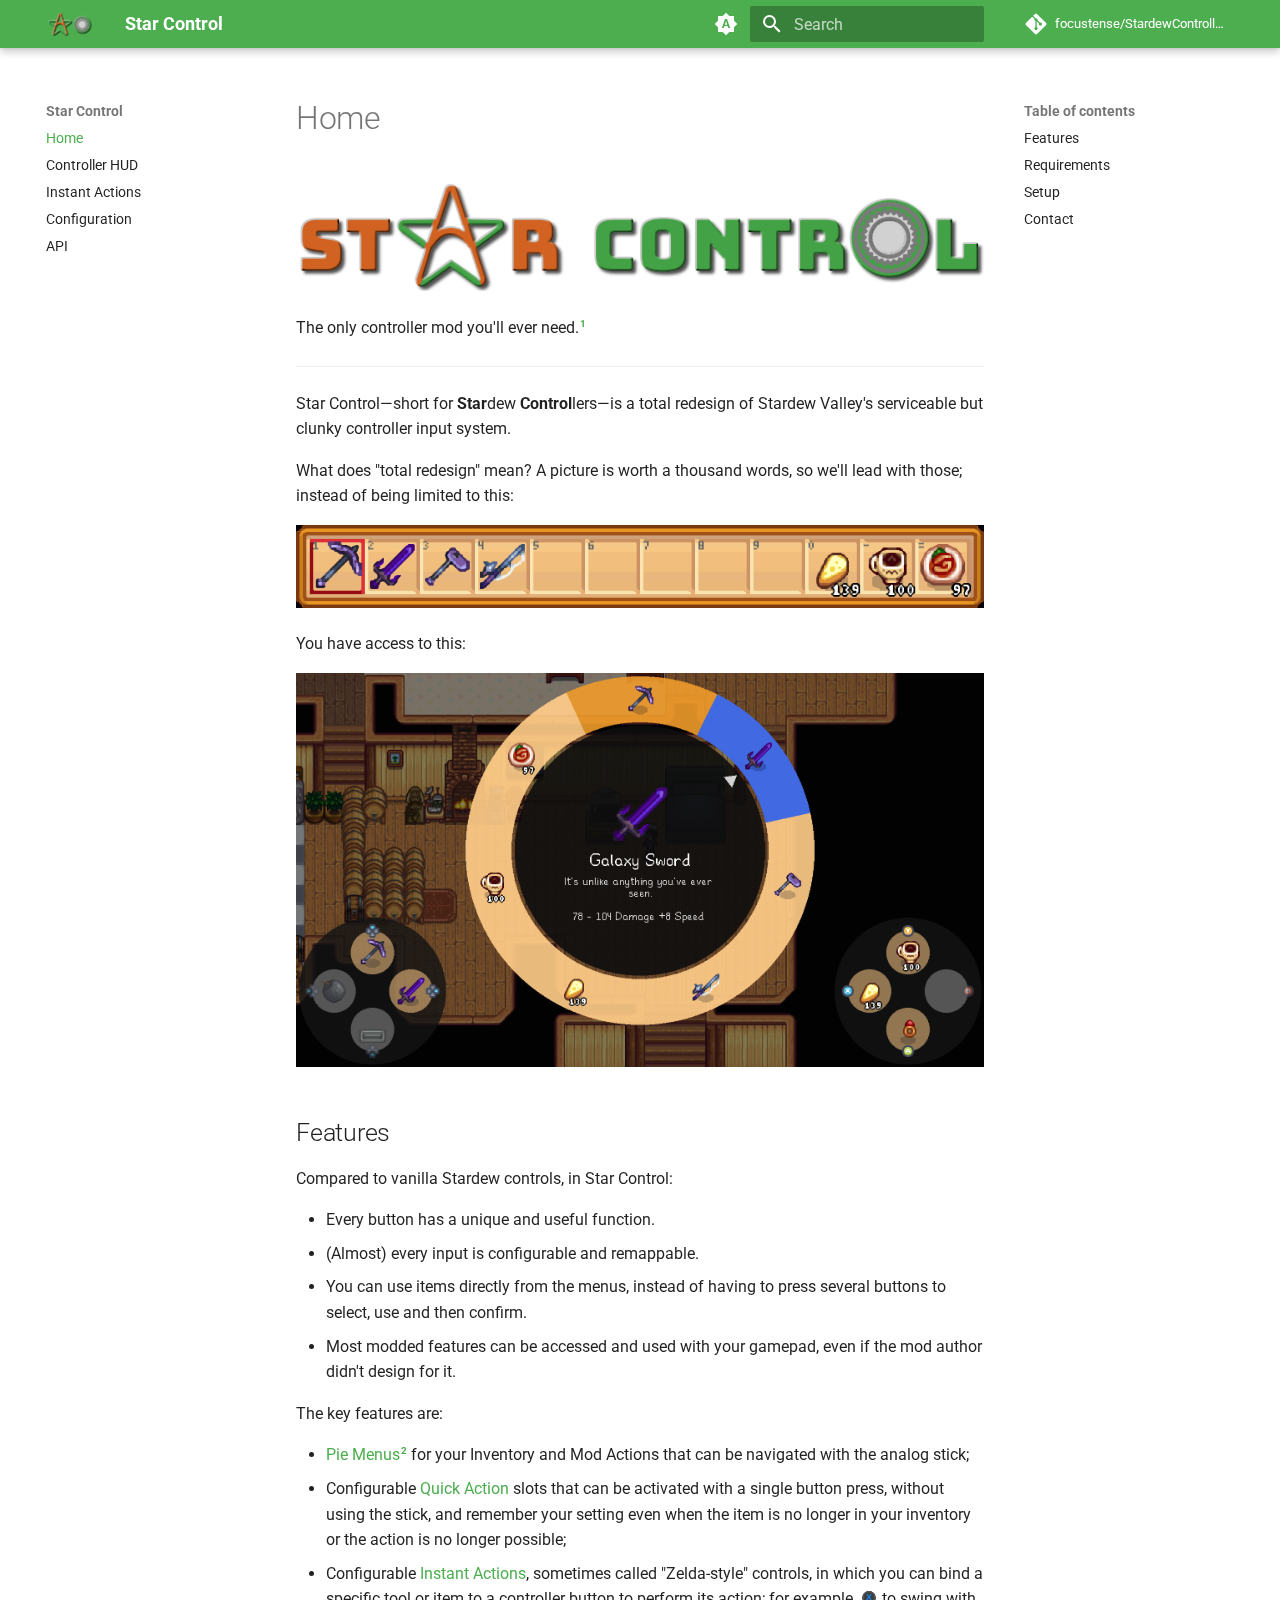
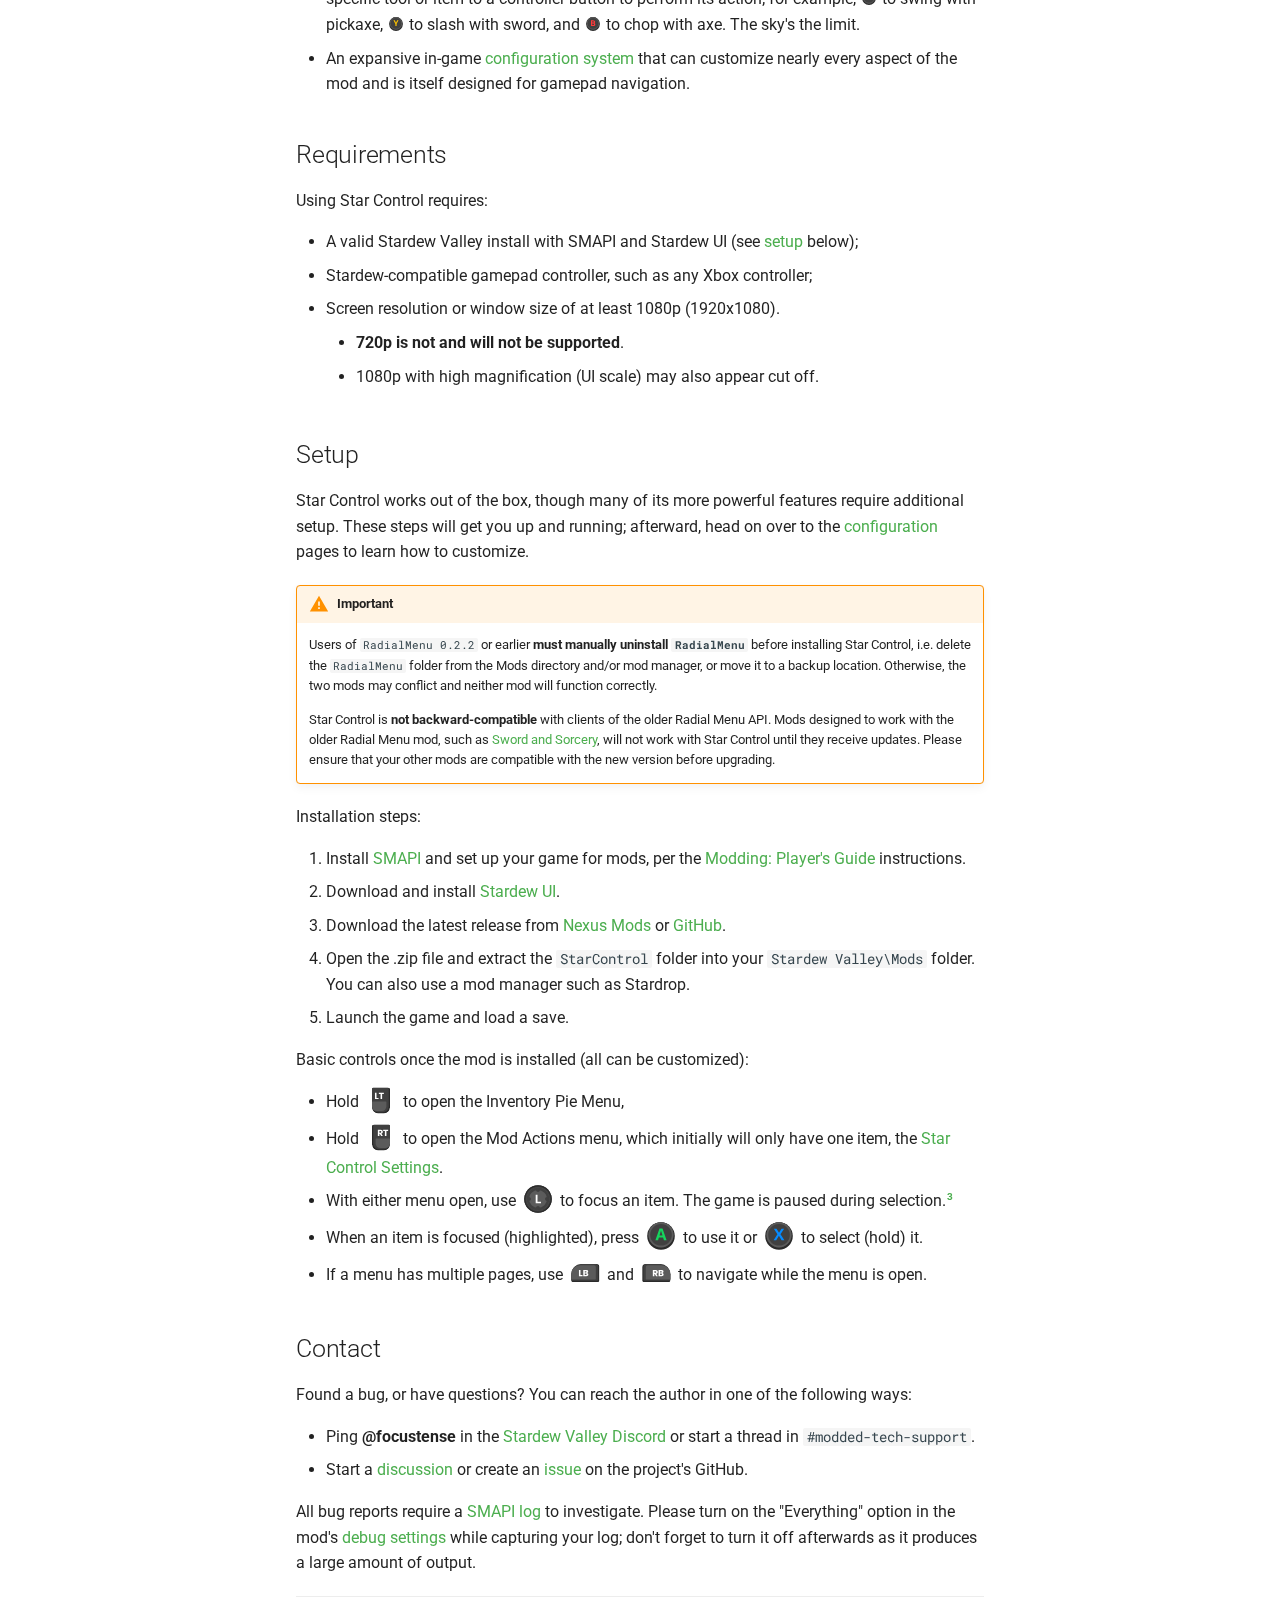
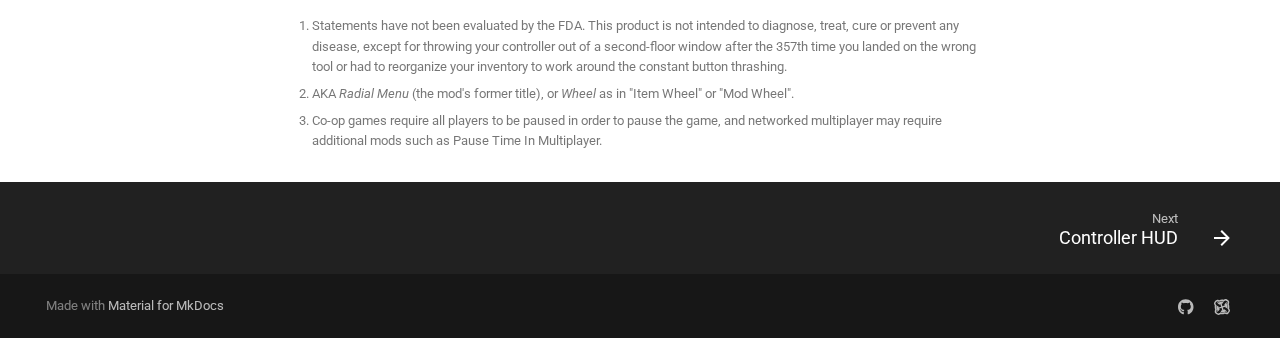
<file: index.html>
<!doctype html>
<html lang="en" class="no-js">
  <head>
    
      <meta charset="utf-8">
      <meta name="viewport" content="width=device-width,initial-scale=1">
      
      
      
        <link rel="canonical" href="https://focustense.github.io/StardewControllers/">
      
      
      
        <link rel="next" href="controller-hud/">
      
      
      <link rel="icon" href="assets/images/favicon.png">
      <meta name="generator" content="mkdocs-1.6.1, mkdocs-material-9.6.3">
    
    
      
        <title>Star Control</title>
      
    
    
      <link rel="stylesheet" href="assets/stylesheets/main.d7758b05.min.css">
      
        
        <link rel="stylesheet" href="assets/stylesheets/palette.06af60db.min.css">
      
      


    
    
      
    
    
      
        
        
        <link rel="preconnect" href="https://fonts.gstatic.com" crossorigin>
        <link rel="stylesheet" href="https://fonts.googleapis.com/css?family=Roboto:300,300i,400,400i,700,700i%7CRoboto+Mono:400,400i,700,700i&display=fallback">
        <style>:root{--md-text-font:"Roboto";--md-code-font:"Roboto Mono"}</style>
      
    
    
      <link rel="stylesheet" href="stylesheets/styles.css">
    
      <link rel="stylesheet" href="stylesheets/github-permalink-style.css">
    
    <script>__md_scope=new URL(".",location),__md_hash=e=>[...e].reduce(((e,_)=>(e<<5)-e+_.charCodeAt(0)),0),__md_get=(e,_=localStorage,t=__md_scope)=>JSON.parse(_.getItem(t.pathname+"."+e)),__md_set=(e,_,t=localStorage,a=__md_scope)=>{try{t.setItem(a.pathname+"."+e,JSON.stringify(_))}catch(e){}}</script>
    
      

    
    
      
        <meta  property="og:type"  content="website" >
      
        <meta  property="og:title"  content="Star Control" >
      
        <meta  property="og:description"  content="None" >
      
        <meta  property="og:image"  content="https://focustense.github.io/StardewControllers/assets/images/social/index.png" >
      
        <meta  property="og:image:type"  content="image/png" >
      
        <meta  property="og:image:width"  content="1200" >
      
        <meta  property="og:image:height"  content="630" >
      
        <meta  property="og:url"  content="https://focustense.github.io/StardewControllers/" >
      
        <meta  name="twitter:card"  content="summary_large_image" >
      
        <meta  name="twitter:title"  content="Star Control" >
      
        <meta  name="twitter:description"  content="None" >
      
        <meta  name="twitter:image"  content="https://focustense.github.io/StardewControllers/assets/images/social/index.png" >
      
    
    
  </head>
  
  
    
    
      
    
    
    
    
    <body dir="ltr" data-md-color-scheme="default" data-md-color-primary="green" data-md-color-accent="indigo">
  
    
    <input class="md-toggle" data-md-toggle="drawer" type="checkbox" id="__drawer" autocomplete="off">
    <input class="md-toggle" data-md-toggle="search" type="checkbox" id="__search" autocomplete="off">
    <label class="md-overlay" for="__drawer"></label>
    <div data-md-component="skip">
      
        
        <a href="#home" class="md-skip">
          Skip to content
        </a>
      
    </div>
    <div data-md-component="announce">
      
    </div>
    
    
      

  

<header class="md-header md-header--shadow" data-md-component="header">
  <nav class="md-header__inner md-grid" aria-label="Header">
    <a href="." title="Star Control" class="md-header__button md-logo" aria-label="Star Control" data-md-component="logo">
      
  <img src="images/logo-mini-beveled.png" alt="logo">

    </a>
    <label class="md-header__button md-icon" for="__drawer">
      
      <svg xmlns="http://www.w3.org/2000/svg" viewBox="0 0 24 24"><path d="M3 6h18v2H3zm0 5h18v2H3zm0 5h18v2H3z"/></svg>
    </label>
    <div class="md-header__title" data-md-component="header-title">
      <div class="md-header__ellipsis">
        <div class="md-header__topic">
          <span class="md-ellipsis">
            Star Control
          </span>
        </div>
        <div class="md-header__topic" data-md-component="header-topic">
          <span class="md-ellipsis">
            
              Home
            
          </span>
        </div>
      </div>
    </div>
    
      
        <form class="md-header__option" data-md-component="palette">
  
    
    
    
    <input class="md-option" data-md-color-media="(prefers-color-scheme)" data-md-color-scheme="default" data-md-color-primary="green" data-md-color-accent="indigo"  aria-label="Switch to light mode"  type="radio" name="__palette" id="__palette_0">
    
      <label class="md-header__button md-icon" title="Switch to light mode" for="__palette_1" hidden>
        <svg xmlns="http://www.w3.org/2000/svg" viewBox="0 0 24 24"><path d="m14.3 16-.7-2h-3.2l-.7 2H7.8L11 7h2l3.2 9zM20 8.69V4h-4.69L12 .69 8.69 4H4v4.69L.69 12 4 15.31V20h4.69L12 23.31 15.31 20H20v-4.69L23.31 12zm-9.15 3.96h2.3L12 9z"/></svg>
      </label>
    
  
    
    
    
    <input class="md-option" data-md-color-media="(prefers-color-scheme: light)" data-md-color-scheme="default" data-md-color-primary="green" data-md-color-accent="indigo"  aria-label="Switch to dark mode"  type="radio" name="__palette" id="__palette_1">
    
      <label class="md-header__button md-icon" title="Switch to dark mode" for="__palette_2" hidden>
        <svg xmlns="http://www.w3.org/2000/svg" viewBox="0 0 24 24"><path d="M12 8a4 4 0 0 0-4 4 4 4 0 0 0 4 4 4 4 0 0 0 4-4 4 4 0 0 0-4-4m0 10a6 6 0 0 1-6-6 6 6 0 0 1 6-6 6 6 0 0 1 6 6 6 6 0 0 1-6 6m8-9.31V4h-4.69L12 .69 8.69 4H4v4.69L.69 12 4 15.31V20h4.69L12 23.31 15.31 20H20v-4.69L23.31 12z"/></svg>
      </label>
    
  
    
    
    
    <input class="md-option" data-md-color-media="(prefers-color-scheme: dark)" data-md-color-scheme="slate" data-md-color-primary="green" data-md-color-accent="indigo"  aria-label="Switch to system preference"  type="radio" name="__palette" id="__palette_2">
    
      <label class="md-header__button md-icon" title="Switch to system preference" for="__palette_0" hidden>
        <svg xmlns="http://www.w3.org/2000/svg" viewBox="0 0 24 24"><path d="M12 18c-.89 0-1.74-.2-2.5-.55C11.56 16.5 13 14.42 13 12s-1.44-4.5-3.5-5.45C10.26 6.2 11.11 6 12 6a6 6 0 0 1 6 6 6 6 0 0 1-6 6m8-9.31V4h-4.69L12 .69 8.69 4H4v4.69L.69 12 4 15.31V20h4.69L12 23.31 15.31 20H20v-4.69L23.31 12z"/></svg>
      </label>
    
  
</form>
      
    
    
      <script>var palette=__md_get("__palette");if(palette&&palette.color){if("(prefers-color-scheme)"===palette.color.media){var media=matchMedia("(prefers-color-scheme: light)"),input=document.querySelector(media.matches?"[data-md-color-media='(prefers-color-scheme: light)']":"[data-md-color-media='(prefers-color-scheme: dark)']");palette.color.media=input.getAttribute("data-md-color-media"),palette.color.scheme=input.getAttribute("data-md-color-scheme"),palette.color.primary=input.getAttribute("data-md-color-primary"),palette.color.accent=input.getAttribute("data-md-color-accent")}for(var[key,value]of Object.entries(palette.color))document.body.setAttribute("data-md-color-"+key,value)}</script>
    
    
    
      <label class="md-header__button md-icon" for="__search">
        
        <svg xmlns="http://www.w3.org/2000/svg" viewBox="0 0 24 24"><path d="M9.5 3A6.5 6.5 0 0 1 16 9.5c0 1.61-.59 3.09-1.56 4.23l.27.27h.79l5 5-1.5 1.5-5-5v-.79l-.27-.27A6.52 6.52 0 0 1 9.5 16 6.5 6.5 0 0 1 3 9.5 6.5 6.5 0 0 1 9.5 3m0 2C7 5 5 7 5 9.5S7 14 9.5 14 14 12 14 9.5 12 5 9.5 5"/></svg>
      </label>
      <div class="md-search" data-md-component="search" role="dialog">
  <label class="md-search__overlay" for="__search"></label>
  <div class="md-search__inner" role="search">
    <form class="md-search__form" name="search">
      <input type="text" class="md-search__input" name="query" aria-label="Search" placeholder="Search" autocapitalize="off" autocorrect="off" autocomplete="off" spellcheck="false" data-md-component="search-query" required>
      <label class="md-search__icon md-icon" for="__search">
        
        <svg xmlns="http://www.w3.org/2000/svg" viewBox="0 0 24 24"><path d="M9.5 3A6.5 6.5 0 0 1 16 9.5c0 1.61-.59 3.09-1.56 4.23l.27.27h.79l5 5-1.5 1.5-5-5v-.79l-.27-.27A6.52 6.52 0 0 1 9.5 16 6.5 6.5 0 0 1 3 9.5 6.5 6.5 0 0 1 9.5 3m0 2C7 5 5 7 5 9.5S7 14 9.5 14 14 12 14 9.5 12 5 9.5 5"/></svg>
        
        <svg xmlns="http://www.w3.org/2000/svg" viewBox="0 0 24 24"><path d="M20 11v2H8l5.5 5.5-1.42 1.42L4.16 12l7.92-7.92L13.5 5.5 8 11z"/></svg>
      </label>
      <nav class="md-search__options" aria-label="Search">
        
        <button type="reset" class="md-search__icon md-icon" title="Clear" aria-label="Clear" tabindex="-1">
          
          <svg xmlns="http://www.w3.org/2000/svg" viewBox="0 0 24 24"><path d="M19 6.41 17.59 5 12 10.59 6.41 5 5 6.41 10.59 12 5 17.59 6.41 19 12 13.41 17.59 19 19 17.59 13.41 12z"/></svg>
        </button>
      </nav>
      
    </form>
    <div class="md-search__output">
      <div class="md-search__scrollwrap" tabindex="0" data-md-scrollfix>
        <div class="md-search-result" data-md-component="search-result">
          <div class="md-search-result__meta">
            Initializing search
          </div>
          <ol class="md-search-result__list" role="presentation"></ol>
        </div>
      </div>
    </div>
  </div>
</div>
    
    
      <div class="md-header__source">
        <a href="https://github.com/focustense/StardewControllers" title="Go to repository" class="md-source" data-md-component="source">
  <div class="md-source__icon md-icon">
    
    <svg xmlns="http://www.w3.org/2000/svg" viewBox="0 0 448 512"><!--! Font Awesome Free 6.7.2 by @fontawesome - https://fontawesome.com License - https://fontawesome.com/license/free (Icons: CC BY 4.0, Fonts: SIL OFL 1.1, Code: MIT License) Copyright 2024 Fonticons, Inc.--><path d="M439.55 236.05 244 40.45a28.87 28.87 0 0 0-40.81 0l-40.66 40.63 51.52 51.52c27.06-9.14 52.68 16.77 43.39 43.68l49.66 49.66c34.23-11.8 61.18 31 35.47 56.69-26.49 26.49-70.21-2.87-56-37.34L240.22 199v121.85c25.3 12.54 22.26 41.85 9.08 55a34.34 34.34 0 0 1-48.55 0c-17.57-17.6-11.07-46.91 11.25-56v-123c-20.8-8.51-24.6-30.74-18.64-45L142.57 101 8.45 235.14a28.86 28.86 0 0 0 0 40.81l195.61 195.6a28.86 28.86 0 0 0 40.8 0l194.69-194.69a28.86 28.86 0 0 0 0-40.81"/></svg>
  </div>
  <div class="md-source__repository">
    focustense/StardewControllers
  </div>
</a>
      </div>
    
  </nav>
  
</header>
    
    <div class="md-container" data-md-component="container">
      
      
        
          
        
      
      <main class="md-main" data-md-component="main">
        <div class="md-main__inner md-grid">
          
            
              
              <div class="md-sidebar md-sidebar--primary" data-md-component="sidebar" data-md-type="navigation" >
                <div class="md-sidebar__scrollwrap">
                  <div class="md-sidebar__inner">
                    



<nav class="md-nav md-nav--primary" aria-label="Navigation" data-md-level="0">
  <label class="md-nav__title" for="__drawer">
    <a href="." title="Star Control" class="md-nav__button md-logo" aria-label="Star Control" data-md-component="logo">
      
  <img src="images/logo-mini-beveled.png" alt="logo">

    </a>
    Star Control
  </label>
  
    <div class="md-nav__source">
      <a href="https://github.com/focustense/StardewControllers" title="Go to repository" class="md-source" data-md-component="source">
  <div class="md-source__icon md-icon">
    
    <svg xmlns="http://www.w3.org/2000/svg" viewBox="0 0 448 512"><!--! Font Awesome Free 6.7.2 by @fontawesome - https://fontawesome.com License - https://fontawesome.com/license/free (Icons: CC BY 4.0, Fonts: SIL OFL 1.1, Code: MIT License) Copyright 2024 Fonticons, Inc.--><path d="M439.55 236.05 244 40.45a28.87 28.87 0 0 0-40.81 0l-40.66 40.63 51.52 51.52c27.06-9.14 52.68 16.77 43.39 43.68l49.66 49.66c34.23-11.8 61.18 31 35.47 56.69-26.49 26.49-70.21-2.87-56-37.34L240.22 199v121.85c25.3 12.54 22.26 41.85 9.08 55a34.34 34.34 0 0 1-48.55 0c-17.57-17.6-11.07-46.91 11.25-56v-123c-20.8-8.51-24.6-30.74-18.64-45L142.57 101 8.45 235.14a28.86 28.86 0 0 0 0 40.81l195.61 195.6a28.86 28.86 0 0 0 40.8 0l194.69-194.69a28.86 28.86 0 0 0 0-40.81"/></svg>
  </div>
  <div class="md-source__repository">
    focustense/StardewControllers
  </div>
</a>
    </div>
  
  <ul class="md-nav__list" data-md-scrollfix>
    
      
      
  
  
    
  
  
  
    <li class="md-nav__item md-nav__item--active">
      
      <input class="md-nav__toggle md-toggle" type="checkbox" id="__toc">
      
      
        
      
      
        <label class="md-nav__link md-nav__link--active" for="__toc">
          
  
  <span class="md-ellipsis">
    Home
    
  </span>
  

          <span class="md-nav__icon md-icon"></span>
        </label>
      
      <a href="." class="md-nav__link md-nav__link--active">
        
  
  <span class="md-ellipsis">
    Home
    
  </span>
  

      </a>
      
        

<nav class="md-nav md-nav--secondary" aria-label="Table of contents">
  
  
  
    
  
  
    <label class="md-nav__title" for="__toc">
      <span class="md-nav__icon md-icon"></span>
      Table of contents
    </label>
    <ul class="md-nav__list" data-md-component="toc" data-md-scrollfix>
      
        <li class="md-nav__item">
  <a href="#features" class="md-nav__link">
    <span class="md-ellipsis">
      Features
    </span>
  </a>
  
</li>
      
        <li class="md-nav__item">
  <a href="#requirements" class="md-nav__link">
    <span class="md-ellipsis">
      Requirements
    </span>
  </a>
  
</li>
      
        <li class="md-nav__item">
  <a href="#setup" class="md-nav__link">
    <span class="md-ellipsis">
      Setup
    </span>
  </a>
  
</li>
      
        <li class="md-nav__item">
  <a href="#contact" class="md-nav__link">
    <span class="md-ellipsis">
      Contact
    </span>
  </a>
  
</li>
      
    </ul>
  
</nav>
      
    </li>
  

    
      
      
  
  
  
  
    <li class="md-nav__item">
      <a href="controller-hud/" class="md-nav__link">
        
  
  <span class="md-ellipsis">
    Controller HUD
    
  </span>
  

      </a>
    </li>
  

    
      
      
  
  
  
  
    <li class="md-nav__item">
      <a href="instant-actions/" class="md-nav__link">
        
  
  <span class="md-ellipsis">
    Instant Actions
    
  </span>
  

      </a>
    </li>
  

    
      
      
  
  
  
  
    <li class="md-nav__item">
      <a href="configuration/" class="md-nav__link">
        
  
  <span class="md-ellipsis">
    Configuration
    
  </span>
  

      </a>
    </li>
  

    
      
      
  
  
  
  
    <li class="md-nav__item">
      <a href="api/" class="md-nav__link">
        
  
  <span class="md-ellipsis">
    API
    
  </span>
  

      </a>
    </li>
  

    
  </ul>
</nav>
                  </div>
                </div>
              </div>
            
            
              
              <div class="md-sidebar md-sidebar--secondary" data-md-component="sidebar" data-md-type="toc" >
                <div class="md-sidebar__scrollwrap">
                  <div class="md-sidebar__inner">
                    

<nav class="md-nav md-nav--secondary" aria-label="Table of contents">
  
  
  
    
  
  
    <label class="md-nav__title" for="__toc">
      <span class="md-nav__icon md-icon"></span>
      Table of contents
    </label>
    <ul class="md-nav__list" data-md-component="toc" data-md-scrollfix>
      
        <li class="md-nav__item">
  <a href="#features" class="md-nav__link">
    <span class="md-ellipsis">
      Features
    </span>
  </a>
  
</li>
      
        <li class="md-nav__item">
  <a href="#requirements" class="md-nav__link">
    <span class="md-ellipsis">
      Requirements
    </span>
  </a>
  
</li>
      
        <li class="md-nav__item">
  <a href="#setup" class="md-nav__link">
    <span class="md-ellipsis">
      Setup
    </span>
  </a>
  
</li>
      
        <li class="md-nav__item">
  <a href="#contact" class="md-nav__link">
    <span class="md-ellipsis">
      Contact
    </span>
  </a>
  
</li>
      
    </ul>
  
</nav>
                  </div>
                </div>
              </div>
            
          
          
            <div class="md-content" data-md-component="content">
              <article class="md-content__inner md-typeset">
                
                  


  
  


<h1 id="home">Home</h1>
<p><a href="https://www.nexusmods.com/stardewvalley/mods/25257"><img alt="Star Control Logo" src="images/logo-beveled.png" /></a></p>
<p>The only controller mod you'll ever need.<sup id="fnref:1"><a class="footnote-ref" href="#fn:1">1</a></sup></p>
<hr />
<p>Star Control—short for <strong>Star</strong>dew <strong>Control</strong>lers—is a total redesign of Stardew Valley's serviceable but clunky controller input system.</p>
<p>What does "total redesign" mean? A picture is worth a thousand words, so we'll lead with those; instead of being limited to this:</p>
<p><img alt="Vanilla toolbar screenshot" src="images/screenshot-vanilla-toolbar.png" /></p>
<p>You have access to this:</p>
<p><img alt="Controller menu screenshot" src="images/screenshot-controller-overlay.png" /></p>
<h2 id="features">Features</h2>
<p>Compared to vanilla Stardew controls, in Star Control:</p>
<ul>
<li>Every button has a unique and useful function.</li>
<li>(Almost) every input is configurable and remappable.</li>
<li>You can use items directly from the menus, instead of having to press several buttons to select, use and then confirm.</li>
<li>Most modded features can be accessed and used with your gamepad, even if the mod author didn't design for it.</li>
</ul>
<p>The key features are:</p>
<ul>
<li><a href="controller-hud/#pie-menus">Pie Menus</a><sup id="fnref:2"><a class="footnote-ref" href="#fn:2">2</a></sup> for your Inventory and Mod Actions that can be navigated with the analog stick;</li>
<li>Configurable <a href="controller-hud/#quick-actions">Quick Action</a> slots that can be activated with a single button press, without using the stick, and remember your setting even when the item is no longer in your inventory or the action is no longer possible;</li>
<li>Configurable <a href="instant-actions/">Instant Actions</a>, sometimes called "Zelda-style" controls, in which you can bind a specific tool or item to a controller button to perform its action; for example, <span class="twemoji"><svg xmlns="http://www.w3.org/2000/svg" xmlns:xlink="http://www.w3.org/1999/xlink" width="120" height="120" viewBox="0 0 120 120">
  <defs>
    <clipPath id="clip-path">
      <rect id="Rectangle_74" data-name="Rectangle 74" width="120" height="120"/>
    </clipPath>
  </defs>
  <g id="button_xbox_digital_x_1" clip-path="url(#clip-path)">
    <g id="button_xbox_X_1">
      <g id="Button_-_XBOX_X" data-name="Button - XBOX X" clip-path="url(#clip-path)">
        <g id="Border_white_-_outer" data-name="Border white - outer" transform="translate(14 14)">
          <g id="Border_white_-_outer-2" data-name="Border white - outer" fill="none" stroke="#fff" stroke-width="2">
            <circle cx="46" cy="46" r="46" stroke="none"/>
            <circle cx="46" cy="46" r="45" fill="none"/>
          </g>
        </g>
        <g id="Border_white_-_inner" data-name="Border white - inner" transform="translate(14 14)">
          <g id="Border_white_-_inner-2" data-name="Border white - inner" fill="none" stroke="#fff" stroke-width="4">
            <circle cx="46" cy="46" r="46" stroke="none"/>
            <circle cx="46" cy="46" r="48" fill="none"/>
          </g>
        </g>
        <g id="Button_-_Base" data-name="Button - Base" transform="translate(14 14)">
          <circle id="Button_-_Base-2" data-name="Button - Base" cx="46" cy="46" r="46" fill="#2a2a2a"/>
        </g>
        <g id="Button_-_Top" data-name="Button - Top" transform="translate(18 14)">
          <g id="Button_-_Top-2" data-name="Button - Top" fill="#404040" stroke="#5b5b5b" stroke-width="6">
            <circle cx="42" cy="42" r="42" stroke="none"/>
            <circle cx="42" cy="42" r="39" fill="none"/>
          </g>
        </g>
        <path id="Path_122" data-name="Path 122" d="M18.009,0H8.675L-.29-14.581-9.255,0h-8.754L-5.221-19.881-17.191-38.549h9.018L.132-24.68,8.279-38.549h8.807L4.983-19.433Z" transform="translate(60 74)" fill="#068bff"/>
      </g>
    </g>
  </g>
</svg>
</span> to swing with pickaxe, <span class="twemoji"><svg xmlns="http://www.w3.org/2000/svg" xmlns:xlink="http://www.w3.org/1999/xlink" width="120" height="120" viewBox="0 0 120 120">
  <defs>
    <clipPath id="clip-path">
      <rect id="Rectangle_75" data-name="Rectangle 75" width="120" height="120"/>
    </clipPath>
  </defs>
  <g id="button_xbox_digital_y_1" clip-path="url(#clip-path)">
    <g id="button_xbox_digital_y_1-2" data-name="button_xbox_digital_y_1">
      <g id="Button_-_XBOX_Y" data-name="Button - XBOX Y" clip-path="url(#clip-path)">
        <g id="Border_white_-_outer" data-name="Border white - outer" transform="translate(14 14)">
          <g id="Border_white_-_outer-2" data-name="Border white - outer" fill="none" stroke="#fff" stroke-width="2">
            <circle cx="46" cy="46" r="46" stroke="none"/>
            <circle cx="46" cy="46" r="45" fill="none"/>
          </g>
        </g>
        <g id="Border_white_-_inner" data-name="Border white - inner" transform="translate(14 14)">
          <g id="Border_white_-_inner-2" data-name="Border white - inner" fill="none" stroke="#fff" stroke-width="4">
            <circle cx="46" cy="46" r="46" stroke="none"/>
            <circle cx="46" cy="46" r="48" fill="none"/>
          </g>
        </g>
        <g id="Button_-_Base" data-name="Button - Base" transform="translate(14 14)">
          <circle id="Button_-_Base-2" data-name="Button - Base" cx="46" cy="46" r="46" fill="#2a2a2a"/>
        </g>
        <g id="Button_-_Top" data-name="Button - Top" transform="translate(18 14)">
          <g id="Button_-_Top-2" data-name="Button - Top" fill="#404040" stroke="#5b5b5b" stroke-width="6">
            <circle cx="42" cy="42" r="42" stroke="none"/>
            <circle cx="42" cy="42" r="39" fill="none"/>
          </g>
        </g>
        <path id="Path_125" data-name="Path 125" d="M0-22.676,8.042-38.549h8.807L4.061-15V0H-4.061V-14.739l-12.788-23.81h8.859Z" transform="translate(60 74)" fill="#ffc400"/>
      </g>
    </g>
  </g>
</svg>
</span> to slash with sword, and <span class="twemoji"><svg xmlns="http://www.w3.org/2000/svg" xmlns:xlink="http://www.w3.org/1999/xlink" width="120" height="120" viewBox="0 0 120 120">
  <defs>
    <clipPath id="clip-path">
      <rect id="Rectangle_72" data-name="Rectangle 72" width="120" height="120"/>
    </clipPath>
  </defs>
  <g id="button_xbox_digital_b_1" clip-path="url(#clip-path)">
    <g id="button_xbox_B_1">
      <g id="Button_-_XBOX_A" data-name="Button - XBOX A" clip-path="url(#clip-path)">
        <g id="Border_white_-_outer" data-name="Border white - outer" transform="translate(14 14)">
          <g id="Border_white_-_outer-2" data-name="Border white - outer" fill="none" stroke="#fff" stroke-width="2">
            <circle cx="46" cy="46" r="46" stroke="none"/>
            <circle cx="46" cy="46" r="45" fill="none"/>
          </g>
        </g>
        <g id="Border_white_-_inner" data-name="Border white - inner" transform="translate(14 14)">
          <g id="Border_white_-_inner-2" data-name="Border white - inner" fill="none" stroke="#fff" stroke-width="4">
            <circle cx="46" cy="46" r="46" stroke="none"/>
            <circle cx="46" cy="46" r="48" fill="none"/>
          </g>
        </g>
        <g id="Button_-_Base" data-name="Button - Base" transform="translate(14 14)">
          <circle id="Button_-_Base-2" data-name="Button - Base" cx="46" cy="46" r="46" fill="#2a2a2a"/>
        </g>
        <g id="Button_-_Top" data-name="Button - Top" transform="translate(18 14)">
          <g id="Button_-_Top-2" data-name="Button - Top" fill="#404040" stroke="#5b5b5b" stroke-width="6">
            <circle cx="42" cy="42" r="42" stroke="none"/>
            <circle cx="42" cy="42" r="39" fill="none"/>
          </g>
        </g>
        <path id="Path_119" data-name="Path 119" d="M-13.289-38.549h12q8.2,0,11.9,2.333t3.7,7.422A9.352,9.352,0,0,1,12.7-23.124a6.478,6.478,0,0,1-4.311,2.663v.264a8.493,8.493,0,0,1,5.287,3.059,9.951,9.951,0,0,1,1.622,5.959,9.82,9.82,0,0,1-3.81,8.227Q7.673,0,1.134,0H-13.289Zm8.174,15.267H-.369a8.677,8.677,0,0,0,4.812-1.028,3.836,3.836,0,0,0,1.49-3.4,3.4,3.4,0,0,0-1.622-3.177,10.423,10.423,0,0,0-5.128-.962h-4.3Zm0,6.486V-6.75H.211A7.9,7.9,0,0,0,5.194-8.042,4.769,4.769,0,0,0,6.8-12q0-4.8-6.855-4.8Z" transform="translate(60 74)" fill="#ff3b3b"/>
      </g>
    </g>
  </g>
</svg>
</span> to chop with axe. The sky's the limit.</li>
<li>An expansive in-game <a href="configuration/">configuration system</a> that can customize nearly every aspect of the mod and is itself designed for gamepad navigation.</li>
</ul>
<h2 id="requirements">Requirements</h2>
<p>Using Star Control requires:</p>
<ul>
<li>A valid Stardew Valley install with SMAPI and Stardew UI (see <a href="#setup">setup</a> below);</li>
<li>Stardew-compatible gamepad controller, such as any Xbox controller;</li>
<li>Screen resolution or window size of at least 1080p (1920x1080).<ul>
<li><strong>720p is not and will not be supported</strong>.</li>
<li>1080p with high magnification (UI scale) may also appear cut off.</li>
</ul>
</li>
</ul>
<h2 id="setup">Setup</h2>
<p>Star Control works out of the box, though many of its more powerful features require additional setup. These steps will get you up and running; afterward, head on over to the <a href="configuration/">configuration</a> pages to learn how to customize.</p>
<div class="admonition warning">
<p class="admonition-title">Important</p>
<p>Users of <code>RadialMenu 0.2.2</code> or earlier <strong>must manually uninstall <code>RadialMenu</code></strong> before installing Star Control, i.e. delete the <code>RadialMenu</code> folder from the Mods directory and/or mod manager, or move it to a backup location. Otherwise, the two mods may conflict and neither mod will function correctly.</p>
<p>Star Control is <strong>not backward-compatible</strong> with clients of the older Radial Menu API. Mods designed to work with the older Radial Menu mod, such as <a href="https://www.nexusmods.com/stardewvalley/mods/12369">Sword and Sorcery</a>, will not work with Star Control until they receive updates. Please ensure that your other mods are compatible with the new version before upgrading.</p>
</div>
<p>Installation steps:</p>
<ol>
<li>Install <a href="https://smapio.io">SMAPI</a> and set up your game for mods, per the <a href="https://stardewvalleywiki.com/Modding:Player_Guide/Getting_Started">Modding: Player's Guide</a> instructions.</li>
<li>Download and install <a href="https://www.nexusmods.com/stardewvalley/mods/28870">Stardew UI</a>.</li>
<li>Download the latest release from <a href="https://www.nexusmods.com/stardewvalley/mods/25257">Nexus Mods</a> or <a href="https://github.com/focustense/StardewControllers/releases">GitHub</a>.</li>
<li>Open the .zip file and extract the <code>StarControl</code> folder into your <code>Stardew Valley\Mods</code> folder. You can also use a mod manager such as Stardrop.</li>
<li>Launch the game and load a save.</li>
</ol>
<p>Basic controls once the mod is installed (all can be customized):</p>
<ul>
<li>Hold <span class="twemoji big"><svg xmlns="http://www.w3.org/2000/svg" xmlns:xlink="http://www.w3.org/1999/xlink" width="120" height="120" viewBox="0 0 120 120">
  <defs>
    <clipPath id="clip-button_xbox_analog_trigger_light_1">
      <rect width="120" height="120"/>
    </clipPath>
  </defs>
  <g id="button_xbox_analog_trigger_light_1" clip-path="url(#clip-button_xbox_analog_trigger_light_1)">
    <g id="Rectangle_49" data-name="Rectangle 49" transform="translate(30 105) rotate(-90)" fill="#2a2a2a" stroke="#fff" stroke-width="4">
      <path d="M20,0H82a4,4,0,0,1,4,4V56a4,4,0,0,1-4,4H20A20,20,0,0,1,0,40V20A20,20,0,0,1,20,0Z" stroke="none"/>
      <path d="M20-2H82a6,6,0,0,1,6,6V56a6,6,0,0,1-6,6H20A22,22,0,0,1-2,40V20A22,22,0,0,1,20-2Z" fill="none"/>
    </g>
    <path id="Rectangle_50" data-name="Rectangle 50" d="M20,0H78a4,4,0,0,1,4,4V52a4,4,0,0,1-4,4H20A20,20,0,0,1,0,36V20A20,20,0,0,1,20,0Z" transform="translate(30 101) rotate(-90)" fill="#404040"/>
    <path id="Rectangle_52" data-name="Rectangle 52" d="M16,0H30a2,2,0,0,1,2,2V46a2,2,0,0,1-2,2H16A16,16,0,0,1,0,32V16A16,16,0,0,1,16,0Z" transform="translate(30 97) rotate(-90)" fill="#5b5b5b"/>
    <path id="Path_142" data-name="Path 142" d="M-8.97-3.93h6.84V0H-14.1V-21.21h5.13ZM15.48-21.21v4.08H9.72V0H4.56V-17.13h-5.7v-4.08Z" transform="translate(54 57)" fill="#fff"/>
  </g>
</svg>
</span> to open the Inventory Pie Menu,</li>
<li>Hold <span class="twemoji big"><svg xmlns="http://www.w3.org/2000/svg" xmlns:xlink="http://www.w3.org/1999/xlink" width="120" height="120" viewBox="0 0 120 120">
  <defs>
    <clipPath id="clip-button_xbox_analog_trigger_light_2">
      <rect width="120" height="120"/>
    </clipPath>
  </defs>
  <g id="button_xbox_analog_trigger_light_2" clip-path="url(#clip-button_xbox_analog_trigger_light_2)">
    <g id="Rectangle_49" data-name="Rectangle 49" transform="translate(30 105) rotate(-90)" fill="#2a2a2a" stroke="#fff" stroke-width="4">
      <path d="M20,0H82a4,4,0,0,1,4,4V56a4,4,0,0,1-4,4H20A20,20,0,0,1,0,40V20A20,20,0,0,1,20,0Z" stroke="none"/>
      <path d="M20-2H82a6,6,0,0,1,6,6V56a6,6,0,0,1-6,6H20A22,22,0,0,1-2,40V20A22,22,0,0,1,20-2Z" fill="none"/>
    </g>
    <path id="Rectangle_50" data-name="Rectangle 50" d="M20,0H78a4,4,0,0,1,4,4V52a4,4,0,0,1-4,4H20A20,20,0,0,1,0,36V20A20,20,0,0,1,20,0Z" transform="translate(34 101) rotate(-90)" fill="#404040"/>
    <path id="Rectangle_52" data-name="Rectangle 52" d="M16,0H30a2,2,0,0,1,2,2V46a2,2,0,0,1-2,2H16A16,16,0,0,1,0,32V16A16,16,0,0,1,16,0Z" transform="translate(42 97) rotate(-90)" fill="#5b5b5b"/>
    <path id="Path_143" data-name="Path 143" d="M-5.58,0l-4.59-8.01h-1.17V0h-5.13V-21.21h8.76a9.457,9.457,0,0,1,4.26.87A6.008,6.008,0,0,1-.84-17.955,6.832,6.832,0,0,1,.03-14.49a6.159,6.159,0,0,1-1.275,3.93,6.517,6.517,0,0,1-3.7,2.22L.09,0Zm-5.76-11.52h3.18A3.2,3.2,0,0,0-5.91-12.2a2.605,2.605,0,0,0,.72-1.995,2.645,2.645,0,0,0-.735-1.98,3.08,3.08,0,0,0-2.235-.72h-3.18Zm29.19-9.69v4.08H12.09V0H6.93V-17.13H1.23v-4.08Z" transform="translate(66 57)" fill="#fff"/>
  </g>
</svg>
</span> to open the Mod Actions menu, which initially will only have one item, the <a href="configuration/">Star Control Settings</a>.</li>
<li>With either menu open, use <span class="twemoji big"><svg xmlns="http://www.w3.org/2000/svg" xmlns:xlink="http://www.w3.org/1999/xlink" width="120" height="120" viewBox="0 0 120 120">
  <defs>
    <clipPath id="clip-button_xbox_analog_l">
      <rect width="120" height="120"/>
    </clipPath>
  </defs>
  <g id="button_xbox_analog_l" clip-path="url(#clip-button_xbox_analog_l)">
    <g id="Border_white_-_outer" data-name="Border white - outer" transform="translate(10 10)">
      <g id="Border_white_-_outer-2" data-name="Border white - outer" fill="none" stroke="#fff" stroke-width="4">
        <circle cx="50" cy="50" r="50" stroke="none"/>
        <circle cx="50" cy="50" r="48" fill="none"/>
      </g>
    </g>
    <g id="Border_white_-_inner" data-name="Border white - inner" transform="translate(18 18)">
      <g id="Border_white_-_inner-2" data-name="Border white - inner" fill="none" stroke="#fff" stroke-width="4">
        <circle cx="42" cy="42" r="42" stroke="none"/>
        <circle cx="42" cy="42" r="44" fill="none"/>
      </g>
    </g>
    <g id="Button_-_Base" data-name="Button - Base" transform="translate(14 14)">
      <g id="Button_-_Base-2" data-name="Button - Base" fill="#404040" stroke="#2a2a2a" stroke-width="8">
        <circle cx="46" cy="46" r="46" stroke="none"/>
        <circle cx="46" cy="46" r="42" fill="none"/>
      </g>
    </g>
    <g id="Button_-_Top" data-name="Button - Top" transform="translate(18 18)">
      <path id="Button_-_Top-2" data-name="Button - Top" d="M42,0A42,42,0,1,1,12.3,12.3,42,42,0,0,1,42,0Z" fill="#404040"/>
    </g>
    <g id="Button_-_Top_Alt" data-name="Button - Top Alt" transform="translate(22 22)">
      <g id="Button_-_Top-3" data-name="Button - Top" fill="#5b5b5b" stroke="#404040" stroke-width="8">
        <circle cx="38" cy="38" r="38" stroke="none"/>
        <circle cx="38" cy="38" r="34" fill="none"/>
      </g>
    </g>
    <g id="Component_12_3" data-name="Component 12 – 3" transform="translate(24 24)">
      <g id="Ellipse_41" data-name="Ellipse 41" transform="translate(30)" fill="#404040" stroke="#404040" stroke-width="4">
        <circle cx="6" cy="6" r="6" stroke="none"/>
        <circle cx="6" cy="6" r="4" fill="none"/>
      </g>
      <g id="Ellipse_44" data-name="Ellipse 44" transform="translate(30 60)" fill="#404040" stroke="#404040" stroke-width="4">
        <circle cx="6" cy="6" r="6" stroke="none"/>
        <circle cx="6" cy="6" r="4" fill="none"/>
      </g>
      <g id="Ellipse_42" data-name="Ellipse 42" transform="translate(0 30)" fill="#404040" stroke="#404040" stroke-width="4">
        <circle cx="6" cy="6" r="6" stroke="none"/>
        <circle cx="6" cy="6" r="4" fill="none"/>
      </g>
      <g id="Ellipse_43" data-name="Ellipse 43" transform="translate(60 30)" fill="#404040" stroke="#404040" stroke-width="4">
        <circle cx="6" cy="6" r="6" stroke="none"/>
        <circle cx="6" cy="6" r="4" fill="none"/>
      </g>
    </g>
    <path id="Path_61" data-name="Path 61" d="M-7.705,0V-28.555H-1.65V-5H9.932V0Z" transform="translate(60 74)" fill="#fff"/>
  </g>
</svg>
</span> to focus an item. The game is paused during selection.<sup id="fnref:3"><a class="footnote-ref" href="#fn:3">3</a></sup></li>
<li>When an item is focused (highlighted), press <span class="twemoji big"><svg xmlns="http://www.w3.org/2000/svg" xmlns:xlink="http://www.w3.org/1999/xlink" width="120" height="120" viewBox="0 0 120 120">
  <defs>
    <clipPath id="clip-path">
      <rect id="Rectangle_73" data-name="Rectangle 73" width="120" height="120"/>
    </clipPath>
  </defs>
  <g id="button_xbox_digital_a_1" clip-path="url(#clip-path)">
    <g id="button_xbox_digital_a_1-2" data-name="button_xbox_digital_a_1">
      <g id="Button_-_XBOX_B" data-name="Button - XBOX B" clip-path="url(#clip-path)">
        <g id="Border_white_-_outer" data-name="Border white - outer" transform="translate(14 14)">
          <g id="Border_white_-_outer-2" data-name="Border white - outer" fill="none" stroke="#fff" stroke-width="2">
            <circle cx="46" cy="46" r="46" stroke="none"/>
            <circle cx="46" cy="46" r="45" fill="none"/>
          </g>
        </g>
        <g id="Border_white_-_inner" data-name="Border white - inner" transform="translate(14 14)">
          <g id="Border_white_-_inner-2" data-name="Border white - inner" fill="none" stroke="#fff" stroke-width="4">
            <circle cx="46" cy="46" r="46" stroke="none"/>
            <circle cx="46" cy="46" r="48" fill="none"/>
          </g>
        </g>
        <g id="Button_-_Base" data-name="Button - Base" transform="translate(14 14)">
          <circle id="Button_-_Base-2" data-name="Button - Base" cx="46" cy="46" r="46" fill="#2a2a2a"/>
        </g>
        <g id="Button_-_Top" data-name="Button - Top" transform="translate(18 14)">
          <g id="Button_-_Top-2" data-name="Button - Top" fill="#404040" stroke="#5b5b5b" stroke-width="6">
            <circle cx="42" cy="42" r="42" stroke="none"/>
            <circle cx="42" cy="42" r="39" fill="none"/>
          </g>
        </g>
        <path id="Path_116" data-name="Path 116" d="M9.822,0,7.027-9.176H-7.027L-9.822,0h-8.807L-5.023-38.707H4.97L18.628,0ZM5.076-16.031Q1.2-28.5.712-30.138t-.7-2.584q-.87,3.375-4.983,16.69Z" transform="translate(60 74)" fill="#16d65d"/>
      </g>
    </g>
  </g>
</svg>
</span> to use it or <span class="twemoji big"><svg xmlns="http://www.w3.org/2000/svg" xmlns:xlink="http://www.w3.org/1999/xlink" width="120" height="120" viewBox="0 0 120 120">
  <defs>
    <clipPath id="clip-path">
      <rect id="Rectangle_74" data-name="Rectangle 74" width="120" height="120"/>
    </clipPath>
  </defs>
  <g id="button_xbox_digital_x_1" clip-path="url(#clip-path)">
    <g id="button_xbox_X_1">
      <g id="Button_-_XBOX_X" data-name="Button - XBOX X" clip-path="url(#clip-path)">
        <g id="Border_white_-_outer" data-name="Border white - outer" transform="translate(14 14)">
          <g id="Border_white_-_outer-2" data-name="Border white - outer" fill="none" stroke="#fff" stroke-width="2">
            <circle cx="46" cy="46" r="46" stroke="none"/>
            <circle cx="46" cy="46" r="45" fill="none"/>
          </g>
        </g>
        <g id="Border_white_-_inner" data-name="Border white - inner" transform="translate(14 14)">
          <g id="Border_white_-_inner-2" data-name="Border white - inner" fill="none" stroke="#fff" stroke-width="4">
            <circle cx="46" cy="46" r="46" stroke="none"/>
            <circle cx="46" cy="46" r="48" fill="none"/>
          </g>
        </g>
        <g id="Button_-_Base" data-name="Button - Base" transform="translate(14 14)">
          <circle id="Button_-_Base-2" data-name="Button - Base" cx="46" cy="46" r="46" fill="#2a2a2a"/>
        </g>
        <g id="Button_-_Top" data-name="Button - Top" transform="translate(18 14)">
          <g id="Button_-_Top-2" data-name="Button - Top" fill="#404040" stroke="#5b5b5b" stroke-width="6">
            <circle cx="42" cy="42" r="42" stroke="none"/>
            <circle cx="42" cy="42" r="39" fill="none"/>
          </g>
        </g>
        <path id="Path_122" data-name="Path 122" d="M18.009,0H8.675L-.29-14.581-9.255,0h-8.754L-5.221-19.881-17.191-38.549h9.018L.132-24.68,8.279-38.549h8.807L4.983-19.433Z" transform="translate(60 74)" fill="#068bff"/>
      </g>
    </g>
  </g>
</svg>
</span> to select (hold) it.</li>
<li>If a menu has multiple pages, use <span class="twemoji big"><svg xmlns="http://www.w3.org/2000/svg" xmlns:xlink="http://www.w3.org/1999/xlink" width="120" height="120" viewBox="0 0 120 120">
  <defs>
    <clipPath id="clip-button_xbox_digital_bumper_light_1">
      <rect width="120" height="120"/>
    </clipPath>
  </defs>
  <g id="button_xbox_digital_bumper_light_1" clip-path="url(#clip-button_xbox_digital_bumper_light_1)">
    <g id="Rectangle_49" data-name="Rectangle 49" transform="translate(14 30)" fill="#2a2a2a" stroke="#fff" stroke-width="4">
      <path d="M34,0H86a8,8,0,0,1,8,8V56a4,4,0,0,1-4,4H4a4,4,0,0,1-4-4V34A34,34,0,0,1,34,0Z" stroke="none"/>
      <path d="M34-2H86A10,10,0,0,1,96,8V56a6,6,0,0,1-6,6H4a6,6,0,0,1-6-6V34A36,36,0,0,1,34-2Z" fill="none"/>
    </g>
    <path id="Rectangle_50" data-name="Rectangle 50" d="M34,0H82a8,8,0,0,1,8,8V52a4,4,0,0,1-4,4H4a4,4,0,0,1-4-4V34A34,34,0,0,1,34,0Z" transform="translate(14 30)" fill="#404040"/>
    <path id="Rectangle_52" data-name="Rectangle 52" d="M30,0H76a6,6,0,0,1,6,6V44a4,4,0,0,1-4,4H4a4,4,0,0,1-4-4V30A30,30,0,0,1,30,0Z" transform="translate(14 34)" fill="#5b5b5b"/>
    <path id="Path_140" data-name="Path 140" d="M-10.065-3.93h6.84V0h-11.97V-21.21h5.13Zm21.93-6.99A5.311,5.311,0,0,1,14.91-9.06a5.092,5.092,0,0,1,1.125,3.27A5.269,5.269,0,0,1,14.22-1.53,7.864,7.864,0,0,1,9.015,0H-.855V-21.21h9.63a7.863,7.863,0,0,1,5.01,1.41,4.841,4.841,0,0,1,1.77,4.02,4.953,4.953,0,0,1-1.02,3.195A4.7,4.7,0,0,1,11.865-10.92Zm-7.59-1.62h3.36q2.67,0,2.67-2.28T7.575-17.1h-3.3Zm3.66,8.37q2.85,0,2.85-2.34a2.229,2.229,0,0,0-.75-1.785,3.171,3.171,0,0,0-2.13-.645H4.275v4.77Z" transform="translate(55 71)" fill="#fff"/>
  </g>
</svg>
</span> and <span class="twemoji big"><svg xmlns="http://www.w3.org/2000/svg" xmlns:xlink="http://www.w3.org/1999/xlink" width="120" height="120" viewBox="0 0 120 120">
  <defs>
    <clipPath id="clip-button_xbox_digital_bumper_light_2">
      <rect width="120" height="120"/>
    </clipPath>
  </defs>
  <g id="button_xbox_digital_bumper_light_2" clip-path="url(#clip-button_xbox_digital_bumper_light_2)">
    <g id="Rectangle_49" data-name="Rectangle 49" transform="translate(14 30)" fill="#2a2a2a" stroke="#fff" stroke-width="4">
      <path d="M10,0H60A34,34,0,0,1,94,34V56a4,4,0,0,1-4,4H4a4,4,0,0,1-4-4V10A10,10,0,0,1,10,0Z" stroke="none"/>
      <path d="M10-2H60A36,36,0,0,1,96,34V56a6,6,0,0,1-6,6H4a6,6,0,0,1-6-6V10A12,12,0,0,1,10-2Z" fill="none"/>
    </g>
    <path id="Rectangle_50" data-name="Rectangle 50" d="M10,0H56A34,34,0,0,1,90,34V52a4,4,0,0,1-4,4H4a4,4,0,0,1-4-4V10A10,10,0,0,1,10,0Z" transform="translate(18 30)" fill="#404040"/>
    <path id="Rectangle_52" data-name="Rectangle 52" d="M6,0H52A30,30,0,0,1,82,30V44a4,4,0,0,1-4,4H4a4,4,0,0,1-4-4V6A6,6,0,0,1,6,0Z" transform="translate(26 34)" fill="#5b5b5b"/>
    <path id="Path_141" data-name="Path 141" d="M-6.675,0l-4.59-8.01h-1.17V0h-5.13V-21.21H-8.8a9.457,9.457,0,0,1,4.26.87,6.008,6.008,0,0,1,2.61,2.385,6.832,6.832,0,0,1,.87,3.465A6.159,6.159,0,0,1-2.34-10.56a6.517,6.517,0,0,1-3.7,2.22L-1,0Zm-5.76-11.52h3.18A3.2,3.2,0,0,0-7-12.2a2.605,2.605,0,0,0,.72-1.995,2.645,2.645,0,0,0-.735-1.98,3.08,3.08,0,0,0-2.235-.72h-3.18Zm26.67.6A5.311,5.311,0,0,1,17.28-9.06a5.092,5.092,0,0,1,1.125,3.27A5.269,5.269,0,0,1,16.59-1.53,7.864,7.864,0,0,1,11.385,0H1.515V-21.21h9.63a7.863,7.863,0,0,1,5.01,1.41,4.841,4.841,0,0,1,1.77,4.02,4.953,4.953,0,0,1-1.02,3.195A4.7,4.7,0,0,1,14.235-10.92Zm-7.59-1.62h3.36q2.67,0,2.67-2.28T9.945-17.1h-3.3Zm3.66,8.37q2.85,0,2.85-2.34a2.229,2.229,0,0,0-.75-1.785,3.171,3.171,0,0,0-2.13-.645H6.645v4.77Z" transform="translate(67 71)" fill="#fff"/>
  </g>
</svg>
</span> to navigate while the menu is open.</li>
</ul>
<h2 id="contact">Contact</h2>
<p>Found a bug, or have questions? You can reach the author in one of the following ways:</p>
<ul>
<li>Ping <strong>@focustense</strong> in the <a href="https://discord.com/invite/stardewvalley">Stardew Valley Discord</a> or start a thread in <code>#modded-tech-support</code>.</li>
<li>Start a <a href="https://github.com/focustense/StardewControllers/discussions">discussion</a> or create an <a href="https://github.com/focustense/StardewControllers/issues">issue</a> on the project's GitHub.</li>
</ul>
<p>All bug reports require a <a href="https://smapi.io/log">SMAPI log</a> to investigate. Please turn on the "Everything" option in the mod's <a href="configuration/#debug">debug settings</a> while capturing your log; don't forget to turn it off afterwards as it produces a large amount of output.</p>
<div class="footnote">
<hr />
<ol>
<li id="fn:1">
<p>Statements have not been evaluated by the FDA. This product is not intended to diagnose, treat, cure or prevent any disease, except for throwing your controller out of a second-floor window after the 357th time you landed on the wrong tool or had to reorganize your inventory to work around the constant button thrashing.&#160;<a class="footnote-backref" href="#fnref:1" title="Jump back to footnote 1 in the text">&#8617;</a></p>
</li>
<li id="fn:2">
<p>AKA <em>Radial Menu</em> (the mod's former title), or <em>Wheel</em> as in "Item Wheel" or "Mod Wheel".&#160;<a class="footnote-backref" href="#fnref:2" title="Jump back to footnote 2 in the text">&#8617;</a></p>
</li>
<li id="fn:3">
<p>Co-op games require all players to be paused in order to pause the game, and networked multiplayer may require additional mods such as Pause Time In Multiplayer.&#160;<a class="footnote-backref" href="#fnref:3" title="Jump back to footnote 3 in the text">&#8617;</a></p>
</li>
</ol>
</div>







  
  






                
              </article>
            </div>
          
          
<script>var target=document.getElementById(location.hash.slice(1));target&&target.name&&(target.checked=target.name.startsWith("__tabbed_"))</script>
        </div>
        
      </main>
      
        <footer class="md-footer">
  
    
      
      <nav class="md-footer__inner md-grid" aria-label="Footer" >
        
        
          
          <a href="controller-hud/" class="md-footer__link md-footer__link--next" aria-label="Next: Controller HUD">
            <div class="md-footer__title">
              <span class="md-footer__direction">
                Next
              </span>
              <div class="md-ellipsis">
                Controller HUD
              </div>
            </div>
            <div class="md-footer__button md-icon">
              
              <svg xmlns="http://www.w3.org/2000/svg" viewBox="0 0 24 24"><path d="M4 11v2h12l-5.5 5.5 1.42 1.42L19.84 12l-7.92-7.92L10.5 5.5 16 11z"/></svg>
            </div>
          </a>
        
      </nav>
    
  
  <div class="md-footer-meta md-typeset">
    <div class="md-footer-meta__inner md-grid">
      <div class="md-copyright">
  
  
    Made with
    <a href="https://squidfunk.github.io/mkdocs-material/" target="_blank" rel="noopener">
      Material for MkDocs
    </a>
  
</div>
      
        <div class="md-social">
  
    
    
    
    
      
      
    
    <a href="https://github.com/focustense" target="_blank" rel="noopener" title="github.com" class="md-social__link">
      <svg xmlns="http://www.w3.org/2000/svg" viewBox="0 0 496 512"><!--! Font Awesome Free 6.7.2 by @fontawesome - https://fontawesome.com License - https://fontawesome.com/license/free (Icons: CC BY 4.0, Fonts: SIL OFL 1.1, Code: MIT License) Copyright 2024 Fonticons, Inc.--><path d="M165.9 397.4c0 2-2.3 3.6-5.2 3.6-3.3.3-5.6-1.3-5.6-3.6 0-2 2.3-3.6 5.2-3.6 3-.3 5.6 1.3 5.6 3.6m-31.1-4.5c-.7 2 1.3 4.3 4.3 4.9 2.6 1 5.6 0 6.2-2s-1.3-4.3-4.3-5.2c-2.6-.7-5.5.3-6.2 2.3m44.2-1.7c-2.9.7-4.9 2.6-4.6 4.9.3 2 2.9 3.3 5.9 2.6 2.9-.7 4.9-2.6 4.6-4.6-.3-1.9-3-3.2-5.9-2.9M244.8 8C106.1 8 0 113.3 0 252c0 110.9 69.8 205.8 169.5 239.2 12.8 2.3 17.3-5.6 17.3-12.1 0-6.2-.3-40.4-.3-61.4 0 0-70 15-84.7-29.8 0 0-11.4-29.1-27.8-36.6 0 0-22.9-15.7 1.6-15.4 0 0 24.9 2 38.6 25.8 21.9 38.6 58.6 27.5 72.9 20.9 2.3-16 8.8-27.1 16-33.7-55.9-6.2-112.3-14.3-112.3-110.5 0-27.5 7.6-41.3 23.6-58.9-2.6-6.5-11.1-33.3 2.6-67.9 20.9-6.5 69 27 69 27 20-5.6 41.5-8.5 62.8-8.5s42.8 2.9 62.8 8.5c0 0 48.1-33.6 69-27 13.7 34.7 5.2 61.4 2.6 67.9 16 17.7 25.8 31.5 25.8 58.9 0 96.5-58.9 104.2-114.8 110.5 9.2 7.9 17 22.9 17 46.4 0 33.7-.3 75.4-.3 83.6 0 6.5 4.6 14.4 17.3 12.1C428.2 457.8 496 362.9 496 252 496 113.3 383.5 8 244.8 8M97.2 352.9c-1.3 1-1 3.3.7 5.2 1.6 1.6 3.9 2.3 5.2 1 1.3-1 1-3.3-.7-5.2-1.6-1.6-3.9-2.3-5.2-1m-10.8-8.1c-.7 1.3.3 2.9 2.3 3.9 1.6 1 3.6.7 4.3-.7.7-1.3-.3-2.9-2.3-3.9-2-.6-3.6-.3-4.3.7m32.4 35.6c-1.6 1.3-1 4.3 1.3 6.2 2.3 2.3 5.2 2.6 6.5 1 1.3-1.3.7-4.3-1.3-6.2-2.2-2.3-5.2-2.6-6.5-1m-11.4-14.7c-1.6 1-1.6 3.6 0 5.9s4.3 3.3 5.6 2.3c1.6-1.3 1.6-3.9 0-6.2-1.4-2.3-4-3.3-5.6-2"/></svg>
    </a>
  
    
    
    
    
      
      
    
    <a href="https://next.nexusmods.com/profile/focustense/mods?gameId=1303" target="_blank" rel="noopener" title="next.nexusmods.com" class="md-social__link">
      <svg xmlns="http://www.w3.org/2000/svg" viewBox="0 0 24 24"><path d="M17.376 0c-.993 0-2.18.686-2.907 1.182-1.676-.36-4.036-.545-6.787.635-1.365-.513-2.425-.562-3.32-.488a2.16 2.16 0 0 0-1.27.429c-.33.22-2.788 2.69-3.069 4.652C-.15 7.508.68 8.932 1.218 9.718c-.44 1.76-.2 4.572.517 6.188-.353 1.041-.713 2.089-.664 3.205.01.584.061 1.188.398 1.684C1.72 21.19 4.528 24 6.545 24c.957 0 1.93-.428 3.07-1.24 2.16.383 4.402.348 6.448-.532 2.573 1.001 4.224.625 4.84.162.587-.457 2.826-2.915 3.07-4.622.1-.672-.023-1.638-1.226-3.397a11 11 0 0 0-.501-6.455c.396-1.069.673-2.188.59-3.337-.015-.68-.221-1.167-.487-1.507-.209-.335-2.415-2.39-4.028-2.91A3.1 3.1 0 0 0 17.376 0m-.03 2.082c.65.015 2.155 1.093 3.01 1.906l.355.34c-.959-.163-2.125.428-3.26 1.55a10.3 10.3 0 0 0-1.358 1.595c-.28.384-.517.768-.753 1.285l1.18.635-3.895 1.477-1.122-4.18 1.033.547c1.358-3.102 2.524-3.973 3.232-4.416h.015a5.1 5.1 0 0 1 1.49-.724zM12 3.065a9 9 0 0 1 2.22.279 8 8 0 0 0-.42.488 8.4 8.4 0 0 0-1.8-.196 8.34 8.34 0 0 0-5.897 2.432 8 8 0 0 1-.37-.433A8.9 8.9 0 0 1 12 3.065m-7.076.305c.71-.002 1.309.127 2.2.466a9.5 9.5 0 0 0-1.713 1.337c-.327-.542-.624-1.156-.488-1.803m-.606.042c-.162.96.428 2.126 1.55 3.264.457.487 1.003.945 1.594 1.358.383.281.767.517 1.283.754l.62-1.182 1.49 3.914-4.176 1.122.546-1.033c-3.099-1.36-3.969-2.526-4.412-3.235v-.015a5.1 5.1 0 0 1-.723-1.491l-.015-.074c.015-.65 1.092-2.156 1.904-3.013Zm16.035 1.483a1.3 1.3 0 0 1 .26.015l.14.023a5 5 0 0 1-.13 1.137v.015q-.152.574-.377 1.148a9.5 9.5 0 0 0-1.346-1.776c.547-.357 1.051-.546 1.453-.562M18.43 5.8a8.9 8.9 0 0 1 2.506 6.2 9 9 0 0 1-.27 2.183 8 8 0 0 0-.488-.425A8.4 8.4 0 0 0 20.364 12 8.33 8.33 0 0 0 18 6.173a8 8 0 0 1 .429-.373M3.315 9.905q.235.222.488.425A8.4 8.4 0 0 0 3.636 12c0 2.248.887 4.286 2.327 5.788a8 8 0 0 1-.426.376A8.9 8.9 0 0 1 3.065 12a9 9 0 0 1 .25-2.095m13.988 1.541-.546 1.034c3.098 1.359 3.969 2.526 4.412 3.235v.014c.34.488.575.99.723 1.492l.014.074c-.014.65-1.092 2.156-1.903 3.013l-.34.354c.163-.96-.427-2.127-1.549-3.264a10.3 10.3 0 0 0-1.594-1.359 7 7 0 0 0-1.283-.753l-.605 1.152-1.505-3.87zm-6.006 1.684 1.121 4.18-1.033-.547c-1.357 3.102-2.523 3.973-3.231 4.416h-.015c-.487.34-.989.576-1.49.724l-.074.015c-.65-.015-2.154-1.093-3.01-1.906l-.354-.34c.959.163 2.124-.428 3.26-1.55.488-.458.945-1.004 1.358-1.595.28-.384.517-.768.753-1.285l-1.166-.635ZM3.72 16.663A9.5 9.5 0 0 0 5.086 18.5c-.697.47-1.33.665-1.777.59l-.138-.024c0-.367.038-.748.128-1.137v-.015c.11-.417.254-.835.42-1.252m14.131 1.314q.194.21.372.43A8.9 8.9 0 0 1 12 20.936a9 9 0 0 1-2.282-.296 8 8 0 0 0 .417-.487 8.34 8.34 0 0 0 7.716-2.175m.696.889c.43.666.607 1.267.534 1.698l-.023.138a5 5 0 0 1-1.136-.128h-.014a11 11 0 0 1-1.114-.366 9.5 9.5 0 0 0 1.753-1.342"/></svg>
    </a>
  
</div>
      
    </div>
  </div>
</footer>
      
    </div>
    <div class="md-dialog" data-md-component="dialog">
      <div class="md-dialog__inner md-typeset"></div>
    </div>
    
    
    <script id="__config" type="application/json">{"base": ".", "features": ["content.tooltips", "navigation.footer", "navigation.indexes", "navigation.path", "navigation.prune", "navigation.sections"], "search": "assets/javascripts/workers/search.f8cc74c7.min.js", "translations": {"clipboard.copied": "Copied to clipboard", "clipboard.copy": "Copy to clipboard", "search.result.more.one": "1 more on this page", "search.result.more.other": "# more on this page", "search.result.none": "No matching documents", "search.result.one": "1 matching document", "search.result.other": "# matching documents", "search.result.placeholder": "Type to start searching", "search.result.term.missing": "Missing", "select.version": "Select version"}}</script>
    
    
      <script src="assets/javascripts/bundle.f1b6f286.min.js"></script>
      
    
  </body>
</html>
</file>
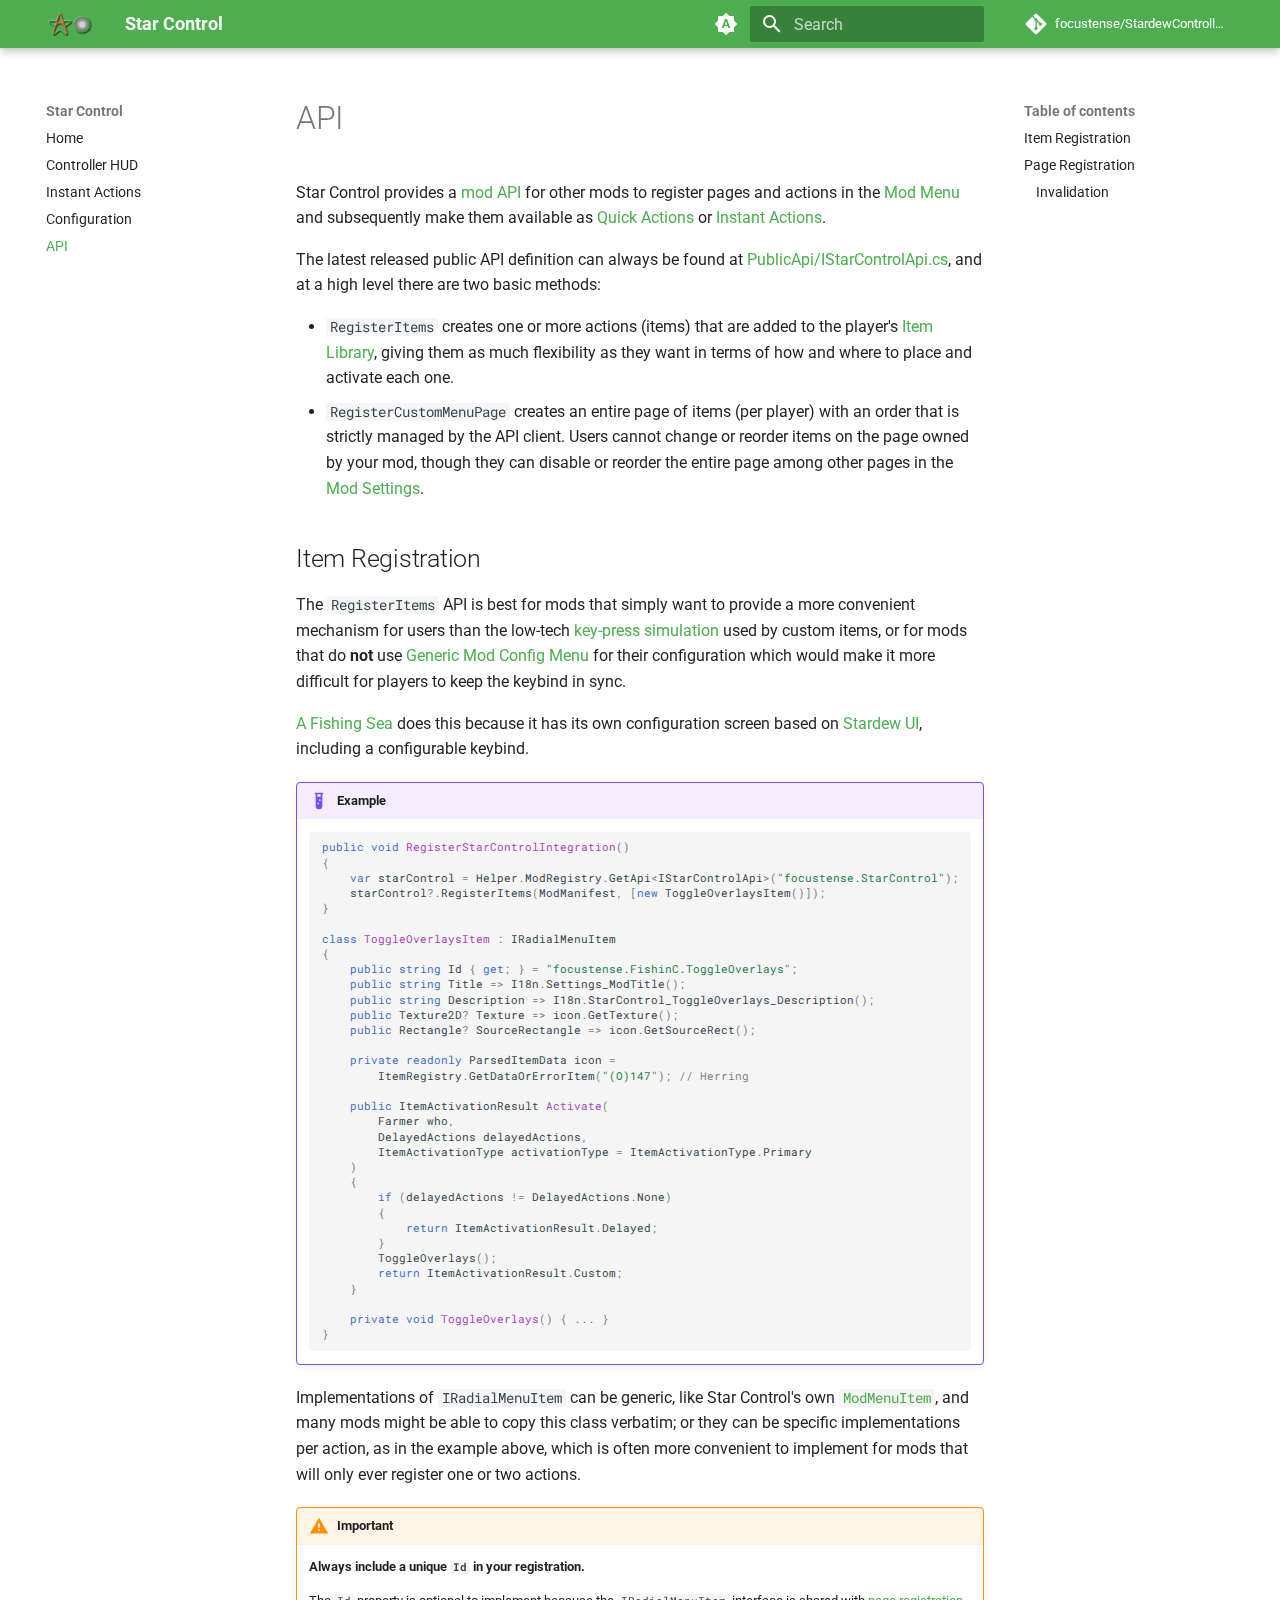
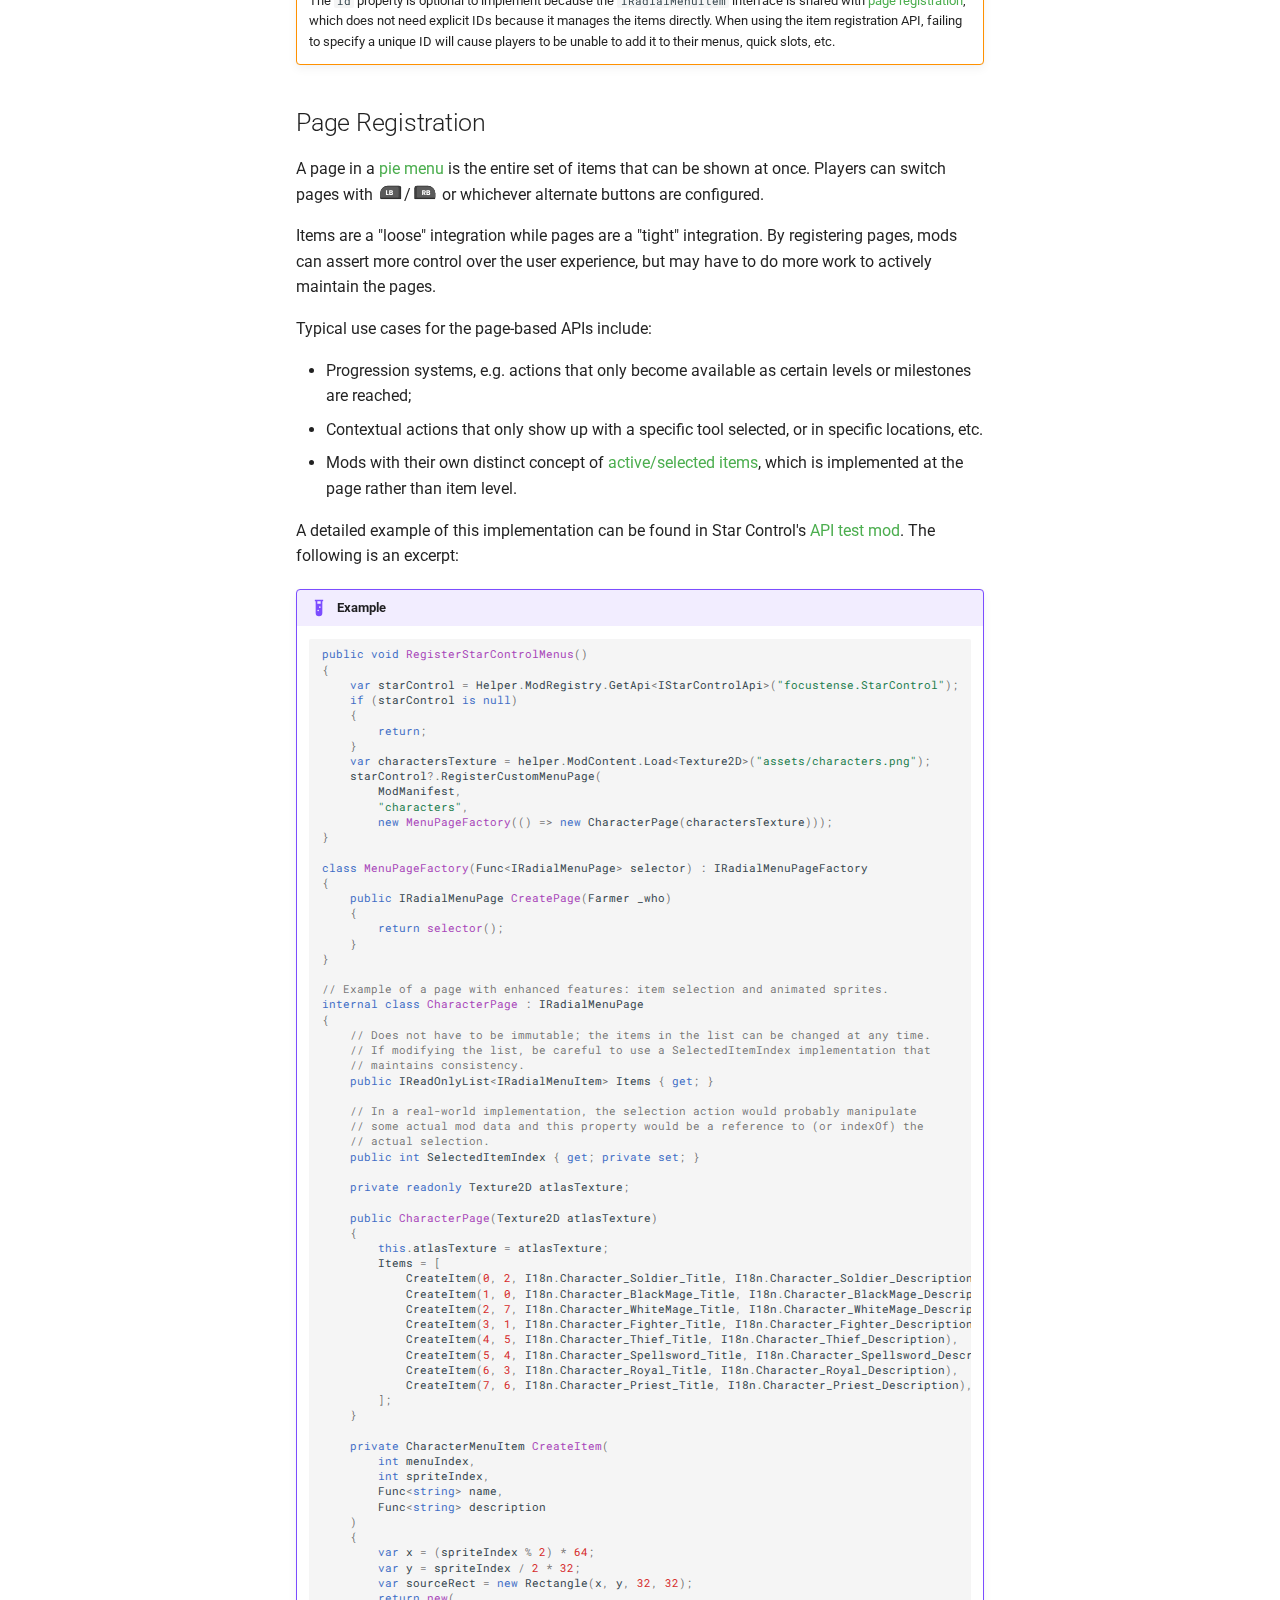
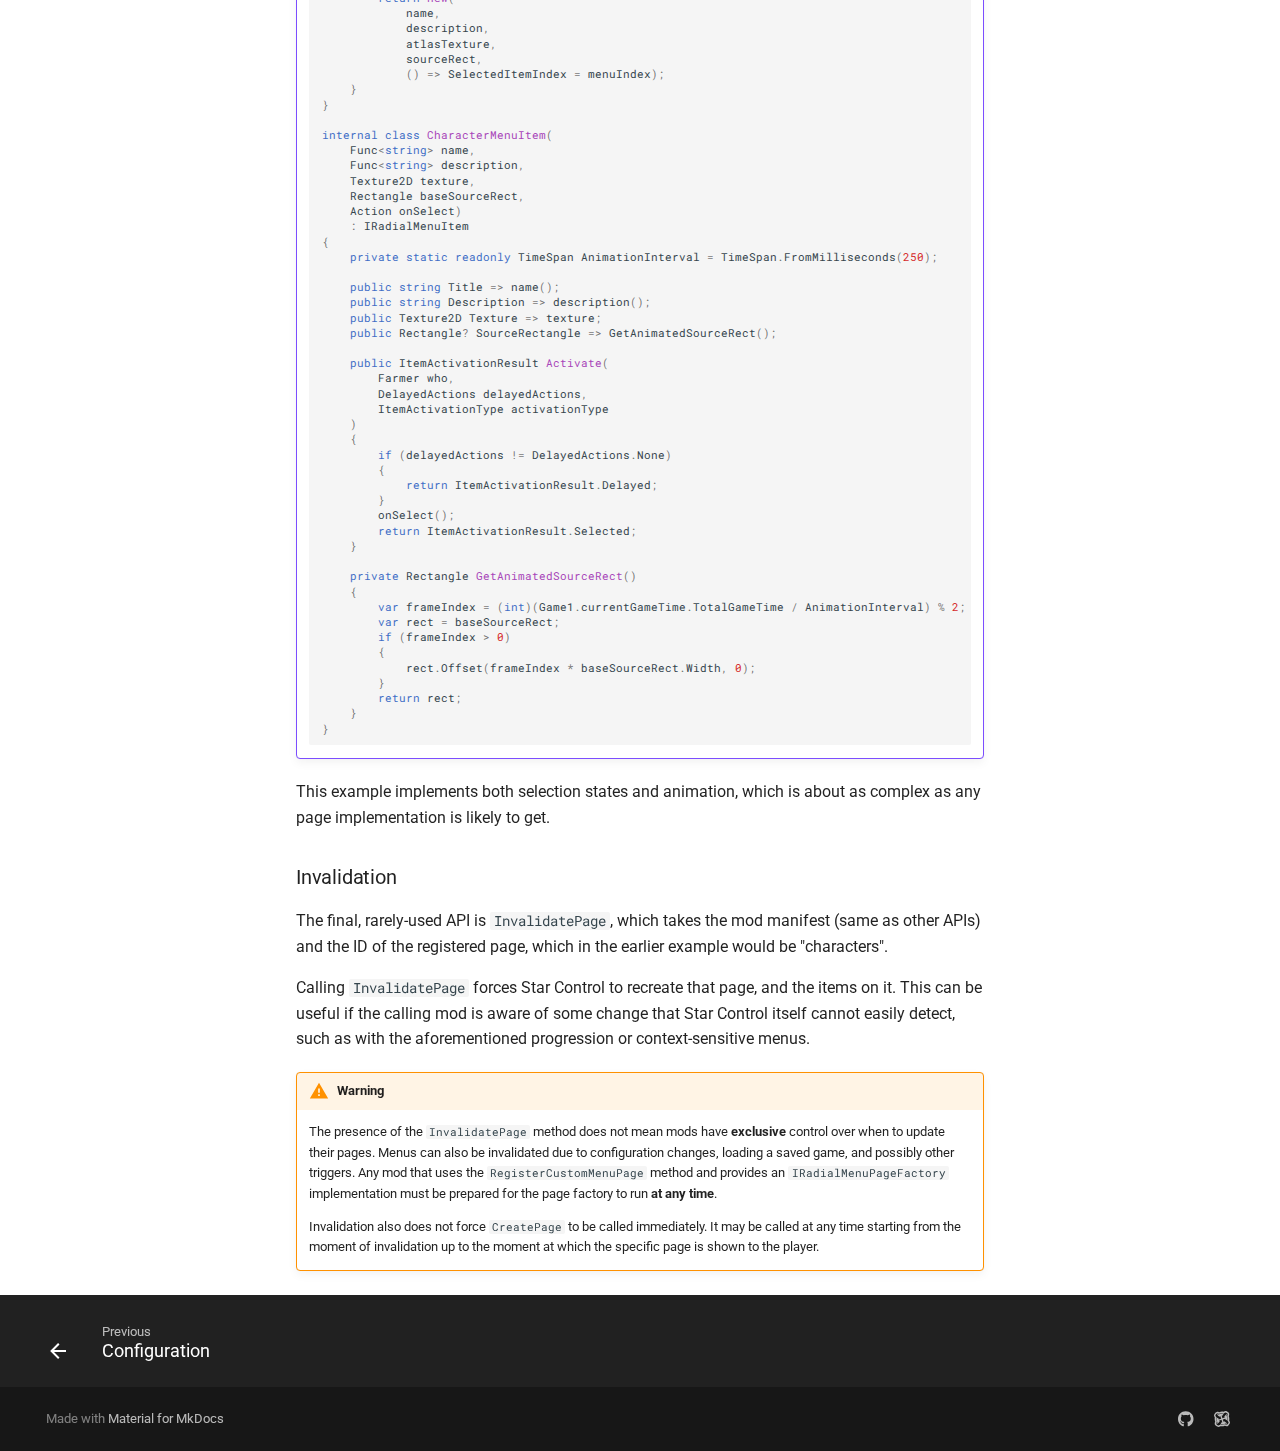
<file: api/index.html>
<!doctype html>
<html lang="en" class="no-js">
  <head>
    
      <meta charset="utf-8">
      <meta name="viewport" content="width=device-width,initial-scale=1">
      
      
      
        <link rel="canonical" href="https://focustense.github.io/StardewControllers/api/">
      
      
        <link rel="prev" href="../configuration/">
      
      
      
      <link rel="icon" href="../assets/images/favicon.png">
      <meta name="generator" content="mkdocs-1.6.1, mkdocs-material-9.6.3">
    
    
      
        <title>API - Star Control</title>
      
    
    
      <link rel="stylesheet" href="../assets/stylesheets/main.d7758b05.min.css">
      
        
        <link rel="stylesheet" href="../assets/stylesheets/palette.06af60db.min.css">
      
      


    
    
      
    
    
      
        
        
        <link rel="preconnect" href="https://fonts.gstatic.com" crossorigin>
        <link rel="stylesheet" href="https://fonts.googleapis.com/css?family=Roboto:300,300i,400,400i,700,700i%7CRoboto+Mono:400,400i,700,700i&display=fallback">
        <style>:root{--md-text-font:"Roboto";--md-code-font:"Roboto Mono"}</style>
      
    
    
      <link rel="stylesheet" href="../stylesheets/styles.css">
    
      <link rel="stylesheet" href="../stylesheets/github-permalink-style.css">
    
    <script>__md_scope=new URL("..",location),__md_hash=e=>[...e].reduce(((e,_)=>(e<<5)-e+_.charCodeAt(0)),0),__md_get=(e,_=localStorage,t=__md_scope)=>JSON.parse(_.getItem(t.pathname+"."+e)),__md_set=(e,_,t=localStorage,a=__md_scope)=>{try{t.setItem(a.pathname+"."+e,JSON.stringify(_))}catch(e){}}</script>
    
      

    
    
      
        <meta  property="og:type"  content="website" >
      
        <meta  property="og:title"  content="API - Star Control" >
      
        <meta  property="og:description"  content="None" >
      
        <meta  property="og:image"  content="https://focustense.github.io/StardewControllers/assets/images/social/api.png" >
      
        <meta  property="og:image:type"  content="image/png" >
      
        <meta  property="og:image:width"  content="1200" >
      
        <meta  property="og:image:height"  content="630" >
      
        <meta  property="og:url"  content="https://focustense.github.io/StardewControllers/api/" >
      
        <meta  name="twitter:card"  content="summary_large_image" >
      
        <meta  name="twitter:title"  content="API - Star Control" >
      
        <meta  name="twitter:description"  content="None" >
      
        <meta  name="twitter:image"  content="https://focustense.github.io/StardewControllers/assets/images/social/api.png" >
      
    
    
  </head>
  
  
    
    
      
    
    
    
    
    <body dir="ltr" data-md-color-scheme="default" data-md-color-primary="green" data-md-color-accent="indigo">
  
    
    <input class="md-toggle" data-md-toggle="drawer" type="checkbox" id="__drawer" autocomplete="off">
    <input class="md-toggle" data-md-toggle="search" type="checkbox" id="__search" autocomplete="off">
    <label class="md-overlay" for="__drawer"></label>
    <div data-md-component="skip">
      
        
        <a href="#api" class="md-skip">
          Skip to content
        </a>
      
    </div>
    <div data-md-component="announce">
      
    </div>
    
    
      

  

<header class="md-header md-header--shadow" data-md-component="header">
  <nav class="md-header__inner md-grid" aria-label="Header">
    <a href=".." title="Star Control" class="md-header__button md-logo" aria-label="Star Control" data-md-component="logo">
      
  <img src="../images/logo-mini-beveled.png" alt="logo">

    </a>
    <label class="md-header__button md-icon" for="__drawer">
      
      <svg xmlns="http://www.w3.org/2000/svg" viewBox="0 0 24 24"><path d="M3 6h18v2H3zm0 5h18v2H3zm0 5h18v2H3z"/></svg>
    </label>
    <div class="md-header__title" data-md-component="header-title">
      <div class="md-header__ellipsis">
        <div class="md-header__topic">
          <span class="md-ellipsis">
            Star Control
          </span>
        </div>
        <div class="md-header__topic" data-md-component="header-topic">
          <span class="md-ellipsis">
            
              API
            
          </span>
        </div>
      </div>
    </div>
    
      
        <form class="md-header__option" data-md-component="palette">
  
    
    
    
    <input class="md-option" data-md-color-media="(prefers-color-scheme)" data-md-color-scheme="default" data-md-color-primary="green" data-md-color-accent="indigo"  aria-label="Switch to light mode"  type="radio" name="__palette" id="__palette_0">
    
      <label class="md-header__button md-icon" title="Switch to light mode" for="__palette_1" hidden>
        <svg xmlns="http://www.w3.org/2000/svg" viewBox="0 0 24 24"><path d="m14.3 16-.7-2h-3.2l-.7 2H7.8L11 7h2l3.2 9zM20 8.69V4h-4.69L12 .69 8.69 4H4v4.69L.69 12 4 15.31V20h4.69L12 23.31 15.31 20H20v-4.69L23.31 12zm-9.15 3.96h2.3L12 9z"/></svg>
      </label>
    
  
    
    
    
    <input class="md-option" data-md-color-media="(prefers-color-scheme: light)" data-md-color-scheme="default" data-md-color-primary="green" data-md-color-accent="indigo"  aria-label="Switch to dark mode"  type="radio" name="__palette" id="__palette_1">
    
      <label class="md-header__button md-icon" title="Switch to dark mode" for="__palette_2" hidden>
        <svg xmlns="http://www.w3.org/2000/svg" viewBox="0 0 24 24"><path d="M12 8a4 4 0 0 0-4 4 4 4 0 0 0 4 4 4 4 0 0 0 4-4 4 4 0 0 0-4-4m0 10a6 6 0 0 1-6-6 6 6 0 0 1 6-6 6 6 0 0 1 6 6 6 6 0 0 1-6 6m8-9.31V4h-4.69L12 .69 8.69 4H4v4.69L.69 12 4 15.31V20h4.69L12 23.31 15.31 20H20v-4.69L23.31 12z"/></svg>
      </label>
    
  
    
    
    
    <input class="md-option" data-md-color-media="(prefers-color-scheme: dark)" data-md-color-scheme="slate" data-md-color-primary="green" data-md-color-accent="indigo"  aria-label="Switch to system preference"  type="radio" name="__palette" id="__palette_2">
    
      <label class="md-header__button md-icon" title="Switch to system preference" for="__palette_0" hidden>
        <svg xmlns="http://www.w3.org/2000/svg" viewBox="0 0 24 24"><path d="M12 18c-.89 0-1.74-.2-2.5-.55C11.56 16.5 13 14.42 13 12s-1.44-4.5-3.5-5.45C10.26 6.2 11.11 6 12 6a6 6 0 0 1 6 6 6 6 0 0 1-6 6m8-9.31V4h-4.69L12 .69 8.69 4H4v4.69L.69 12 4 15.31V20h4.69L12 23.31 15.31 20H20v-4.69L23.31 12z"/></svg>
      </label>
    
  
</form>
      
    
    
      <script>var palette=__md_get("__palette");if(palette&&palette.color){if("(prefers-color-scheme)"===palette.color.media){var media=matchMedia("(prefers-color-scheme: light)"),input=document.querySelector(media.matches?"[data-md-color-media='(prefers-color-scheme: light)']":"[data-md-color-media='(prefers-color-scheme: dark)']");palette.color.media=input.getAttribute("data-md-color-media"),palette.color.scheme=input.getAttribute("data-md-color-scheme"),palette.color.primary=input.getAttribute("data-md-color-primary"),palette.color.accent=input.getAttribute("data-md-color-accent")}for(var[key,value]of Object.entries(palette.color))document.body.setAttribute("data-md-color-"+key,value)}</script>
    
    
    
      <label class="md-header__button md-icon" for="__search">
        
        <svg xmlns="http://www.w3.org/2000/svg" viewBox="0 0 24 24"><path d="M9.5 3A6.5 6.5 0 0 1 16 9.5c0 1.61-.59 3.09-1.56 4.23l.27.27h.79l5 5-1.5 1.5-5-5v-.79l-.27-.27A6.52 6.52 0 0 1 9.5 16 6.5 6.5 0 0 1 3 9.5 6.5 6.5 0 0 1 9.5 3m0 2C7 5 5 7 5 9.5S7 14 9.5 14 14 12 14 9.5 12 5 9.5 5"/></svg>
      </label>
      <div class="md-search" data-md-component="search" role="dialog">
  <label class="md-search__overlay" for="__search"></label>
  <div class="md-search__inner" role="search">
    <form class="md-search__form" name="search">
      <input type="text" class="md-search__input" name="query" aria-label="Search" placeholder="Search" autocapitalize="off" autocorrect="off" autocomplete="off" spellcheck="false" data-md-component="search-query" required>
      <label class="md-search__icon md-icon" for="__search">
        
        <svg xmlns="http://www.w3.org/2000/svg" viewBox="0 0 24 24"><path d="M9.5 3A6.5 6.5 0 0 1 16 9.5c0 1.61-.59 3.09-1.56 4.23l.27.27h.79l5 5-1.5 1.5-5-5v-.79l-.27-.27A6.52 6.52 0 0 1 9.5 16 6.5 6.5 0 0 1 3 9.5 6.5 6.5 0 0 1 9.5 3m0 2C7 5 5 7 5 9.5S7 14 9.5 14 14 12 14 9.5 12 5 9.5 5"/></svg>
        
        <svg xmlns="http://www.w3.org/2000/svg" viewBox="0 0 24 24"><path d="M20 11v2H8l5.5 5.5-1.42 1.42L4.16 12l7.92-7.92L13.5 5.5 8 11z"/></svg>
      </label>
      <nav class="md-search__options" aria-label="Search">
        
        <button type="reset" class="md-search__icon md-icon" title="Clear" aria-label="Clear" tabindex="-1">
          
          <svg xmlns="http://www.w3.org/2000/svg" viewBox="0 0 24 24"><path d="M19 6.41 17.59 5 12 10.59 6.41 5 5 6.41 10.59 12 5 17.59 6.41 19 12 13.41 17.59 19 19 17.59 13.41 12z"/></svg>
        </button>
      </nav>
      
    </form>
    <div class="md-search__output">
      <div class="md-search__scrollwrap" tabindex="0" data-md-scrollfix>
        <div class="md-search-result" data-md-component="search-result">
          <div class="md-search-result__meta">
            Initializing search
          </div>
          <ol class="md-search-result__list" role="presentation"></ol>
        </div>
      </div>
    </div>
  </div>
</div>
    
    
      <div class="md-header__source">
        <a href="https://github.com/focustense/StardewControllers" title="Go to repository" class="md-source" data-md-component="source">
  <div class="md-source__icon md-icon">
    
    <svg xmlns="http://www.w3.org/2000/svg" viewBox="0 0 448 512"><!--! Font Awesome Free 6.7.2 by @fontawesome - https://fontawesome.com License - https://fontawesome.com/license/free (Icons: CC BY 4.0, Fonts: SIL OFL 1.1, Code: MIT License) Copyright 2024 Fonticons, Inc.--><path d="M439.55 236.05 244 40.45a28.87 28.87 0 0 0-40.81 0l-40.66 40.63 51.52 51.52c27.06-9.14 52.68 16.77 43.39 43.68l49.66 49.66c34.23-11.8 61.18 31 35.47 56.69-26.49 26.49-70.21-2.87-56-37.34L240.22 199v121.85c25.3 12.54 22.26 41.85 9.08 55a34.34 34.34 0 0 1-48.55 0c-17.57-17.6-11.07-46.91 11.25-56v-123c-20.8-8.51-24.6-30.74-18.64-45L142.57 101 8.45 235.14a28.86 28.86 0 0 0 0 40.81l195.61 195.6a28.86 28.86 0 0 0 40.8 0l194.69-194.69a28.86 28.86 0 0 0 0-40.81"/></svg>
  </div>
  <div class="md-source__repository">
    focustense/StardewControllers
  </div>
</a>
      </div>
    
  </nav>
  
</header>
    
    <div class="md-container" data-md-component="container">
      
      
        
          
        
      
      <main class="md-main" data-md-component="main">
        <div class="md-main__inner md-grid">
          
            
              
              <div class="md-sidebar md-sidebar--primary" data-md-component="sidebar" data-md-type="navigation" >
                <div class="md-sidebar__scrollwrap">
                  <div class="md-sidebar__inner">
                    



<nav class="md-nav md-nav--primary" aria-label="Navigation" data-md-level="0">
  <label class="md-nav__title" for="__drawer">
    <a href=".." title="Star Control" class="md-nav__button md-logo" aria-label="Star Control" data-md-component="logo">
      
  <img src="../images/logo-mini-beveled.png" alt="logo">

    </a>
    Star Control
  </label>
  
    <div class="md-nav__source">
      <a href="https://github.com/focustense/StardewControllers" title="Go to repository" class="md-source" data-md-component="source">
  <div class="md-source__icon md-icon">
    
    <svg xmlns="http://www.w3.org/2000/svg" viewBox="0 0 448 512"><!--! Font Awesome Free 6.7.2 by @fontawesome - https://fontawesome.com License - https://fontawesome.com/license/free (Icons: CC BY 4.0, Fonts: SIL OFL 1.1, Code: MIT License) Copyright 2024 Fonticons, Inc.--><path d="M439.55 236.05 244 40.45a28.87 28.87 0 0 0-40.81 0l-40.66 40.63 51.52 51.52c27.06-9.14 52.68 16.77 43.39 43.68l49.66 49.66c34.23-11.8 61.18 31 35.47 56.69-26.49 26.49-70.21-2.87-56-37.34L240.22 199v121.85c25.3 12.54 22.26 41.85 9.08 55a34.34 34.34 0 0 1-48.55 0c-17.57-17.6-11.07-46.91 11.25-56v-123c-20.8-8.51-24.6-30.74-18.64-45L142.57 101 8.45 235.14a28.86 28.86 0 0 0 0 40.81l195.61 195.6a28.86 28.86 0 0 0 40.8 0l194.69-194.69a28.86 28.86 0 0 0 0-40.81"/></svg>
  </div>
  <div class="md-source__repository">
    focustense/StardewControllers
  </div>
</a>
    </div>
  
  <ul class="md-nav__list" data-md-scrollfix>
    
      
      
  
  
  
  
    <li class="md-nav__item">
      <a href=".." class="md-nav__link">
        
  
  <span class="md-ellipsis">
    Home
    
  </span>
  

      </a>
    </li>
  

    
      
      
  
  
  
  
    <li class="md-nav__item">
      <a href="../controller-hud/" class="md-nav__link">
        
  
  <span class="md-ellipsis">
    Controller HUD
    
  </span>
  

      </a>
    </li>
  

    
      
      
  
  
  
  
    <li class="md-nav__item">
      <a href="../instant-actions/" class="md-nav__link">
        
  
  <span class="md-ellipsis">
    Instant Actions
    
  </span>
  

      </a>
    </li>
  

    
      
      
  
  
  
  
    <li class="md-nav__item">
      <a href="../configuration/" class="md-nav__link">
        
  
  <span class="md-ellipsis">
    Configuration
    
  </span>
  

      </a>
    </li>
  

    
      
      
  
  
    
  
  
  
    <li class="md-nav__item md-nav__item--active">
      
      <input class="md-nav__toggle md-toggle" type="checkbox" id="__toc">
      
      
        
      
      
        <label class="md-nav__link md-nav__link--active" for="__toc">
          
  
  <span class="md-ellipsis">
    API
    
  </span>
  

          <span class="md-nav__icon md-icon"></span>
        </label>
      
      <a href="./" class="md-nav__link md-nav__link--active">
        
  
  <span class="md-ellipsis">
    API
    
  </span>
  

      </a>
      
        

<nav class="md-nav md-nav--secondary" aria-label="Table of contents">
  
  
  
    
  
  
    <label class="md-nav__title" for="__toc">
      <span class="md-nav__icon md-icon"></span>
      Table of contents
    </label>
    <ul class="md-nav__list" data-md-component="toc" data-md-scrollfix>
      
        <li class="md-nav__item">
  <a href="#item-registration" class="md-nav__link">
    <span class="md-ellipsis">
      Item Registration
    </span>
  </a>
  
</li>
      
        <li class="md-nav__item">
  <a href="#page-registration" class="md-nav__link">
    <span class="md-ellipsis">
      Page Registration
    </span>
  </a>
  
    <nav class="md-nav" aria-label="Page Registration">
      <ul class="md-nav__list">
        
          <li class="md-nav__item">
  <a href="#invalidation" class="md-nav__link">
    <span class="md-ellipsis">
      Invalidation
    </span>
  </a>
  
</li>
        
      </ul>
    </nav>
  
</li>
      
    </ul>
  
</nav>
      
    </li>
  

    
  </ul>
</nav>
                  </div>
                </div>
              </div>
            
            
              
              <div class="md-sidebar md-sidebar--secondary" data-md-component="sidebar" data-md-type="toc" >
                <div class="md-sidebar__scrollwrap">
                  <div class="md-sidebar__inner">
                    

<nav class="md-nav md-nav--secondary" aria-label="Table of contents">
  
  
  
    
  
  
    <label class="md-nav__title" for="__toc">
      <span class="md-nav__icon md-icon"></span>
      Table of contents
    </label>
    <ul class="md-nav__list" data-md-component="toc" data-md-scrollfix>
      
        <li class="md-nav__item">
  <a href="#item-registration" class="md-nav__link">
    <span class="md-ellipsis">
      Item Registration
    </span>
  </a>
  
</li>
      
        <li class="md-nav__item">
  <a href="#page-registration" class="md-nav__link">
    <span class="md-ellipsis">
      Page Registration
    </span>
  </a>
  
    <nav class="md-nav" aria-label="Page Registration">
      <ul class="md-nav__list">
        
          <li class="md-nav__item">
  <a href="#invalidation" class="md-nav__link">
    <span class="md-ellipsis">
      Invalidation
    </span>
  </a>
  
</li>
        
      </ul>
    </nav>
  
</li>
      
    </ul>
  
</nav>
                  </div>
                </div>
              </div>
            
          
          
            <div class="md-content" data-md-component="content">
              <article class="md-content__inner md-typeset">
                
                  


  
  


<h1 id="api">API</h1>
<p>Star Control provides a <a href="https://stardewvalleywiki.com/Modding:Modder_Guide/APIs/Integrations#Mod-provided_APIs">mod API</a> for other mods to register pages and actions in the <a href="../controller-hud/#pie-menus">Mod Menu</a> and subsequently make them available as <a href="../controller-hud/#quick-actions">Quick Actions</a> or <a href="../instant-actions/">Instant Actions</a>.</p>
<p>The latest released public API definition can always be found at <a href="https://github.com/focustense/StardewControllers/blob/master/PublicApi/IStarControlApi.cs">PublicApi/IStarControlApi.cs</a>, and at a high level there are two basic methods:</p>
<ul>
<li><code>RegisterItems</code> creates one or more actions (items) that are added to the player's <a href="../configuration/#library-items">Item Library</a>, giving them as much flexibility as they want in terms of how and where to place and activate each one.</li>
<li><code>RegisterCustomMenuPage</code> creates an entire page of items (per player) with an order that is strictly managed by the API client. Users cannot change or reorder items on the page owned by your mod, though they can disable or reorder the entire page among other pages in the <a href="../configuration/#mods">Mod Settings</a>.</li>
</ul>
<h2 id="item-registration">Item Registration</h2>
<p>The <code>RegisterItems</code> API is best for mods that simply want to provide a more convenient mechanism for users than the low-tech <a href="../configuration/#custom-items">key-press simulation</a> used by custom items, or for mods that do <strong>not</strong> use <a href="https://www.nexusmods.com/stardewvalley/mods/5098">Generic Mod Config Menu</a> for their configuration which would make it more difficult for players to keep the keybind in sync.</p>
<p><a href="https://www.nexusmods.com/stardewvalley/mods/27665">A Fishing Sea</a> does this because it has its own configuration screen based on <a href="https://www.nexusmods.com/stardewvalley/mods/28870">Stardew UI</a>, including a configurable keybind.</p>
<div class="admonition example">
<p class="admonition-title">Example</p>
<div class="language-cs highlight"><pre><span></span><code><span id="__span-0-1"><a id="__codelineno-0-1" name="__codelineno-0-1" href="#__codelineno-0-1"></a><span class="k">public</span><span class="w"> </span><span class="k">void</span><span class="w"> </span><span class="nf">RegisterStarControlIntegration</span><span class="p">()</span>
</span><span id="__span-0-2"><a id="__codelineno-0-2" name="__codelineno-0-2" href="#__codelineno-0-2"></a><span class="p">{</span>
</span><span id="__span-0-3"><a id="__codelineno-0-3" name="__codelineno-0-3" href="#__codelineno-0-3"></a><span class="w">    </span><span class="kt">var</span><span class="w"> </span><span class="n">starControl</span><span class="w"> </span><span class="o">=</span><span class="w"> </span><span class="n">Helper</span><span class="p">.</span><span class="n">ModRegistry</span><span class="p">.</span><span class="n">GetApi</span><span class="o">&lt;</span><span class="n">IStarControlApi</span><span class="o">&gt;</span><span class="p">(</span><span class="s">&quot;focustense.StarControl&quot;</span><span class="p">);</span>
</span><span id="__span-0-4"><a id="__codelineno-0-4" name="__codelineno-0-4" href="#__codelineno-0-4"></a><span class="w">    </span><span class="n">starControl</span><span class="o">?.</span><span class="n">RegisterItems</span><span class="p">(</span><span class="n">ModManifest</span><span class="p">,</span><span class="w"> </span><span class="p">[</span><span class="k">new</span><span class="w"> </span><span class="n">ToggleOverlaysItem</span><span class="p">()]);</span>
</span><span id="__span-0-5"><a id="__codelineno-0-5" name="__codelineno-0-5" href="#__codelineno-0-5"></a><span class="p">}</span>
</span><span id="__span-0-6"><a id="__codelineno-0-6" name="__codelineno-0-6" href="#__codelineno-0-6"></a>
</span><span id="__span-0-7"><a id="__codelineno-0-7" name="__codelineno-0-7" href="#__codelineno-0-7"></a><span class="k">class</span><span class="w"> </span><span class="nc">ToggleOverlaysItem</span><span class="w"> </span><span class="p">:</span><span class="w"> </span><span class="n">IRadialMenuItem</span>
</span><span id="__span-0-8"><a id="__codelineno-0-8" name="__codelineno-0-8" href="#__codelineno-0-8"></a><span class="p">{</span>
</span><span id="__span-0-9"><a id="__codelineno-0-9" name="__codelineno-0-9" href="#__codelineno-0-9"></a><span class="w">    </span><span class="k">public</span><span class="w"> </span><span class="kt">string</span><span class="w"> </span><span class="n">Id</span><span class="w"> </span><span class="p">{</span><span class="w"> </span><span class="k">get</span><span class="p">;</span><span class="w"> </span><span class="p">}</span><span class="w"> </span><span class="o">=</span><span class="w"> </span><span class="s">&quot;focustense.FishinC.ToggleOverlays&quot;</span><span class="p">;</span>
</span><span id="__span-0-10"><a id="__codelineno-0-10" name="__codelineno-0-10" href="#__codelineno-0-10"></a><span class="w">    </span><span class="k">public</span><span class="w"> </span><span class="kt">string</span><span class="w"> </span><span class="n">Title</span><span class="w"> </span><span class="o">=&gt;</span><span class="w"> </span><span class="n">I18n</span><span class="p">.</span><span class="n">Settings_ModTitle</span><span class="p">();</span>
</span><span id="__span-0-11"><a id="__codelineno-0-11" name="__codelineno-0-11" href="#__codelineno-0-11"></a><span class="w">    </span><span class="k">public</span><span class="w"> </span><span class="kt">string</span><span class="w"> </span><span class="n">Description</span><span class="w"> </span><span class="o">=&gt;</span><span class="w"> </span><span class="n">I18n</span><span class="p">.</span><span class="n">StarControl_ToggleOverlays_Description</span><span class="p">();</span>
</span><span id="__span-0-12"><a id="__codelineno-0-12" name="__codelineno-0-12" href="#__codelineno-0-12"></a><span class="w">    </span><span class="k">public</span><span class="w"> </span><span class="n">Texture2D</span><span class="o">?</span><span class="w"> </span><span class="n">Texture</span><span class="w"> </span><span class="o">=&gt;</span><span class="w"> </span><span class="n">icon</span><span class="p">.</span><span class="n">GetTexture</span><span class="p">();</span>
</span><span id="__span-0-13"><a id="__codelineno-0-13" name="__codelineno-0-13" href="#__codelineno-0-13"></a><span class="w">    </span><span class="k">public</span><span class="w"> </span><span class="n">Rectangle</span><span class="o">?</span><span class="w"> </span><span class="n">SourceRectangle</span><span class="w"> </span><span class="o">=&gt;</span><span class="w"> </span><span class="n">icon</span><span class="p">.</span><span class="n">GetSourceRect</span><span class="p">();</span>
</span><span id="__span-0-14"><a id="__codelineno-0-14" name="__codelineno-0-14" href="#__codelineno-0-14"></a>
</span><span id="__span-0-15"><a id="__codelineno-0-15" name="__codelineno-0-15" href="#__codelineno-0-15"></a><span class="w">    </span><span class="k">private</span><span class="w"> </span><span class="k">readonly</span><span class="w"> </span><span class="n">ParsedItemData</span><span class="w"> </span><span class="n">icon</span><span class="w"> </span><span class="o">=</span>
</span><span id="__span-0-16"><a id="__codelineno-0-16" name="__codelineno-0-16" href="#__codelineno-0-16"></a><span class="w">        </span><span class="n">ItemRegistry</span><span class="p">.</span><span class="n">GetDataOrErrorItem</span><span class="p">(</span><span class="s">&quot;(O)147&quot;</span><span class="p">);</span><span class="w"> </span><span class="c1">// Herring</span>
</span><span id="__span-0-17"><a id="__codelineno-0-17" name="__codelineno-0-17" href="#__codelineno-0-17"></a>
</span><span id="__span-0-18"><a id="__codelineno-0-18" name="__codelineno-0-18" href="#__codelineno-0-18"></a><span class="w">    </span><span class="k">public</span><span class="w"> </span><span class="n">ItemActivationResult</span><span class="w"> </span><span class="nf">Activate</span><span class="p">(</span>
</span><span id="__span-0-19"><a id="__codelineno-0-19" name="__codelineno-0-19" href="#__codelineno-0-19"></a><span class="w">        </span><span class="n">Farmer</span><span class="w"> </span><span class="n">who</span><span class="p">,</span>
</span><span id="__span-0-20"><a id="__codelineno-0-20" name="__codelineno-0-20" href="#__codelineno-0-20"></a><span class="w">        </span><span class="n">DelayedActions</span><span class="w"> </span><span class="n">delayedActions</span><span class="p">,</span>
</span><span id="__span-0-21"><a id="__codelineno-0-21" name="__codelineno-0-21" href="#__codelineno-0-21"></a><span class="w">        </span><span class="n">ItemActivationType</span><span class="w"> </span><span class="n">activationType</span><span class="w"> </span><span class="o">=</span><span class="w"> </span><span class="n">ItemActivationType</span><span class="p">.</span><span class="n">Primary</span>
</span><span id="__span-0-22"><a id="__codelineno-0-22" name="__codelineno-0-22" href="#__codelineno-0-22"></a><span class="w">    </span><span class="p">)</span>
</span><span id="__span-0-23"><a id="__codelineno-0-23" name="__codelineno-0-23" href="#__codelineno-0-23"></a><span class="w">    </span><span class="p">{</span>
</span><span id="__span-0-24"><a id="__codelineno-0-24" name="__codelineno-0-24" href="#__codelineno-0-24"></a><span class="w">        </span><span class="k">if</span><span class="w"> </span><span class="p">(</span><span class="n">delayedActions</span><span class="w"> </span><span class="o">!=</span><span class="w"> </span><span class="n">DelayedActions</span><span class="p">.</span><span class="n">None</span><span class="p">)</span>
</span><span id="__span-0-25"><a id="__codelineno-0-25" name="__codelineno-0-25" href="#__codelineno-0-25"></a><span class="w">        </span><span class="p">{</span>
</span><span id="__span-0-26"><a id="__codelineno-0-26" name="__codelineno-0-26" href="#__codelineno-0-26"></a><span class="w">            </span><span class="k">return</span><span class="w"> </span><span class="n">ItemActivationResult</span><span class="p">.</span><span class="n">Delayed</span><span class="p">;</span>
</span><span id="__span-0-27"><a id="__codelineno-0-27" name="__codelineno-0-27" href="#__codelineno-0-27"></a><span class="w">        </span><span class="p">}</span>
</span><span id="__span-0-28"><a id="__codelineno-0-28" name="__codelineno-0-28" href="#__codelineno-0-28"></a><span class="w">        </span><span class="n">ToggleOverlays</span><span class="p">();</span>
</span><span id="__span-0-29"><a id="__codelineno-0-29" name="__codelineno-0-29" href="#__codelineno-0-29"></a><span class="w">        </span><span class="k">return</span><span class="w"> </span><span class="n">ItemActivationResult</span><span class="p">.</span><span class="n">Custom</span><span class="p">;</span>
</span><span id="__span-0-30"><a id="__codelineno-0-30" name="__codelineno-0-30" href="#__codelineno-0-30"></a><span class="w">    </span><span class="p">}</span>
</span><span id="__span-0-31"><a id="__codelineno-0-31" name="__codelineno-0-31" href="#__codelineno-0-31"></a>
</span><span id="__span-0-32"><a id="__codelineno-0-32" name="__codelineno-0-32" href="#__codelineno-0-32"></a><span class="w">    </span><span class="k">private</span><span class="w"> </span><span class="k">void</span><span class="w"> </span><span class="nf">ToggleOverlays</span><span class="p">()</span><span class="w"> </span><span class="p">{</span><span class="w"> </span><span class="p">...</span><span class="w"> </span><span class="p">}</span>
</span><span id="__span-0-33"><a id="__codelineno-0-33" name="__codelineno-0-33" href="#__codelineno-0-33"></a><span class="p">}</span>
</span></code></pre></div>
</div>
<p>Implementations of <code>IRadialMenuItem</code> can be generic, like Star Control's own <a href="https://github.com/focustense/StardewControllers/blob/master/StarControl/Menus/ModMenuItem.cs"><code>ModMenuItem</code></a>, and many mods might be able to copy this class verbatim; or they can be specific implementations per action, as in the example above, which is often more convenient to implement for mods that will only ever register one or two actions.</p>
<div class="admonition warning">
<p class="admonition-title">Important</p>
<p><strong>Always include a unique <code>Id</code> in your registration.</strong></p>
<p>The <code>Id</code> property is optional to implement because the <code>IRadialMenuItem</code> interface is shared with <a href="#page-registration">page registration</a>, which does not need explicit IDs because it manages the items directly. When using the item registration API, failing to specify a unique ID will cause players to be unable to add it to their menus, quick slots, etc.</p>
</div>
<h2 id="page-registration">Page Registration</h2>
<p>A page in a <a href="../controller-hud/#pie-menus">pie menu</a> is the entire set of items that can be shown at once. Players can switch pages with <span class="twemoji medium"><svg xmlns="http://www.w3.org/2000/svg" xmlns:xlink="http://www.w3.org/1999/xlink" width="120" height="120" viewBox="0 0 120 120">
  <defs>
    <clipPath id="clip-button_xbox_digital_bumper_light_1">
      <rect width="120" height="120"/>
    </clipPath>
  </defs>
  <g id="button_xbox_digital_bumper_light_1" clip-path="url(#clip-button_xbox_digital_bumper_light_1)">
    <g id="Rectangle_49" data-name="Rectangle 49" transform="translate(14 30)" fill="#2a2a2a" stroke="#fff" stroke-width="4">
      <path d="M34,0H86a8,8,0,0,1,8,8V56a4,4,0,0,1-4,4H4a4,4,0,0,1-4-4V34A34,34,0,0,1,34,0Z" stroke="none"/>
      <path d="M34-2H86A10,10,0,0,1,96,8V56a6,6,0,0,1-6,6H4a6,6,0,0,1-6-6V34A36,36,0,0,1,34-2Z" fill="none"/>
    </g>
    <path id="Rectangle_50" data-name="Rectangle 50" d="M34,0H82a8,8,0,0,1,8,8V52a4,4,0,0,1-4,4H4a4,4,0,0,1-4-4V34A34,34,0,0,1,34,0Z" transform="translate(14 30)" fill="#404040"/>
    <path id="Rectangle_52" data-name="Rectangle 52" d="M30,0H76a6,6,0,0,1,6,6V44a4,4,0,0,1-4,4H4a4,4,0,0,1-4-4V30A30,30,0,0,1,30,0Z" transform="translate(14 34)" fill="#5b5b5b"/>
    <path id="Path_140" data-name="Path 140" d="M-10.065-3.93h6.84V0h-11.97V-21.21h5.13Zm21.93-6.99A5.311,5.311,0,0,1,14.91-9.06a5.092,5.092,0,0,1,1.125,3.27A5.269,5.269,0,0,1,14.22-1.53,7.864,7.864,0,0,1,9.015,0H-.855V-21.21h9.63a7.863,7.863,0,0,1,5.01,1.41,4.841,4.841,0,0,1,1.77,4.02,4.953,4.953,0,0,1-1.02,3.195A4.7,4.7,0,0,1,11.865-10.92Zm-7.59-1.62h3.36q2.67,0,2.67-2.28T7.575-17.1h-3.3Zm3.66,8.37q2.85,0,2.85-2.34a2.229,2.229,0,0,0-.75-1.785,3.171,3.171,0,0,0-2.13-.645H4.275v4.77Z" transform="translate(55 71)" fill="#fff"/>
  </g>
</svg>
</span>/<span class="twemoji medium"><svg xmlns="http://www.w3.org/2000/svg" xmlns:xlink="http://www.w3.org/1999/xlink" width="120" height="120" viewBox="0 0 120 120">
  <defs>
    <clipPath id="clip-button_xbox_digital_bumper_light_2">
      <rect width="120" height="120"/>
    </clipPath>
  </defs>
  <g id="button_xbox_digital_bumper_light_2" clip-path="url(#clip-button_xbox_digital_bumper_light_2)">
    <g id="Rectangle_49" data-name="Rectangle 49" transform="translate(14 30)" fill="#2a2a2a" stroke="#fff" stroke-width="4">
      <path d="M10,0H60A34,34,0,0,1,94,34V56a4,4,0,0,1-4,4H4a4,4,0,0,1-4-4V10A10,10,0,0,1,10,0Z" stroke="none"/>
      <path d="M10-2H60A36,36,0,0,1,96,34V56a6,6,0,0,1-6,6H4a6,6,0,0,1-6-6V10A12,12,0,0,1,10-2Z" fill="none"/>
    </g>
    <path id="Rectangle_50" data-name="Rectangle 50" d="M10,0H56A34,34,0,0,1,90,34V52a4,4,0,0,1-4,4H4a4,4,0,0,1-4-4V10A10,10,0,0,1,10,0Z" transform="translate(18 30)" fill="#404040"/>
    <path id="Rectangle_52" data-name="Rectangle 52" d="M6,0H52A30,30,0,0,1,82,30V44a4,4,0,0,1-4,4H4a4,4,0,0,1-4-4V6A6,6,0,0,1,6,0Z" transform="translate(26 34)" fill="#5b5b5b"/>
    <path id="Path_141" data-name="Path 141" d="M-6.675,0l-4.59-8.01h-1.17V0h-5.13V-21.21H-8.8a9.457,9.457,0,0,1,4.26.87,6.008,6.008,0,0,1,2.61,2.385,6.832,6.832,0,0,1,.87,3.465A6.159,6.159,0,0,1-2.34-10.56a6.517,6.517,0,0,1-3.7,2.22L-1,0Zm-5.76-11.52h3.18A3.2,3.2,0,0,0-7-12.2a2.605,2.605,0,0,0,.72-1.995,2.645,2.645,0,0,0-.735-1.98,3.08,3.08,0,0,0-2.235-.72h-3.18Zm26.67.6A5.311,5.311,0,0,1,17.28-9.06a5.092,5.092,0,0,1,1.125,3.27A5.269,5.269,0,0,1,16.59-1.53,7.864,7.864,0,0,1,11.385,0H1.515V-21.21h9.63a7.863,7.863,0,0,1,5.01,1.41,4.841,4.841,0,0,1,1.77,4.02,4.953,4.953,0,0,1-1.02,3.195A4.7,4.7,0,0,1,14.235-10.92Zm-7.59-1.62h3.36q2.67,0,2.67-2.28T9.945-17.1h-3.3Zm3.66,8.37q2.85,0,2.85-2.34a2.229,2.229,0,0,0-.75-1.785,3.171,3.171,0,0,0-2.13-.645H6.645v4.77Z" transform="translate(67 71)" fill="#fff"/>
  </g>
</svg>
</span> or whichever alternate buttons are configured.</p>
<p>Items are a "loose" integration while pages are a "tight" integration. By registering pages, mods can assert more control over the user experience, but may have to do more work to actively maintain the pages.</p>
<p>Typical use cases for the page-based APIs include:</p>
<ul>
<li>Progression systems, e.g. actions that only become available as certain levels or milestones are reached;</li>
<li>Contextual actions that only show up with a specific tool selected, or in specific locations, etc.</li>
<li>Mods with their own distinct concept of <a href="../controller-hud/#components">active/selected items</a>, which is implemented at the page rather than item level.</li>
</ul>
<p>A detailed example of this implementation can be found in Star Control's <a href="https://github.com/focustense/StardewControllers/tree/master/StarControl.ApiTestMod">API test mod</a>. The following is an excerpt:</p>
<div class="admonition example">
<p class="admonition-title">Example</p>
<div class="language-cs highlight"><pre><span></span><code><span id="__span-1-1"><a id="__codelineno-1-1" name="__codelineno-1-1" href="#__codelineno-1-1"></a><span class="k">public</span><span class="w"> </span><span class="k">void</span><span class="w"> </span><span class="nf">RegisterStarControlMenus</span><span class="p">()</span>
</span><span id="__span-1-2"><a id="__codelineno-1-2" name="__codelineno-1-2" href="#__codelineno-1-2"></a><span class="p">{</span>
</span><span id="__span-1-3"><a id="__codelineno-1-3" name="__codelineno-1-3" href="#__codelineno-1-3"></a><span class="w">    </span><span class="kt">var</span><span class="w"> </span><span class="n">starControl</span><span class="w"> </span><span class="o">=</span><span class="w"> </span><span class="n">Helper</span><span class="p">.</span><span class="n">ModRegistry</span><span class="p">.</span><span class="n">GetApi</span><span class="o">&lt;</span><span class="n">IStarControlApi</span><span class="o">&gt;</span><span class="p">(</span><span class="s">&quot;focustense.StarControl&quot;</span><span class="p">);</span>
</span><span id="__span-1-4"><a id="__codelineno-1-4" name="__codelineno-1-4" href="#__codelineno-1-4"></a><span class="w">    </span><span class="k">if</span><span class="w"> </span><span class="p">(</span><span class="n">starControl</span><span class="w"> </span><span class="k">is</span><span class="w"> </span><span class="k">null</span><span class="p">)</span>
</span><span id="__span-1-5"><a id="__codelineno-1-5" name="__codelineno-1-5" href="#__codelineno-1-5"></a><span class="w">    </span><span class="p">{</span>
</span><span id="__span-1-6"><a id="__codelineno-1-6" name="__codelineno-1-6" href="#__codelineno-1-6"></a><span class="w">        </span><span class="k">return</span><span class="p">;</span>
</span><span id="__span-1-7"><a id="__codelineno-1-7" name="__codelineno-1-7" href="#__codelineno-1-7"></a><span class="w">    </span><span class="p">}</span>
</span><span id="__span-1-8"><a id="__codelineno-1-8" name="__codelineno-1-8" href="#__codelineno-1-8"></a><span class="w">    </span><span class="kt">var</span><span class="w"> </span><span class="n">charactersTexture</span><span class="w"> </span><span class="o">=</span><span class="w"> </span><span class="n">helper</span><span class="p">.</span><span class="n">ModContent</span><span class="p">.</span><span class="n">Load</span><span class="o">&lt;</span><span class="n">Texture2D</span><span class="o">&gt;</span><span class="p">(</span><span class="s">&quot;assets/characters.png&quot;</span><span class="p">);</span>
</span><span id="__span-1-9"><a id="__codelineno-1-9" name="__codelineno-1-9" href="#__codelineno-1-9"></a><span class="w">    </span><span class="n">starControl</span><span class="o">?.</span><span class="n">RegisterCustomMenuPage</span><span class="p">(</span>
</span><span id="__span-1-10"><a id="__codelineno-1-10" name="__codelineno-1-10" href="#__codelineno-1-10"></a><span class="w">        </span><span class="n">ModManifest</span><span class="p">,</span>
</span><span id="__span-1-11"><a id="__codelineno-1-11" name="__codelineno-1-11" href="#__codelineno-1-11"></a><span class="w">        </span><span class="s">&quot;characters&quot;</span><span class="p">,</span>
</span><span id="__span-1-12"><a id="__codelineno-1-12" name="__codelineno-1-12" href="#__codelineno-1-12"></a><span class="w">        </span><span class="k">new</span><span class="w"> </span><span class="nf">MenuPageFactory</span><span class="p">(()</span><span class="w"> </span><span class="o">=&gt;</span><span class="w"> </span><span class="k">new</span><span class="w"> </span><span class="n">CharacterPage</span><span class="p">(</span><span class="n">charactersTexture</span><span class="p">)));</span>
</span><span id="__span-1-13"><a id="__codelineno-1-13" name="__codelineno-1-13" href="#__codelineno-1-13"></a><span class="p">}</span>
</span><span id="__span-1-14"><a id="__codelineno-1-14" name="__codelineno-1-14" href="#__codelineno-1-14"></a>
</span><span id="__span-1-15"><a id="__codelineno-1-15" name="__codelineno-1-15" href="#__codelineno-1-15"></a><span class="k">class</span><span class="w"> </span><span class="nf">MenuPageFactory</span><span class="p">(</span><span class="n">Func</span><span class="o">&lt;</span><span class="n">IRadialMenuPage</span><span class="o">&gt;</span><span class="w"> </span><span class="n">selector</span><span class="p">)</span><span class="w"> </span><span class="p">:</span><span class="w"> </span><span class="n">IRadialMenuPageFactory</span>
</span><span id="__span-1-16"><a id="__codelineno-1-16" name="__codelineno-1-16" href="#__codelineno-1-16"></a><span class="p">{</span>
</span><span id="__span-1-17"><a id="__codelineno-1-17" name="__codelineno-1-17" href="#__codelineno-1-17"></a><span class="w">    </span><span class="k">public</span><span class="w"> </span><span class="n">IRadialMenuPage</span><span class="w"> </span><span class="nf">CreatePage</span><span class="p">(</span><span class="n">Farmer</span><span class="w"> </span><span class="n">_who</span><span class="p">)</span>
</span><span id="__span-1-18"><a id="__codelineno-1-18" name="__codelineno-1-18" href="#__codelineno-1-18"></a><span class="w">    </span><span class="p">{</span>
</span><span id="__span-1-19"><a id="__codelineno-1-19" name="__codelineno-1-19" href="#__codelineno-1-19"></a><span class="w">        </span><span class="k">return</span><span class="w"> </span><span class="nf">selector</span><span class="p">();</span>
</span><span id="__span-1-20"><a id="__codelineno-1-20" name="__codelineno-1-20" href="#__codelineno-1-20"></a><span class="w">    </span><span class="p">}</span>
</span><span id="__span-1-21"><a id="__codelineno-1-21" name="__codelineno-1-21" href="#__codelineno-1-21"></a><span class="p">}</span>
</span><span id="__span-1-22"><a id="__codelineno-1-22" name="__codelineno-1-22" href="#__codelineno-1-22"></a>
</span><span id="__span-1-23"><a id="__codelineno-1-23" name="__codelineno-1-23" href="#__codelineno-1-23"></a><span class="c1">// Example of a page with enhanced features: item selection and animated sprites.</span>
</span><span id="__span-1-24"><a id="__codelineno-1-24" name="__codelineno-1-24" href="#__codelineno-1-24"></a><span class="k">internal</span><span class="w"> </span><span class="k">class</span><span class="w"> </span><span class="nc">CharacterPage</span><span class="w"> </span><span class="p">:</span><span class="w"> </span><span class="n">IRadialMenuPage</span>
</span><span id="__span-1-25"><a id="__codelineno-1-25" name="__codelineno-1-25" href="#__codelineno-1-25"></a><span class="p">{</span>
</span><span id="__span-1-26"><a id="__codelineno-1-26" name="__codelineno-1-26" href="#__codelineno-1-26"></a><span class="w">    </span><span class="c1">// Does not have to be immutable; the items in the list can be changed at any time.</span>
</span><span id="__span-1-27"><a id="__codelineno-1-27" name="__codelineno-1-27" href="#__codelineno-1-27"></a><span class="w">    </span><span class="c1">// If modifying the list, be careful to use a SelectedItemIndex implementation that</span>
</span><span id="__span-1-28"><a id="__codelineno-1-28" name="__codelineno-1-28" href="#__codelineno-1-28"></a><span class="w">    </span><span class="c1">// maintains consistency.</span>
</span><span id="__span-1-29"><a id="__codelineno-1-29" name="__codelineno-1-29" href="#__codelineno-1-29"></a><span class="w">    </span><span class="k">public</span><span class="w"> </span><span class="n">IReadOnlyList</span><span class="o">&lt;</span><span class="n">IRadialMenuItem</span><span class="o">&gt;</span><span class="w"> </span><span class="n">Items</span><span class="w"> </span><span class="p">{</span><span class="w"> </span><span class="k">get</span><span class="p">;</span><span class="w"> </span><span class="p">}</span>
</span><span id="__span-1-30"><a id="__codelineno-1-30" name="__codelineno-1-30" href="#__codelineno-1-30"></a>
</span><span id="__span-1-31"><a id="__codelineno-1-31" name="__codelineno-1-31" href="#__codelineno-1-31"></a><span class="w">    </span><span class="c1">// In a real-world implementation, the selection action would probably manipulate</span>
</span><span id="__span-1-32"><a id="__codelineno-1-32" name="__codelineno-1-32" href="#__codelineno-1-32"></a><span class="w">    </span><span class="c1">// some actual mod data and this property would be a reference to (or indexOf) the</span>
</span><span id="__span-1-33"><a id="__codelineno-1-33" name="__codelineno-1-33" href="#__codelineno-1-33"></a><span class="w">    </span><span class="c1">// actual selection.</span>
</span><span id="__span-1-34"><a id="__codelineno-1-34" name="__codelineno-1-34" href="#__codelineno-1-34"></a><span class="w">    </span><span class="k">public</span><span class="w"> </span><span class="kt">int</span><span class="w"> </span><span class="n">SelectedItemIndex</span><span class="w"> </span><span class="p">{</span><span class="w"> </span><span class="k">get</span><span class="p">;</span><span class="w"> </span><span class="k">private</span><span class="w"> </span><span class="k">set</span><span class="p">;</span><span class="w"> </span><span class="p">}</span>
</span><span id="__span-1-35"><a id="__codelineno-1-35" name="__codelineno-1-35" href="#__codelineno-1-35"></a>
</span><span id="__span-1-36"><a id="__codelineno-1-36" name="__codelineno-1-36" href="#__codelineno-1-36"></a><span class="w">    </span><span class="k">private</span><span class="w"> </span><span class="k">readonly</span><span class="w"> </span><span class="n">Texture2D</span><span class="w"> </span><span class="n">atlasTexture</span><span class="p">;</span>
</span><span id="__span-1-37"><a id="__codelineno-1-37" name="__codelineno-1-37" href="#__codelineno-1-37"></a>
</span><span id="__span-1-38"><a id="__codelineno-1-38" name="__codelineno-1-38" href="#__codelineno-1-38"></a><span class="w">    </span><span class="k">public</span><span class="w"> </span><span class="nf">CharacterPage</span><span class="p">(</span><span class="n">Texture2D</span><span class="w"> </span><span class="n">atlasTexture</span><span class="p">)</span>
</span><span id="__span-1-39"><a id="__codelineno-1-39" name="__codelineno-1-39" href="#__codelineno-1-39"></a><span class="w">    </span><span class="p">{</span>
</span><span id="__span-1-40"><a id="__codelineno-1-40" name="__codelineno-1-40" href="#__codelineno-1-40"></a><span class="w">        </span><span class="k">this</span><span class="p">.</span><span class="n">atlasTexture</span><span class="w"> </span><span class="o">=</span><span class="w"> </span><span class="n">atlasTexture</span><span class="p">;</span>
</span><span id="__span-1-41"><a id="__codelineno-1-41" name="__codelineno-1-41" href="#__codelineno-1-41"></a><span class="w">        </span><span class="n">Items</span><span class="w"> </span><span class="o">=</span><span class="w"> </span><span class="p">[</span>
</span><span id="__span-1-42"><a id="__codelineno-1-42" name="__codelineno-1-42" href="#__codelineno-1-42"></a><span class="w">            </span><span class="n">CreateItem</span><span class="p">(</span><span class="m">0</span><span class="p">,</span><span class="w"> </span><span class="m">2</span><span class="p">,</span><span class="w"> </span><span class="n">I18n</span><span class="p">.</span><span class="n">Character_Soldier_Title</span><span class="p">,</span><span class="w"> </span><span class="n">I18n</span><span class="p">.</span><span class="n">Character_Soldier_Description</span><span class="p">),</span>
</span><span id="__span-1-43"><a id="__codelineno-1-43" name="__codelineno-1-43" href="#__codelineno-1-43"></a><span class="w">            </span><span class="n">CreateItem</span><span class="p">(</span><span class="m">1</span><span class="p">,</span><span class="w"> </span><span class="m">0</span><span class="p">,</span><span class="w"> </span><span class="n">I18n</span><span class="p">.</span><span class="n">Character_BlackMage_Title</span><span class="p">,</span><span class="w"> </span><span class="n">I18n</span><span class="p">.</span><span class="n">Character_BlackMage_Description</span><span class="p">),</span>
</span><span id="__span-1-44"><a id="__codelineno-1-44" name="__codelineno-1-44" href="#__codelineno-1-44"></a><span class="w">            </span><span class="n">CreateItem</span><span class="p">(</span><span class="m">2</span><span class="p">,</span><span class="w"> </span><span class="m">7</span><span class="p">,</span><span class="w"> </span><span class="n">I18n</span><span class="p">.</span><span class="n">Character_WhiteMage_Title</span><span class="p">,</span><span class="w"> </span><span class="n">I18n</span><span class="p">.</span><span class="n">Character_WhiteMage_Description</span><span class="p">),</span>
</span><span id="__span-1-45"><a id="__codelineno-1-45" name="__codelineno-1-45" href="#__codelineno-1-45"></a><span class="w">            </span><span class="n">CreateItem</span><span class="p">(</span><span class="m">3</span><span class="p">,</span><span class="w"> </span><span class="m">1</span><span class="p">,</span><span class="w"> </span><span class="n">I18n</span><span class="p">.</span><span class="n">Character_Fighter_Title</span><span class="p">,</span><span class="w"> </span><span class="n">I18n</span><span class="p">.</span><span class="n">Character_Fighter_Description</span><span class="p">),</span>
</span><span id="__span-1-46"><a id="__codelineno-1-46" name="__codelineno-1-46" href="#__codelineno-1-46"></a><span class="w">            </span><span class="n">CreateItem</span><span class="p">(</span><span class="m">4</span><span class="p">,</span><span class="w"> </span><span class="m">5</span><span class="p">,</span><span class="w"> </span><span class="n">I18n</span><span class="p">.</span><span class="n">Character_Thief_Title</span><span class="p">,</span><span class="w"> </span><span class="n">I18n</span><span class="p">.</span><span class="n">Character_Thief_Description</span><span class="p">),</span>
</span><span id="__span-1-47"><a id="__codelineno-1-47" name="__codelineno-1-47" href="#__codelineno-1-47"></a><span class="w">            </span><span class="n">CreateItem</span><span class="p">(</span><span class="m">5</span><span class="p">,</span><span class="w"> </span><span class="m">4</span><span class="p">,</span><span class="w"> </span><span class="n">I18n</span><span class="p">.</span><span class="n">Character_Spellsword_Title</span><span class="p">,</span><span class="w"> </span><span class="n">I18n</span><span class="p">.</span><span class="n">Character_Spellsword_Description</span><span class="p">),</span>
</span><span id="__span-1-48"><a id="__codelineno-1-48" name="__codelineno-1-48" href="#__codelineno-1-48"></a><span class="w">            </span><span class="n">CreateItem</span><span class="p">(</span><span class="m">6</span><span class="p">,</span><span class="w"> </span><span class="m">3</span><span class="p">,</span><span class="w"> </span><span class="n">I18n</span><span class="p">.</span><span class="n">Character_Royal_Title</span><span class="p">,</span><span class="w"> </span><span class="n">I18n</span><span class="p">.</span><span class="n">Character_Royal_Description</span><span class="p">),</span>
</span><span id="__span-1-49"><a id="__codelineno-1-49" name="__codelineno-1-49" href="#__codelineno-1-49"></a><span class="w">            </span><span class="n">CreateItem</span><span class="p">(</span><span class="m">7</span><span class="p">,</span><span class="w"> </span><span class="m">6</span><span class="p">,</span><span class="w"> </span><span class="n">I18n</span><span class="p">.</span><span class="n">Character_Priest_Title</span><span class="p">,</span><span class="w"> </span><span class="n">I18n</span><span class="p">.</span><span class="n">Character_Priest_Description</span><span class="p">),</span>
</span><span id="__span-1-50"><a id="__codelineno-1-50" name="__codelineno-1-50" href="#__codelineno-1-50"></a><span class="w">        </span><span class="p">];</span>
</span><span id="__span-1-51"><a id="__codelineno-1-51" name="__codelineno-1-51" href="#__codelineno-1-51"></a><span class="w">    </span><span class="p">}</span>
</span><span id="__span-1-52"><a id="__codelineno-1-52" name="__codelineno-1-52" href="#__codelineno-1-52"></a>
</span><span id="__span-1-53"><a id="__codelineno-1-53" name="__codelineno-1-53" href="#__codelineno-1-53"></a><span class="w">    </span><span class="k">private</span><span class="w"> </span><span class="n">CharacterMenuItem</span><span class="w"> </span><span class="nf">CreateItem</span><span class="p">(</span>
</span><span id="__span-1-54"><a id="__codelineno-1-54" name="__codelineno-1-54" href="#__codelineno-1-54"></a><span class="w">        </span><span class="kt">int</span><span class="w"> </span><span class="n">menuIndex</span><span class="p">,</span>
</span><span id="__span-1-55"><a id="__codelineno-1-55" name="__codelineno-1-55" href="#__codelineno-1-55"></a><span class="w">        </span><span class="kt">int</span><span class="w"> </span><span class="n">spriteIndex</span><span class="p">,</span>
</span><span id="__span-1-56"><a id="__codelineno-1-56" name="__codelineno-1-56" href="#__codelineno-1-56"></a><span class="w">        </span><span class="n">Func</span><span class="o">&lt;</span><span class="kt">string</span><span class="o">&gt;</span><span class="w"> </span><span class="n">name</span><span class="p">,</span>
</span><span id="__span-1-57"><a id="__codelineno-1-57" name="__codelineno-1-57" href="#__codelineno-1-57"></a><span class="w">        </span><span class="n">Func</span><span class="o">&lt;</span><span class="kt">string</span><span class="o">&gt;</span><span class="w"> </span><span class="n">description</span>
</span><span id="__span-1-58"><a id="__codelineno-1-58" name="__codelineno-1-58" href="#__codelineno-1-58"></a><span class="w">    </span><span class="p">)</span>
</span><span id="__span-1-59"><a id="__codelineno-1-59" name="__codelineno-1-59" href="#__codelineno-1-59"></a><span class="w">    </span><span class="p">{</span>
</span><span id="__span-1-60"><a id="__codelineno-1-60" name="__codelineno-1-60" href="#__codelineno-1-60"></a><span class="w">        </span><span class="kt">var</span><span class="w"> </span><span class="n">x</span><span class="w"> </span><span class="o">=</span><span class="w"> </span><span class="p">(</span><span class="n">spriteIndex</span><span class="w"> </span><span class="o">%</span><span class="w"> </span><span class="m">2</span><span class="p">)</span><span class="w"> </span><span class="o">*</span><span class="w"> </span><span class="m">64</span><span class="p">;</span>
</span><span id="__span-1-61"><a id="__codelineno-1-61" name="__codelineno-1-61" href="#__codelineno-1-61"></a><span class="w">        </span><span class="kt">var</span><span class="w"> </span><span class="n">y</span><span class="w"> </span><span class="o">=</span><span class="w"> </span><span class="n">spriteIndex</span><span class="w"> </span><span class="o">/</span><span class="w"> </span><span class="m">2</span><span class="w"> </span><span class="o">*</span><span class="w"> </span><span class="m">32</span><span class="p">;</span>
</span><span id="__span-1-62"><a id="__codelineno-1-62" name="__codelineno-1-62" href="#__codelineno-1-62"></a><span class="w">        </span><span class="kt">var</span><span class="w"> </span><span class="n">sourceRect</span><span class="w"> </span><span class="o">=</span><span class="w"> </span><span class="k">new</span><span class="w"> </span><span class="n">Rectangle</span><span class="p">(</span><span class="n">x</span><span class="p">,</span><span class="w"> </span><span class="n">y</span><span class="p">,</span><span class="w"> </span><span class="m">32</span><span class="p">,</span><span class="w"> </span><span class="m">32</span><span class="p">);</span>
</span><span id="__span-1-63"><a id="__codelineno-1-63" name="__codelineno-1-63" href="#__codelineno-1-63"></a><span class="w">        </span><span class="k">return</span><span class="w"> </span><span class="nf">new</span><span class="p">(</span>
</span><span id="__span-1-64"><a id="__codelineno-1-64" name="__codelineno-1-64" href="#__codelineno-1-64"></a><span class="w">            </span><span class="n">name</span><span class="p">,</span>
</span><span id="__span-1-65"><a id="__codelineno-1-65" name="__codelineno-1-65" href="#__codelineno-1-65"></a><span class="w">            </span><span class="n">description</span><span class="p">,</span>
</span><span id="__span-1-66"><a id="__codelineno-1-66" name="__codelineno-1-66" href="#__codelineno-1-66"></a><span class="w">            </span><span class="n">atlasTexture</span><span class="p">,</span>
</span><span id="__span-1-67"><a id="__codelineno-1-67" name="__codelineno-1-67" href="#__codelineno-1-67"></a><span class="w">            </span><span class="n">sourceRect</span><span class="p">,</span>
</span><span id="__span-1-68"><a id="__codelineno-1-68" name="__codelineno-1-68" href="#__codelineno-1-68"></a><span class="w">            </span><span class="p">()</span><span class="w"> </span><span class="o">=&gt;</span><span class="w"> </span><span class="n">SelectedItemIndex</span><span class="w"> </span><span class="o">=</span><span class="w"> </span><span class="n">menuIndex</span><span class="p">);</span>
</span><span id="__span-1-69"><a id="__codelineno-1-69" name="__codelineno-1-69" href="#__codelineno-1-69"></a><span class="w">    </span><span class="p">}</span>
</span><span id="__span-1-70"><a id="__codelineno-1-70" name="__codelineno-1-70" href="#__codelineno-1-70"></a><span class="p">}</span>
</span><span id="__span-1-71"><a id="__codelineno-1-71" name="__codelineno-1-71" href="#__codelineno-1-71"></a>
</span><span id="__span-1-72"><a id="__codelineno-1-72" name="__codelineno-1-72" href="#__codelineno-1-72"></a><span class="k">internal</span><span class="w"> </span><span class="k">class</span><span class="w"> </span><span class="nf">CharacterMenuItem</span><span class="p">(</span>
</span><span id="__span-1-73"><a id="__codelineno-1-73" name="__codelineno-1-73" href="#__codelineno-1-73"></a><span class="w">    </span><span class="n">Func</span><span class="o">&lt;</span><span class="kt">string</span><span class="o">&gt;</span><span class="w"> </span><span class="n">name</span><span class="p">,</span>
</span><span id="__span-1-74"><a id="__codelineno-1-74" name="__codelineno-1-74" href="#__codelineno-1-74"></a><span class="w">    </span><span class="n">Func</span><span class="o">&lt;</span><span class="kt">string</span><span class="o">&gt;</span><span class="w"> </span><span class="n">description</span><span class="p">,</span>
</span><span id="__span-1-75"><a id="__codelineno-1-75" name="__codelineno-1-75" href="#__codelineno-1-75"></a><span class="w">    </span><span class="n">Texture2D</span><span class="w"> </span><span class="n">texture</span><span class="p">,</span>
</span><span id="__span-1-76"><a id="__codelineno-1-76" name="__codelineno-1-76" href="#__codelineno-1-76"></a><span class="w">    </span><span class="n">Rectangle</span><span class="w"> </span><span class="n">baseSourceRect</span><span class="p">,</span>
</span><span id="__span-1-77"><a id="__codelineno-1-77" name="__codelineno-1-77" href="#__codelineno-1-77"></a><span class="w">    </span><span class="n">Action</span><span class="w"> </span><span class="n">onSelect</span><span class="p">)</span>
</span><span id="__span-1-78"><a id="__codelineno-1-78" name="__codelineno-1-78" href="#__codelineno-1-78"></a><span class="w">    </span><span class="p">:</span><span class="w"> </span><span class="n">IRadialMenuItem</span>
</span><span id="__span-1-79"><a id="__codelineno-1-79" name="__codelineno-1-79" href="#__codelineno-1-79"></a><span class="p">{</span>
</span><span id="__span-1-80"><a id="__codelineno-1-80" name="__codelineno-1-80" href="#__codelineno-1-80"></a><span class="w">    </span><span class="k">private</span><span class="w"> </span><span class="k">static</span><span class="w"> </span><span class="k">readonly</span><span class="w"> </span><span class="n">TimeSpan</span><span class="w"> </span><span class="n">AnimationInterval</span><span class="w"> </span><span class="o">=</span><span class="w"> </span><span class="n">TimeSpan</span><span class="p">.</span><span class="n">FromMilliseconds</span><span class="p">(</span><span class="m">250</span><span class="p">);</span>
</span><span id="__span-1-81"><a id="__codelineno-1-81" name="__codelineno-1-81" href="#__codelineno-1-81"></a>
</span><span id="__span-1-82"><a id="__codelineno-1-82" name="__codelineno-1-82" href="#__codelineno-1-82"></a><span class="w">    </span><span class="k">public</span><span class="w"> </span><span class="kt">string</span><span class="w"> </span><span class="n">Title</span><span class="w"> </span><span class="o">=&gt;</span><span class="w"> </span><span class="n">name</span><span class="p">();</span>
</span><span id="__span-1-83"><a id="__codelineno-1-83" name="__codelineno-1-83" href="#__codelineno-1-83"></a><span class="w">    </span><span class="k">public</span><span class="w"> </span><span class="kt">string</span><span class="w"> </span><span class="n">Description</span><span class="w"> </span><span class="o">=&gt;</span><span class="w"> </span><span class="n">description</span><span class="p">();</span>
</span><span id="__span-1-84"><a id="__codelineno-1-84" name="__codelineno-1-84" href="#__codelineno-1-84"></a><span class="w">    </span><span class="k">public</span><span class="w"> </span><span class="n">Texture2D</span><span class="w"> </span><span class="n">Texture</span><span class="w"> </span><span class="o">=&gt;</span><span class="w"> </span><span class="n">texture</span><span class="p">;</span>
</span><span id="__span-1-85"><a id="__codelineno-1-85" name="__codelineno-1-85" href="#__codelineno-1-85"></a><span class="w">    </span><span class="k">public</span><span class="w"> </span><span class="n">Rectangle</span><span class="o">?</span><span class="w"> </span><span class="n">SourceRectangle</span><span class="w"> </span><span class="o">=&gt;</span><span class="w"> </span><span class="n">GetAnimatedSourceRect</span><span class="p">();</span>
</span><span id="__span-1-86"><a id="__codelineno-1-86" name="__codelineno-1-86" href="#__codelineno-1-86"></a>
</span><span id="__span-1-87"><a id="__codelineno-1-87" name="__codelineno-1-87" href="#__codelineno-1-87"></a><span class="w">    </span><span class="k">public</span><span class="w"> </span><span class="n">ItemActivationResult</span><span class="w"> </span><span class="nf">Activate</span><span class="p">(</span>
</span><span id="__span-1-88"><a id="__codelineno-1-88" name="__codelineno-1-88" href="#__codelineno-1-88"></a><span class="w">        </span><span class="n">Farmer</span><span class="w"> </span><span class="n">who</span><span class="p">,</span>
</span><span id="__span-1-89"><a id="__codelineno-1-89" name="__codelineno-1-89" href="#__codelineno-1-89"></a><span class="w">        </span><span class="n">DelayedActions</span><span class="w"> </span><span class="n">delayedActions</span><span class="p">,</span>
</span><span id="__span-1-90"><a id="__codelineno-1-90" name="__codelineno-1-90" href="#__codelineno-1-90"></a><span class="w">        </span><span class="n">ItemActivationType</span><span class="w"> </span><span class="n">activationType</span>
</span><span id="__span-1-91"><a id="__codelineno-1-91" name="__codelineno-1-91" href="#__codelineno-1-91"></a><span class="w">    </span><span class="p">)</span>
</span><span id="__span-1-92"><a id="__codelineno-1-92" name="__codelineno-1-92" href="#__codelineno-1-92"></a><span class="w">    </span><span class="p">{</span>
</span><span id="__span-1-93"><a id="__codelineno-1-93" name="__codelineno-1-93" href="#__codelineno-1-93"></a><span class="w">        </span><span class="k">if</span><span class="w"> </span><span class="p">(</span><span class="n">delayedActions</span><span class="w"> </span><span class="o">!=</span><span class="w"> </span><span class="n">DelayedActions</span><span class="p">.</span><span class="n">None</span><span class="p">)</span>
</span><span id="__span-1-94"><a id="__codelineno-1-94" name="__codelineno-1-94" href="#__codelineno-1-94"></a><span class="w">        </span><span class="p">{</span>
</span><span id="__span-1-95"><a id="__codelineno-1-95" name="__codelineno-1-95" href="#__codelineno-1-95"></a><span class="w">            </span><span class="k">return</span><span class="w"> </span><span class="n">ItemActivationResult</span><span class="p">.</span><span class="n">Delayed</span><span class="p">;</span>
</span><span id="__span-1-96"><a id="__codelineno-1-96" name="__codelineno-1-96" href="#__codelineno-1-96"></a><span class="w">        </span><span class="p">}</span>
</span><span id="__span-1-97"><a id="__codelineno-1-97" name="__codelineno-1-97" href="#__codelineno-1-97"></a><span class="w">        </span><span class="n">onSelect</span><span class="p">();</span>
</span><span id="__span-1-98"><a id="__codelineno-1-98" name="__codelineno-1-98" href="#__codelineno-1-98"></a><span class="w">        </span><span class="k">return</span><span class="w"> </span><span class="n">ItemActivationResult</span><span class="p">.</span><span class="n">Selected</span><span class="p">;</span>
</span><span id="__span-1-99"><a id="__codelineno-1-99" name="__codelineno-1-99" href="#__codelineno-1-99"></a><span class="w">    </span><span class="p">}</span>
</span><span id="__span-1-100"><a id="__codelineno-1-100" name="__codelineno-1-100" href="#__codelineno-1-100"></a>
</span><span id="__span-1-101"><a id="__codelineno-1-101" name="__codelineno-1-101" href="#__codelineno-1-101"></a><span class="w">    </span><span class="k">private</span><span class="w"> </span><span class="n">Rectangle</span><span class="w"> </span><span class="nf">GetAnimatedSourceRect</span><span class="p">()</span>
</span><span id="__span-1-102"><a id="__codelineno-1-102" name="__codelineno-1-102" href="#__codelineno-1-102"></a><span class="w">    </span><span class="p">{</span>
</span><span id="__span-1-103"><a id="__codelineno-1-103" name="__codelineno-1-103" href="#__codelineno-1-103"></a><span class="w">        </span><span class="kt">var</span><span class="w"> </span><span class="n">frameIndex</span><span class="w"> </span><span class="o">=</span><span class="w"> </span><span class="p">(</span><span class="kt">int</span><span class="p">)(</span><span class="n">Game1</span><span class="p">.</span><span class="n">currentGameTime</span><span class="p">.</span><span class="n">TotalGameTime</span><span class="w"> </span><span class="o">/</span><span class="w"> </span><span class="n">AnimationInterval</span><span class="p">)</span><span class="w"> </span><span class="o">%</span><span class="w"> </span><span class="m">2</span><span class="p">;</span>
</span><span id="__span-1-104"><a id="__codelineno-1-104" name="__codelineno-1-104" href="#__codelineno-1-104"></a><span class="w">        </span><span class="kt">var</span><span class="w"> </span><span class="n">rect</span><span class="w"> </span><span class="o">=</span><span class="w"> </span><span class="n">baseSourceRect</span><span class="p">;</span>
</span><span id="__span-1-105"><a id="__codelineno-1-105" name="__codelineno-1-105" href="#__codelineno-1-105"></a><span class="w">        </span><span class="k">if</span><span class="w"> </span><span class="p">(</span><span class="n">frameIndex</span><span class="w"> </span><span class="o">&gt;</span><span class="w"> </span><span class="m">0</span><span class="p">)</span>
</span><span id="__span-1-106"><a id="__codelineno-1-106" name="__codelineno-1-106" href="#__codelineno-1-106"></a><span class="w">        </span><span class="p">{</span>
</span><span id="__span-1-107"><a id="__codelineno-1-107" name="__codelineno-1-107" href="#__codelineno-1-107"></a><span class="w">            </span><span class="n">rect</span><span class="p">.</span><span class="n">Offset</span><span class="p">(</span><span class="n">frameIndex</span><span class="w"> </span><span class="o">*</span><span class="w"> </span><span class="n">baseSourceRect</span><span class="p">.</span><span class="n">Width</span><span class="p">,</span><span class="w"> </span><span class="m">0</span><span class="p">);</span>
</span><span id="__span-1-108"><a id="__codelineno-1-108" name="__codelineno-1-108" href="#__codelineno-1-108"></a><span class="w">        </span><span class="p">}</span>
</span><span id="__span-1-109"><a id="__codelineno-1-109" name="__codelineno-1-109" href="#__codelineno-1-109"></a><span class="w">        </span><span class="k">return</span><span class="w"> </span><span class="n">rect</span><span class="p">;</span>
</span><span id="__span-1-110"><a id="__codelineno-1-110" name="__codelineno-1-110" href="#__codelineno-1-110"></a><span class="w">    </span><span class="p">}</span>
</span><span id="__span-1-111"><a id="__codelineno-1-111" name="__codelineno-1-111" href="#__codelineno-1-111"></a><span class="p">}</span>
</span></code></pre></div>
</div>
<p>This example implements both selection states and animation, which is about as complex as any page implementation is likely to get.</p>
<h3 id="invalidation">Invalidation</h3>
<p>The final, rarely-used API is <code>InvalidatePage</code>, which takes the mod manifest (same as other APIs) and the ID of the registered page, which in the earlier example would be "characters".</p>
<p>Calling <code>InvalidatePage</code> forces Star Control to recreate that page, and the items on it. This can be useful if the calling mod is aware of some change that Star Control itself cannot easily detect, such as with the aforementioned progression or context-sensitive menus.</p>
<div class="admonition warning">
<p class="admonition-title">Warning</p>
<p>The presence of the <code>InvalidatePage</code> method does not mean mods have <strong>exclusive</strong> control over when to update their pages. Menus can also be invalidated due to configuration changes, loading a saved game, and possibly other triggers. Any mod that uses the <code>RegisterCustomMenuPage</code> method and provides an <code>IRadialMenuPageFactory</code> implementation must be prepared for the page factory to run <strong>at any time</strong>.</p>
<p>Invalidation also does not force <code>CreatePage</code> to be called immediately. It may be called at any time starting from the moment of invalidation up to the moment at which the specific page is shown to the player.</p>
</div>







  
  






                
              </article>
            </div>
          
          
<script>var target=document.getElementById(location.hash.slice(1));target&&target.name&&(target.checked=target.name.startsWith("__tabbed_"))</script>
        </div>
        
      </main>
      
        <footer class="md-footer">
  
    
      
      <nav class="md-footer__inner md-grid" aria-label="Footer" >
        
          
          <a href="../configuration/" class="md-footer__link md-footer__link--prev" aria-label="Previous: Configuration">
            <div class="md-footer__button md-icon">
              
              <svg xmlns="http://www.w3.org/2000/svg" viewBox="0 0 24 24"><path d="M20 11v2H8l5.5 5.5-1.42 1.42L4.16 12l7.92-7.92L13.5 5.5 8 11z"/></svg>
            </div>
            <div class="md-footer__title">
              <span class="md-footer__direction">
                Previous
              </span>
              <div class="md-ellipsis">
                Configuration
              </div>
            </div>
          </a>
        
        
      </nav>
    
  
  <div class="md-footer-meta md-typeset">
    <div class="md-footer-meta__inner md-grid">
      <div class="md-copyright">
  
  
    Made with
    <a href="https://squidfunk.github.io/mkdocs-material/" target="_blank" rel="noopener">
      Material for MkDocs
    </a>
  
</div>
      
        <div class="md-social">
  
    
    
    
    
      
      
    
    <a href="https://github.com/focustense" target="_blank" rel="noopener" title="github.com" class="md-social__link">
      <svg xmlns="http://www.w3.org/2000/svg" viewBox="0 0 496 512"><!--! Font Awesome Free 6.7.2 by @fontawesome - https://fontawesome.com License - https://fontawesome.com/license/free (Icons: CC BY 4.0, Fonts: SIL OFL 1.1, Code: MIT License) Copyright 2024 Fonticons, Inc.--><path d="M165.9 397.4c0 2-2.3 3.6-5.2 3.6-3.3.3-5.6-1.3-5.6-3.6 0-2 2.3-3.6 5.2-3.6 3-.3 5.6 1.3 5.6 3.6m-31.1-4.5c-.7 2 1.3 4.3 4.3 4.9 2.6 1 5.6 0 6.2-2s-1.3-4.3-4.3-5.2c-2.6-.7-5.5.3-6.2 2.3m44.2-1.7c-2.9.7-4.9 2.6-4.6 4.9.3 2 2.9 3.3 5.9 2.6 2.9-.7 4.9-2.6 4.6-4.6-.3-1.9-3-3.2-5.9-2.9M244.8 8C106.1 8 0 113.3 0 252c0 110.9 69.8 205.8 169.5 239.2 12.8 2.3 17.3-5.6 17.3-12.1 0-6.2-.3-40.4-.3-61.4 0 0-70 15-84.7-29.8 0 0-11.4-29.1-27.8-36.6 0 0-22.9-15.7 1.6-15.4 0 0 24.9 2 38.6 25.8 21.9 38.6 58.6 27.5 72.9 20.9 2.3-16 8.8-27.1 16-33.7-55.9-6.2-112.3-14.3-112.3-110.5 0-27.5 7.6-41.3 23.6-58.9-2.6-6.5-11.1-33.3 2.6-67.9 20.9-6.5 69 27 69 27 20-5.6 41.5-8.5 62.8-8.5s42.8 2.9 62.8 8.5c0 0 48.1-33.6 69-27 13.7 34.7 5.2 61.4 2.6 67.9 16 17.7 25.8 31.5 25.8 58.9 0 96.5-58.9 104.2-114.8 110.5 9.2 7.9 17 22.9 17 46.4 0 33.7-.3 75.4-.3 83.6 0 6.5 4.6 14.4 17.3 12.1C428.2 457.8 496 362.9 496 252 496 113.3 383.5 8 244.8 8M97.2 352.9c-1.3 1-1 3.3.7 5.2 1.6 1.6 3.9 2.3 5.2 1 1.3-1 1-3.3-.7-5.2-1.6-1.6-3.9-2.3-5.2-1m-10.8-8.1c-.7 1.3.3 2.9 2.3 3.9 1.6 1 3.6.7 4.3-.7.7-1.3-.3-2.9-2.3-3.9-2-.6-3.6-.3-4.3.7m32.4 35.6c-1.6 1.3-1 4.3 1.3 6.2 2.3 2.3 5.2 2.6 6.5 1 1.3-1.3.7-4.3-1.3-6.2-2.2-2.3-5.2-2.6-6.5-1m-11.4-14.7c-1.6 1-1.6 3.6 0 5.9s4.3 3.3 5.6 2.3c1.6-1.3 1.6-3.9 0-6.2-1.4-2.3-4-3.3-5.6-2"/></svg>
    </a>
  
    
    
    
    
      
      
    
    <a href="https://next.nexusmods.com/profile/focustense/mods?gameId=1303" target="_blank" rel="noopener" title="next.nexusmods.com" class="md-social__link">
      <svg xmlns="http://www.w3.org/2000/svg" viewBox="0 0 24 24"><path d="M17.376 0c-.993 0-2.18.686-2.907 1.182-1.676-.36-4.036-.545-6.787.635-1.365-.513-2.425-.562-3.32-.488a2.16 2.16 0 0 0-1.27.429c-.33.22-2.788 2.69-3.069 4.652C-.15 7.508.68 8.932 1.218 9.718c-.44 1.76-.2 4.572.517 6.188-.353 1.041-.713 2.089-.664 3.205.01.584.061 1.188.398 1.684C1.72 21.19 4.528 24 6.545 24c.957 0 1.93-.428 3.07-1.24 2.16.383 4.402.348 6.448-.532 2.573 1.001 4.224.625 4.84.162.587-.457 2.826-2.915 3.07-4.622.1-.672-.023-1.638-1.226-3.397a11 11 0 0 0-.501-6.455c.396-1.069.673-2.188.59-3.337-.015-.68-.221-1.167-.487-1.507-.209-.335-2.415-2.39-4.028-2.91A3.1 3.1 0 0 0 17.376 0m-.03 2.082c.65.015 2.155 1.093 3.01 1.906l.355.34c-.959-.163-2.125.428-3.26 1.55a10.3 10.3 0 0 0-1.358 1.595c-.28.384-.517.768-.753 1.285l1.18.635-3.895 1.477-1.122-4.18 1.033.547c1.358-3.102 2.524-3.973 3.232-4.416h.015a5.1 5.1 0 0 1 1.49-.724zM12 3.065a9 9 0 0 1 2.22.279 8 8 0 0 0-.42.488 8.4 8.4 0 0 0-1.8-.196 8.34 8.34 0 0 0-5.897 2.432 8 8 0 0 1-.37-.433A8.9 8.9 0 0 1 12 3.065m-7.076.305c.71-.002 1.309.127 2.2.466a9.5 9.5 0 0 0-1.713 1.337c-.327-.542-.624-1.156-.488-1.803m-.606.042c-.162.96.428 2.126 1.55 3.264.457.487 1.003.945 1.594 1.358.383.281.767.517 1.283.754l.62-1.182 1.49 3.914-4.176 1.122.546-1.033c-3.099-1.36-3.969-2.526-4.412-3.235v-.015a5.1 5.1 0 0 1-.723-1.491l-.015-.074c.015-.65 1.092-2.156 1.904-3.013Zm16.035 1.483a1.3 1.3 0 0 1 .26.015l.14.023a5 5 0 0 1-.13 1.137v.015q-.152.574-.377 1.148a9.5 9.5 0 0 0-1.346-1.776c.547-.357 1.051-.546 1.453-.562M18.43 5.8a8.9 8.9 0 0 1 2.506 6.2 9 9 0 0 1-.27 2.183 8 8 0 0 0-.488-.425A8.4 8.4 0 0 0 20.364 12 8.33 8.33 0 0 0 18 6.173a8 8 0 0 1 .429-.373M3.315 9.905q.235.222.488.425A8.4 8.4 0 0 0 3.636 12c0 2.248.887 4.286 2.327 5.788a8 8 0 0 1-.426.376A8.9 8.9 0 0 1 3.065 12a9 9 0 0 1 .25-2.095m13.988 1.541-.546 1.034c3.098 1.359 3.969 2.526 4.412 3.235v.014c.34.488.575.99.723 1.492l.014.074c-.014.65-1.092 2.156-1.903 3.013l-.34.354c.163-.96-.427-2.127-1.549-3.264a10.3 10.3 0 0 0-1.594-1.359 7 7 0 0 0-1.283-.753l-.605 1.152-1.505-3.87zm-6.006 1.684 1.121 4.18-1.033-.547c-1.357 3.102-2.523 3.973-3.231 4.416h-.015c-.487.34-.989.576-1.49.724l-.074.015c-.65-.015-2.154-1.093-3.01-1.906l-.354-.34c.959.163 2.124-.428 3.26-1.55.488-.458.945-1.004 1.358-1.595.28-.384.517-.768.753-1.285l-1.166-.635ZM3.72 16.663A9.5 9.5 0 0 0 5.086 18.5c-.697.47-1.33.665-1.777.59l-.138-.024c0-.367.038-.748.128-1.137v-.015c.11-.417.254-.835.42-1.252m14.131 1.314q.194.21.372.43A8.9 8.9 0 0 1 12 20.936a9 9 0 0 1-2.282-.296 8 8 0 0 0 .417-.487 8.34 8.34 0 0 0 7.716-2.175m.696.889c.43.666.607 1.267.534 1.698l-.023.138a5 5 0 0 1-1.136-.128h-.014a11 11 0 0 1-1.114-.366 9.5 9.5 0 0 0 1.753-1.342"/></svg>
    </a>
  
</div>
      
    </div>
  </div>
</footer>
      
    </div>
    <div class="md-dialog" data-md-component="dialog">
      <div class="md-dialog__inner md-typeset"></div>
    </div>
    
    
    <script id="__config" type="application/json">{"base": "..", "features": ["content.tooltips", "navigation.footer", "navigation.indexes", "navigation.path", "navigation.prune", "navigation.sections"], "search": "../assets/javascripts/workers/search.f8cc74c7.min.js", "translations": {"clipboard.copied": "Copied to clipboard", "clipboard.copy": "Copy to clipboard", "search.result.more.one": "1 more on this page", "search.result.more.other": "# more on this page", "search.result.none": "No matching documents", "search.result.one": "1 matching document", "search.result.other": "# matching documents", "search.result.placeholder": "Type to start searching", "search.result.term.missing": "Missing", "select.version": "Select version"}}</script>
    
    
      <script src="../assets/javascripts/bundle.f1b6f286.min.js"></script>
      
    
  </body>
</html>
</file>
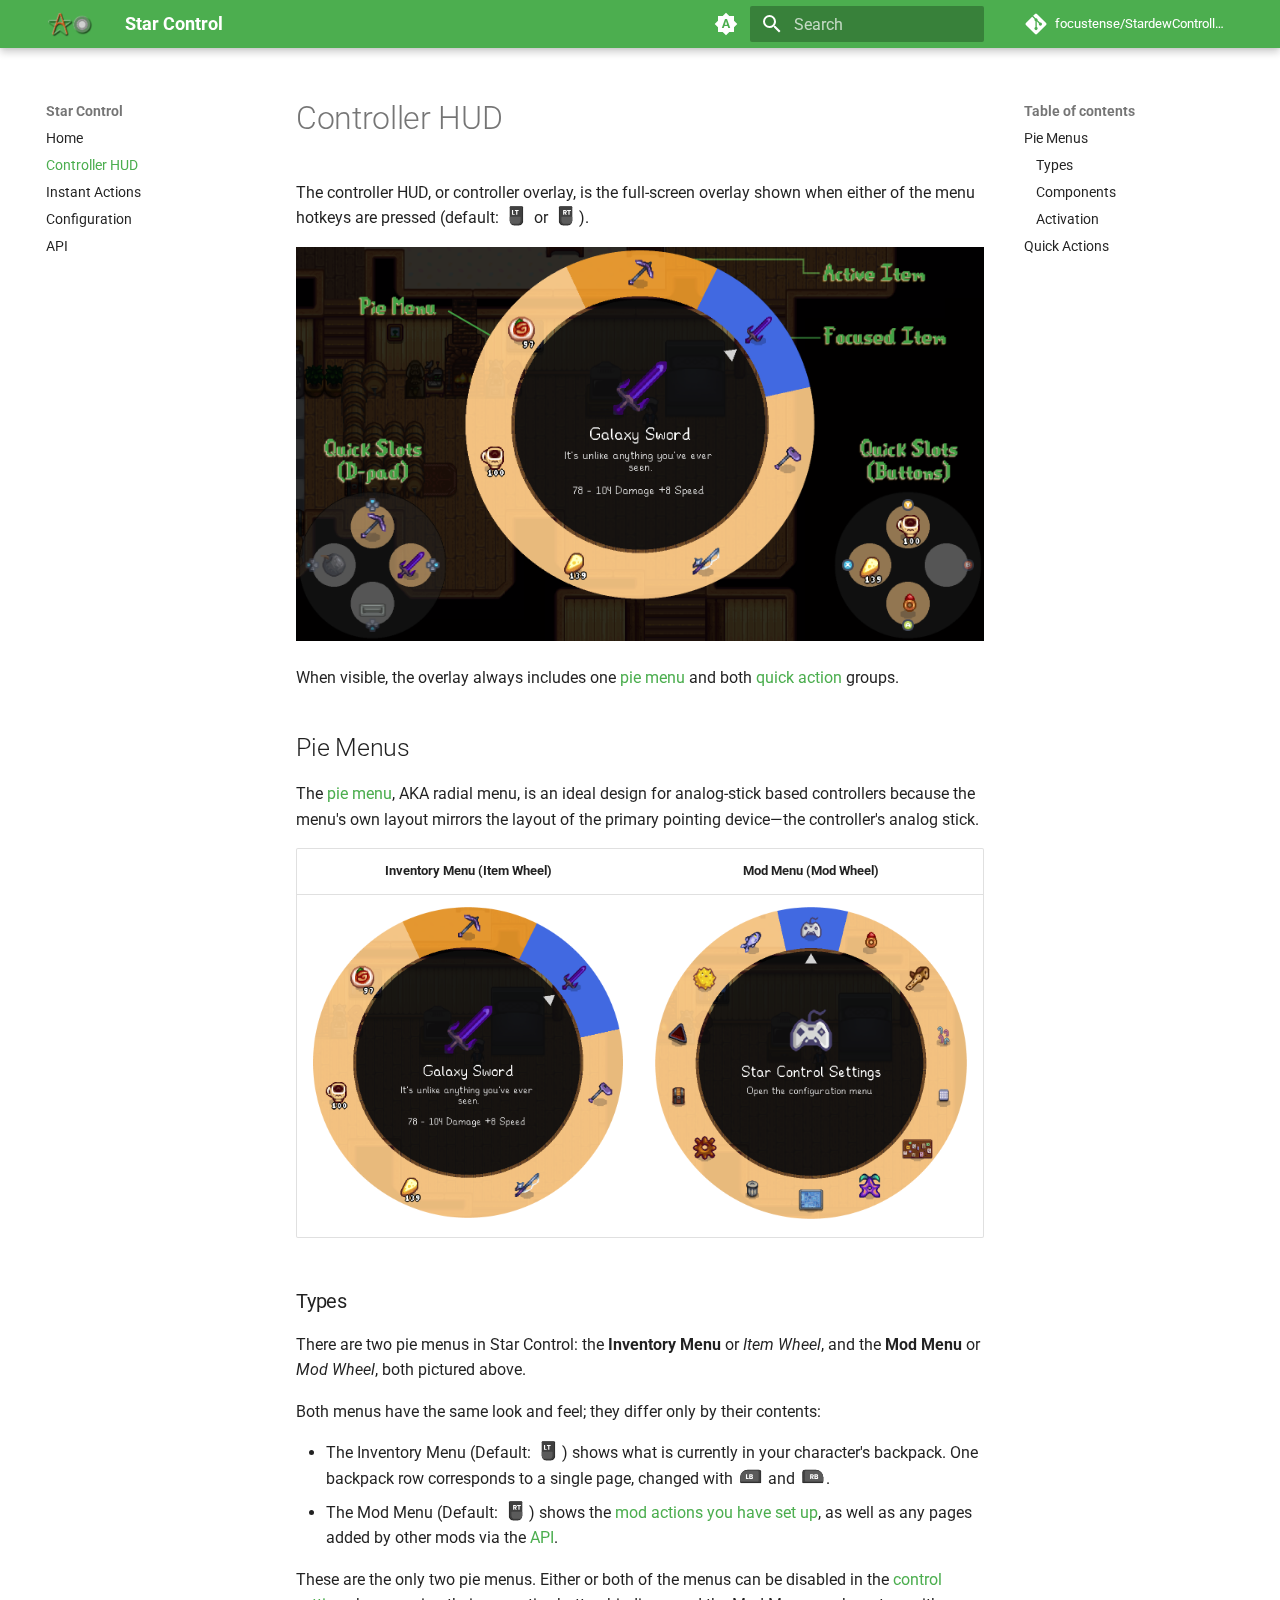
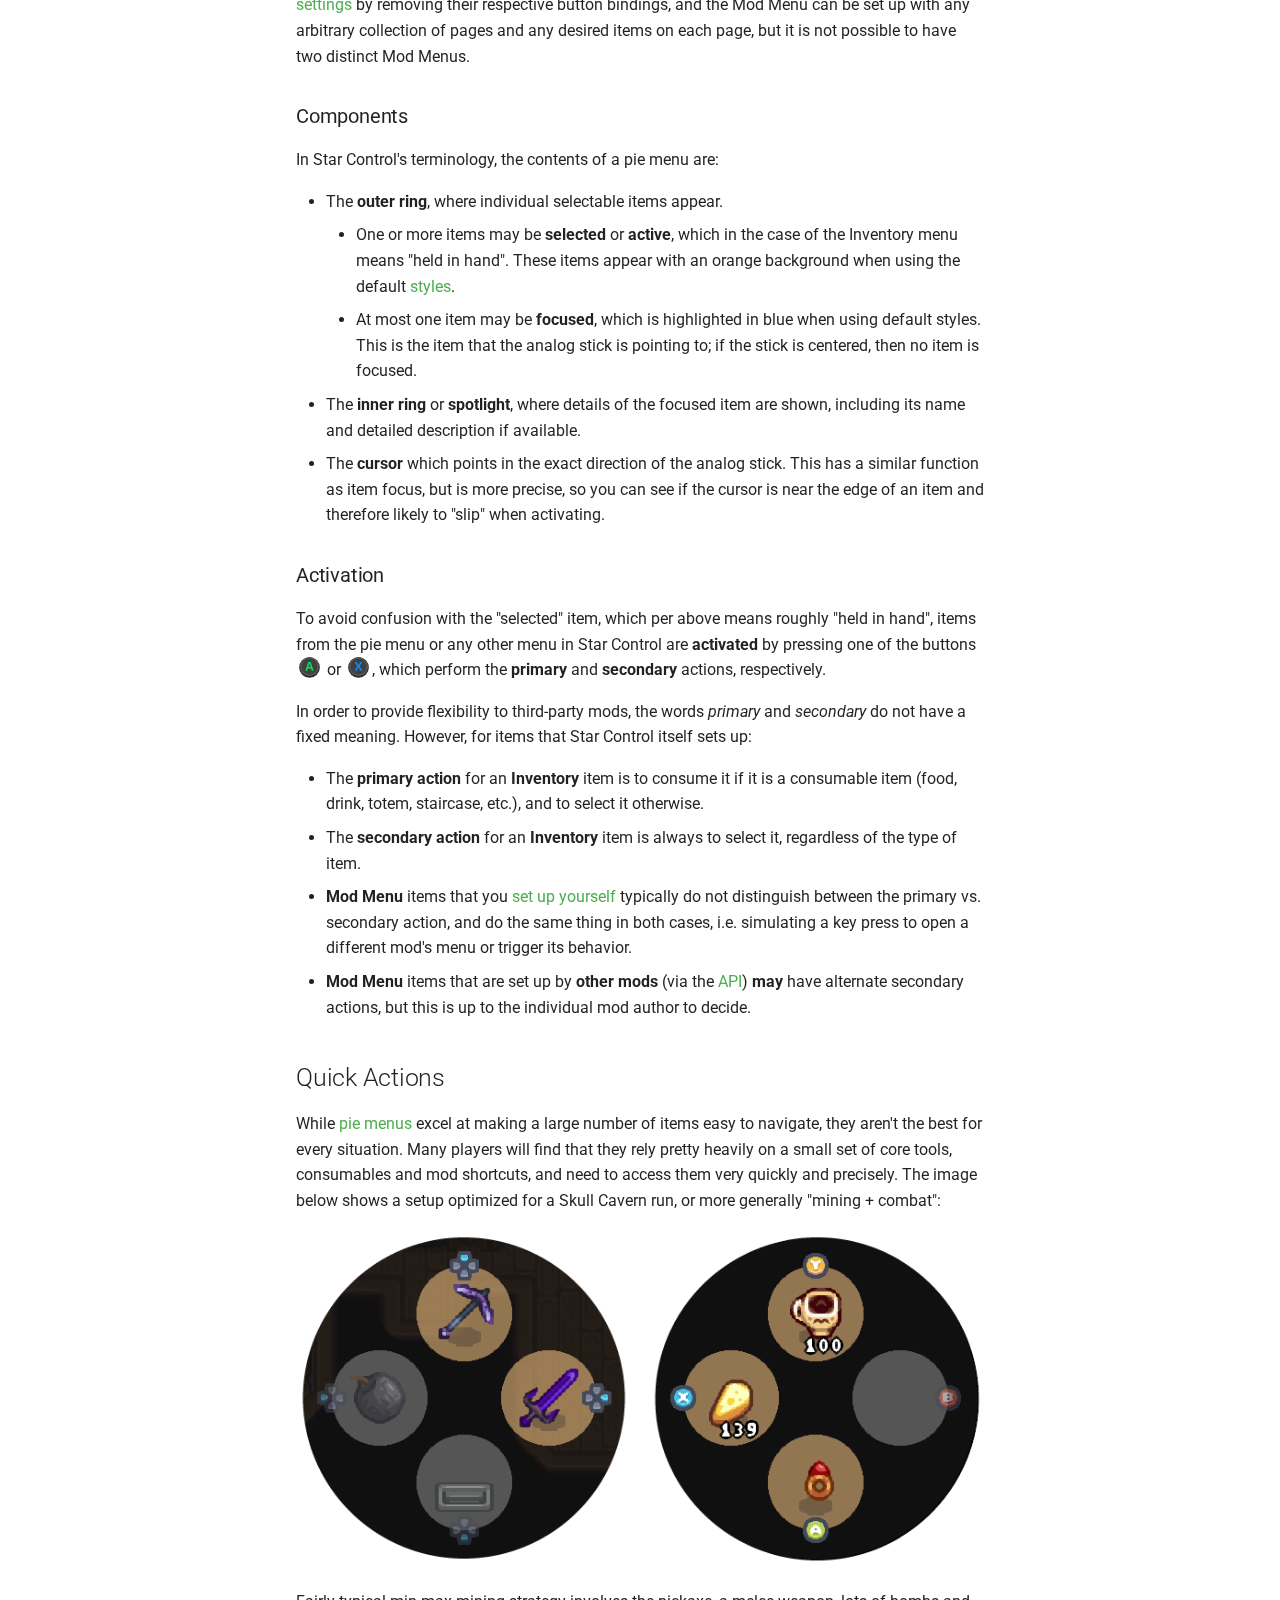
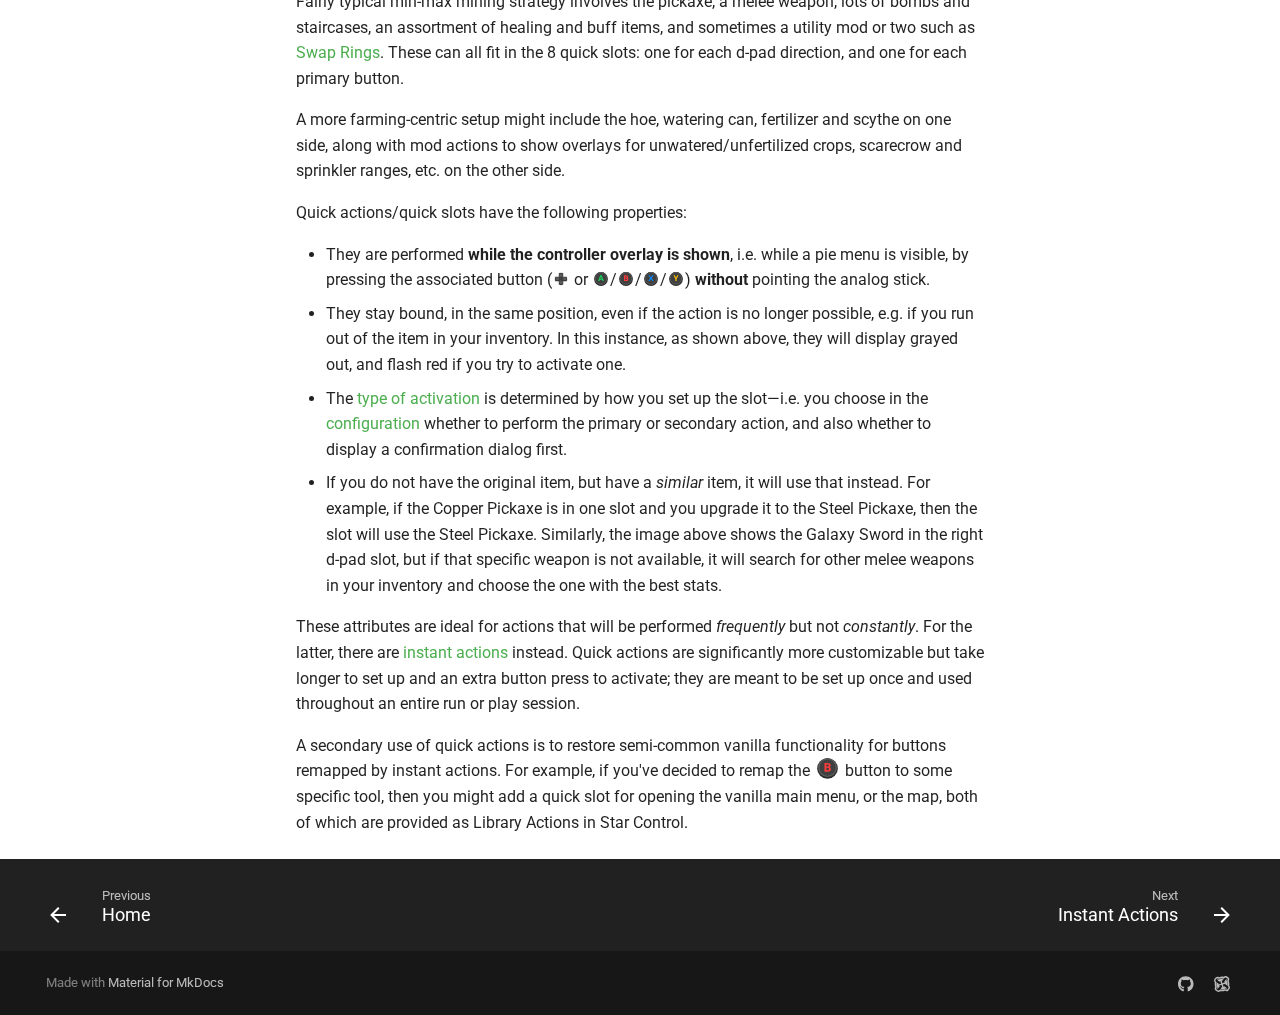
<file: controller-hud/index.html>
<!doctype html>
<html lang="en" class="no-js">
  <head>
    
      <meta charset="utf-8">
      <meta name="viewport" content="width=device-width,initial-scale=1">
      
      
      
        <link rel="canonical" href="https://focustense.github.io/StardewControllers/controller-hud/">
      
      
        <link rel="prev" href="..">
      
      
        <link rel="next" href="../instant-actions/">
      
      
      <link rel="icon" href="../assets/images/favicon.png">
      <meta name="generator" content="mkdocs-1.6.1, mkdocs-material-9.6.3">
    
    
      
        <title>Controller HUD - Star Control</title>
      
    
    
      <link rel="stylesheet" href="../assets/stylesheets/main.d7758b05.min.css">
      
        
        <link rel="stylesheet" href="../assets/stylesheets/palette.06af60db.min.css">
      
      


    
    
      
    
    
      
        
        
        <link rel="preconnect" href="https://fonts.gstatic.com" crossorigin>
        <link rel="stylesheet" href="https://fonts.googleapis.com/css?family=Roboto:300,300i,400,400i,700,700i%7CRoboto+Mono:400,400i,700,700i&display=fallback">
        <style>:root{--md-text-font:"Roboto";--md-code-font:"Roboto Mono"}</style>
      
    
    
      <link rel="stylesheet" href="../stylesheets/styles.css">
    
      <link rel="stylesheet" href="../stylesheets/github-permalink-style.css">
    
    <script>__md_scope=new URL("..",location),__md_hash=e=>[...e].reduce(((e,_)=>(e<<5)-e+_.charCodeAt(0)),0),__md_get=(e,_=localStorage,t=__md_scope)=>JSON.parse(_.getItem(t.pathname+"."+e)),__md_set=(e,_,t=localStorage,a=__md_scope)=>{try{t.setItem(a.pathname+"."+e,JSON.stringify(_))}catch(e){}}</script>
    
      

    
    
      
        <meta  property="og:type"  content="website" >
      
        <meta  property="og:title"  content="Controller HUD - Star Control" >
      
        <meta  property="og:description"  content="None" >
      
        <meta  property="og:image"  content="https://focustense.github.io/StardewControllers/assets/images/social/controller-hud.png" >
      
        <meta  property="og:image:type"  content="image/png" >
      
        <meta  property="og:image:width"  content="1200" >
      
        <meta  property="og:image:height"  content="630" >
      
        <meta  property="og:url"  content="https://focustense.github.io/StardewControllers/controller-hud/" >
      
        <meta  name="twitter:card"  content="summary_large_image" >
      
        <meta  name="twitter:title"  content="Controller HUD - Star Control" >
      
        <meta  name="twitter:description"  content="None" >
      
        <meta  name="twitter:image"  content="https://focustense.github.io/StardewControllers/assets/images/social/controller-hud.png" >
      
    
    
  </head>
  
  
    
    
      
    
    
    
    
    <body dir="ltr" data-md-color-scheme="default" data-md-color-primary="green" data-md-color-accent="indigo">
  
    
    <input class="md-toggle" data-md-toggle="drawer" type="checkbox" id="__drawer" autocomplete="off">
    <input class="md-toggle" data-md-toggle="search" type="checkbox" id="__search" autocomplete="off">
    <label class="md-overlay" for="__drawer"></label>
    <div data-md-component="skip">
      
        
        <a href="#controller-hud" class="md-skip">
          Skip to content
        </a>
      
    </div>
    <div data-md-component="announce">
      
    </div>
    
    
      

  

<header class="md-header md-header--shadow" data-md-component="header">
  <nav class="md-header__inner md-grid" aria-label="Header">
    <a href=".." title="Star Control" class="md-header__button md-logo" aria-label="Star Control" data-md-component="logo">
      
  <img src="../images/logo-mini-beveled.png" alt="logo">

    </a>
    <label class="md-header__button md-icon" for="__drawer">
      
      <svg xmlns="http://www.w3.org/2000/svg" viewBox="0 0 24 24"><path d="M3 6h18v2H3zm0 5h18v2H3zm0 5h18v2H3z"/></svg>
    </label>
    <div class="md-header__title" data-md-component="header-title">
      <div class="md-header__ellipsis">
        <div class="md-header__topic">
          <span class="md-ellipsis">
            Star Control
          </span>
        </div>
        <div class="md-header__topic" data-md-component="header-topic">
          <span class="md-ellipsis">
            
              Controller HUD
            
          </span>
        </div>
      </div>
    </div>
    
      
        <form class="md-header__option" data-md-component="palette">
  
    
    
    
    <input class="md-option" data-md-color-media="(prefers-color-scheme)" data-md-color-scheme="default" data-md-color-primary="green" data-md-color-accent="indigo"  aria-label="Switch to light mode"  type="radio" name="__palette" id="__palette_0">
    
      <label class="md-header__button md-icon" title="Switch to light mode" for="__palette_1" hidden>
        <svg xmlns="http://www.w3.org/2000/svg" viewBox="0 0 24 24"><path d="m14.3 16-.7-2h-3.2l-.7 2H7.8L11 7h2l3.2 9zM20 8.69V4h-4.69L12 .69 8.69 4H4v4.69L.69 12 4 15.31V20h4.69L12 23.31 15.31 20H20v-4.69L23.31 12zm-9.15 3.96h2.3L12 9z"/></svg>
      </label>
    
  
    
    
    
    <input class="md-option" data-md-color-media="(prefers-color-scheme: light)" data-md-color-scheme="default" data-md-color-primary="green" data-md-color-accent="indigo"  aria-label="Switch to dark mode"  type="radio" name="__palette" id="__palette_1">
    
      <label class="md-header__button md-icon" title="Switch to dark mode" for="__palette_2" hidden>
        <svg xmlns="http://www.w3.org/2000/svg" viewBox="0 0 24 24"><path d="M12 8a4 4 0 0 0-4 4 4 4 0 0 0 4 4 4 4 0 0 0 4-4 4 4 0 0 0-4-4m0 10a6 6 0 0 1-6-6 6 6 0 0 1 6-6 6 6 0 0 1 6 6 6 6 0 0 1-6 6m8-9.31V4h-4.69L12 .69 8.69 4H4v4.69L.69 12 4 15.31V20h4.69L12 23.31 15.31 20H20v-4.69L23.31 12z"/></svg>
      </label>
    
  
    
    
    
    <input class="md-option" data-md-color-media="(prefers-color-scheme: dark)" data-md-color-scheme="slate" data-md-color-primary="green" data-md-color-accent="indigo"  aria-label="Switch to system preference"  type="radio" name="__palette" id="__palette_2">
    
      <label class="md-header__button md-icon" title="Switch to system preference" for="__palette_0" hidden>
        <svg xmlns="http://www.w3.org/2000/svg" viewBox="0 0 24 24"><path d="M12 18c-.89 0-1.74-.2-2.5-.55C11.56 16.5 13 14.42 13 12s-1.44-4.5-3.5-5.45C10.26 6.2 11.11 6 12 6a6 6 0 0 1 6 6 6 6 0 0 1-6 6m8-9.31V4h-4.69L12 .69 8.69 4H4v4.69L.69 12 4 15.31V20h4.69L12 23.31 15.31 20H20v-4.69L23.31 12z"/></svg>
      </label>
    
  
</form>
      
    
    
      <script>var palette=__md_get("__palette");if(palette&&palette.color){if("(prefers-color-scheme)"===palette.color.media){var media=matchMedia("(prefers-color-scheme: light)"),input=document.querySelector(media.matches?"[data-md-color-media='(prefers-color-scheme: light)']":"[data-md-color-media='(prefers-color-scheme: dark)']");palette.color.media=input.getAttribute("data-md-color-media"),palette.color.scheme=input.getAttribute("data-md-color-scheme"),palette.color.primary=input.getAttribute("data-md-color-primary"),palette.color.accent=input.getAttribute("data-md-color-accent")}for(var[key,value]of Object.entries(palette.color))document.body.setAttribute("data-md-color-"+key,value)}</script>
    
    
    
      <label class="md-header__button md-icon" for="__search">
        
        <svg xmlns="http://www.w3.org/2000/svg" viewBox="0 0 24 24"><path d="M9.5 3A6.5 6.5 0 0 1 16 9.5c0 1.61-.59 3.09-1.56 4.23l.27.27h.79l5 5-1.5 1.5-5-5v-.79l-.27-.27A6.52 6.52 0 0 1 9.5 16 6.5 6.5 0 0 1 3 9.5 6.5 6.5 0 0 1 9.5 3m0 2C7 5 5 7 5 9.5S7 14 9.5 14 14 12 14 9.5 12 5 9.5 5"/></svg>
      </label>
      <div class="md-search" data-md-component="search" role="dialog">
  <label class="md-search__overlay" for="__search"></label>
  <div class="md-search__inner" role="search">
    <form class="md-search__form" name="search">
      <input type="text" class="md-search__input" name="query" aria-label="Search" placeholder="Search" autocapitalize="off" autocorrect="off" autocomplete="off" spellcheck="false" data-md-component="search-query" required>
      <label class="md-search__icon md-icon" for="__search">
        
        <svg xmlns="http://www.w3.org/2000/svg" viewBox="0 0 24 24"><path d="M9.5 3A6.5 6.5 0 0 1 16 9.5c0 1.61-.59 3.09-1.56 4.23l.27.27h.79l5 5-1.5 1.5-5-5v-.79l-.27-.27A6.52 6.52 0 0 1 9.5 16 6.5 6.5 0 0 1 3 9.5 6.5 6.5 0 0 1 9.5 3m0 2C7 5 5 7 5 9.5S7 14 9.5 14 14 12 14 9.5 12 5 9.5 5"/></svg>
        
        <svg xmlns="http://www.w3.org/2000/svg" viewBox="0 0 24 24"><path d="M20 11v2H8l5.5 5.5-1.42 1.42L4.16 12l7.92-7.92L13.5 5.5 8 11z"/></svg>
      </label>
      <nav class="md-search__options" aria-label="Search">
        
        <button type="reset" class="md-search__icon md-icon" title="Clear" aria-label="Clear" tabindex="-1">
          
          <svg xmlns="http://www.w3.org/2000/svg" viewBox="0 0 24 24"><path d="M19 6.41 17.59 5 12 10.59 6.41 5 5 6.41 10.59 12 5 17.59 6.41 19 12 13.41 17.59 19 19 17.59 13.41 12z"/></svg>
        </button>
      </nav>
      
    </form>
    <div class="md-search__output">
      <div class="md-search__scrollwrap" tabindex="0" data-md-scrollfix>
        <div class="md-search-result" data-md-component="search-result">
          <div class="md-search-result__meta">
            Initializing search
          </div>
          <ol class="md-search-result__list" role="presentation"></ol>
        </div>
      </div>
    </div>
  </div>
</div>
    
    
      <div class="md-header__source">
        <a href="https://github.com/focustense/StardewControllers" title="Go to repository" class="md-source" data-md-component="source">
  <div class="md-source__icon md-icon">
    
    <svg xmlns="http://www.w3.org/2000/svg" viewBox="0 0 448 512"><!--! Font Awesome Free 6.7.2 by @fontawesome - https://fontawesome.com License - https://fontawesome.com/license/free (Icons: CC BY 4.0, Fonts: SIL OFL 1.1, Code: MIT License) Copyright 2024 Fonticons, Inc.--><path d="M439.55 236.05 244 40.45a28.87 28.87 0 0 0-40.81 0l-40.66 40.63 51.52 51.52c27.06-9.14 52.68 16.77 43.39 43.68l49.66 49.66c34.23-11.8 61.18 31 35.47 56.69-26.49 26.49-70.21-2.87-56-37.34L240.22 199v121.85c25.3 12.54 22.26 41.85 9.08 55a34.34 34.34 0 0 1-48.55 0c-17.57-17.6-11.07-46.91 11.25-56v-123c-20.8-8.51-24.6-30.74-18.64-45L142.57 101 8.45 235.14a28.86 28.86 0 0 0 0 40.81l195.61 195.6a28.86 28.86 0 0 0 40.8 0l194.69-194.69a28.86 28.86 0 0 0 0-40.81"/></svg>
  </div>
  <div class="md-source__repository">
    focustense/StardewControllers
  </div>
</a>
      </div>
    
  </nav>
  
</header>
    
    <div class="md-container" data-md-component="container">
      
      
        
          
        
      
      <main class="md-main" data-md-component="main">
        <div class="md-main__inner md-grid">
          
            
              
              <div class="md-sidebar md-sidebar--primary" data-md-component="sidebar" data-md-type="navigation" >
                <div class="md-sidebar__scrollwrap">
                  <div class="md-sidebar__inner">
                    



<nav class="md-nav md-nav--primary" aria-label="Navigation" data-md-level="0">
  <label class="md-nav__title" for="__drawer">
    <a href=".." title="Star Control" class="md-nav__button md-logo" aria-label="Star Control" data-md-component="logo">
      
  <img src="../images/logo-mini-beveled.png" alt="logo">

    </a>
    Star Control
  </label>
  
    <div class="md-nav__source">
      <a href="https://github.com/focustense/StardewControllers" title="Go to repository" class="md-source" data-md-component="source">
  <div class="md-source__icon md-icon">
    
    <svg xmlns="http://www.w3.org/2000/svg" viewBox="0 0 448 512"><!--! Font Awesome Free 6.7.2 by @fontawesome - https://fontawesome.com License - https://fontawesome.com/license/free (Icons: CC BY 4.0, Fonts: SIL OFL 1.1, Code: MIT License) Copyright 2024 Fonticons, Inc.--><path d="M439.55 236.05 244 40.45a28.87 28.87 0 0 0-40.81 0l-40.66 40.63 51.52 51.52c27.06-9.14 52.68 16.77 43.39 43.68l49.66 49.66c34.23-11.8 61.18 31 35.47 56.69-26.49 26.49-70.21-2.87-56-37.34L240.22 199v121.85c25.3 12.54 22.26 41.85 9.08 55a34.34 34.34 0 0 1-48.55 0c-17.57-17.6-11.07-46.91 11.25-56v-123c-20.8-8.51-24.6-30.74-18.64-45L142.57 101 8.45 235.14a28.86 28.86 0 0 0 0 40.81l195.61 195.6a28.86 28.86 0 0 0 40.8 0l194.69-194.69a28.86 28.86 0 0 0 0-40.81"/></svg>
  </div>
  <div class="md-source__repository">
    focustense/StardewControllers
  </div>
</a>
    </div>
  
  <ul class="md-nav__list" data-md-scrollfix>
    
      
      
  
  
  
  
    <li class="md-nav__item">
      <a href=".." class="md-nav__link">
        
  
  <span class="md-ellipsis">
    Home
    
  </span>
  

      </a>
    </li>
  

    
      
      
  
  
    
  
  
  
    <li class="md-nav__item md-nav__item--active">
      
      <input class="md-nav__toggle md-toggle" type="checkbox" id="__toc">
      
      
        
      
      
        <label class="md-nav__link md-nav__link--active" for="__toc">
          
  
  <span class="md-ellipsis">
    Controller HUD
    
  </span>
  

          <span class="md-nav__icon md-icon"></span>
        </label>
      
      <a href="./" class="md-nav__link md-nav__link--active">
        
  
  <span class="md-ellipsis">
    Controller HUD
    
  </span>
  

      </a>
      
        

<nav class="md-nav md-nav--secondary" aria-label="Table of contents">
  
  
  
    
  
  
    <label class="md-nav__title" for="__toc">
      <span class="md-nav__icon md-icon"></span>
      Table of contents
    </label>
    <ul class="md-nav__list" data-md-component="toc" data-md-scrollfix>
      
        <li class="md-nav__item">
  <a href="#pie-menus" class="md-nav__link">
    <span class="md-ellipsis">
      Pie Menus
    </span>
  </a>
  
    <nav class="md-nav" aria-label="Pie Menus">
      <ul class="md-nav__list">
        
          <li class="md-nav__item">
  <a href="#types" class="md-nav__link">
    <span class="md-ellipsis">
      Types
    </span>
  </a>
  
</li>
        
          <li class="md-nav__item">
  <a href="#components" class="md-nav__link">
    <span class="md-ellipsis">
      Components
    </span>
  </a>
  
</li>
        
          <li class="md-nav__item">
  <a href="#activation" class="md-nav__link">
    <span class="md-ellipsis">
      Activation
    </span>
  </a>
  
</li>
        
      </ul>
    </nav>
  
</li>
      
        <li class="md-nav__item">
  <a href="#quick-actions" class="md-nav__link">
    <span class="md-ellipsis">
      Quick Actions
    </span>
  </a>
  
</li>
      
    </ul>
  
</nav>
      
    </li>
  

    
      
      
  
  
  
  
    <li class="md-nav__item">
      <a href="../instant-actions/" class="md-nav__link">
        
  
  <span class="md-ellipsis">
    Instant Actions
    
  </span>
  

      </a>
    </li>
  

    
      
      
  
  
  
  
    <li class="md-nav__item">
      <a href="../configuration/" class="md-nav__link">
        
  
  <span class="md-ellipsis">
    Configuration
    
  </span>
  

      </a>
    </li>
  

    
      
      
  
  
  
  
    <li class="md-nav__item">
      <a href="../api/" class="md-nav__link">
        
  
  <span class="md-ellipsis">
    API
    
  </span>
  

      </a>
    </li>
  

    
  </ul>
</nav>
                  </div>
                </div>
              </div>
            
            
              
              <div class="md-sidebar md-sidebar--secondary" data-md-component="sidebar" data-md-type="toc" >
                <div class="md-sidebar__scrollwrap">
                  <div class="md-sidebar__inner">
                    

<nav class="md-nav md-nav--secondary" aria-label="Table of contents">
  
  
  
    
  
  
    <label class="md-nav__title" for="__toc">
      <span class="md-nav__icon md-icon"></span>
      Table of contents
    </label>
    <ul class="md-nav__list" data-md-component="toc" data-md-scrollfix>
      
        <li class="md-nav__item">
  <a href="#pie-menus" class="md-nav__link">
    <span class="md-ellipsis">
      Pie Menus
    </span>
  </a>
  
    <nav class="md-nav" aria-label="Pie Menus">
      <ul class="md-nav__list">
        
          <li class="md-nav__item">
  <a href="#types" class="md-nav__link">
    <span class="md-ellipsis">
      Types
    </span>
  </a>
  
</li>
        
          <li class="md-nav__item">
  <a href="#components" class="md-nav__link">
    <span class="md-ellipsis">
      Components
    </span>
  </a>
  
</li>
        
          <li class="md-nav__item">
  <a href="#activation" class="md-nav__link">
    <span class="md-ellipsis">
      Activation
    </span>
  </a>
  
</li>
        
      </ul>
    </nav>
  
</li>
      
        <li class="md-nav__item">
  <a href="#quick-actions" class="md-nav__link">
    <span class="md-ellipsis">
      Quick Actions
    </span>
  </a>
  
</li>
      
    </ul>
  
</nav>
                  </div>
                </div>
              </div>
            
          
          
            <div class="md-content" data-md-component="content">
              <article class="md-content__inner md-typeset">
                
                  


  
  


<h1 id="controller-hud">Controller HUD</h1>
<p>The controller HUD, or controller overlay, is the full-screen overlay shown when either of the menu hotkeys are pressed (default: <span class="twemoji medium"><svg xmlns="http://www.w3.org/2000/svg" xmlns:xlink="http://www.w3.org/1999/xlink" width="120" height="120" viewBox="0 0 120 120">
  <defs>
    <clipPath id="clip-button_xbox_analog_trigger_light_1">
      <rect width="120" height="120"/>
    </clipPath>
  </defs>
  <g id="button_xbox_analog_trigger_light_1" clip-path="url(#clip-button_xbox_analog_trigger_light_1)">
    <g id="Rectangle_49" data-name="Rectangle 49" transform="translate(30 105) rotate(-90)" fill="#2a2a2a" stroke="#fff" stroke-width="4">
      <path d="M20,0H82a4,4,0,0,1,4,4V56a4,4,0,0,1-4,4H20A20,20,0,0,1,0,40V20A20,20,0,0,1,20,0Z" stroke="none"/>
      <path d="M20-2H82a6,6,0,0,1,6,6V56a6,6,0,0,1-6,6H20A22,22,0,0,1-2,40V20A22,22,0,0,1,20-2Z" fill="none"/>
    </g>
    <path id="Rectangle_50" data-name="Rectangle 50" d="M20,0H78a4,4,0,0,1,4,4V52a4,4,0,0,1-4,4H20A20,20,0,0,1,0,36V20A20,20,0,0,1,20,0Z" transform="translate(30 101) rotate(-90)" fill="#404040"/>
    <path id="Rectangle_52" data-name="Rectangle 52" d="M16,0H30a2,2,0,0,1,2,2V46a2,2,0,0,1-2,2H16A16,16,0,0,1,0,32V16A16,16,0,0,1,16,0Z" transform="translate(30 97) rotate(-90)" fill="#5b5b5b"/>
    <path id="Path_142" data-name="Path 142" d="M-8.97-3.93h6.84V0H-14.1V-21.21h5.13ZM15.48-21.21v4.08H9.72V0H4.56V-17.13h-5.7v-4.08Z" transform="translate(54 57)" fill="#fff"/>
  </g>
</svg>
</span> or <span class="twemoji medium"><svg xmlns="http://www.w3.org/2000/svg" xmlns:xlink="http://www.w3.org/1999/xlink" width="120" height="120" viewBox="0 0 120 120">
  <defs>
    <clipPath id="clip-button_xbox_analog_trigger_light_2">
      <rect width="120" height="120"/>
    </clipPath>
  </defs>
  <g id="button_xbox_analog_trigger_light_2" clip-path="url(#clip-button_xbox_analog_trigger_light_2)">
    <g id="Rectangle_49" data-name="Rectangle 49" transform="translate(30 105) rotate(-90)" fill="#2a2a2a" stroke="#fff" stroke-width="4">
      <path d="M20,0H82a4,4,0,0,1,4,4V56a4,4,0,0,1-4,4H20A20,20,0,0,1,0,40V20A20,20,0,0,1,20,0Z" stroke="none"/>
      <path d="M20-2H82a6,6,0,0,1,6,6V56a6,6,0,0,1-6,6H20A22,22,0,0,1-2,40V20A22,22,0,0,1,20-2Z" fill="none"/>
    </g>
    <path id="Rectangle_50" data-name="Rectangle 50" d="M20,0H78a4,4,0,0,1,4,4V52a4,4,0,0,1-4,4H20A20,20,0,0,1,0,36V20A20,20,0,0,1,20,0Z" transform="translate(34 101) rotate(-90)" fill="#404040"/>
    <path id="Rectangle_52" data-name="Rectangle 52" d="M16,0H30a2,2,0,0,1,2,2V46a2,2,0,0,1-2,2H16A16,16,0,0,1,0,32V16A16,16,0,0,1,16,0Z" transform="translate(42 97) rotate(-90)" fill="#5b5b5b"/>
    <path id="Path_143" data-name="Path 143" d="M-5.58,0l-4.59-8.01h-1.17V0h-5.13V-21.21h8.76a9.457,9.457,0,0,1,4.26.87A6.008,6.008,0,0,1-.84-17.955,6.832,6.832,0,0,1,.03-14.49a6.159,6.159,0,0,1-1.275,3.93,6.517,6.517,0,0,1-3.7,2.22L.09,0Zm-5.76-11.52h3.18A3.2,3.2,0,0,0-5.91-12.2a2.605,2.605,0,0,0,.72-1.995,2.645,2.645,0,0,0-.735-1.98,3.08,3.08,0,0,0-2.235-.72h-3.18Zm29.19-9.69v4.08H12.09V0H6.93V-17.13H1.23v-4.08Z" transform="translate(66 57)" fill="#fff"/>
  </g>
</svg>
</span>).</p>
<p><img alt="Controller menu screenshot" src="../images/screenshot-controller-overlay-annotated.png" /></p>
<p>When visible, the overlay always includes one <a href="#pie-menus">pie menu</a> and both <a href="#quick-actions">quick action</a> groups.</p>
<h2 id="pie-menus">Pie Menus</h2>
<p>The <a href="https://en.wikipedia.org/wiki/Pie_menu">pie menu</a>, AKA radial menu, is an ideal design for analog-stick based controllers because the menu's own layout mirrors the layout of the primary pointing device—the controller's analog stick.</p>
<table>
<thead>
<tr>
<th style="text-align: center;">Inventory Menu (Item Wheel)</th>
<th style="text-align: center;">Mod Menu (Mod Wheel)</th>
</tr>
</thead>
<tbody>
<tr>
<td style="text-align: center;"><img alt="Inventory Menu" src="../images/screenshot-inventory-menu.png" /></td>
<td style="text-align: center;"><img alt="Mod Menu" src="../images/screenshot-mod-menu.png" /></td>
</tr>
</tbody>
</table>
<h3 id="types">Types</h3>
<p>There are two pie menus in Star Control: the <strong>Inventory Menu</strong> or <em>Item Wheel</em>, and the <strong>Mod Menu</strong> or <em>Mod Wheel</em>, both pictured above.</p>
<p>Both menus have the same look and feel; they differ only by their contents:</p>
<ul>
<li>The Inventory Menu (Default: <span class="twemoji medium"><svg xmlns="http://www.w3.org/2000/svg" xmlns:xlink="http://www.w3.org/1999/xlink" width="120" height="120" viewBox="0 0 120 120">
  <defs>
    <clipPath id="clip-button_xbox_analog_trigger_light_1">
      <rect width="120" height="120"/>
    </clipPath>
  </defs>
  <g id="button_xbox_analog_trigger_light_1" clip-path="url(#clip-button_xbox_analog_trigger_light_1)">
    <g id="Rectangle_49" data-name="Rectangle 49" transform="translate(30 105) rotate(-90)" fill="#2a2a2a" stroke="#fff" stroke-width="4">
      <path d="M20,0H82a4,4,0,0,1,4,4V56a4,4,0,0,1-4,4H20A20,20,0,0,1,0,40V20A20,20,0,0,1,20,0Z" stroke="none"/>
      <path d="M20-2H82a6,6,0,0,1,6,6V56a6,6,0,0,1-6,6H20A22,22,0,0,1-2,40V20A22,22,0,0,1,20-2Z" fill="none"/>
    </g>
    <path id="Rectangle_50" data-name="Rectangle 50" d="M20,0H78a4,4,0,0,1,4,4V52a4,4,0,0,1-4,4H20A20,20,0,0,1,0,36V20A20,20,0,0,1,20,0Z" transform="translate(30 101) rotate(-90)" fill="#404040"/>
    <path id="Rectangle_52" data-name="Rectangle 52" d="M16,0H30a2,2,0,0,1,2,2V46a2,2,0,0,1-2,2H16A16,16,0,0,1,0,32V16A16,16,0,0,1,16,0Z" transform="translate(30 97) rotate(-90)" fill="#5b5b5b"/>
    <path id="Path_142" data-name="Path 142" d="M-8.97-3.93h6.84V0H-14.1V-21.21h5.13ZM15.48-21.21v4.08H9.72V0H4.56V-17.13h-5.7v-4.08Z" transform="translate(54 57)" fill="#fff"/>
  </g>
</svg>
</span>) shows what is currently in your character's backpack. One backpack row corresponds to a single page, changed with <span class="twemoji medium"><svg xmlns="http://www.w3.org/2000/svg" xmlns:xlink="http://www.w3.org/1999/xlink" width="120" height="120" viewBox="0 0 120 120">
  <defs>
    <clipPath id="clip-button_xbox_digital_bumper_light_1">
      <rect width="120" height="120"/>
    </clipPath>
  </defs>
  <g id="button_xbox_digital_bumper_light_1" clip-path="url(#clip-button_xbox_digital_bumper_light_1)">
    <g id="Rectangle_49" data-name="Rectangle 49" transform="translate(14 30)" fill="#2a2a2a" stroke="#fff" stroke-width="4">
      <path d="M34,0H86a8,8,0,0,1,8,8V56a4,4,0,0,1-4,4H4a4,4,0,0,1-4-4V34A34,34,0,0,1,34,0Z" stroke="none"/>
      <path d="M34-2H86A10,10,0,0,1,96,8V56a6,6,0,0,1-6,6H4a6,6,0,0,1-6-6V34A36,36,0,0,1,34-2Z" fill="none"/>
    </g>
    <path id="Rectangle_50" data-name="Rectangle 50" d="M34,0H82a8,8,0,0,1,8,8V52a4,4,0,0,1-4,4H4a4,4,0,0,1-4-4V34A34,34,0,0,1,34,0Z" transform="translate(14 30)" fill="#404040"/>
    <path id="Rectangle_52" data-name="Rectangle 52" d="M30,0H76a6,6,0,0,1,6,6V44a4,4,0,0,1-4,4H4a4,4,0,0,1-4-4V30A30,30,0,0,1,30,0Z" transform="translate(14 34)" fill="#5b5b5b"/>
    <path id="Path_140" data-name="Path 140" d="M-10.065-3.93h6.84V0h-11.97V-21.21h5.13Zm21.93-6.99A5.311,5.311,0,0,1,14.91-9.06a5.092,5.092,0,0,1,1.125,3.27A5.269,5.269,0,0,1,14.22-1.53,7.864,7.864,0,0,1,9.015,0H-.855V-21.21h9.63a7.863,7.863,0,0,1,5.01,1.41,4.841,4.841,0,0,1,1.77,4.02,4.953,4.953,0,0,1-1.02,3.195A4.7,4.7,0,0,1,11.865-10.92Zm-7.59-1.62h3.36q2.67,0,2.67-2.28T7.575-17.1h-3.3Zm3.66,8.37q2.85,0,2.85-2.34a2.229,2.229,0,0,0-.75-1.785,3.171,3.171,0,0,0-2.13-.645H4.275v4.77Z" transform="translate(55 71)" fill="#fff"/>
  </g>
</svg>
</span> and <span class="twemoji medium"><svg xmlns="http://www.w3.org/2000/svg" xmlns:xlink="http://www.w3.org/1999/xlink" width="120" height="120" viewBox="0 0 120 120">
  <defs>
    <clipPath id="clip-button_xbox_digital_bumper_light_2">
      <rect width="120" height="120"/>
    </clipPath>
  </defs>
  <g id="button_xbox_digital_bumper_light_2" clip-path="url(#clip-button_xbox_digital_bumper_light_2)">
    <g id="Rectangle_49" data-name="Rectangle 49" transform="translate(14 30)" fill="#2a2a2a" stroke="#fff" stroke-width="4">
      <path d="M10,0H60A34,34,0,0,1,94,34V56a4,4,0,0,1-4,4H4a4,4,0,0,1-4-4V10A10,10,0,0,1,10,0Z" stroke="none"/>
      <path d="M10-2H60A36,36,0,0,1,96,34V56a6,6,0,0,1-6,6H4a6,6,0,0,1-6-6V10A12,12,0,0,1,10-2Z" fill="none"/>
    </g>
    <path id="Rectangle_50" data-name="Rectangle 50" d="M10,0H56A34,34,0,0,1,90,34V52a4,4,0,0,1-4,4H4a4,4,0,0,1-4-4V10A10,10,0,0,1,10,0Z" transform="translate(18 30)" fill="#404040"/>
    <path id="Rectangle_52" data-name="Rectangle 52" d="M6,0H52A30,30,0,0,1,82,30V44a4,4,0,0,1-4,4H4a4,4,0,0,1-4-4V6A6,6,0,0,1,6,0Z" transform="translate(26 34)" fill="#5b5b5b"/>
    <path id="Path_141" data-name="Path 141" d="M-6.675,0l-4.59-8.01h-1.17V0h-5.13V-21.21H-8.8a9.457,9.457,0,0,1,4.26.87,6.008,6.008,0,0,1,2.61,2.385,6.832,6.832,0,0,1,.87,3.465A6.159,6.159,0,0,1-2.34-10.56a6.517,6.517,0,0,1-3.7,2.22L-1,0Zm-5.76-11.52h3.18A3.2,3.2,0,0,0-7-12.2a2.605,2.605,0,0,0,.72-1.995,2.645,2.645,0,0,0-.735-1.98,3.08,3.08,0,0,0-2.235-.72h-3.18Zm26.67.6A5.311,5.311,0,0,1,17.28-9.06a5.092,5.092,0,0,1,1.125,3.27A5.269,5.269,0,0,1,16.59-1.53,7.864,7.864,0,0,1,11.385,0H1.515V-21.21h9.63a7.863,7.863,0,0,1,5.01,1.41,4.841,4.841,0,0,1,1.77,4.02,4.953,4.953,0,0,1-1.02,3.195A4.7,4.7,0,0,1,14.235-10.92Zm-7.59-1.62h3.36q2.67,0,2.67-2.28T9.945-17.1h-3.3Zm3.66,8.37q2.85,0,2.85-2.34a2.229,2.229,0,0,0-.75-1.785,3.171,3.171,0,0,0-2.13-.645H6.645v4.77Z" transform="translate(67 71)" fill="#fff"/>
  </g>
</svg>
</span>.</li>
<li>The Mod Menu (Default: <span class="twemoji medium"><svg xmlns="http://www.w3.org/2000/svg" xmlns:xlink="http://www.w3.org/1999/xlink" width="120" height="120" viewBox="0 0 120 120">
  <defs>
    <clipPath id="clip-button_xbox_analog_trigger_light_2">
      <rect width="120" height="120"/>
    </clipPath>
  </defs>
  <g id="button_xbox_analog_trigger_light_2" clip-path="url(#clip-button_xbox_analog_trigger_light_2)">
    <g id="Rectangle_49" data-name="Rectangle 49" transform="translate(30 105) rotate(-90)" fill="#2a2a2a" stroke="#fff" stroke-width="4">
      <path d="M20,0H82a4,4,0,0,1,4,4V56a4,4,0,0,1-4,4H20A20,20,0,0,1,0,40V20A20,20,0,0,1,20,0Z" stroke="none"/>
      <path d="M20-2H82a6,6,0,0,1,6,6V56a6,6,0,0,1-6,6H20A22,22,0,0,1-2,40V20A22,22,0,0,1,20-2Z" fill="none"/>
    </g>
    <path id="Rectangle_50" data-name="Rectangle 50" d="M20,0H78a4,4,0,0,1,4,4V52a4,4,0,0,1-4,4H20A20,20,0,0,1,0,36V20A20,20,0,0,1,20,0Z" transform="translate(34 101) rotate(-90)" fill="#404040"/>
    <path id="Rectangle_52" data-name="Rectangle 52" d="M16,0H30a2,2,0,0,1,2,2V46a2,2,0,0,1-2,2H16A16,16,0,0,1,0,32V16A16,16,0,0,1,16,0Z" transform="translate(42 97) rotate(-90)" fill="#5b5b5b"/>
    <path id="Path_143" data-name="Path 143" d="M-5.58,0l-4.59-8.01h-1.17V0h-5.13V-21.21h8.76a9.457,9.457,0,0,1,4.26.87A6.008,6.008,0,0,1-.84-17.955,6.832,6.832,0,0,1,.03-14.49a6.159,6.159,0,0,1-1.275,3.93,6.517,6.517,0,0,1-3.7,2.22L.09,0Zm-5.76-11.52h3.18A3.2,3.2,0,0,0-5.91-12.2a2.605,2.605,0,0,0,.72-1.995,2.645,2.645,0,0,0-.735-1.98,3.08,3.08,0,0,0-2.235-.72h-3.18Zm29.19-9.69v4.08H12.09V0H6.93V-17.13H1.23v-4.08Z" transform="translate(66 57)" fill="#fff"/>
  </g>
</svg>
</span>) shows the <a href="../configuration/#actions">mod actions you have set up</a>, as well as any pages added by other mods via the <a href="../api/">API</a>.</li>
</ul>
<p>These are the only two pie menus. Either or both of the menus can be disabled in the <a href="../configuration/#controls">control settings</a> by removing their respective button bindings, and the Mod Menu can be set up with any arbitrary collection of pages and any desired items on each page, but it is not possible to have two distinct Mod Menus.</p>
<h3 id="components">Components</h3>
<p>In Star Control's terminology, the contents of a pie menu are:</p>
<ul>
<li>The <strong>outer ring</strong>, where individual selectable items appear.<ul>
<li>One or more items may be <strong>selected</strong> or <strong>active</strong>, which in the case of the Inventory menu means "held in hand". These items appear with an orange background when using the default <a href="../configuration/#styles">styles</a>.</li>
<li>At most one item may be <strong>focused</strong>, which is highlighted in blue when using default styles. This is the item that the analog stick is pointing to; if the stick is centered, then no item is focused.</li>
</ul>
</li>
<li>The <strong>inner ring</strong> or <strong>spotlight</strong>, where details of the focused item are shown, including its name and detailed description if available.</li>
<li>The <strong>cursor</strong> which points in the exact direction of the analog stick. This has a similar function as item focus, but is more precise, so you can see if the cursor is near the edge of an item and therefore likely to "slip" when activating.</li>
</ul>
<h3 id="activation">Activation</h3>
<p>To avoid confusion with the "selected" item, which per above means roughly "held in hand", items from the pie menu or any other menu in Star Control are <strong>activated</strong> by pressing one of the buttons <span class="twemoji medium"><svg xmlns="http://www.w3.org/2000/svg" xmlns:xlink="http://www.w3.org/1999/xlink" width="120" height="120" viewBox="0 0 120 120">
  <defs>
    <clipPath id="clip-path">
      <rect id="Rectangle_73" data-name="Rectangle 73" width="120" height="120"/>
    </clipPath>
  </defs>
  <g id="button_xbox_digital_a_1" clip-path="url(#clip-path)">
    <g id="button_xbox_digital_a_1-2" data-name="button_xbox_digital_a_1">
      <g id="Button_-_XBOX_B" data-name="Button - XBOX B" clip-path="url(#clip-path)">
        <g id="Border_white_-_outer" data-name="Border white - outer" transform="translate(14 14)">
          <g id="Border_white_-_outer-2" data-name="Border white - outer" fill="none" stroke="#fff" stroke-width="2">
            <circle cx="46" cy="46" r="46" stroke="none"/>
            <circle cx="46" cy="46" r="45" fill="none"/>
          </g>
        </g>
        <g id="Border_white_-_inner" data-name="Border white - inner" transform="translate(14 14)">
          <g id="Border_white_-_inner-2" data-name="Border white - inner" fill="none" stroke="#fff" stroke-width="4">
            <circle cx="46" cy="46" r="46" stroke="none"/>
            <circle cx="46" cy="46" r="48" fill="none"/>
          </g>
        </g>
        <g id="Button_-_Base" data-name="Button - Base" transform="translate(14 14)">
          <circle id="Button_-_Base-2" data-name="Button - Base" cx="46" cy="46" r="46" fill="#2a2a2a"/>
        </g>
        <g id="Button_-_Top" data-name="Button - Top" transform="translate(18 14)">
          <g id="Button_-_Top-2" data-name="Button - Top" fill="#404040" stroke="#5b5b5b" stroke-width="6">
            <circle cx="42" cy="42" r="42" stroke="none"/>
            <circle cx="42" cy="42" r="39" fill="none"/>
          </g>
        </g>
        <path id="Path_116" data-name="Path 116" d="M9.822,0,7.027-9.176H-7.027L-9.822,0h-8.807L-5.023-38.707H4.97L18.628,0ZM5.076-16.031Q1.2-28.5.712-30.138t-.7-2.584q-.87,3.375-4.983,16.69Z" transform="translate(60 74)" fill="#16d65d"/>
      </g>
    </g>
  </g>
</svg>
</span> or <span class="twemoji medium"><svg xmlns="http://www.w3.org/2000/svg" xmlns:xlink="http://www.w3.org/1999/xlink" width="120" height="120" viewBox="0 0 120 120">
  <defs>
    <clipPath id="clip-path">
      <rect id="Rectangle_74" data-name="Rectangle 74" width="120" height="120"/>
    </clipPath>
  </defs>
  <g id="button_xbox_digital_x_1" clip-path="url(#clip-path)">
    <g id="button_xbox_X_1">
      <g id="Button_-_XBOX_X" data-name="Button - XBOX X" clip-path="url(#clip-path)">
        <g id="Border_white_-_outer" data-name="Border white - outer" transform="translate(14 14)">
          <g id="Border_white_-_outer-2" data-name="Border white - outer" fill="none" stroke="#fff" stroke-width="2">
            <circle cx="46" cy="46" r="46" stroke="none"/>
            <circle cx="46" cy="46" r="45" fill="none"/>
          </g>
        </g>
        <g id="Border_white_-_inner" data-name="Border white - inner" transform="translate(14 14)">
          <g id="Border_white_-_inner-2" data-name="Border white - inner" fill="none" stroke="#fff" stroke-width="4">
            <circle cx="46" cy="46" r="46" stroke="none"/>
            <circle cx="46" cy="46" r="48" fill="none"/>
          </g>
        </g>
        <g id="Button_-_Base" data-name="Button - Base" transform="translate(14 14)">
          <circle id="Button_-_Base-2" data-name="Button - Base" cx="46" cy="46" r="46" fill="#2a2a2a"/>
        </g>
        <g id="Button_-_Top" data-name="Button - Top" transform="translate(18 14)">
          <g id="Button_-_Top-2" data-name="Button - Top" fill="#404040" stroke="#5b5b5b" stroke-width="6">
            <circle cx="42" cy="42" r="42" stroke="none"/>
            <circle cx="42" cy="42" r="39" fill="none"/>
          </g>
        </g>
        <path id="Path_122" data-name="Path 122" d="M18.009,0H8.675L-.29-14.581-9.255,0h-8.754L-5.221-19.881-17.191-38.549h9.018L.132-24.68,8.279-38.549h8.807L4.983-19.433Z" transform="translate(60 74)" fill="#068bff"/>
      </g>
    </g>
  </g>
</svg>
</span>, which perform the <strong>primary</strong> and <strong>secondary</strong> actions, respectively.</p>
<p>In order to provide flexibility to third-party mods, the words <em>primary</em> and <em>secondary</em> do not have a fixed meaning. However, for items that Star Control itself sets up:</p>
<ul>
<li>The <strong>primary action</strong> for an <strong>Inventory</strong> item is to consume it if it is a consumable item (food, drink, totem, staircase, etc.), and to select it otherwise.</li>
<li>The <strong>secondary action</strong> for an <strong>Inventory</strong> item is always to select it, regardless of the type of item.</li>
<li><strong>Mod Menu</strong> items that you <a href="../configuration/#actions">set up yourself</a> typically do not distinguish between the primary vs. secondary action, and do the same thing in both cases, i.e. simulating a key press to open a different mod's menu or trigger its behavior.</li>
<li><strong>Mod Menu</strong> items that are set up by <strong>other mods</strong> (via the <a href="../api/">API</a>) <strong>may</strong> have alternate secondary actions, but this is up to the individual mod author to decide.</li>
</ul>
<h2 id="quick-actions">Quick Actions</h2>
<p>While <a href="#pie-menus">pie menus</a> excel at making a large number of items easy to navigate, they aren't the best for every situation. Many players will find that they rely pretty heavily on a small set of core tools, consumables and mod shortcuts, and need to access them very quickly and precisely. The image below shows a setup optimized for a Skull Cavern run, or more generally "mining + combat":</p>
<p><img alt="Mining/Combat Quick Actions" src="../images/screenshot-quick-actions.png" /></p>
<p>Fairly typical min-max mining strategy involves the pickaxe, a melee weapon, lots of bombs and staircases, an assortment of healing and buff items, and sometimes a utility mod or two such as <a href="https://www.nexusmods.com/stardewvalley/mods/21205">Swap Rings</a>. These can all fit in the 8 quick slots: one for each d-pad direction, and one for each primary button.</p>
<p>A more farming-centric setup might include the hoe, watering can, fertilizer and scythe on one side, along with mod actions to show overlays for unwatered/unfertilized crops, scarecrow and sprinkler ranges, etc. on the other side.</p>
<p>Quick actions/quick slots have the following properties:</p>
<ul>
<li>They are performed <strong>while the controller overlay is shown</strong>, i.e. while a pie menu is visible, by pressing the associated button (<span class="twemoji"><svg xmlns="http://www.w3.org/2000/svg" xmlns:xlink="http://www.w3.org/1999/xlink" width="120" height="120" viewBox="0 0 120 120">
  <defs>
    <clipPath id="clip-button_xboxone_dpad_dark_7">
      <rect width="120" height="120"/>
    </clipPath>
  </defs>
  <g id="button_xboxone_dpad_dark_7" clip-path="url(#clip-button_xboxone_dpad_dark_7)">
    <g id="Subtraction_43" data-name="Subtraction 43" transform="translate(100 100) rotate(180)" fill="#2a2a2a">
      <path d="M 39.99960327148438 82.00009918212891 C 34.55428314208984 82.00009918212891 29.25528526306152 80.97271728515625 24.2497673034668 78.94651794433594 L 23.00020217895508 78.44071197509766 L 23.00020217895508 77.0926513671875 L 23.00020217895508 57.00040435791016 C 23.00017929077148 57.00041580200195 23.00015258789063 57.00041961669922 23.0001220703125 57.00041961669922 C 22.99961090087891 57.00041961669922 22.99814987182617 56.99907684326172 22.99719047546387 56.99853134155273 L 2.90763783454895 56.99989700317383 L 1.559555530548096 56.99989700317383 L 1.053755521774292 55.75029754638672 C -0.9725621938705444 50.7442512512207 -1.999997496604919 45.44495391845703 -1.999997496604919 39.99960327148438 C -1.999997496604919 34.55427169799805 -0.9726797938346863 29.25527381896973 1.053426027297974 24.24979019165039 L 1.559226036071777 23.00020217895508 L 2.907308340072632 23.00020217895508 L 22.99969863891602 23.00020217895508 C 22.99952507019043 22.99979019165039 23.00099182128906 22.99821853637695 23.00156784057617 22.99720191955566 L 23.00020217895508 2.907308340072632 L 23.00020217895508 1.559226036071777 L 24.24979019165039 1.053426027297974 C 29.25527381896973 -0.9726797938346863 34.55427169799805 -1.999997496604919 39.99960327148438 -1.999997496604919 C 45.44494247436523 -1.999997496604919 50.74423599243164 -0.9725621938705444 55.75029754638672 1.053755521774292 L 56.99989700317383 1.559555530548096 L 56.99989700317383 2.90763783454895 L 56.99989700317383 22.99969482421875 C 56.99991989135742 22.99968338012695 56.99994659423828 22.99967765808105 56.99997711181641 22.99967765808105 C 57.00048828125 22.99967765808105 57.00194931030273 23.00102424621582 57.00290679931641 23.00156784057617 L 77.0926513671875 23.00020217895508 L 78.44071197509766 23.00020217895508 L 78.94651794433594 24.2497673034668 C 80.97271728515625 29.25527381896973 82.00009918212891 34.55428314208984 82.00009918212891 39.99960327148438 C 82.00009918212891 45.44491958618164 80.97262573242188 50.74422454833984 78.94620513916016 55.75032043457031 L 78.44039154052734 56.99989700317383 L 77.09233093261719 56.99989700317383 L 57.00040435791016 56.99989700317383 C 57.00058746337891 57.00030899047852 56.99910736083984 57.00189208984375 56.99853134155273 57.00290679931641 L 56.99989700317383 77.09233093261719 L 56.99989700317383 78.44039154052734 L 55.75033187866211 78.94620513916016 C 50.7442741394043 80.97261810302734 45.44495391845703 82.00009918212891 39.99960327148438 82.00009918212891 Z" stroke="none"/>
      <path d="M 39.99959182739258 80.00010681152344 C 45.18595123291016 80.00010681152344 50.23257827758789 79.02210998535156 54.99990844726563 77.09233856201172 L 54.99990844726563 56.99969100952148 C 54.99990844726563 55.89700698852539 55.89700698852539 54.99990844726563 56.99969100952148 54.99990844726563 L 77.09233856201172 54.99990844726563 C 79.02178192138672 50.23333358764648 80.00010681152344 45.18650817871094 80.00010681152344 39.99959182739258 C 80.00010681152344 34.81326293945313 79.02220916748047 29.76694869995117 77.0926513671875 25.00020599365234 L 56.99969100952148 25.00020599365234 C 55.89700698852539 25.00020599365234 54.99990844726563 24.10309219360352 54.99990844726563 23.00040626525879 L 54.99990844726563 2.90763521194458 C 50.23336410522461 0.9782638549804688 45.1865348815918 6.733921509294305e-06 39.99959182739258 6.733921509294305e-06 C 34.81323623657227 6.733921509294305e-06 29.76692008972168 0.9778496026992798 25.00020599365234 2.907306671142578 L 25.00020599365234 23.00040626525879 C 25.00020599365234 24.10309219360352 24.10309219360352 25.00020599365234 23.00040626525879 25.00020599365234 L 2.907306671142578 25.00020599365234 C 0.9781638979911804 29.76613616943359 6.733921509294305e-06 34.81266403198242 6.733921509294305e-06 39.99959182739258 C 6.733921509294305e-06 45.18596267700195 0.9779638648033142 50.23259353637695 2.90763521194458 54.99990844726563 L 23.00040626525879 54.99990844726563 C 24.10309219360352 54.99990844726563 25.00020599365234 55.89700698852539 25.00020599365234 56.99969100952148 L 25.00020599365234 77.0926513671875 C 29.76616477966309 79.02188873291016 34.81269073486328 80.00010681152344 39.99959182739258 80.00010681152344 M 39.99959182739258 84.00010681152344 C 34.29586410522461 84.00010681152344 28.74436378479004 82.92356109619141 23.49932098388672 80.80039215087891 L 21.00020599365234 79.78876495361328 L 21.00020599365234 77.0926513671875 L 21.00020599365234 58.99990844726563 L 2.90763521194458 58.99990844726563 L 0.2114638835191727 58.99990844726563 L -0.8001361489295959 56.50070571899414 C -2.923407554626465 51.25510787963867 -3.999993324279785 45.70333480834961 -3.999993324279785 39.99959182739258 C -3.999993324279785 34.29584884643555 -2.923521757125854 28.74436378479004 -0.8004646897315979 23.4993782043457 L 0.211149588227272 21.00020599365234 L 2.907306671142578 21.00020599365234 L 21.00020599365234 21.00020599365234 L 21.00020599365234 2.907306671142578 L 21.00020599365234 0.211149588227272 L 23.49939155578613 -0.8004646897315979 C 28.7443790435791 -2.923521757125854 34.29584884643555 -3.999993324279785 39.99959182739258 -3.999993324279785 C 45.70336532592773 -3.999993324279785 51.25514984130859 -2.923407554626465 56.5007209777832 -0.8001361489295959 L 58.99990844726563 0.2114638835191727 L 58.99990844726563 2.90763521194458 L 58.99990844726563 21.00020599365234 L 77.0926513671875 21.00020599365234 L 79.78876495361328 21.00020599365234 L 80.80039215087891 23.49932098388672 C 82.92356109619141 28.7443790435791 84.00010681152344 34.29586410522461 84.00010681152344 39.99959182739258 C 84.00010681152344 45.70329284667969 82.9234619140625 51.25509262084961 80.80009460449219 56.50075149536133 L 79.78846740722656 58.99990844726563 L 77.09233856201172 58.99990844726563 L 58.99990844726563 58.99990844726563 L 58.99990844726563 77.09233856201172 L 58.99990844726563 79.78846740722656 L 56.50076293945313 80.80007934570313 C 51.25514984130859 82.9234619140625 45.70335006713867 84.00010681152344 39.99959182739258 84.00010681152344 Z" stroke="none" fill="#fff"/>
    </g>
    <path id="Subtraction_45" data-name="Subtraction 45" d="M36,72a35.987,35.987,0,0,1-11-1.712V51a4,4,0,0,0-4-4H1.712a36.2,36.2,0,0,1,0-22H21a4,4,0,0,0,4-4V1.712a36.2,36.2,0,0,1,22,0V21a4.005,4.005,0,0,0,4,4H70.289a36.2,36.2,0,0,1,0,22H51a4,4,0,0,0-4,4V70.289A35.986,35.986,0,0,1,36,72Z" transform="translate(96 96) rotate(180)" fill="#2a2a2a"/>
    <path id="Subtraction_46" data-name="Subtraction 46" d="M36,68a37.934,37.934,0,0,1-11-1.617V47a4,4,0,0,0-4-4H1.275a32.4,32.4,0,0,1,.308-19H21a4,4,0,0,0,4-4V1.616a38.235,38.235,0,0,1,22,0V20a4,4,0,0,0,4,4H70.418a32.4,32.4,0,0,1,.307,19H51a4.005,4.005,0,0,0-4,4V66.384A37.933,37.933,0,0,1,36,68Z" transform="translate(96 92) rotate(180)" fill="#404040"/>
    <path id="Polygon_8" data-name="Polygon 8" d="M12,0,24,12H0Z" transform="translate(120 46) rotate(90)" fill="#fff"/>
    <path id="Polygon_9" data-name="Polygon 9" d="M12,0,24,12H0Z" transform="translate(0 70) rotate(-90)" fill="#fff"/>
    <path id="Polygon_8-2" data-name="Polygon 8" d="M12,0,24,12H0Z" transform="translate(72 120) rotate(180)" fill="#fff"/>
    <path id="Polygon_9-2" data-name="Polygon 9" d="M12,0,24,12H0Z" transform="translate(48 0)" fill="#fff"/>
    <path id="Subtraction_48" data-name="Subtraction 48" d="M23.726,25.873H4v-19H23.418a32.262,32.262,0,0,1,1.582,10,32.315,32.315,0,0,1-1.274,9Z" transform="translate(49 74.873) rotate(180)" fill="#5b5b5b"/>
    <path id="Subtraction_48-2" data-name="Subtraction 48" d="M-4931.582-1022H-4951v-19h19.726a32.348,32.348,0,0,1,1.275,9,32.262,32.262,0,0,1-1.583,10Z" transform="translate(5026 1090)" fill="#5b5b5b"/>
    <rect id="Rectangle_197" data-name="Rectangle 197" width="19" height="2" rx="1" transform="translate(76 49) rotate(90)" fill="#5b5b5b"/>
    <rect id="Rectangle_199" data-name="Rectangle 199" width="19" height="2" rx="1" transform="translate(46 49) rotate(90)" fill="#5b5b5b"/>
    <path id="Subtraction_48-3" data-name="Subtraction 48" d="M-4955-1045h-22v-19.384a37.9,37.9,0,0,1,11-1.616,37.929,37.929,0,0,1,11,1.617V-1045Z" transform="translate(5026 1090)" fill="#5b5b5b"/>
    <rect id="Rectangle_197-2" data-name="Rectangle 197" width="22" height="2" rx="1" transform="translate(71 46) rotate(-180)" fill="#5b5b5b"/>
    <path id="Subtraction_48-4" data-name="Subtraction 48" d="M-4966-996a36.919,36.919,0,0,1-11-1.663V-1015h22v17.336A36.933,36.933,0,0,1-4966-996Z" transform="translate(5026 1090)" fill="#5b5b5b"/>
    <rect id="Rectangle_200" data-name="Rectangle 200" width="22" height="5" rx="1" transform="translate(71 77) rotate(-180)" fill="#5b5b5b"/>
  </g>
</svg>
</span> or <span class="twemoji"><svg xmlns="http://www.w3.org/2000/svg" xmlns:xlink="http://www.w3.org/1999/xlink" width="120" height="120" viewBox="0 0 120 120">
  <defs>
    <clipPath id="clip-path">
      <rect id="Rectangle_73" data-name="Rectangle 73" width="120" height="120"/>
    </clipPath>
  </defs>
  <g id="button_xbox_digital_a_1" clip-path="url(#clip-path)">
    <g id="button_xbox_digital_a_1-2" data-name="button_xbox_digital_a_1">
      <g id="Button_-_XBOX_B" data-name="Button - XBOX B" clip-path="url(#clip-path)">
        <g id="Border_white_-_outer" data-name="Border white - outer" transform="translate(14 14)">
          <g id="Border_white_-_outer-2" data-name="Border white - outer" fill="none" stroke="#fff" stroke-width="2">
            <circle cx="46" cy="46" r="46" stroke="none"/>
            <circle cx="46" cy="46" r="45" fill="none"/>
          </g>
        </g>
        <g id="Border_white_-_inner" data-name="Border white - inner" transform="translate(14 14)">
          <g id="Border_white_-_inner-2" data-name="Border white - inner" fill="none" stroke="#fff" stroke-width="4">
            <circle cx="46" cy="46" r="46" stroke="none"/>
            <circle cx="46" cy="46" r="48" fill="none"/>
          </g>
        </g>
        <g id="Button_-_Base" data-name="Button - Base" transform="translate(14 14)">
          <circle id="Button_-_Base-2" data-name="Button - Base" cx="46" cy="46" r="46" fill="#2a2a2a"/>
        </g>
        <g id="Button_-_Top" data-name="Button - Top" transform="translate(18 14)">
          <g id="Button_-_Top-2" data-name="Button - Top" fill="#404040" stroke="#5b5b5b" stroke-width="6">
            <circle cx="42" cy="42" r="42" stroke="none"/>
            <circle cx="42" cy="42" r="39" fill="none"/>
          </g>
        </g>
        <path id="Path_116" data-name="Path 116" d="M9.822,0,7.027-9.176H-7.027L-9.822,0h-8.807L-5.023-38.707H4.97L18.628,0ZM5.076-16.031Q1.2-28.5.712-30.138t-.7-2.584q-.87,3.375-4.983,16.69Z" transform="translate(60 74)" fill="#16d65d"/>
      </g>
    </g>
  </g>
</svg>
</span>/<span class="twemoji"><svg xmlns="http://www.w3.org/2000/svg" xmlns:xlink="http://www.w3.org/1999/xlink" width="120" height="120" viewBox="0 0 120 120">
  <defs>
    <clipPath id="clip-path">
      <rect id="Rectangle_72" data-name="Rectangle 72" width="120" height="120"/>
    </clipPath>
  </defs>
  <g id="button_xbox_digital_b_1" clip-path="url(#clip-path)">
    <g id="button_xbox_B_1">
      <g id="Button_-_XBOX_A" data-name="Button - XBOX A" clip-path="url(#clip-path)">
        <g id="Border_white_-_outer" data-name="Border white - outer" transform="translate(14 14)">
          <g id="Border_white_-_outer-2" data-name="Border white - outer" fill="none" stroke="#fff" stroke-width="2">
            <circle cx="46" cy="46" r="46" stroke="none"/>
            <circle cx="46" cy="46" r="45" fill="none"/>
          </g>
        </g>
        <g id="Border_white_-_inner" data-name="Border white - inner" transform="translate(14 14)">
          <g id="Border_white_-_inner-2" data-name="Border white - inner" fill="none" stroke="#fff" stroke-width="4">
            <circle cx="46" cy="46" r="46" stroke="none"/>
            <circle cx="46" cy="46" r="48" fill="none"/>
          </g>
        </g>
        <g id="Button_-_Base" data-name="Button - Base" transform="translate(14 14)">
          <circle id="Button_-_Base-2" data-name="Button - Base" cx="46" cy="46" r="46" fill="#2a2a2a"/>
        </g>
        <g id="Button_-_Top" data-name="Button - Top" transform="translate(18 14)">
          <g id="Button_-_Top-2" data-name="Button - Top" fill="#404040" stroke="#5b5b5b" stroke-width="6">
            <circle cx="42" cy="42" r="42" stroke="none"/>
            <circle cx="42" cy="42" r="39" fill="none"/>
          </g>
        </g>
        <path id="Path_119" data-name="Path 119" d="M-13.289-38.549h12q8.2,0,11.9,2.333t3.7,7.422A9.352,9.352,0,0,1,12.7-23.124a6.478,6.478,0,0,1-4.311,2.663v.264a8.493,8.493,0,0,1,5.287,3.059,9.951,9.951,0,0,1,1.622,5.959,9.82,9.82,0,0,1-3.81,8.227Q7.673,0,1.134,0H-13.289Zm8.174,15.267H-.369a8.677,8.677,0,0,0,4.812-1.028,3.836,3.836,0,0,0,1.49-3.4,3.4,3.4,0,0,0-1.622-3.177,10.423,10.423,0,0,0-5.128-.962h-4.3Zm0,6.486V-6.75H.211A7.9,7.9,0,0,0,5.194-8.042,4.769,4.769,0,0,0,6.8-12q0-4.8-6.855-4.8Z" transform="translate(60 74)" fill="#ff3b3b"/>
      </g>
    </g>
  </g>
</svg>
</span>/<span class="twemoji"><svg xmlns="http://www.w3.org/2000/svg" xmlns:xlink="http://www.w3.org/1999/xlink" width="120" height="120" viewBox="0 0 120 120">
  <defs>
    <clipPath id="clip-path">
      <rect id="Rectangle_74" data-name="Rectangle 74" width="120" height="120"/>
    </clipPath>
  </defs>
  <g id="button_xbox_digital_x_1" clip-path="url(#clip-path)">
    <g id="button_xbox_X_1">
      <g id="Button_-_XBOX_X" data-name="Button - XBOX X" clip-path="url(#clip-path)">
        <g id="Border_white_-_outer" data-name="Border white - outer" transform="translate(14 14)">
          <g id="Border_white_-_outer-2" data-name="Border white - outer" fill="none" stroke="#fff" stroke-width="2">
            <circle cx="46" cy="46" r="46" stroke="none"/>
            <circle cx="46" cy="46" r="45" fill="none"/>
          </g>
        </g>
        <g id="Border_white_-_inner" data-name="Border white - inner" transform="translate(14 14)">
          <g id="Border_white_-_inner-2" data-name="Border white - inner" fill="none" stroke="#fff" stroke-width="4">
            <circle cx="46" cy="46" r="46" stroke="none"/>
            <circle cx="46" cy="46" r="48" fill="none"/>
          </g>
        </g>
        <g id="Button_-_Base" data-name="Button - Base" transform="translate(14 14)">
          <circle id="Button_-_Base-2" data-name="Button - Base" cx="46" cy="46" r="46" fill="#2a2a2a"/>
        </g>
        <g id="Button_-_Top" data-name="Button - Top" transform="translate(18 14)">
          <g id="Button_-_Top-2" data-name="Button - Top" fill="#404040" stroke="#5b5b5b" stroke-width="6">
            <circle cx="42" cy="42" r="42" stroke="none"/>
            <circle cx="42" cy="42" r="39" fill="none"/>
          </g>
        </g>
        <path id="Path_122" data-name="Path 122" d="M18.009,0H8.675L-.29-14.581-9.255,0h-8.754L-5.221-19.881-17.191-38.549h9.018L.132-24.68,8.279-38.549h8.807L4.983-19.433Z" transform="translate(60 74)" fill="#068bff"/>
      </g>
    </g>
  </g>
</svg>
</span>/<span class="twemoji"><svg xmlns="http://www.w3.org/2000/svg" xmlns:xlink="http://www.w3.org/1999/xlink" width="120" height="120" viewBox="0 0 120 120">
  <defs>
    <clipPath id="clip-path">
      <rect id="Rectangle_75" data-name="Rectangle 75" width="120" height="120"/>
    </clipPath>
  </defs>
  <g id="button_xbox_digital_y_1" clip-path="url(#clip-path)">
    <g id="button_xbox_digital_y_1-2" data-name="button_xbox_digital_y_1">
      <g id="Button_-_XBOX_Y" data-name="Button - XBOX Y" clip-path="url(#clip-path)">
        <g id="Border_white_-_outer" data-name="Border white - outer" transform="translate(14 14)">
          <g id="Border_white_-_outer-2" data-name="Border white - outer" fill="none" stroke="#fff" stroke-width="2">
            <circle cx="46" cy="46" r="46" stroke="none"/>
            <circle cx="46" cy="46" r="45" fill="none"/>
          </g>
        </g>
        <g id="Border_white_-_inner" data-name="Border white - inner" transform="translate(14 14)">
          <g id="Border_white_-_inner-2" data-name="Border white - inner" fill="none" stroke="#fff" stroke-width="4">
            <circle cx="46" cy="46" r="46" stroke="none"/>
            <circle cx="46" cy="46" r="48" fill="none"/>
          </g>
        </g>
        <g id="Button_-_Base" data-name="Button - Base" transform="translate(14 14)">
          <circle id="Button_-_Base-2" data-name="Button - Base" cx="46" cy="46" r="46" fill="#2a2a2a"/>
        </g>
        <g id="Button_-_Top" data-name="Button - Top" transform="translate(18 14)">
          <g id="Button_-_Top-2" data-name="Button - Top" fill="#404040" stroke="#5b5b5b" stroke-width="6">
            <circle cx="42" cy="42" r="42" stroke="none"/>
            <circle cx="42" cy="42" r="39" fill="none"/>
          </g>
        </g>
        <path id="Path_125" data-name="Path 125" d="M0-22.676,8.042-38.549h8.807L4.061-15V0H-4.061V-14.739l-12.788-23.81h8.859Z" transform="translate(60 74)" fill="#ffc400"/>
      </g>
    </g>
  </g>
</svg>
</span>) <strong>without</strong> pointing the analog stick.</li>
<li>They stay bound, in the same position, even if the action is no longer possible, e.g. if you run out of the item in your inventory. In this instance, as shown above, they will display grayed out, and flash red if you try to activate one.</li>
<li>The <a href="#activation">type of activation</a> is determined by how you set up the slot—i.e. you choose in the <a href="../configuration/#quick-actions">configuration</a> whether to perform the primary or secondary action, and also whether to display a confirmation dialog first.</li>
<li>If you do not have the original item, but have a <em>similar</em> item, it will use that instead. For example, if the Copper Pickaxe is in one slot and you upgrade it to the Steel Pickaxe, then the slot will use the Steel Pickaxe. Similarly, the image above shows the Galaxy Sword in the right d-pad slot, but if that specific weapon is not available, it will search for other melee weapons in your inventory and choose the one with the best stats.</li>
</ul>
<p>These attributes are ideal for actions that will be performed <em>frequently</em> but not <em>constantly</em>. For the latter, there are <a href="../instant-actions/">instant actions</a> instead. Quick actions are significantly more customizable but take longer to set up and an extra button press to activate; they are meant to be set up once and used throughout an entire run or play session.</p>
<p>A secondary use of quick actions is to restore semi-common vanilla functionality for buttons remapped by instant actions. For example, if you've decided to remap the <span class="twemoji medium"><svg xmlns="http://www.w3.org/2000/svg" xmlns:xlink="http://www.w3.org/1999/xlink" width="120" height="120" viewBox="0 0 120 120">
  <defs>
    <clipPath id="clip-path">
      <rect id="Rectangle_72" data-name="Rectangle 72" width="120" height="120"/>
    </clipPath>
  </defs>
  <g id="button_xbox_digital_b_1" clip-path="url(#clip-path)">
    <g id="button_xbox_B_1">
      <g id="Button_-_XBOX_A" data-name="Button - XBOX A" clip-path="url(#clip-path)">
        <g id="Border_white_-_outer" data-name="Border white - outer" transform="translate(14 14)">
          <g id="Border_white_-_outer-2" data-name="Border white - outer" fill="none" stroke="#fff" stroke-width="2">
            <circle cx="46" cy="46" r="46" stroke="none"/>
            <circle cx="46" cy="46" r="45" fill="none"/>
          </g>
        </g>
        <g id="Border_white_-_inner" data-name="Border white - inner" transform="translate(14 14)">
          <g id="Border_white_-_inner-2" data-name="Border white - inner" fill="none" stroke="#fff" stroke-width="4">
            <circle cx="46" cy="46" r="46" stroke="none"/>
            <circle cx="46" cy="46" r="48" fill="none"/>
          </g>
        </g>
        <g id="Button_-_Base" data-name="Button - Base" transform="translate(14 14)">
          <circle id="Button_-_Base-2" data-name="Button - Base" cx="46" cy="46" r="46" fill="#2a2a2a"/>
        </g>
        <g id="Button_-_Top" data-name="Button - Top" transform="translate(18 14)">
          <g id="Button_-_Top-2" data-name="Button - Top" fill="#404040" stroke="#5b5b5b" stroke-width="6">
            <circle cx="42" cy="42" r="42" stroke="none"/>
            <circle cx="42" cy="42" r="39" fill="none"/>
          </g>
        </g>
        <path id="Path_119" data-name="Path 119" d="M-13.289-38.549h12q8.2,0,11.9,2.333t3.7,7.422A9.352,9.352,0,0,1,12.7-23.124a6.478,6.478,0,0,1-4.311,2.663v.264a8.493,8.493,0,0,1,5.287,3.059,9.951,9.951,0,0,1,1.622,5.959,9.82,9.82,0,0,1-3.81,8.227Q7.673,0,1.134,0H-13.289Zm8.174,15.267H-.369a8.677,8.677,0,0,0,4.812-1.028,3.836,3.836,0,0,0,1.49-3.4,3.4,3.4,0,0,0-1.622-3.177,10.423,10.423,0,0,0-5.128-.962h-4.3Zm0,6.486V-6.75H.211A7.9,7.9,0,0,0,5.194-8.042,4.769,4.769,0,0,0,6.8-12q0-4.8-6.855-4.8Z" transform="translate(60 74)" fill="#ff3b3b"/>
      </g>
    </g>
  </g>
</svg>
</span> button to some specific tool, then you might add a quick slot for opening the vanilla main menu, or the map, both of which are provided as Library Actions in Star Control.</p>







  
  






                
              </article>
            </div>
          
          
<script>var target=document.getElementById(location.hash.slice(1));target&&target.name&&(target.checked=target.name.startsWith("__tabbed_"))</script>
        </div>
        
      </main>
      
        <footer class="md-footer">
  
    
      
      <nav class="md-footer__inner md-grid" aria-label="Footer" >
        
          
          <a href=".." class="md-footer__link md-footer__link--prev" aria-label="Previous: Home">
            <div class="md-footer__button md-icon">
              
              <svg xmlns="http://www.w3.org/2000/svg" viewBox="0 0 24 24"><path d="M20 11v2H8l5.5 5.5-1.42 1.42L4.16 12l7.92-7.92L13.5 5.5 8 11z"/></svg>
            </div>
            <div class="md-footer__title">
              <span class="md-footer__direction">
                Previous
              </span>
              <div class="md-ellipsis">
                Home
              </div>
            </div>
          </a>
        
        
          
          <a href="../instant-actions/" class="md-footer__link md-footer__link--next" aria-label="Next: Instant Actions">
            <div class="md-footer__title">
              <span class="md-footer__direction">
                Next
              </span>
              <div class="md-ellipsis">
                Instant Actions
              </div>
            </div>
            <div class="md-footer__button md-icon">
              
              <svg xmlns="http://www.w3.org/2000/svg" viewBox="0 0 24 24"><path d="M4 11v2h12l-5.5 5.5 1.42 1.42L19.84 12l-7.92-7.92L10.5 5.5 16 11z"/></svg>
            </div>
          </a>
        
      </nav>
    
  
  <div class="md-footer-meta md-typeset">
    <div class="md-footer-meta__inner md-grid">
      <div class="md-copyright">
  
  
    Made with
    <a href="https://squidfunk.github.io/mkdocs-material/" target="_blank" rel="noopener">
      Material for MkDocs
    </a>
  
</div>
      
        <div class="md-social">
  
    
    
    
    
      
      
    
    <a href="https://github.com/focustense" target="_blank" rel="noopener" title="github.com" class="md-social__link">
      <svg xmlns="http://www.w3.org/2000/svg" viewBox="0 0 496 512"><!--! Font Awesome Free 6.7.2 by @fontawesome - https://fontawesome.com License - https://fontawesome.com/license/free (Icons: CC BY 4.0, Fonts: SIL OFL 1.1, Code: MIT License) Copyright 2024 Fonticons, Inc.--><path d="M165.9 397.4c0 2-2.3 3.6-5.2 3.6-3.3.3-5.6-1.3-5.6-3.6 0-2 2.3-3.6 5.2-3.6 3-.3 5.6 1.3 5.6 3.6m-31.1-4.5c-.7 2 1.3 4.3 4.3 4.9 2.6 1 5.6 0 6.2-2s-1.3-4.3-4.3-5.2c-2.6-.7-5.5.3-6.2 2.3m44.2-1.7c-2.9.7-4.9 2.6-4.6 4.9.3 2 2.9 3.3 5.9 2.6 2.9-.7 4.9-2.6 4.6-4.6-.3-1.9-3-3.2-5.9-2.9M244.8 8C106.1 8 0 113.3 0 252c0 110.9 69.8 205.8 169.5 239.2 12.8 2.3 17.3-5.6 17.3-12.1 0-6.2-.3-40.4-.3-61.4 0 0-70 15-84.7-29.8 0 0-11.4-29.1-27.8-36.6 0 0-22.9-15.7 1.6-15.4 0 0 24.9 2 38.6 25.8 21.9 38.6 58.6 27.5 72.9 20.9 2.3-16 8.8-27.1 16-33.7-55.9-6.2-112.3-14.3-112.3-110.5 0-27.5 7.6-41.3 23.6-58.9-2.6-6.5-11.1-33.3 2.6-67.9 20.9-6.5 69 27 69 27 20-5.6 41.5-8.5 62.8-8.5s42.8 2.9 62.8 8.5c0 0 48.1-33.6 69-27 13.7 34.7 5.2 61.4 2.6 67.9 16 17.7 25.8 31.5 25.8 58.9 0 96.5-58.9 104.2-114.8 110.5 9.2 7.9 17 22.9 17 46.4 0 33.7-.3 75.4-.3 83.6 0 6.5 4.6 14.4 17.3 12.1C428.2 457.8 496 362.9 496 252 496 113.3 383.5 8 244.8 8M97.2 352.9c-1.3 1-1 3.3.7 5.2 1.6 1.6 3.9 2.3 5.2 1 1.3-1 1-3.3-.7-5.2-1.6-1.6-3.9-2.3-5.2-1m-10.8-8.1c-.7 1.3.3 2.9 2.3 3.9 1.6 1 3.6.7 4.3-.7.7-1.3-.3-2.9-2.3-3.9-2-.6-3.6-.3-4.3.7m32.4 35.6c-1.6 1.3-1 4.3 1.3 6.2 2.3 2.3 5.2 2.6 6.5 1 1.3-1.3.7-4.3-1.3-6.2-2.2-2.3-5.2-2.6-6.5-1m-11.4-14.7c-1.6 1-1.6 3.6 0 5.9s4.3 3.3 5.6 2.3c1.6-1.3 1.6-3.9 0-6.2-1.4-2.3-4-3.3-5.6-2"/></svg>
    </a>
  
    
    
    
    
      
      
    
    <a href="https://next.nexusmods.com/profile/focustense/mods?gameId=1303" target="_blank" rel="noopener" title="next.nexusmods.com" class="md-social__link">
      <svg xmlns="http://www.w3.org/2000/svg" viewBox="0 0 24 24"><path d="M17.376 0c-.993 0-2.18.686-2.907 1.182-1.676-.36-4.036-.545-6.787.635-1.365-.513-2.425-.562-3.32-.488a2.16 2.16 0 0 0-1.27.429c-.33.22-2.788 2.69-3.069 4.652C-.15 7.508.68 8.932 1.218 9.718c-.44 1.76-.2 4.572.517 6.188-.353 1.041-.713 2.089-.664 3.205.01.584.061 1.188.398 1.684C1.72 21.19 4.528 24 6.545 24c.957 0 1.93-.428 3.07-1.24 2.16.383 4.402.348 6.448-.532 2.573 1.001 4.224.625 4.84.162.587-.457 2.826-2.915 3.07-4.622.1-.672-.023-1.638-1.226-3.397a11 11 0 0 0-.501-6.455c.396-1.069.673-2.188.59-3.337-.015-.68-.221-1.167-.487-1.507-.209-.335-2.415-2.39-4.028-2.91A3.1 3.1 0 0 0 17.376 0m-.03 2.082c.65.015 2.155 1.093 3.01 1.906l.355.34c-.959-.163-2.125.428-3.26 1.55a10.3 10.3 0 0 0-1.358 1.595c-.28.384-.517.768-.753 1.285l1.18.635-3.895 1.477-1.122-4.18 1.033.547c1.358-3.102 2.524-3.973 3.232-4.416h.015a5.1 5.1 0 0 1 1.49-.724zM12 3.065a9 9 0 0 1 2.22.279 8 8 0 0 0-.42.488 8.4 8.4 0 0 0-1.8-.196 8.34 8.34 0 0 0-5.897 2.432 8 8 0 0 1-.37-.433A8.9 8.9 0 0 1 12 3.065m-7.076.305c.71-.002 1.309.127 2.2.466a9.5 9.5 0 0 0-1.713 1.337c-.327-.542-.624-1.156-.488-1.803m-.606.042c-.162.96.428 2.126 1.55 3.264.457.487 1.003.945 1.594 1.358.383.281.767.517 1.283.754l.62-1.182 1.49 3.914-4.176 1.122.546-1.033c-3.099-1.36-3.969-2.526-4.412-3.235v-.015a5.1 5.1 0 0 1-.723-1.491l-.015-.074c.015-.65 1.092-2.156 1.904-3.013Zm16.035 1.483a1.3 1.3 0 0 1 .26.015l.14.023a5 5 0 0 1-.13 1.137v.015q-.152.574-.377 1.148a9.5 9.5 0 0 0-1.346-1.776c.547-.357 1.051-.546 1.453-.562M18.43 5.8a8.9 8.9 0 0 1 2.506 6.2 9 9 0 0 1-.27 2.183 8 8 0 0 0-.488-.425A8.4 8.4 0 0 0 20.364 12 8.33 8.33 0 0 0 18 6.173a8 8 0 0 1 .429-.373M3.315 9.905q.235.222.488.425A8.4 8.4 0 0 0 3.636 12c0 2.248.887 4.286 2.327 5.788a8 8 0 0 1-.426.376A8.9 8.9 0 0 1 3.065 12a9 9 0 0 1 .25-2.095m13.988 1.541-.546 1.034c3.098 1.359 3.969 2.526 4.412 3.235v.014c.34.488.575.99.723 1.492l.014.074c-.014.65-1.092 2.156-1.903 3.013l-.34.354c.163-.96-.427-2.127-1.549-3.264a10.3 10.3 0 0 0-1.594-1.359 7 7 0 0 0-1.283-.753l-.605 1.152-1.505-3.87zm-6.006 1.684 1.121 4.18-1.033-.547c-1.357 3.102-2.523 3.973-3.231 4.416h-.015c-.487.34-.989.576-1.49.724l-.074.015c-.65-.015-2.154-1.093-3.01-1.906l-.354-.34c.959.163 2.124-.428 3.26-1.55.488-.458.945-1.004 1.358-1.595.28-.384.517-.768.753-1.285l-1.166-.635ZM3.72 16.663A9.5 9.5 0 0 0 5.086 18.5c-.697.47-1.33.665-1.777.59l-.138-.024c0-.367.038-.748.128-1.137v-.015c.11-.417.254-.835.42-1.252m14.131 1.314q.194.21.372.43A8.9 8.9 0 0 1 12 20.936a9 9 0 0 1-2.282-.296 8 8 0 0 0 .417-.487 8.34 8.34 0 0 0 7.716-2.175m.696.889c.43.666.607 1.267.534 1.698l-.023.138a5 5 0 0 1-1.136-.128h-.014a11 11 0 0 1-1.114-.366 9.5 9.5 0 0 0 1.753-1.342"/></svg>
    </a>
  
</div>
      
    </div>
  </div>
</footer>
      
    </div>
    <div class="md-dialog" data-md-component="dialog">
      <div class="md-dialog__inner md-typeset"></div>
    </div>
    
    
    <script id="__config" type="application/json">{"base": "..", "features": ["content.tooltips", "navigation.footer", "navigation.indexes", "navigation.path", "navigation.prune", "navigation.sections"], "search": "../assets/javascripts/workers/search.f8cc74c7.min.js", "translations": {"clipboard.copied": "Copied to clipboard", "clipboard.copy": "Copy to clipboard", "search.result.more.one": "1 more on this page", "search.result.more.other": "# more on this page", "search.result.none": "No matching documents", "search.result.one": "1 matching document", "search.result.other": "# matching documents", "search.result.placeholder": "Type to start searching", "search.result.term.missing": "Missing", "select.version": "Select version"}}</script>
    
    
      <script src="../assets/javascripts/bundle.f1b6f286.min.js"></script>
      
    
  </body>
</html>
</file>
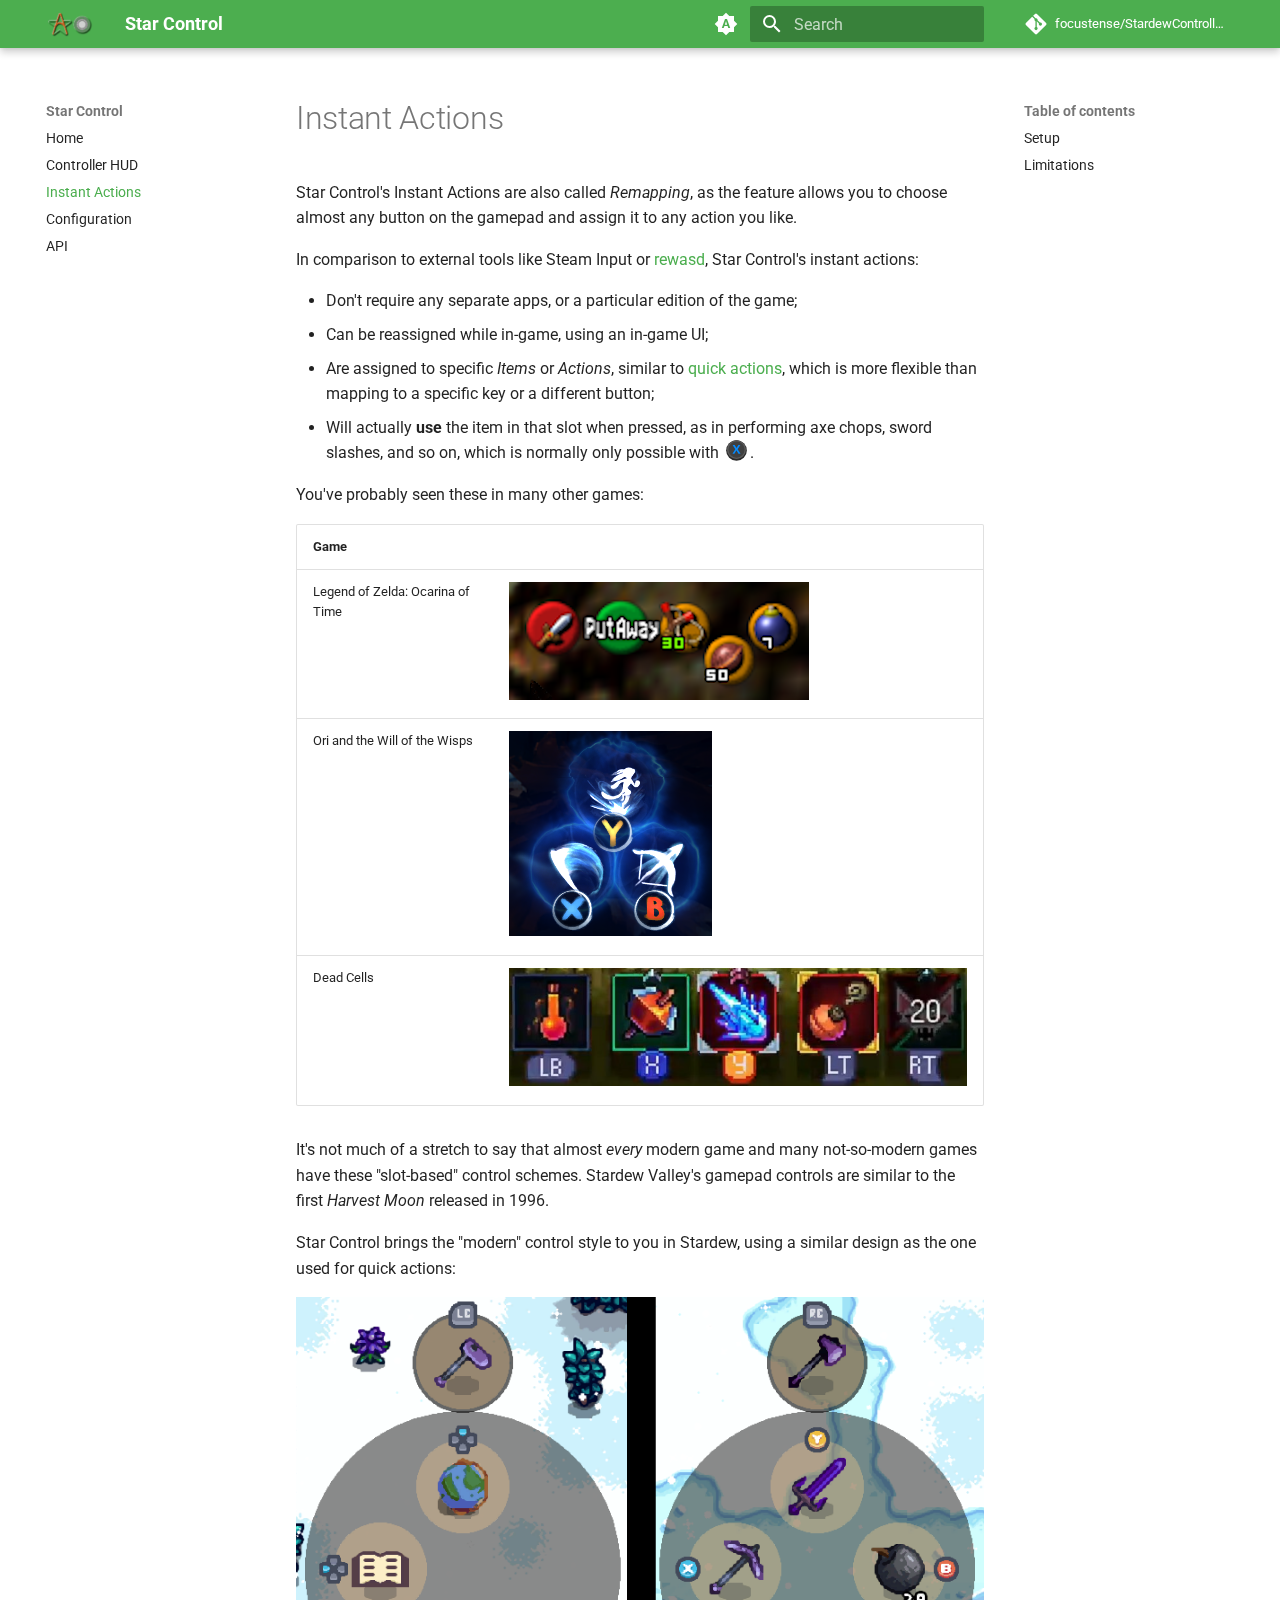
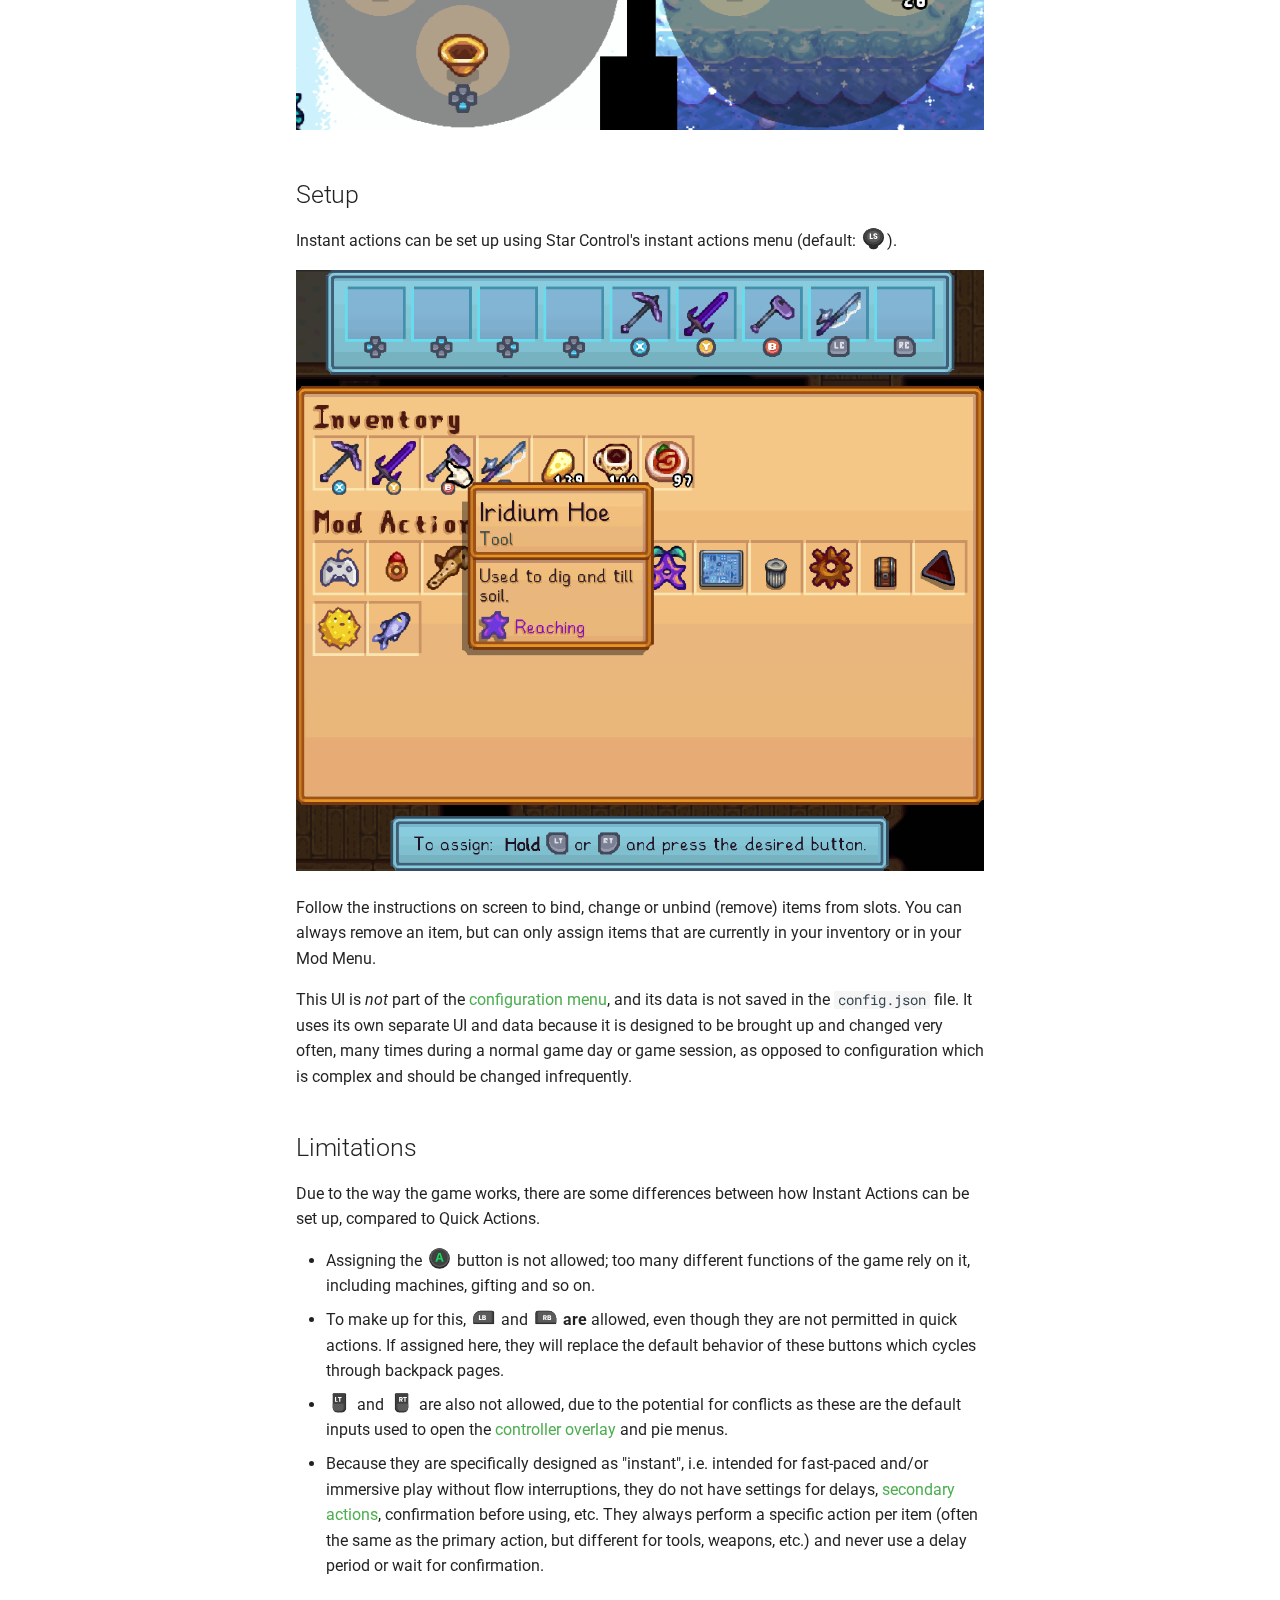
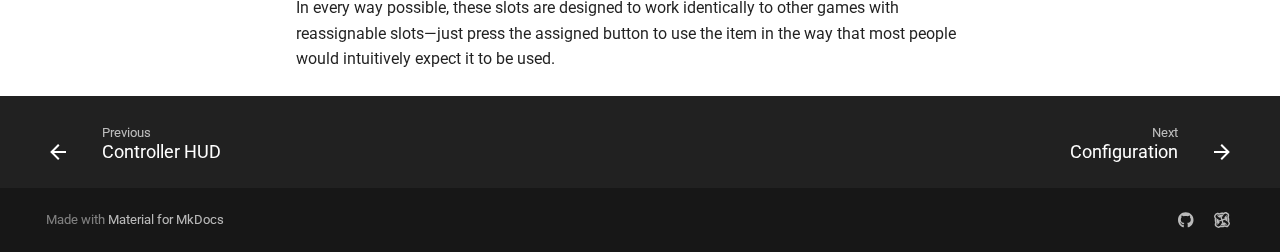
<file: instant-actions/index.html>
<!doctype html>
<html lang="en" class="no-js">
  <head>
    
      <meta charset="utf-8">
      <meta name="viewport" content="width=device-width,initial-scale=1">
      
      
      
        <link rel="canonical" href="https://focustense.github.io/StardewControllers/instant-actions/">
      
      
        <link rel="prev" href="../controller-hud/">
      
      
        <link rel="next" href="../configuration/">
      
      
      <link rel="icon" href="../assets/images/favicon.png">
      <meta name="generator" content="mkdocs-1.6.1, mkdocs-material-9.6.3">
    
    
      
        <title>Instant Actions - Star Control</title>
      
    
    
      <link rel="stylesheet" href="../assets/stylesheets/main.d7758b05.min.css">
      
        
        <link rel="stylesheet" href="../assets/stylesheets/palette.06af60db.min.css">
      
      


    
    
      
    
    
      
        
        
        <link rel="preconnect" href="https://fonts.gstatic.com" crossorigin>
        <link rel="stylesheet" href="https://fonts.googleapis.com/css?family=Roboto:300,300i,400,400i,700,700i%7CRoboto+Mono:400,400i,700,700i&display=fallback">
        <style>:root{--md-text-font:"Roboto";--md-code-font:"Roboto Mono"}</style>
      
    
    
      <link rel="stylesheet" href="../stylesheets/styles.css">
    
      <link rel="stylesheet" href="../stylesheets/github-permalink-style.css">
    
    <script>__md_scope=new URL("..",location),__md_hash=e=>[...e].reduce(((e,_)=>(e<<5)-e+_.charCodeAt(0)),0),__md_get=(e,_=localStorage,t=__md_scope)=>JSON.parse(_.getItem(t.pathname+"."+e)),__md_set=(e,_,t=localStorage,a=__md_scope)=>{try{t.setItem(a.pathname+"."+e,JSON.stringify(_))}catch(e){}}</script>
    
      

    
    
      
        <meta  property="og:type"  content="website" >
      
        <meta  property="og:title"  content="Instant Actions - Star Control" >
      
        <meta  property="og:description"  content="None" >
      
        <meta  property="og:image"  content="https://focustense.github.io/StardewControllers/assets/images/social/instant-actions.png" >
      
        <meta  property="og:image:type"  content="image/png" >
      
        <meta  property="og:image:width"  content="1200" >
      
        <meta  property="og:image:height"  content="630" >
      
        <meta  property="og:url"  content="https://focustense.github.io/StardewControllers/instant-actions/" >
      
        <meta  name="twitter:card"  content="summary_large_image" >
      
        <meta  name="twitter:title"  content="Instant Actions - Star Control" >
      
        <meta  name="twitter:description"  content="None" >
      
        <meta  name="twitter:image"  content="https://focustense.github.io/StardewControllers/assets/images/social/instant-actions.png" >
      
    
    
  </head>
  
  
    
    
      
    
    
    
    
    <body dir="ltr" data-md-color-scheme="default" data-md-color-primary="green" data-md-color-accent="indigo">
  
    
    <input class="md-toggle" data-md-toggle="drawer" type="checkbox" id="__drawer" autocomplete="off">
    <input class="md-toggle" data-md-toggle="search" type="checkbox" id="__search" autocomplete="off">
    <label class="md-overlay" for="__drawer"></label>
    <div data-md-component="skip">
      
        
        <a href="#instant-actions" class="md-skip">
          Skip to content
        </a>
      
    </div>
    <div data-md-component="announce">
      
    </div>
    
    
      

  

<header class="md-header md-header--shadow" data-md-component="header">
  <nav class="md-header__inner md-grid" aria-label="Header">
    <a href=".." title="Star Control" class="md-header__button md-logo" aria-label="Star Control" data-md-component="logo">
      
  <img src="../images/logo-mini-beveled.png" alt="logo">

    </a>
    <label class="md-header__button md-icon" for="__drawer">
      
      <svg xmlns="http://www.w3.org/2000/svg" viewBox="0 0 24 24"><path d="M3 6h18v2H3zm0 5h18v2H3zm0 5h18v2H3z"/></svg>
    </label>
    <div class="md-header__title" data-md-component="header-title">
      <div class="md-header__ellipsis">
        <div class="md-header__topic">
          <span class="md-ellipsis">
            Star Control
          </span>
        </div>
        <div class="md-header__topic" data-md-component="header-topic">
          <span class="md-ellipsis">
            
              Instant Actions
            
          </span>
        </div>
      </div>
    </div>
    
      
        <form class="md-header__option" data-md-component="palette">
  
    
    
    
    <input class="md-option" data-md-color-media="(prefers-color-scheme)" data-md-color-scheme="default" data-md-color-primary="green" data-md-color-accent="indigo"  aria-label="Switch to light mode"  type="radio" name="__palette" id="__palette_0">
    
      <label class="md-header__button md-icon" title="Switch to light mode" for="__palette_1" hidden>
        <svg xmlns="http://www.w3.org/2000/svg" viewBox="0 0 24 24"><path d="m14.3 16-.7-2h-3.2l-.7 2H7.8L11 7h2l3.2 9zM20 8.69V4h-4.69L12 .69 8.69 4H4v4.69L.69 12 4 15.31V20h4.69L12 23.31 15.31 20H20v-4.69L23.31 12zm-9.15 3.96h2.3L12 9z"/></svg>
      </label>
    
  
    
    
    
    <input class="md-option" data-md-color-media="(prefers-color-scheme: light)" data-md-color-scheme="default" data-md-color-primary="green" data-md-color-accent="indigo"  aria-label="Switch to dark mode"  type="radio" name="__palette" id="__palette_1">
    
      <label class="md-header__button md-icon" title="Switch to dark mode" for="__palette_2" hidden>
        <svg xmlns="http://www.w3.org/2000/svg" viewBox="0 0 24 24"><path d="M12 8a4 4 0 0 0-4 4 4 4 0 0 0 4 4 4 4 0 0 0 4-4 4 4 0 0 0-4-4m0 10a6 6 0 0 1-6-6 6 6 0 0 1 6-6 6 6 0 0 1 6 6 6 6 0 0 1-6 6m8-9.31V4h-4.69L12 .69 8.69 4H4v4.69L.69 12 4 15.31V20h4.69L12 23.31 15.31 20H20v-4.69L23.31 12z"/></svg>
      </label>
    
  
    
    
    
    <input class="md-option" data-md-color-media="(prefers-color-scheme: dark)" data-md-color-scheme="slate" data-md-color-primary="green" data-md-color-accent="indigo"  aria-label="Switch to system preference"  type="radio" name="__palette" id="__palette_2">
    
      <label class="md-header__button md-icon" title="Switch to system preference" for="__palette_0" hidden>
        <svg xmlns="http://www.w3.org/2000/svg" viewBox="0 0 24 24"><path d="M12 18c-.89 0-1.74-.2-2.5-.55C11.56 16.5 13 14.42 13 12s-1.44-4.5-3.5-5.45C10.26 6.2 11.11 6 12 6a6 6 0 0 1 6 6 6 6 0 0 1-6 6m8-9.31V4h-4.69L12 .69 8.69 4H4v4.69L.69 12 4 15.31V20h4.69L12 23.31 15.31 20H20v-4.69L23.31 12z"/></svg>
      </label>
    
  
</form>
      
    
    
      <script>var palette=__md_get("__palette");if(palette&&palette.color){if("(prefers-color-scheme)"===palette.color.media){var media=matchMedia("(prefers-color-scheme: light)"),input=document.querySelector(media.matches?"[data-md-color-media='(prefers-color-scheme: light)']":"[data-md-color-media='(prefers-color-scheme: dark)']");palette.color.media=input.getAttribute("data-md-color-media"),palette.color.scheme=input.getAttribute("data-md-color-scheme"),palette.color.primary=input.getAttribute("data-md-color-primary"),palette.color.accent=input.getAttribute("data-md-color-accent")}for(var[key,value]of Object.entries(palette.color))document.body.setAttribute("data-md-color-"+key,value)}</script>
    
    
    
      <label class="md-header__button md-icon" for="__search">
        
        <svg xmlns="http://www.w3.org/2000/svg" viewBox="0 0 24 24"><path d="M9.5 3A6.5 6.5 0 0 1 16 9.5c0 1.61-.59 3.09-1.56 4.23l.27.27h.79l5 5-1.5 1.5-5-5v-.79l-.27-.27A6.52 6.52 0 0 1 9.5 16 6.5 6.5 0 0 1 3 9.5 6.5 6.5 0 0 1 9.5 3m0 2C7 5 5 7 5 9.5S7 14 9.5 14 14 12 14 9.5 12 5 9.5 5"/></svg>
      </label>
      <div class="md-search" data-md-component="search" role="dialog">
  <label class="md-search__overlay" for="__search"></label>
  <div class="md-search__inner" role="search">
    <form class="md-search__form" name="search">
      <input type="text" class="md-search__input" name="query" aria-label="Search" placeholder="Search" autocapitalize="off" autocorrect="off" autocomplete="off" spellcheck="false" data-md-component="search-query" required>
      <label class="md-search__icon md-icon" for="__search">
        
        <svg xmlns="http://www.w3.org/2000/svg" viewBox="0 0 24 24"><path d="M9.5 3A6.5 6.5 0 0 1 16 9.5c0 1.61-.59 3.09-1.56 4.23l.27.27h.79l5 5-1.5 1.5-5-5v-.79l-.27-.27A6.52 6.52 0 0 1 9.5 16 6.5 6.5 0 0 1 3 9.5 6.5 6.5 0 0 1 9.5 3m0 2C7 5 5 7 5 9.5S7 14 9.5 14 14 12 14 9.5 12 5 9.5 5"/></svg>
        
        <svg xmlns="http://www.w3.org/2000/svg" viewBox="0 0 24 24"><path d="M20 11v2H8l5.5 5.5-1.42 1.42L4.16 12l7.92-7.92L13.5 5.5 8 11z"/></svg>
      </label>
      <nav class="md-search__options" aria-label="Search">
        
        <button type="reset" class="md-search__icon md-icon" title="Clear" aria-label="Clear" tabindex="-1">
          
          <svg xmlns="http://www.w3.org/2000/svg" viewBox="0 0 24 24"><path d="M19 6.41 17.59 5 12 10.59 6.41 5 5 6.41 10.59 12 5 17.59 6.41 19 12 13.41 17.59 19 19 17.59 13.41 12z"/></svg>
        </button>
      </nav>
      
    </form>
    <div class="md-search__output">
      <div class="md-search__scrollwrap" tabindex="0" data-md-scrollfix>
        <div class="md-search-result" data-md-component="search-result">
          <div class="md-search-result__meta">
            Initializing search
          </div>
          <ol class="md-search-result__list" role="presentation"></ol>
        </div>
      </div>
    </div>
  </div>
</div>
    
    
      <div class="md-header__source">
        <a href="https://github.com/focustense/StardewControllers" title="Go to repository" class="md-source" data-md-component="source">
  <div class="md-source__icon md-icon">
    
    <svg xmlns="http://www.w3.org/2000/svg" viewBox="0 0 448 512"><!--! Font Awesome Free 6.7.2 by @fontawesome - https://fontawesome.com License - https://fontawesome.com/license/free (Icons: CC BY 4.0, Fonts: SIL OFL 1.1, Code: MIT License) Copyright 2024 Fonticons, Inc.--><path d="M439.55 236.05 244 40.45a28.87 28.87 0 0 0-40.81 0l-40.66 40.63 51.52 51.52c27.06-9.14 52.68 16.77 43.39 43.68l49.66 49.66c34.23-11.8 61.18 31 35.47 56.69-26.49 26.49-70.21-2.87-56-37.34L240.22 199v121.85c25.3 12.54 22.26 41.85 9.08 55a34.34 34.34 0 0 1-48.55 0c-17.57-17.6-11.07-46.91 11.25-56v-123c-20.8-8.51-24.6-30.74-18.64-45L142.57 101 8.45 235.14a28.86 28.86 0 0 0 0 40.81l195.61 195.6a28.86 28.86 0 0 0 40.8 0l194.69-194.69a28.86 28.86 0 0 0 0-40.81"/></svg>
  </div>
  <div class="md-source__repository">
    focustense/StardewControllers
  </div>
</a>
      </div>
    
  </nav>
  
</header>
    
    <div class="md-container" data-md-component="container">
      
      
        
          
        
      
      <main class="md-main" data-md-component="main">
        <div class="md-main__inner md-grid">
          
            
              
              <div class="md-sidebar md-sidebar--primary" data-md-component="sidebar" data-md-type="navigation" >
                <div class="md-sidebar__scrollwrap">
                  <div class="md-sidebar__inner">
                    



<nav class="md-nav md-nav--primary" aria-label="Navigation" data-md-level="0">
  <label class="md-nav__title" for="__drawer">
    <a href=".." title="Star Control" class="md-nav__button md-logo" aria-label="Star Control" data-md-component="logo">
      
  <img src="../images/logo-mini-beveled.png" alt="logo">

    </a>
    Star Control
  </label>
  
    <div class="md-nav__source">
      <a href="https://github.com/focustense/StardewControllers" title="Go to repository" class="md-source" data-md-component="source">
  <div class="md-source__icon md-icon">
    
    <svg xmlns="http://www.w3.org/2000/svg" viewBox="0 0 448 512"><!--! Font Awesome Free 6.7.2 by @fontawesome - https://fontawesome.com License - https://fontawesome.com/license/free (Icons: CC BY 4.0, Fonts: SIL OFL 1.1, Code: MIT License) Copyright 2024 Fonticons, Inc.--><path d="M439.55 236.05 244 40.45a28.87 28.87 0 0 0-40.81 0l-40.66 40.63 51.52 51.52c27.06-9.14 52.68 16.77 43.39 43.68l49.66 49.66c34.23-11.8 61.18 31 35.47 56.69-26.49 26.49-70.21-2.87-56-37.34L240.22 199v121.85c25.3 12.54 22.26 41.85 9.08 55a34.34 34.34 0 0 1-48.55 0c-17.57-17.6-11.07-46.91 11.25-56v-123c-20.8-8.51-24.6-30.74-18.64-45L142.57 101 8.45 235.14a28.86 28.86 0 0 0 0 40.81l195.61 195.6a28.86 28.86 0 0 0 40.8 0l194.69-194.69a28.86 28.86 0 0 0 0-40.81"/></svg>
  </div>
  <div class="md-source__repository">
    focustense/StardewControllers
  </div>
</a>
    </div>
  
  <ul class="md-nav__list" data-md-scrollfix>
    
      
      
  
  
  
  
    <li class="md-nav__item">
      <a href=".." class="md-nav__link">
        
  
  <span class="md-ellipsis">
    Home
    
  </span>
  

      </a>
    </li>
  

    
      
      
  
  
  
  
    <li class="md-nav__item">
      <a href="../controller-hud/" class="md-nav__link">
        
  
  <span class="md-ellipsis">
    Controller HUD
    
  </span>
  

      </a>
    </li>
  

    
      
      
  
  
    
  
  
  
    <li class="md-nav__item md-nav__item--active">
      
      <input class="md-nav__toggle md-toggle" type="checkbox" id="__toc">
      
      
        
      
      
        <label class="md-nav__link md-nav__link--active" for="__toc">
          
  
  <span class="md-ellipsis">
    Instant Actions
    
  </span>
  

          <span class="md-nav__icon md-icon"></span>
        </label>
      
      <a href="./" class="md-nav__link md-nav__link--active">
        
  
  <span class="md-ellipsis">
    Instant Actions
    
  </span>
  

      </a>
      
        

<nav class="md-nav md-nav--secondary" aria-label="Table of contents">
  
  
  
    
  
  
    <label class="md-nav__title" for="__toc">
      <span class="md-nav__icon md-icon"></span>
      Table of contents
    </label>
    <ul class="md-nav__list" data-md-component="toc" data-md-scrollfix>
      
        <li class="md-nav__item">
  <a href="#setup" class="md-nav__link">
    <span class="md-ellipsis">
      Setup
    </span>
  </a>
  
</li>
      
        <li class="md-nav__item">
  <a href="#limitations" class="md-nav__link">
    <span class="md-ellipsis">
      Limitations
    </span>
  </a>
  
</li>
      
    </ul>
  
</nav>
      
    </li>
  

    
      
      
  
  
  
  
    <li class="md-nav__item">
      <a href="../configuration/" class="md-nav__link">
        
  
  <span class="md-ellipsis">
    Configuration
    
  </span>
  

      </a>
    </li>
  

    
      
      
  
  
  
  
    <li class="md-nav__item">
      <a href="../api/" class="md-nav__link">
        
  
  <span class="md-ellipsis">
    API
    
  </span>
  

      </a>
    </li>
  

    
  </ul>
</nav>
                  </div>
                </div>
              </div>
            
            
              
              <div class="md-sidebar md-sidebar--secondary" data-md-component="sidebar" data-md-type="toc" >
                <div class="md-sidebar__scrollwrap">
                  <div class="md-sidebar__inner">
                    

<nav class="md-nav md-nav--secondary" aria-label="Table of contents">
  
  
  
    
  
  
    <label class="md-nav__title" for="__toc">
      <span class="md-nav__icon md-icon"></span>
      Table of contents
    </label>
    <ul class="md-nav__list" data-md-component="toc" data-md-scrollfix>
      
        <li class="md-nav__item">
  <a href="#setup" class="md-nav__link">
    <span class="md-ellipsis">
      Setup
    </span>
  </a>
  
</li>
      
        <li class="md-nav__item">
  <a href="#limitations" class="md-nav__link">
    <span class="md-ellipsis">
      Limitations
    </span>
  </a>
  
</li>
      
    </ul>
  
</nav>
                  </div>
                </div>
              </div>
            
          
          
            <div class="md-content" data-md-component="content">
              <article class="md-content__inner md-typeset">
                
                  


  
  


<h1 id="instant-actions">Instant Actions</h1>
<p>Star Control's Instant Actions are also called <em>Remapping</em>, as the feature allows you to choose almost any button on the gamepad and assign it to any action you like.</p>
<p>In comparison to external tools like Steam Input or <a href="https://www.rewasd.com/">rewasd</a>, Star Control's instant actions:</p>
<ul>
<li>Don't require any separate apps, or a particular edition of the game;</li>
<li>Can be reassigned while in-game, using an in-game UI;</li>
<li>Are assigned to specific <em>Items</em> or <em>Actions</em>, similar to <a href="../controller-hud/#quick-actions">quick actions</a>, which is more flexible than mapping to a specific key or a different button;</li>
<li>Will actually <strong>use</strong> the item in that slot when pressed, as in performing axe chops, sword slashes, and so on, which is normally only possible with <span class="twemoji medium"><svg xmlns="http://www.w3.org/2000/svg" xmlns:xlink="http://www.w3.org/1999/xlink" width="120" height="120" viewBox="0 0 120 120">
  <defs>
    <clipPath id="clip-path">
      <rect id="Rectangle_74" data-name="Rectangle 74" width="120" height="120"/>
    </clipPath>
  </defs>
  <g id="button_xbox_digital_x_1" clip-path="url(#clip-path)">
    <g id="button_xbox_X_1">
      <g id="Button_-_XBOX_X" data-name="Button - XBOX X" clip-path="url(#clip-path)">
        <g id="Border_white_-_outer" data-name="Border white - outer" transform="translate(14 14)">
          <g id="Border_white_-_outer-2" data-name="Border white - outer" fill="none" stroke="#fff" stroke-width="2">
            <circle cx="46" cy="46" r="46" stroke="none"/>
            <circle cx="46" cy="46" r="45" fill="none"/>
          </g>
        </g>
        <g id="Border_white_-_inner" data-name="Border white - inner" transform="translate(14 14)">
          <g id="Border_white_-_inner-2" data-name="Border white - inner" fill="none" stroke="#fff" stroke-width="4">
            <circle cx="46" cy="46" r="46" stroke="none"/>
            <circle cx="46" cy="46" r="48" fill="none"/>
          </g>
        </g>
        <g id="Button_-_Base" data-name="Button - Base" transform="translate(14 14)">
          <circle id="Button_-_Base-2" data-name="Button - Base" cx="46" cy="46" r="46" fill="#2a2a2a"/>
        </g>
        <g id="Button_-_Top" data-name="Button - Top" transform="translate(18 14)">
          <g id="Button_-_Top-2" data-name="Button - Top" fill="#404040" stroke="#5b5b5b" stroke-width="6">
            <circle cx="42" cy="42" r="42" stroke="none"/>
            <circle cx="42" cy="42" r="39" fill="none"/>
          </g>
        </g>
        <path id="Path_122" data-name="Path 122" d="M18.009,0H8.675L-.29-14.581-9.255,0h-8.754L-5.221-19.881-17.191-38.549h9.018L.132-24.68,8.279-38.549h8.807L4.983-19.433Z" transform="translate(60 74)" fill="#068bff"/>
      </g>
    </g>
  </g>
</svg>
</span>.</li>
</ul>
<p>You've probably seen these in many other games:</p>
<table>
<thead>
<tr>
<th>Game</th>
<th></th>
</tr>
</thead>
<tbody>
<tr>
<td>Legend of Zelda: Ocarina of Time</td>
<td><img alt="Zelda item HUD" src="../images/screenshot-oot-slots.png" /></td>
</tr>
<tr>
<td>Ori and the Will of the Wisps</td>
<td><img alt="Ori item HUD" src="../images/screenshot-ori-slots.png" /></td>
</tr>
<tr>
<td>Dead Cells</td>
<td><img alt="Dead Cells HUD" src="../images/screenshot-deadcells-slots.png" /></td>
</tr>
</tbody>
</table>
<p>It's not much of a stretch to say that almost <em>every</em> modern game and many not-so-modern games have these "slot-based" control schemes. Stardew Valley's gamepad controls are similar to the first <em>Harvest Moon</em> released in 1996.</p>
<p>Star Control brings the "modern" control style to you in Stardew, using a similar design as the one used for quick actions:</p>
<p><img alt="Instant Actions HUD" src="../images/screenshot-instant-hud.png" /></p>
<h2 id="setup">Setup</h2>
<p>Instant actions can be set up using Star Control's instant actions menu (default: <span class="twemoji medium"><svg xmlns="http://www.w3.org/2000/svg" xmlns:xlink="http://www.w3.org/1999/xlink" width="120" height="120" viewBox="0 0 120 120">
  <defs>
    <clipPath id="clip-button_xboxone_digital_analog_click_light_4">
      <rect width="120" height="120"/>
    </clipPath>
  </defs>
  <g id="button_xboxone_digital_analog_click_light_4" clip-path="url(#clip-button_xboxone_digital_analog_click_light_4)">
    <g id="Border_white_-_outer" data-name="Border white - outer" transform="translate(10 10)">
      <g id="Border_white_-_outer-2" data-name="Border white - outer" fill="none" stroke="#fff" stroke-width="4">
        <ellipse cx="50" cy="45" rx="50" ry="45" stroke="none"/>
        <ellipse cx="50" cy="45" rx="48" ry="43" fill="none"/>
      </g>
    </g>
    <g id="Border_white_-_inner" data-name="Border white - inner" transform="translate(18 17)">
      <g id="Border_white_-_inner-2" data-name="Border white - inner" fill="none" stroke="#fff" stroke-width="4">
        <circle cx="37.5" cy="37.5" r="37.5" stroke="none"/>
        <circle cx="37.5" cy="37.5" r="39.5" fill="none"/>
      </g>
    </g>
    <g id="Button_-_Base" data-name="Button - Base" transform="translate(40 77)">
      <g id="Button_-_Base-2" data-name="Button - Base" fill="#2a2a2a" stroke="#fff" stroke-width="4">
        <ellipse cx="20" cy="15.5" rx="20" ry="15.5" stroke="none"/>
        <ellipse cx="20" cy="15.5" rx="22" ry="17.5" fill="none"/>
      </g>
    </g>
    <g id="Button_-_Base-3" data-name="Button - Base" transform="translate(40 77)">
      <ellipse id="Button_-_Base-4" data-name="Button - Base" cx="20" cy="15.5" rx="20" ry="15.5" fill="#2a2a2a"/>
    </g>
    <rect id="Rectangle_215" data-name="Rectangle 215" width="40" height="26" transform="translate(40 67)" fill="#2a2a2a"/>
    <g id="Button_-_Base-5" data-name="Button - Base" transform="translate(14 14)">
      <g id="Button_-_Base-6" data-name="Button - Base" fill="#404040" stroke="#2a2a2a" stroke-width="10">
        <ellipse cx="46" cy="41" rx="46" ry="41" stroke="none"/>
        <ellipse cx="46" cy="41" rx="41" ry="36" fill="none"/>
      </g>
    </g>
    <g id="Button_-_Top" data-name="Button - Top" transform="translate(18 14)">
      <path id="Button_-_Top-2" data-name="Button - Top" d="M42,0C65.2,0,84,16.156,84,36.086S65.2,72.173,42,72.173,0,56.016,0,36.086C0,26.2,4.626,17.244,12.3,10.569,19.734,4.1,30.309,0,42,0Z" fill="#404040"/>
    </g>
    <g id="Button_-_Top_Alt" data-name="Button - Top Alt" transform="translate(22 17)">
      <g id="Button_-_Top-3" data-name="Button - Top" fill="#5b5b5b" stroke="#404040" stroke-width="8">
        <ellipse cx="38" cy="34" rx="38" ry="34" stroke="none"/>
        <ellipse cx="38" cy="34" rx="34" ry="30" fill="none"/>
      </g>
    </g>
    <path id="Path_160" data-name="Path 160" d="M-10.867-4.585h7.98V0H-16.852V-24.745h5.985Zm28.525-2.38a6.822,6.822,0,0,1-1,3.605A7.035,7.035,0,0,1,13.72-.735a10.358,10.358,0,0,1-4.707.98,11.087,11.087,0,0,1-6.86-2.03,7.355,7.355,0,0,1-2.94-5.67h6.37a3.362,3.362,0,0,0,1,2.205,3.069,3.069,0,0,0,2.188.8,2.539,2.539,0,0,0,1.82-.63,2.205,2.205,0,0,0,.665-1.68A2.169,2.169,0,0,0,10.64-8.33,4.8,4.8,0,0,0,9.118-9.363q-.91-.4-2.52-.963a30.939,30.939,0,0,1-3.833-1.557A7.058,7.058,0,0,1,.21-14.123,6.482,6.482,0,0,1-.857-17.99a6.512,6.512,0,0,1,1.12-3.815,7.12,7.12,0,0,1,3.1-2.468,11.3,11.3,0,0,1,4.533-.858,10.161,10.161,0,0,1,6.562,1.96A7.479,7.479,0,0,1,17.2-17.78H10.728a3.321,3.321,0,0,0-.892-1.943,2.625,2.625,0,0,0-1.943-.718,2.5,2.5,0,0,0-1.7.56,2.056,2.056,0,0,0-.648,1.645,2.089,2.089,0,0,0,.577,1.488,4.4,4.4,0,0,0,1.453,1q.875.385,2.52.98a27.7,27.7,0,0,1,3.885,1.592,7.432,7.432,0,0,1,2.59,2.293A6.549,6.549,0,0,1,17.658-6.965Z" transform="translate(60 62)" fill="#fff"/>
  </g>
</svg>
</span>).</p>
<p><img alt="Instant Actions Menu" src="../images/screenshot-instant-slots.png" /></p>
<p>Follow the instructions on screen to bind, change or unbind (remove) items from slots. You can always remove an item, but can only assign items that are currently in your inventory or in your Mod Menu.</p>
<p>This UI is <em>not</em> part of the <a href="../configuration/">configuration menu</a>, and its data is not saved in the <code>config.json</code> file. It uses its own separate UI and data because it is designed to be brought up and changed very often, many times during a normal game day or game session, as opposed to configuration which is complex and should be changed infrequently.</p>
<h2 id="limitations">Limitations</h2>
<p>Due to the way the game works, there are some differences between how Instant Actions can be set up, compared to Quick Actions.</p>
<ul>
<li>Assigning the <span class="twemoji medium"><svg xmlns="http://www.w3.org/2000/svg" xmlns:xlink="http://www.w3.org/1999/xlink" width="120" height="120" viewBox="0 0 120 120">
  <defs>
    <clipPath id="clip-path">
      <rect id="Rectangle_73" data-name="Rectangle 73" width="120" height="120"/>
    </clipPath>
  </defs>
  <g id="button_xbox_digital_a_1" clip-path="url(#clip-path)">
    <g id="button_xbox_digital_a_1-2" data-name="button_xbox_digital_a_1">
      <g id="Button_-_XBOX_B" data-name="Button - XBOX B" clip-path="url(#clip-path)">
        <g id="Border_white_-_outer" data-name="Border white - outer" transform="translate(14 14)">
          <g id="Border_white_-_outer-2" data-name="Border white - outer" fill="none" stroke="#fff" stroke-width="2">
            <circle cx="46" cy="46" r="46" stroke="none"/>
            <circle cx="46" cy="46" r="45" fill="none"/>
          </g>
        </g>
        <g id="Border_white_-_inner" data-name="Border white - inner" transform="translate(14 14)">
          <g id="Border_white_-_inner-2" data-name="Border white - inner" fill="none" stroke="#fff" stroke-width="4">
            <circle cx="46" cy="46" r="46" stroke="none"/>
            <circle cx="46" cy="46" r="48" fill="none"/>
          </g>
        </g>
        <g id="Button_-_Base" data-name="Button - Base" transform="translate(14 14)">
          <circle id="Button_-_Base-2" data-name="Button - Base" cx="46" cy="46" r="46" fill="#2a2a2a"/>
        </g>
        <g id="Button_-_Top" data-name="Button - Top" transform="translate(18 14)">
          <g id="Button_-_Top-2" data-name="Button - Top" fill="#404040" stroke="#5b5b5b" stroke-width="6">
            <circle cx="42" cy="42" r="42" stroke="none"/>
            <circle cx="42" cy="42" r="39" fill="none"/>
          </g>
        </g>
        <path id="Path_116" data-name="Path 116" d="M9.822,0,7.027-9.176H-7.027L-9.822,0h-8.807L-5.023-38.707H4.97L18.628,0ZM5.076-16.031Q1.2-28.5.712-30.138t-.7-2.584q-.87,3.375-4.983,16.69Z" transform="translate(60 74)" fill="#16d65d"/>
      </g>
    </g>
  </g>
</svg>
</span> button is not allowed; too many different functions of the game rely on it, including machines, gifting and so on.</li>
<li>To make up for this, <span class="twemoji medium"><svg xmlns="http://www.w3.org/2000/svg" xmlns:xlink="http://www.w3.org/1999/xlink" width="120" height="120" viewBox="0 0 120 120">
  <defs>
    <clipPath id="clip-button_xbox_digital_bumper_light_1">
      <rect width="120" height="120"/>
    </clipPath>
  </defs>
  <g id="button_xbox_digital_bumper_light_1" clip-path="url(#clip-button_xbox_digital_bumper_light_1)">
    <g id="Rectangle_49" data-name="Rectangle 49" transform="translate(14 30)" fill="#2a2a2a" stroke="#fff" stroke-width="4">
      <path d="M34,0H86a8,8,0,0,1,8,8V56a4,4,0,0,1-4,4H4a4,4,0,0,1-4-4V34A34,34,0,0,1,34,0Z" stroke="none"/>
      <path d="M34-2H86A10,10,0,0,1,96,8V56a6,6,0,0,1-6,6H4a6,6,0,0,1-6-6V34A36,36,0,0,1,34-2Z" fill="none"/>
    </g>
    <path id="Rectangle_50" data-name="Rectangle 50" d="M34,0H82a8,8,0,0,1,8,8V52a4,4,0,0,1-4,4H4a4,4,0,0,1-4-4V34A34,34,0,0,1,34,0Z" transform="translate(14 30)" fill="#404040"/>
    <path id="Rectangle_52" data-name="Rectangle 52" d="M30,0H76a6,6,0,0,1,6,6V44a4,4,0,0,1-4,4H4a4,4,0,0,1-4-4V30A30,30,0,0,1,30,0Z" transform="translate(14 34)" fill="#5b5b5b"/>
    <path id="Path_140" data-name="Path 140" d="M-10.065-3.93h6.84V0h-11.97V-21.21h5.13Zm21.93-6.99A5.311,5.311,0,0,1,14.91-9.06a5.092,5.092,0,0,1,1.125,3.27A5.269,5.269,0,0,1,14.22-1.53,7.864,7.864,0,0,1,9.015,0H-.855V-21.21h9.63a7.863,7.863,0,0,1,5.01,1.41,4.841,4.841,0,0,1,1.77,4.02,4.953,4.953,0,0,1-1.02,3.195A4.7,4.7,0,0,1,11.865-10.92Zm-7.59-1.62h3.36q2.67,0,2.67-2.28T7.575-17.1h-3.3Zm3.66,8.37q2.85,0,2.85-2.34a2.229,2.229,0,0,0-.75-1.785,3.171,3.171,0,0,0-2.13-.645H4.275v4.77Z" transform="translate(55 71)" fill="#fff"/>
  </g>
</svg>
</span> and <span class="twemoji medium"><svg xmlns="http://www.w3.org/2000/svg" xmlns:xlink="http://www.w3.org/1999/xlink" width="120" height="120" viewBox="0 0 120 120">
  <defs>
    <clipPath id="clip-button_xbox_digital_bumper_light_2">
      <rect width="120" height="120"/>
    </clipPath>
  </defs>
  <g id="button_xbox_digital_bumper_light_2" clip-path="url(#clip-button_xbox_digital_bumper_light_2)">
    <g id="Rectangle_49" data-name="Rectangle 49" transform="translate(14 30)" fill="#2a2a2a" stroke="#fff" stroke-width="4">
      <path d="M10,0H60A34,34,0,0,1,94,34V56a4,4,0,0,1-4,4H4a4,4,0,0,1-4-4V10A10,10,0,0,1,10,0Z" stroke="none"/>
      <path d="M10-2H60A36,36,0,0,1,96,34V56a6,6,0,0,1-6,6H4a6,6,0,0,1-6-6V10A12,12,0,0,1,10-2Z" fill="none"/>
    </g>
    <path id="Rectangle_50" data-name="Rectangle 50" d="M10,0H56A34,34,0,0,1,90,34V52a4,4,0,0,1-4,4H4a4,4,0,0,1-4-4V10A10,10,0,0,1,10,0Z" transform="translate(18 30)" fill="#404040"/>
    <path id="Rectangle_52" data-name="Rectangle 52" d="M6,0H52A30,30,0,0,1,82,30V44a4,4,0,0,1-4,4H4a4,4,0,0,1-4-4V6A6,6,0,0,1,6,0Z" transform="translate(26 34)" fill="#5b5b5b"/>
    <path id="Path_141" data-name="Path 141" d="M-6.675,0l-4.59-8.01h-1.17V0h-5.13V-21.21H-8.8a9.457,9.457,0,0,1,4.26.87,6.008,6.008,0,0,1,2.61,2.385,6.832,6.832,0,0,1,.87,3.465A6.159,6.159,0,0,1-2.34-10.56a6.517,6.517,0,0,1-3.7,2.22L-1,0Zm-5.76-11.52h3.18A3.2,3.2,0,0,0-7-12.2a2.605,2.605,0,0,0,.72-1.995,2.645,2.645,0,0,0-.735-1.98,3.08,3.08,0,0,0-2.235-.72h-3.18Zm26.67.6A5.311,5.311,0,0,1,17.28-9.06a5.092,5.092,0,0,1,1.125,3.27A5.269,5.269,0,0,1,16.59-1.53,7.864,7.864,0,0,1,11.385,0H1.515V-21.21h9.63a7.863,7.863,0,0,1,5.01,1.41,4.841,4.841,0,0,1,1.77,4.02,4.953,4.953,0,0,1-1.02,3.195A4.7,4.7,0,0,1,14.235-10.92Zm-7.59-1.62h3.36q2.67,0,2.67-2.28T9.945-17.1h-3.3Zm3.66,8.37q2.85,0,2.85-2.34a2.229,2.229,0,0,0-.75-1.785,3.171,3.171,0,0,0-2.13-.645H6.645v4.77Z" transform="translate(67 71)" fill="#fff"/>
  </g>
</svg>
</span> <strong>are</strong> allowed, even though they are not permitted in quick actions. If assigned here, they will replace the default behavior of these buttons which cycles through backpack pages.</li>
<li><span class="twemoji medium"><svg xmlns="http://www.w3.org/2000/svg" xmlns:xlink="http://www.w3.org/1999/xlink" width="120" height="120" viewBox="0 0 120 120">
  <defs>
    <clipPath id="clip-button_xbox_analog_trigger_light_1">
      <rect width="120" height="120"/>
    </clipPath>
  </defs>
  <g id="button_xbox_analog_trigger_light_1" clip-path="url(#clip-button_xbox_analog_trigger_light_1)">
    <g id="Rectangle_49" data-name="Rectangle 49" transform="translate(30 105) rotate(-90)" fill="#2a2a2a" stroke="#fff" stroke-width="4">
      <path d="M20,0H82a4,4,0,0,1,4,4V56a4,4,0,0,1-4,4H20A20,20,0,0,1,0,40V20A20,20,0,0,1,20,0Z" stroke="none"/>
      <path d="M20-2H82a6,6,0,0,1,6,6V56a6,6,0,0,1-6,6H20A22,22,0,0,1-2,40V20A22,22,0,0,1,20-2Z" fill="none"/>
    </g>
    <path id="Rectangle_50" data-name="Rectangle 50" d="M20,0H78a4,4,0,0,1,4,4V52a4,4,0,0,1-4,4H20A20,20,0,0,1,0,36V20A20,20,0,0,1,20,0Z" transform="translate(30 101) rotate(-90)" fill="#404040"/>
    <path id="Rectangle_52" data-name="Rectangle 52" d="M16,0H30a2,2,0,0,1,2,2V46a2,2,0,0,1-2,2H16A16,16,0,0,1,0,32V16A16,16,0,0,1,16,0Z" transform="translate(30 97) rotate(-90)" fill="#5b5b5b"/>
    <path id="Path_142" data-name="Path 142" d="M-8.97-3.93h6.84V0H-14.1V-21.21h5.13ZM15.48-21.21v4.08H9.72V0H4.56V-17.13h-5.7v-4.08Z" transform="translate(54 57)" fill="#fff"/>
  </g>
</svg>
</span> and <span class="twemoji medium"><svg xmlns="http://www.w3.org/2000/svg" xmlns:xlink="http://www.w3.org/1999/xlink" width="120" height="120" viewBox="0 0 120 120">
  <defs>
    <clipPath id="clip-button_xbox_analog_trigger_light_2">
      <rect width="120" height="120"/>
    </clipPath>
  </defs>
  <g id="button_xbox_analog_trigger_light_2" clip-path="url(#clip-button_xbox_analog_trigger_light_2)">
    <g id="Rectangle_49" data-name="Rectangle 49" transform="translate(30 105) rotate(-90)" fill="#2a2a2a" stroke="#fff" stroke-width="4">
      <path d="M20,0H82a4,4,0,0,1,4,4V56a4,4,0,0,1-4,4H20A20,20,0,0,1,0,40V20A20,20,0,0,1,20,0Z" stroke="none"/>
      <path d="M20-2H82a6,6,0,0,1,6,6V56a6,6,0,0,1-6,6H20A22,22,0,0,1-2,40V20A22,22,0,0,1,20-2Z" fill="none"/>
    </g>
    <path id="Rectangle_50" data-name="Rectangle 50" d="M20,0H78a4,4,0,0,1,4,4V52a4,4,0,0,1-4,4H20A20,20,0,0,1,0,36V20A20,20,0,0,1,20,0Z" transform="translate(34 101) rotate(-90)" fill="#404040"/>
    <path id="Rectangle_52" data-name="Rectangle 52" d="M16,0H30a2,2,0,0,1,2,2V46a2,2,0,0,1-2,2H16A16,16,0,0,1,0,32V16A16,16,0,0,1,16,0Z" transform="translate(42 97) rotate(-90)" fill="#5b5b5b"/>
    <path id="Path_143" data-name="Path 143" d="M-5.58,0l-4.59-8.01h-1.17V0h-5.13V-21.21h8.76a9.457,9.457,0,0,1,4.26.87A6.008,6.008,0,0,1-.84-17.955,6.832,6.832,0,0,1,.03-14.49a6.159,6.159,0,0,1-1.275,3.93,6.517,6.517,0,0,1-3.7,2.22L.09,0Zm-5.76-11.52h3.18A3.2,3.2,0,0,0-5.91-12.2a2.605,2.605,0,0,0,.72-1.995,2.645,2.645,0,0,0-.735-1.98,3.08,3.08,0,0,0-2.235-.72h-3.18Zm29.19-9.69v4.08H12.09V0H6.93V-17.13H1.23v-4.08Z" transform="translate(66 57)" fill="#fff"/>
  </g>
</svg>
</span> are also not allowed, due to the potential for conflicts as these are the default inputs used to open the <a href="../controller-hud/">controller overlay</a> and pie menus.</li>
<li>Because they are specifically designed as "instant", i.e. intended for fast-paced and/or immersive play without flow interruptions, they do not have settings for delays, <a href="../controller-hud/#activation">secondary actions</a>, confirmation before using, etc. They always perform a specific action per item (often the same as the primary action, but different for tools, weapons, etc.) and never use a delay period or wait for confirmation.</li>
</ul>
<p>In every way possible, these slots are designed to work identically to other games with reassignable slots—just press the assigned button to use the item in the way that most people would intuitively expect it to be used.</p>







  
  






                
              </article>
            </div>
          
          
<script>var target=document.getElementById(location.hash.slice(1));target&&target.name&&(target.checked=target.name.startsWith("__tabbed_"))</script>
        </div>
        
      </main>
      
        <footer class="md-footer">
  
    
      
      <nav class="md-footer__inner md-grid" aria-label="Footer" >
        
          
          <a href="../controller-hud/" class="md-footer__link md-footer__link--prev" aria-label="Previous: Controller HUD">
            <div class="md-footer__button md-icon">
              
              <svg xmlns="http://www.w3.org/2000/svg" viewBox="0 0 24 24"><path d="M20 11v2H8l5.5 5.5-1.42 1.42L4.16 12l7.92-7.92L13.5 5.5 8 11z"/></svg>
            </div>
            <div class="md-footer__title">
              <span class="md-footer__direction">
                Previous
              </span>
              <div class="md-ellipsis">
                Controller HUD
              </div>
            </div>
          </a>
        
        
          
          <a href="../configuration/" class="md-footer__link md-footer__link--next" aria-label="Next: Configuration">
            <div class="md-footer__title">
              <span class="md-footer__direction">
                Next
              </span>
              <div class="md-ellipsis">
                Configuration
              </div>
            </div>
            <div class="md-footer__button md-icon">
              
              <svg xmlns="http://www.w3.org/2000/svg" viewBox="0 0 24 24"><path d="M4 11v2h12l-5.5 5.5 1.42 1.42L19.84 12l-7.92-7.92L10.5 5.5 16 11z"/></svg>
            </div>
          </a>
        
      </nav>
    
  
  <div class="md-footer-meta md-typeset">
    <div class="md-footer-meta__inner md-grid">
      <div class="md-copyright">
  
  
    Made with
    <a href="https://squidfunk.github.io/mkdocs-material/" target="_blank" rel="noopener">
      Material for MkDocs
    </a>
  
</div>
      
        <div class="md-social">
  
    
    
    
    
      
      
    
    <a href="https://github.com/focustense" target="_blank" rel="noopener" title="github.com" class="md-social__link">
      <svg xmlns="http://www.w3.org/2000/svg" viewBox="0 0 496 512"><!--! Font Awesome Free 6.7.2 by @fontawesome - https://fontawesome.com License - https://fontawesome.com/license/free (Icons: CC BY 4.0, Fonts: SIL OFL 1.1, Code: MIT License) Copyright 2024 Fonticons, Inc.--><path d="M165.9 397.4c0 2-2.3 3.6-5.2 3.6-3.3.3-5.6-1.3-5.6-3.6 0-2 2.3-3.6 5.2-3.6 3-.3 5.6 1.3 5.6 3.6m-31.1-4.5c-.7 2 1.3 4.3 4.3 4.9 2.6 1 5.6 0 6.2-2s-1.3-4.3-4.3-5.2c-2.6-.7-5.5.3-6.2 2.3m44.2-1.7c-2.9.7-4.9 2.6-4.6 4.9.3 2 2.9 3.3 5.9 2.6 2.9-.7 4.9-2.6 4.6-4.6-.3-1.9-3-3.2-5.9-2.9M244.8 8C106.1 8 0 113.3 0 252c0 110.9 69.8 205.8 169.5 239.2 12.8 2.3 17.3-5.6 17.3-12.1 0-6.2-.3-40.4-.3-61.4 0 0-70 15-84.7-29.8 0 0-11.4-29.1-27.8-36.6 0 0-22.9-15.7 1.6-15.4 0 0 24.9 2 38.6 25.8 21.9 38.6 58.6 27.5 72.9 20.9 2.3-16 8.8-27.1 16-33.7-55.9-6.2-112.3-14.3-112.3-110.5 0-27.5 7.6-41.3 23.6-58.9-2.6-6.5-11.1-33.3 2.6-67.9 20.9-6.5 69 27 69 27 20-5.6 41.5-8.5 62.8-8.5s42.8 2.9 62.8 8.5c0 0 48.1-33.6 69-27 13.7 34.7 5.2 61.4 2.6 67.9 16 17.7 25.8 31.5 25.8 58.9 0 96.5-58.9 104.2-114.8 110.5 9.2 7.9 17 22.9 17 46.4 0 33.7-.3 75.4-.3 83.6 0 6.5 4.6 14.4 17.3 12.1C428.2 457.8 496 362.9 496 252 496 113.3 383.5 8 244.8 8M97.2 352.9c-1.3 1-1 3.3.7 5.2 1.6 1.6 3.9 2.3 5.2 1 1.3-1 1-3.3-.7-5.2-1.6-1.6-3.9-2.3-5.2-1m-10.8-8.1c-.7 1.3.3 2.9 2.3 3.9 1.6 1 3.6.7 4.3-.7.7-1.3-.3-2.9-2.3-3.9-2-.6-3.6-.3-4.3.7m32.4 35.6c-1.6 1.3-1 4.3 1.3 6.2 2.3 2.3 5.2 2.6 6.5 1 1.3-1.3.7-4.3-1.3-6.2-2.2-2.3-5.2-2.6-6.5-1m-11.4-14.7c-1.6 1-1.6 3.6 0 5.9s4.3 3.3 5.6 2.3c1.6-1.3 1.6-3.9 0-6.2-1.4-2.3-4-3.3-5.6-2"/></svg>
    </a>
  
    
    
    
    
      
      
    
    <a href="https://next.nexusmods.com/profile/focustense/mods?gameId=1303" target="_blank" rel="noopener" title="next.nexusmods.com" class="md-social__link">
      <svg xmlns="http://www.w3.org/2000/svg" viewBox="0 0 24 24"><path d="M17.376 0c-.993 0-2.18.686-2.907 1.182-1.676-.36-4.036-.545-6.787.635-1.365-.513-2.425-.562-3.32-.488a2.16 2.16 0 0 0-1.27.429c-.33.22-2.788 2.69-3.069 4.652C-.15 7.508.68 8.932 1.218 9.718c-.44 1.76-.2 4.572.517 6.188-.353 1.041-.713 2.089-.664 3.205.01.584.061 1.188.398 1.684C1.72 21.19 4.528 24 6.545 24c.957 0 1.93-.428 3.07-1.24 2.16.383 4.402.348 6.448-.532 2.573 1.001 4.224.625 4.84.162.587-.457 2.826-2.915 3.07-4.622.1-.672-.023-1.638-1.226-3.397a11 11 0 0 0-.501-6.455c.396-1.069.673-2.188.59-3.337-.015-.68-.221-1.167-.487-1.507-.209-.335-2.415-2.39-4.028-2.91A3.1 3.1 0 0 0 17.376 0m-.03 2.082c.65.015 2.155 1.093 3.01 1.906l.355.34c-.959-.163-2.125.428-3.26 1.55a10.3 10.3 0 0 0-1.358 1.595c-.28.384-.517.768-.753 1.285l1.18.635-3.895 1.477-1.122-4.18 1.033.547c1.358-3.102 2.524-3.973 3.232-4.416h.015a5.1 5.1 0 0 1 1.49-.724zM12 3.065a9 9 0 0 1 2.22.279 8 8 0 0 0-.42.488 8.4 8.4 0 0 0-1.8-.196 8.34 8.34 0 0 0-5.897 2.432 8 8 0 0 1-.37-.433A8.9 8.9 0 0 1 12 3.065m-7.076.305c.71-.002 1.309.127 2.2.466a9.5 9.5 0 0 0-1.713 1.337c-.327-.542-.624-1.156-.488-1.803m-.606.042c-.162.96.428 2.126 1.55 3.264.457.487 1.003.945 1.594 1.358.383.281.767.517 1.283.754l.62-1.182 1.49 3.914-4.176 1.122.546-1.033c-3.099-1.36-3.969-2.526-4.412-3.235v-.015a5.1 5.1 0 0 1-.723-1.491l-.015-.074c.015-.65 1.092-2.156 1.904-3.013Zm16.035 1.483a1.3 1.3 0 0 1 .26.015l.14.023a5 5 0 0 1-.13 1.137v.015q-.152.574-.377 1.148a9.5 9.5 0 0 0-1.346-1.776c.547-.357 1.051-.546 1.453-.562M18.43 5.8a8.9 8.9 0 0 1 2.506 6.2 9 9 0 0 1-.27 2.183 8 8 0 0 0-.488-.425A8.4 8.4 0 0 0 20.364 12 8.33 8.33 0 0 0 18 6.173a8 8 0 0 1 .429-.373M3.315 9.905q.235.222.488.425A8.4 8.4 0 0 0 3.636 12c0 2.248.887 4.286 2.327 5.788a8 8 0 0 1-.426.376A8.9 8.9 0 0 1 3.065 12a9 9 0 0 1 .25-2.095m13.988 1.541-.546 1.034c3.098 1.359 3.969 2.526 4.412 3.235v.014c.34.488.575.99.723 1.492l.014.074c-.014.65-1.092 2.156-1.903 3.013l-.34.354c.163-.96-.427-2.127-1.549-3.264a10.3 10.3 0 0 0-1.594-1.359 7 7 0 0 0-1.283-.753l-.605 1.152-1.505-3.87zm-6.006 1.684 1.121 4.18-1.033-.547c-1.357 3.102-2.523 3.973-3.231 4.416h-.015c-.487.34-.989.576-1.49.724l-.074.015c-.65-.015-2.154-1.093-3.01-1.906l-.354-.34c.959.163 2.124-.428 3.26-1.55.488-.458.945-1.004 1.358-1.595.28-.384.517-.768.753-1.285l-1.166-.635ZM3.72 16.663A9.5 9.5 0 0 0 5.086 18.5c-.697.47-1.33.665-1.777.59l-.138-.024c0-.367.038-.748.128-1.137v-.015c.11-.417.254-.835.42-1.252m14.131 1.314q.194.21.372.43A8.9 8.9 0 0 1 12 20.936a9 9 0 0 1-2.282-.296 8 8 0 0 0 .417-.487 8.34 8.34 0 0 0 7.716-2.175m.696.889c.43.666.607 1.267.534 1.698l-.023.138a5 5 0 0 1-1.136-.128h-.014a11 11 0 0 1-1.114-.366 9.5 9.5 0 0 0 1.753-1.342"/></svg>
    </a>
  
</div>
      
    </div>
  </div>
</footer>
      
    </div>
    <div class="md-dialog" data-md-component="dialog">
      <div class="md-dialog__inner md-typeset"></div>
    </div>
    
    
    <script id="__config" type="application/json">{"base": "..", "features": ["content.tooltips", "navigation.footer", "navigation.indexes", "navigation.path", "navigation.prune", "navigation.sections"], "search": "../assets/javascripts/workers/search.f8cc74c7.min.js", "translations": {"clipboard.copied": "Copied to clipboard", "clipboard.copy": "Copy to clipboard", "search.result.more.one": "1 more on this page", "search.result.more.other": "# more on this page", "search.result.none": "No matching documents", "search.result.one": "1 matching document", "search.result.other": "# matching documents", "search.result.placeholder": "Type to start searching", "search.result.term.missing": "Missing", "select.version": "Select version"}}</script>
    
    
      <script src="../assets/javascripts/bundle.f1b6f286.min.js"></script>
      
    
  </body>
</html>
</file>
<file: stylesheets/styles.css>
.inline-icon {
    margin-top: -12px;
    position: relative;
    top: 6px;
}

.twemoji.medium {
    font-size: 1.5em;
    margin-top: -6px;
}

.twemoji.big {
    font-size: 2em;
    margin-top: -10px;
}
</file>
<file: stylesheets/github-permalink-style.css>
.headerlink {
	--permalink-size: calc(max(16px, 0.8em));
	--permalink-spacing: 4px;

	width: calc(var(--permalink-size) + var(--permalink-spacing));
	height: var(--permalink-size);
	vertical-align: middle;
	background-color: var(--md-default-fg-color--lighter);
	background-size: var(--permalink-size);
	mask-size: var(--permalink-size);
	-webkit-mask-size: var(--permalink-size);
	mask-repeat: no-repeat;
	-webkit-mask-repeat: no-repeat;
	visibility: visible;
	mask-image: url('data:image/svg+xml;utf8,<svg xmlns="http://www.w3.org/2000/svg" version="1.1" width="16" height="16" aria-hidden="true"><path fill-rule="evenodd" d="M7.775 3.275a.75.75 0 001.06 1.06l1.25-1.25a2 2 0 112.83 2.83l-2.5 2.5a2 2 0 01-2.83 0 .75.75 0 00-1.06 1.06 3.5 3.5 0 004.95 0l2.5-2.5a3.5 3.5 0 00-4.95-4.95l-1.25 1.25zm-4.69 9.64a2 2 0 010-2.83l2.5-2.5a2 2 0 012.83 0 .75.75 0 001.06-1.06 3.5 3.5 0 00-4.95 0l-2.5 2.5a3.5 3.5 0 004.95 4.95l1.25-1.25a.75.75 0 00-1.06-1.06l-1.25 1.25a2 2 0 01-2.83 0z"></path></svg>');
	-webkit-mask-image: url('data:image/svg+xml;utf8,<svg xmlns="http://www.w3.org/2000/svg" version="1.1" width="16" height="16" aria-hidden="true"><path fill-rule="evenodd" d="M7.775 3.275a.75.75 0 001.06 1.06l1.25-1.25a2 2 0 112.83 2.83l-2.5 2.5a2 2 0 01-2.83 0 .75.75 0 00-1.06 1.06 3.5 3.5 0 004.95 0l2.5-2.5a3.5 3.5 0 00-4.95-4.95l-1.25 1.25zm-4.69 9.64a2 2 0 010-2.83l2.5-2.5a2 2 0 012.83 0 .75.75 0 001.06-1.06 3.5 3.5 0 00-4.95 0l-2.5 2.5a3.5 3.5 0 004.95 4.95l1.25-1.25a.75.75 0 00-1.06-1.06l-1.25 1.25a2 2 0 01-2.83 0z"></path></svg>');
}

[id]:target .headerlink {
	background-color: var(--md-typeset-a-color);
}

.headerlink:hover {
	background-color: var(--md-accent-fg-color) !important;
}

@media screen and (min-width: 76.25em) {
	h1, h2, h3, h4, h5, h6 {
		display: flex;
		align-items: center;
		flex-direction: row;
		column-gap: 0.2em; /* fixes spaces in titles */
	}

	.headerlink {
		order: -1;
		margin-left: calc(var(--permalink-size) * -1 - var(--permalink-spacing) - 0.2em) !important;
	}
}
</file>
<file: assets/stylesheets/main.d7758b05.min.css>
@charset "UTF-8";html{-webkit-text-size-adjust:none;-moz-text-size-adjust:none;text-size-adjust:none;box-sizing:border-box}*,:after,:before{box-sizing:inherit}@media (prefers-reduced-motion){*,:after,:before{transition:none!important}}body{margin:0}a,button,input,label{-webkit-tap-highlight-color:transparent}a{color:inherit;text-decoration:none}hr{border:0;box-sizing:initial;display:block;height:.05rem;overflow:visible;padding:0}small{font-size:80%}sub,sup{line-height:1em}img{border-style:none}table{border-collapse:initial;border-spacing:0}td,th{font-weight:400;vertical-align:top}button{background:#0000;border:0;font-family:inherit;font-size:inherit;margin:0;padding:0}input{border:0;outline:none}:root{--md-primary-fg-color:#4051b5;--md-primary-fg-color--light:#5d6cc0;--md-primary-fg-color--dark:#303fa1;--md-primary-bg-color:#fff;--md-primary-bg-color--light:#ffffffb3;--md-accent-fg-color:#526cfe;--md-accent-fg-color--transparent:#526cfe1a;--md-accent-bg-color:#fff;--md-accent-bg-color--light:#ffffffb3}[data-md-color-scheme=default]{color-scheme:light}[data-md-color-scheme=default] img[src$="#gh-dark-mode-only"],[data-md-color-scheme=default] img[src$="#only-dark"]{display:none}:root,[data-md-color-scheme=default]{--md-hue:225deg;--md-default-fg-color:#000000de;--md-default-fg-color--light:#0000008a;--md-default-fg-color--lighter:#00000052;--md-default-fg-color--lightest:#00000012;--md-default-bg-color:#fff;--md-default-bg-color--light:#ffffffb3;--md-default-bg-color--lighter:#ffffff4d;--md-default-bg-color--lightest:#ffffff1f;--md-code-fg-color:#36464e;--md-code-bg-color:#f5f5f5;--md-code-hl-color:#4287ff;--md-code-hl-color--light:#4287ff1a;--md-code-hl-number-color:#d52a2a;--md-code-hl-special-color:#db1457;--md-code-hl-function-color:#a846b9;--md-code-hl-constant-color:#6e59d9;--md-code-hl-keyword-color:#3f6ec6;--md-code-hl-string-color:#1c7d4d;--md-code-hl-name-color:var(--md-code-fg-color);--md-code-hl-operator-color:var(--md-default-fg-color--light);--md-code-hl-punctuation-color:var(--md-default-fg-color--light);--md-code-hl-comment-color:var(--md-default-fg-color--light);--md-code-hl-generic-color:var(--md-default-fg-color--light);--md-code-hl-variable-color:var(--md-default-fg-color--light);--md-typeset-color:var(--md-default-fg-color);--md-typeset-a-color:var(--md-primary-fg-color);--md-typeset-del-color:#f5503d26;--md-typeset-ins-color:#0bd57026;--md-typeset-kbd-color:#fafafa;--md-typeset-kbd-accent-color:#fff;--md-typeset-kbd-border-color:#b8b8b8;--md-typeset-mark-color:#ffff0080;--md-typeset-table-color:#0000001f;--md-typeset-table-color--light:rgba(0,0,0,.035);--md-admonition-fg-color:var(--md-default-fg-color);--md-admonition-bg-color:var(--md-default-bg-color);--md-warning-fg-color:#000000de;--md-warning-bg-color:#ff9;--md-footer-fg-color:#fff;--md-footer-fg-color--light:#ffffffb3;--md-footer-fg-color--lighter:#ffffff73;--md-footer-bg-color:#000000de;--md-footer-bg-color--dark:#00000052;--md-shadow-z1:0 0.2rem 0.5rem #0000000d,0 0 0.05rem #0000001a;--md-shadow-z2:0 0.2rem 0.5rem #0000001a,0 0 0.05rem #00000040;--md-shadow-z3:0 0.2rem 0.5rem #0003,0 0 0.05rem #00000059}.md-icon svg{fill:currentcolor;display:block;height:1.2rem;width:1.2rem}body{-webkit-font-smoothing:antialiased;-moz-osx-font-smoothing:grayscale;--md-text-font-family:var(--md-text-font,_),-apple-system,BlinkMacSystemFont,Helvetica,Arial,sans-serif;--md-code-font-family:var(--md-code-font,_),SFMono-Regular,Consolas,Menlo,monospace}aside,body,input{font-feature-settings:"kern","liga";color:var(--md-typeset-color);font-family:var(--md-text-font-family)}code,kbd,pre{font-feature-settings:"kern";font-family:var(--md-code-font-family)}:root{--md-typeset-table-sort-icon:url('data:image/svg+xml;charset=utf-8,<svg xmlns="http://www.w3.org/2000/svg" viewBox="0 0 24 24"><path d="m18 21-4-4h3V7h-3l4-4 4 4h-3v10h3M2 19v-2h10v2M2 13v-2h7v2M2 7V5h4v2z"/></svg>');--md-typeset-table-sort-icon--asc:url('data:image/svg+xml;charset=utf-8,<svg xmlns="http://www.w3.org/2000/svg" viewBox="0 0 24 24"><path d="M19 17h3l-4 4-4-4h3V3h2M2 17h10v2H2M6 5v2H2V5m0 6h7v2H2z"/></svg>');--md-typeset-table-sort-icon--desc:url('data:image/svg+xml;charset=utf-8,<svg xmlns="http://www.w3.org/2000/svg" viewBox="0 0 24 24"><path d="M19 7h3l-4-4-4 4h3v14h2M2 17h10v2H2M6 5v2H2V5m0 6h7v2H2z"/></svg>')}.md-typeset{-webkit-print-color-adjust:exact;color-adjust:exact;font-size:.8rem;line-height:1.6;overflow-wrap:break-word}@media print{.md-typeset{font-size:.68rem}}.md-typeset blockquote,.md-typeset dl,.md-typeset figure,.md-typeset ol,.md-typeset pre,.md-typeset ul{margin-bottom:1em;margin-top:1em}.md-typeset h1{color:var(--md-default-fg-color--light);font-size:2em;line-height:1.3;margin:0 0 1.25em}.md-typeset h1,.md-typeset h2{font-weight:300;letter-spacing:-.01em}.md-typeset h2{font-size:1.5625em;line-height:1.4;margin:1.6em 0 .64em}.md-typeset h3{font-size:1.25em;font-weight:400;letter-spacing:-.01em;line-height:1.5;margin:1.6em 0 .8em}.md-typeset h2+h3{margin-top:.8em}.md-typeset h4{font-weight:700;letter-spacing:-.01em;margin:1em 0}.md-typeset h5,.md-typeset h6{color:var(--md-default-fg-color--light);font-size:.8em;font-weight:700;letter-spacing:-.01em;margin:1.25em 0}.md-typeset h5{text-transform:uppercase}.md-typeset h5 code{text-transform:none}.md-typeset hr{border-bottom:.05rem solid var(--md-default-fg-color--lightest);display:flow-root;margin:1.5em 0}.md-typeset a{color:var(--md-typeset-a-color);word-break:break-word}.md-typeset a,.md-typeset a:before{transition:color 125ms}.md-typeset a:focus,.md-typeset a:hover{color:var(--md-accent-fg-color)}.md-typeset a:focus code,.md-typeset a:hover code{background-color:var(--md-accent-fg-color--transparent)}.md-typeset a code{color:currentcolor;transition:background-color 125ms}.md-typeset a.focus-visible{outline-color:var(--md-accent-fg-color);outline-offset:.2rem}.md-typeset code,.md-typeset kbd,.md-typeset pre{color:var(--md-code-fg-color);direction:ltr;font-variant-ligatures:none}@media print{.md-typeset code,.md-typeset kbd,.md-typeset pre{white-space:pre-wrap}}.md-typeset code{background-color:var(--md-code-bg-color);border-radius:.1rem;-webkit-box-decoration-break:clone;box-decoration-break:clone;font-size:.85em;padding:0 .2941176471em;word-break:break-word}.md-typeset code:not(.focus-visible){-webkit-tap-highlight-color:transparent;outline:none}.md-typeset pre{display:flow-root;line-height:1.4;position:relative}.md-typeset pre>code{-webkit-box-decoration-break:slice;box-decoration-break:slice;box-shadow:none;display:block;margin:0;outline-color:var(--md-accent-fg-color);overflow:auto;padding:.7720588235em 1.1764705882em;scrollbar-color:var(--md-default-fg-color--lighter) #0000;scrollbar-width:thin;touch-action:auto;word-break:normal}.md-typeset pre>code:hover{scrollbar-color:var(--md-accent-fg-color) #0000}.md-typeset pre>code::-webkit-scrollbar{height:.2rem;width:.2rem}.md-typeset pre>code::-webkit-scrollbar-thumb{background-color:var(--md-default-fg-color--lighter)}.md-typeset pre>code::-webkit-scrollbar-thumb:hover{background-color:var(--md-accent-fg-color)}.md-typeset kbd{background-color:var(--md-typeset-kbd-color);border-radius:.1rem;box-shadow:0 .1rem 0 .05rem var(--md-typeset-kbd-border-color),0 .1rem 0 var(--md-typeset-kbd-border-color),0 -.1rem .2rem var(--md-typeset-kbd-accent-color) inset;color:var(--md-default-fg-color);display:inline-block;font-size:.75em;padding:0 .6666666667em;vertical-align:text-top;word-break:break-word}.md-typeset mark{background-color:var(--md-typeset-mark-color);-webkit-box-decoration-break:clone;box-decoration-break:clone;color:inherit;word-break:break-word}.md-typeset abbr{border-bottom:.05rem dotted var(--md-default-fg-color--light);cursor:help;text-decoration:none}.md-typeset small{opacity:.75}[dir=ltr] .md-typeset sub,[dir=ltr] .md-typeset sup{margin-left:.078125em}[dir=rtl] .md-typeset sub,[dir=rtl] .md-typeset sup{margin-right:.078125em}[dir=ltr] .md-typeset blockquote{padding-left:.6rem}[dir=rtl] .md-typeset blockquote{padding-right:.6rem}[dir=ltr] .md-typeset blockquote{border-left:.2rem solid var(--md-default-fg-color--lighter)}[dir=rtl] .md-typeset blockquote{border-right:.2rem solid var(--md-default-fg-color--lighter)}.md-typeset blockquote{color:var(--md-default-fg-color--light);margin-left:0;margin-right:0}.md-typeset ul{list-style-type:disc}.md-typeset ul[type]{list-style-type:revert-layer}[dir=ltr] .md-typeset ol,[dir=ltr] .md-typeset ul{margin-left:.625em}[dir=rtl] .md-typeset ol,[dir=rtl] .md-typeset ul{margin-right:.625em}.md-typeset ol,.md-typeset ul{padding:0}.md-typeset ol:not([hidden]),.md-typeset ul:not([hidden]){display:flow-root}.md-typeset ol ol,.md-typeset ul ol{list-style-type:lower-alpha}.md-typeset ol ol ol,.md-typeset ul ol ol{list-style-type:lower-roman}.md-typeset ol ol ol ol,.md-typeset ul ol ol ol{list-style-type:upper-alpha}.md-typeset ol ol ol ol ol,.md-typeset ul ol ol ol ol{list-style-type:upper-roman}.md-typeset ol[type],.md-typeset ul[type]{list-style-type:revert-layer}[dir=ltr] .md-typeset ol li,[dir=ltr] .md-typeset ul li{margin-left:1.25em}[dir=rtl] .md-typeset ol li,[dir=rtl] .md-typeset ul li{margin-right:1.25em}.md-typeset ol li,.md-typeset ul li{margin-bottom:.5em}.md-typeset ol li blockquote,.md-typeset ol li p,.md-typeset ul li blockquote,.md-typeset ul li p{margin:.5em 0}.md-typeset ol li:last-child,.md-typeset ul li:last-child{margin-bottom:0}[dir=ltr] .md-typeset ol li ol,[dir=ltr] .md-typeset ol li ul,[dir=ltr] .md-typeset ul li ol,[dir=ltr] .md-typeset ul li ul{margin-left:.625em}[dir=rtl] .md-typeset ol li ol,[dir=rtl] .md-typeset ol li ul,[dir=rtl] .md-typeset ul li ol,[dir=rtl] .md-typeset ul li ul{margin-right:.625em}.md-typeset ol li ol,.md-typeset ol li ul,.md-typeset ul li ol,.md-typeset ul li ul{margin-bottom:.5em;margin-top:.5em}[dir=ltr] .md-typeset dd{margin-left:1.875em}[dir=rtl] .md-typeset dd{margin-right:1.875em}.md-typeset dd{margin-bottom:1.5em;margin-top:1em}.md-typeset img,.md-typeset svg,.md-typeset video{height:auto;max-width:100%}.md-typeset img[align=left]{margin:1em 1em 1em 0}.md-typeset img[align=right]{margin:1em 0 1em 1em}.md-typeset img[align]:only-child{margin-top:0}.md-typeset figure{display:flow-root;margin:1em auto;max-width:100%;text-align:center;width:-moz-fit-content;width:fit-content}.md-typeset figure img{display:block;margin:0 auto}.md-typeset figcaption{font-style:italic;margin:1em auto;max-width:24rem}.md-typeset iframe{max-width:100%}.md-typeset table:not([class]){background-color:var(--md-default-bg-color);border:.05rem solid var(--md-typeset-table-color);border-radius:.1rem;display:inline-block;font-size:.64rem;max-width:100%;overflow:auto;touch-action:auto}@media print{.md-typeset table:not([class]){display:table}}.md-typeset table:not([class])+*{margin-top:1.5em}.md-typeset table:not([class]) td>:first-child,.md-typeset table:not([class]) th>:first-child{margin-top:0}.md-typeset table:not([class]) td>:last-child,.md-typeset table:not([class]) th>:last-child{margin-bottom:0}.md-typeset table:not([class]) td:not([align]),.md-typeset table:not([class]) th:not([align]){text-align:left}[dir=rtl] .md-typeset table:not([class]) td:not([align]),[dir=rtl] .md-typeset table:not([class]) th:not([align]){text-align:right}.md-typeset table:not([class]) th{font-weight:700;min-width:5rem;padding:.9375em 1.25em;vertical-align:top}.md-typeset table:not([class]) td{border-top:.05rem solid var(--md-typeset-table-color);padding:.9375em 1.25em;vertical-align:top}.md-typeset table:not([class]) tbody tr{transition:background-color 125ms}.md-typeset table:not([class]) tbody tr:hover{background-color:var(--md-typeset-table-color--light);box-shadow:0 .05rem 0 var(--md-default-bg-color) inset}.md-typeset table:not([class]) a{word-break:normal}.md-typeset table th[role=columnheader]{cursor:pointer}[dir=ltr] .md-typeset table th[role=columnheader]:after{margin-left:.5em}[dir=rtl] .md-typeset table th[role=columnheader]:after{margin-right:.5em}.md-typeset table th[role=columnheader]:after{content:"";display:inline-block;height:1.2em;-webkit-mask-image:var(--md-typeset-table-sort-icon);mask-image:var(--md-typeset-table-sort-icon);-webkit-mask-repeat:no-repeat;mask-repeat:no-repeat;-webkit-mask-size:contain;mask-size:contain;transition:background-color 125ms;vertical-align:text-bottom;width:1.2em}.md-typeset table th[role=columnheader]:hover:after{background-color:var(--md-default-fg-color--lighter)}.md-typeset table th[role=columnheader][aria-sort=ascending]:after{background-color:var(--md-default-fg-color--light);-webkit-mask-image:var(--md-typeset-table-sort-icon--asc);mask-image:var(--md-typeset-table-sort-icon--asc)}.md-typeset table th[role=columnheader][aria-sort=descending]:after{background-color:var(--md-default-fg-color--light);-webkit-mask-image:var(--md-typeset-table-sort-icon--desc);mask-image:var(--md-typeset-table-sort-icon--desc)}.md-typeset__scrollwrap{margin:1em -.8rem;overflow-x:auto;touch-action:auto}.md-typeset__table{display:inline-block;margin-bottom:.5em;padding:0 .8rem}@media print{.md-typeset__table{display:block}}html .md-typeset__table table{display:table;margin:0;overflow:hidden;width:100%}@media screen and (max-width:44.984375em){.md-content__inner>pre{margin:1em -.8rem}.md-content__inner>pre code{border-radius:0}}.md-typeset .md-author{border-radius:100%;display:block;flex-shrink:0;height:1.6rem;overflow:hidden;position:relative;transition:color 125ms,transform 125ms;width:1.6rem}.md-typeset .md-author img{display:block}.md-typeset .md-author--more{background:var(--md-default-fg-color--lightest);color:var(--md-default-fg-color--lighter);font-size:.6rem;font-weight:700;line-height:1.6rem;text-align:center}.md-typeset .md-author--long{height:2.4rem;width:2.4rem}.md-typeset a.md-author{transform:scale(1)}.md-typeset a.md-author img{border-radius:100%;filter:grayscale(100%) opacity(75%);transition:filter 125ms}.md-typeset a.md-author:focus,.md-typeset a.md-author:hover{transform:scale(1.1);z-index:1}.md-typeset a.md-author:focus img,.md-typeset a.md-author:hover img{filter:grayscale(0)}.md-banner{background-color:var(--md-footer-bg-color);color:var(--md-footer-fg-color);overflow:auto}@media print{.md-banner{display:none}}.md-banner--warning{background-color:var(--md-warning-bg-color);color:var(--md-warning-fg-color)}.md-banner__inner{font-size:.7rem;margin:.6rem auto;padding:0 .8rem}[dir=ltr] .md-banner__button{float:right}[dir=rtl] .md-banner__button{float:left}.md-banner__button{color:inherit;cursor:pointer;transition:opacity .25s}.no-js .md-banner__button{display:none}.md-banner__button:hover{opacity:.7}html{font-size:125%;height:100%;overflow-x:hidden}@media screen and (min-width:100em){html{font-size:137.5%}}@media screen and (min-width:125em){html{font-size:150%}}body{background-color:var(--md-default-bg-color);display:flex;flex-direction:column;font-size:.5rem;min-height:100%;position:relative;width:100%}@media print{body{display:block}}@media screen and (max-width:59.984375em){body[data-md-scrolllock]{position:fixed}}.md-grid{margin-left:auto;margin-right:auto;max-width:61rem}.md-container{display:flex;flex-direction:column;flex-grow:1}@media print{.md-container{display:block}}.md-main{flex-grow:1}.md-main__inner{display:flex;height:100%;margin-top:1.5rem}.md-ellipsis{overflow:hidden;text-overflow:ellipsis}.md-toggle{display:none}.md-option{height:0;opacity:0;position:absolute;width:0}.md-option:checked+label:not([hidden]){display:block}.md-option.focus-visible+label{outline-color:var(--md-accent-fg-color);outline-style:auto}.md-skip{background-color:var(--md-default-fg-color);border-radius:.1rem;color:var(--md-default-bg-color);font-size:.64rem;margin:.5rem;opacity:0;outline-color:var(--md-accent-fg-color);padding:.3rem .5rem;position:fixed;transform:translateY(.4rem);z-index:-1}.md-skip:focus{opacity:1;transform:translateY(0);transition:transform .25s cubic-bezier(.4,0,.2,1),opacity 175ms 75ms;z-index:10}@page{margin:25mm}:root{--md-clipboard-icon:url('data:image/svg+xml;charset=utf-8,<svg xmlns="http://www.w3.org/2000/svg" viewBox="0 0 24 24"><path d="M19 21H8V7h11m0-2H8a2 2 0 0 0-2 2v14a2 2 0 0 0 2 2h11a2 2 0 0 0 2-2V7a2 2 0 0 0-2-2m-3-4H4a2 2 0 0 0-2 2v14h2V3h12z"/></svg>')}.md-clipboard{border-radius:.1rem;color:var(--md-default-fg-color--lightest);cursor:pointer;height:1.5em;outline-color:var(--md-accent-fg-color);outline-offset:.1rem;position:absolute;right:.5em;top:.5em;transition:color .25s;width:1.5em;z-index:1}@media print{.md-clipboard{display:none}}.md-clipboard:not(.focus-visible){-webkit-tap-highlight-color:transparent;outline:none}:hover>.md-clipboard{color:var(--md-default-fg-color--light)}.md-clipboard:focus,.md-clipboard:hover{color:var(--md-accent-fg-color)}.md-clipboard:after{background-color:currentcolor;content:"";display:block;height:1.125em;margin:0 auto;-webkit-mask-image:var(--md-clipboard-icon);mask-image:var(--md-clipboard-icon);-webkit-mask-position:center;mask-position:center;-webkit-mask-repeat:no-repeat;mask-repeat:no-repeat;-webkit-mask-size:contain;mask-size:contain;width:1.125em}.md-clipboard--inline{cursor:pointer}.md-clipboard--inline code{transition:color .25s,background-color .25s}.md-clipboard--inline:focus code,.md-clipboard--inline:hover code{background-color:var(--md-accent-fg-color--transparent);color:var(--md-accent-fg-color)}.md-typeset .md-code__content{display:grid}@keyframes consent{0%{opacity:0;transform:translateY(100%)}to{opacity:1;transform:translateY(0)}}@keyframes overlay{0%{opacity:0}to{opacity:1}}.md-consent__overlay{animation:overlay .25s both;-webkit-backdrop-filter:blur(.1rem);backdrop-filter:blur(.1rem);background-color:#0000008a;height:100%;opacity:1;position:fixed;top:0;width:100%;z-index:5}.md-consent__inner{animation:consent .5s cubic-bezier(.1,.7,.1,1) both;background-color:var(--md-default-bg-color);border:0;border-radius:.1rem;bottom:0;box-shadow:0 0 .2rem #0000001a,0 .2rem .4rem #0003;max-height:100%;overflow:auto;padding:0;position:fixed;width:100%;z-index:5}.md-consent__form{padding:.8rem}.md-consent__settings{display:none;margin:1em 0}input:checked+.md-consent__settings{display:block}.md-consent__controls{margin-bottom:.8rem}.md-typeset .md-consent__controls .md-button{display:inline}@media screen and (max-width:44.984375em){.md-typeset .md-consent__controls .md-button{display:block;margin-top:.4rem;text-align:center;width:100%}}.md-consent label{cursor:pointer}.md-content{flex-grow:1;min-width:0}.md-content__inner{margin:0 .8rem 1.2rem;padding-top:.6rem}@media screen and (min-width:76.25em){[dir=ltr] .md-sidebar--primary:not([hidden])~.md-content>.md-content__inner{margin-left:1.2rem}[dir=ltr] .md-sidebar--secondary:not([hidden])~.md-content>.md-content__inner,[dir=rtl] .md-sidebar--primary:not([hidden])~.md-content>.md-content__inner{margin-right:1.2rem}[dir=rtl] .md-sidebar--secondary:not([hidden])~.md-content>.md-content__inner{margin-left:1.2rem}}.md-content__inner:before{content:"";display:block;height:.4rem}.md-content__inner>:last-child{margin-bottom:0}[dir=ltr] .md-content__button{float:right}[dir=rtl] .md-content__button{float:left}[dir=ltr] .md-content__button{margin-left:.4rem}[dir=rtl] .md-content__button{margin-right:.4rem}.md-content__button{margin:.4rem 0;padding:0}@media print{.md-content__button{display:none}}.md-typeset .md-content__button{color:var(--md-default-fg-color--lighter)}.md-content__button svg{display:inline;vertical-align:top}[dir=rtl] .md-content__button svg{transform:scaleX(-1)}[dir=ltr] .md-dialog{right:.8rem}[dir=rtl] .md-dialog{left:.8rem}.md-dialog{background-color:var(--md-default-fg-color);border-radius:.1rem;bottom:.8rem;box-shadow:var(--md-shadow-z3);min-width:11.1rem;opacity:0;padding:.4rem .6rem;pointer-events:none;position:fixed;transform:translateY(100%);transition:transform 0ms .4s,opacity .4s;z-index:4}@media print{.md-dialog{display:none}}.md-dialog--active{opacity:1;pointer-events:auto;transform:translateY(0);transition:transform .4s cubic-bezier(.075,.85,.175,1),opacity .4s}.md-dialog__inner{color:var(--md-default-bg-color);font-size:.7rem}.md-feedback{margin:2em 0 1em;text-align:center}.md-feedback fieldset{border:none;margin:0;padding:0}.md-feedback__title{font-weight:700;margin:1em auto}.md-feedback__inner{position:relative}.md-feedback__list{display:flex;flex-wrap:wrap;place-content:baseline center;position:relative}.md-feedback__list:hover .md-icon:not(:disabled){color:var(--md-default-fg-color--lighter)}:disabled .md-feedback__list{min-height:1.8rem}.md-feedback__icon{color:var(--md-default-fg-color--light);cursor:pointer;flex-shrink:0;margin:0 .1rem;transition:color 125ms}.md-feedback__icon:not(:disabled).md-icon:hover{color:var(--md-accent-fg-color)}.md-feedback__icon:disabled{color:var(--md-default-fg-color--lightest);pointer-events:none}.md-feedback__note{opacity:0;position:relative;transform:translateY(.4rem);transition:transform .4s cubic-bezier(.1,.7,.1,1),opacity .15s}.md-feedback__note>*{margin:0 auto;max-width:16rem}:disabled .md-feedback__note{opacity:1;transform:translateY(0)}@media print{.md-feedback{display:none}}.md-footer{background-color:var(--md-footer-bg-color);color:var(--md-footer-fg-color)}@media print{.md-footer{display:none}}.md-footer__inner{justify-content:space-between;overflow:auto;padding:.2rem}.md-footer__inner:not([hidden]){display:flex}.md-footer__link{align-items:end;display:flex;flex-grow:0.01;margin-bottom:.4rem;margin-top:1rem;max-width:100%;outline-color:var(--md-accent-fg-color);overflow:hidden;transition:opacity .25s}.md-footer__link:focus,.md-footer__link:hover{opacity:.7}[dir=rtl] .md-footer__link svg{transform:scaleX(-1)}@media screen and (max-width:44.984375em){.md-footer__link--prev{flex-shrink:0}.md-footer__link--prev .md-footer__title{display:none}}[dir=ltr] .md-footer__link--next{margin-left:auto}[dir=rtl] .md-footer__link--next{margin-right:auto}.md-footer__link--next{text-align:right}[dir=rtl] .md-footer__link--next{text-align:left}.md-footer__title{flex-grow:1;font-size:.9rem;margin-bottom:.7rem;max-width:calc(100% - 2.4rem);padding:0 1rem;white-space:nowrap}.md-footer__button{margin:.2rem;padding:.4rem}.md-footer__direction{font-size:.64rem;opacity:.7}.md-footer-meta{background-color:var(--md-footer-bg-color--dark)}.md-footer-meta__inner{display:flex;flex-wrap:wrap;justify-content:space-between;padding:.2rem}html .md-footer-meta.md-typeset a{color:var(--md-footer-fg-color--light)}html .md-footer-meta.md-typeset a:focus,html .md-footer-meta.md-typeset a:hover{color:var(--md-footer-fg-color)}.md-copyright{color:var(--md-footer-fg-color--lighter);font-size:.64rem;margin:auto .6rem;padding:.4rem 0;width:100%}@media screen and (min-width:45em){.md-copyright{width:auto}}.md-copyright__highlight{color:var(--md-footer-fg-color--light)}.md-social{display:inline-flex;gap:.2rem;margin:0 .4rem;padding:.2rem 0 .6rem}@media screen and (min-width:45em){.md-social{padding:.6rem 0}}.md-social__link{display:inline-block;height:1.6rem;text-align:center;width:1.6rem}.md-social__link:before{line-height:1.9}.md-social__link svg{fill:currentcolor;max-height:.8rem;vertical-align:-25%}.md-typeset .md-button{border:.1rem solid;border-radius:.1rem;color:var(--md-primary-fg-color);cursor:pointer;display:inline-block;font-weight:700;padding:.625em 2em;transition:color 125ms,background-color 125ms,border-color 125ms}.md-typeset .md-button--primary{background-color:var(--md-primary-fg-color);border-color:var(--md-primary-fg-color);color:var(--md-primary-bg-color)}.md-typeset .md-button:focus,.md-typeset .md-button:hover{background-color:var(--md-accent-fg-color);border-color:var(--md-accent-fg-color);color:var(--md-accent-bg-color)}[dir=ltr] .md-typeset .md-input{border-top-left-radius:.1rem}[dir=ltr] .md-typeset .md-input,[dir=rtl] .md-typeset .md-input{border-top-right-radius:.1rem}[dir=rtl] .md-typeset .md-input{border-top-left-radius:.1rem}.md-typeset .md-input{border-bottom:.1rem solid var(--md-default-fg-color--lighter);box-shadow:var(--md-shadow-z1);font-size:.8rem;height:1.8rem;padding:0 .6rem;transition:border .25s,box-shadow .25s}.md-typeset .md-input:focus,.md-typeset .md-input:hover{border-bottom-color:var(--md-accent-fg-color);box-shadow:var(--md-shadow-z2)}.md-typeset .md-input--stretch{width:100%}.md-header{background-color:var(--md-primary-fg-color);box-shadow:0 0 .2rem #0000,0 .2rem .4rem #0000;color:var(--md-primary-bg-color);display:block;left:0;position:sticky;right:0;top:0;z-index:4}@media print{.md-header{display:none}}.md-header[hidden]{transform:translateY(-100%);transition:transform .25s cubic-bezier(.8,0,.6,1),box-shadow .25s}.md-header--shadow{box-shadow:0 0 .2rem #0000001a,0 .2rem .4rem #0003;transition:transform .25s cubic-bezier(.1,.7,.1,1),box-shadow .25s}.md-header__inner{align-items:center;display:flex;padding:0 .2rem}.md-header__button{color:currentcolor;cursor:pointer;margin:.2rem;outline-color:var(--md-accent-fg-color);padding:.4rem;position:relative;transition:opacity .25s;vertical-align:middle;z-index:1}.md-header__button:hover{opacity:.7}.md-header__button:not([hidden]){display:inline-block}.md-header__button:not(.focus-visible){-webkit-tap-highlight-color:transparent;outline:none}.md-header__button.md-logo{margin:.2rem;padding:.4rem}@media screen and (max-width:76.234375em){.md-header__button.md-logo{display:none}}.md-header__button.md-logo img,.md-header__button.md-logo svg{fill:currentcolor;display:block;height:1.2rem;width:auto}@media screen and (min-width:60em){.md-header__button[for=__search]{display:none}}.no-js .md-header__button[for=__search]{display:none}[dir=rtl] .md-header__button[for=__search] svg{transform:scaleX(-1)}@media screen and (min-width:76.25em){.md-header__button[for=__drawer]{display:none}}.md-header__topic{display:flex;max-width:100%;position:absolute;transition:transform .4s cubic-bezier(.1,.7,.1,1),opacity .15s;white-space:nowrap}.md-header__topic+.md-header__topic{opacity:0;pointer-events:none;transform:translateX(1.25rem);transition:transform .4s cubic-bezier(1,.7,.1,.1),opacity .15s;z-index:-1}[dir=rtl] .md-header__topic+.md-header__topic{transform:translateX(-1.25rem)}.md-header__topic:first-child{font-weight:700}[dir=ltr] .md-header__title{margin-left:1rem;margin-right:.4rem}[dir=rtl] .md-header__title{margin-left:.4rem;margin-right:1rem}.md-header__title{flex-grow:1;font-size:.9rem;height:2.4rem;line-height:2.4rem}.md-header__title--active .md-header__topic{opacity:0;pointer-events:none;transform:translateX(-1.25rem);transition:transform .4s cubic-bezier(1,.7,.1,.1),opacity .15s;z-index:-1}[dir=rtl] .md-header__title--active .md-header__topic{transform:translateX(1.25rem)}.md-header__title--active .md-header__topic+.md-header__topic{opacity:1;pointer-events:auto;transform:translateX(0);transition:transform .4s cubic-bezier(.1,.7,.1,1),opacity .15s;z-index:0}.md-header__title>.md-header__ellipsis{height:100%;position:relative;width:100%}.md-header__option{display:flex;flex-shrink:0;max-width:100%;transition:max-width 0ms .25s,opacity .25s .25s;white-space:nowrap}[data-md-toggle=search]:checked~.md-header .md-header__option{max-width:0;opacity:0;transition:max-width 0ms,opacity 0ms}.md-header__option>input{bottom:0}.md-header__source{display:none}@media screen and (min-width:60em){[dir=ltr] .md-header__source{margin-left:1rem}[dir=rtl] .md-header__source{margin-right:1rem}.md-header__source{display:block;max-width:11.7rem;width:11.7rem}}@media screen and (min-width:76.25em){[dir=ltr] .md-header__source{margin-left:1.4rem}[dir=rtl] .md-header__source{margin-right:1.4rem}}.md-meta{color:var(--md-default-fg-color--light);font-size:.7rem;line-height:1.3}.md-meta__list{display:inline-flex;flex-wrap:wrap;list-style:none;margin:0;padding:0}.md-meta__item:not(:last-child):after{content:"·";margin-left:.2rem;margin-right:.2rem}.md-meta__link{color:var(--md-typeset-a-color)}.md-meta__link:focus,.md-meta__link:hover{color:var(--md-accent-fg-color)}.md-draft{background-color:#ff1744;border-radius:.125em;color:#fff;display:inline-block;font-weight:700;padding-left:.5714285714em;padding-right:.5714285714em}:root{--md-nav-icon--prev:url('data:image/svg+xml;charset=utf-8,<svg xmlns="http://www.w3.org/2000/svg" viewBox="0 0 24 24"><path d="M20 11v2H8l5.5 5.5-1.42 1.42L4.16 12l7.92-7.92L13.5 5.5 8 11z"/></svg>');--md-nav-icon--next:url('data:image/svg+xml;charset=utf-8,<svg xmlns="http://www.w3.org/2000/svg" viewBox="0 0 24 24"><path d="M8.59 16.58 13.17 12 8.59 7.41 10 6l6 6-6 6z"/></svg>');--md-toc-icon:url('data:image/svg+xml;charset=utf-8,<svg xmlns="http://www.w3.org/2000/svg" viewBox="0 0 24 24"><path d="M3 9h14V7H3zm0 4h14v-2H3zm0 4h14v-2H3zm16 0h2v-2h-2zm0-10v2h2V7zm0 6h2v-2h-2z"/></svg>')}.md-nav{font-size:.7rem;line-height:1.3}.md-nav__title{color:var(--md-default-fg-color--light);display:block;font-weight:700;overflow:hidden;padding:0 .6rem;text-overflow:ellipsis}.md-nav__title .md-nav__button{display:none}.md-nav__title .md-nav__button img{height:100%;width:auto}.md-nav__title .md-nav__button.md-logo img,.md-nav__title .md-nav__button.md-logo svg{fill:currentcolor;display:block;height:2.4rem;max-width:100%;object-fit:contain;width:auto}.md-nav__list{list-style:none;margin:0;padding:0}.md-nav__link{align-items:flex-start;display:flex;gap:.4rem;margin-top:.625em;scroll-snap-align:start;transition:color 125ms}.md-nav__link--passed{color:var(--md-default-fg-color--light)}.md-nav__item .md-nav__link--active,.md-nav__item .md-nav__link--active code{color:var(--md-typeset-a-color)}.md-nav__link .md-ellipsis{position:relative}[dir=ltr] .md-nav__link .md-icon:last-child{margin-left:auto}[dir=rtl] .md-nav__link .md-icon:last-child{margin-right:auto}.md-nav__link svg{fill:currentcolor;flex-shrink:0;height:1.3em;position:relative}.md-nav__link[for]:focus,.md-nav__link[for]:hover,.md-nav__link[href]:focus,.md-nav__link[href]:hover{color:var(--md-accent-fg-color);cursor:pointer}.md-nav__link.focus-visible{outline-color:var(--md-accent-fg-color);outline-offset:.2rem}.md-nav--primary .md-nav__link[for=__toc]{display:none}.md-nav--primary .md-nav__link[for=__toc] .md-icon:after{background-color:currentcolor;display:block;height:100%;-webkit-mask-image:var(--md-toc-icon);mask-image:var(--md-toc-icon);width:100%}.md-nav--primary .md-nav__link[for=__toc]~.md-nav{display:none}.md-nav__container>.md-nav__link{margin-top:0}.md-nav__container>.md-nav__link:first-child{flex-grow:1;min-width:0}.md-nav__icon{flex-shrink:0}.md-nav__source{display:none}@media screen and (max-width:76.234375em){.md-nav--primary,.md-nav--primary .md-nav{background-color:var(--md-default-bg-color);display:flex;flex-direction:column;height:100%;left:0;position:absolute;right:0;top:0;z-index:1}.md-nav--primary .md-nav__item,.md-nav--primary .md-nav__title{font-size:.8rem;line-height:1.5}.md-nav--primary .md-nav__title{background-color:var(--md-default-fg-color--lightest);color:var(--md-default-fg-color--light);cursor:pointer;height:5.6rem;line-height:2.4rem;padding:3rem .8rem .2rem;position:relative;white-space:nowrap}[dir=ltr] .md-nav--primary .md-nav__title .md-nav__icon{left:.4rem}[dir=rtl] .md-nav--primary .md-nav__title .md-nav__icon{right:.4rem}.md-nav--primary .md-nav__title .md-nav__icon{display:block;height:1.2rem;margin:.2rem;position:absolute;top:.4rem;width:1.2rem}.md-nav--primary .md-nav__title .md-nav__icon:after{background-color:currentcolor;content:"";display:block;height:100%;-webkit-mask-image:var(--md-nav-icon--prev);mask-image:var(--md-nav-icon--prev);-webkit-mask-position:center;mask-position:center;-webkit-mask-repeat:no-repeat;mask-repeat:no-repeat;-webkit-mask-size:contain;mask-size:contain;width:100%}.md-nav--primary .md-nav__title~.md-nav__list{background-color:var(--md-default-bg-color);box-shadow:0 .05rem 0 var(--md-default-fg-color--lightest) inset;overflow-y:auto;scroll-snap-type:y mandatory;touch-action:pan-y}.md-nav--primary .md-nav__title~.md-nav__list>:first-child{border-top:0}.md-nav--primary .md-nav__title[for=__drawer]{background-color:var(--md-primary-fg-color);color:var(--md-primary-bg-color);font-weight:700}.md-nav--primary .md-nav__title .md-logo{display:block;left:.2rem;margin:.2rem;padding:.4rem;position:absolute;right:.2rem;top:.2rem}.md-nav--primary .md-nav__list{flex:1}.md-nav--primary .md-nav__item{border-top:.05rem solid var(--md-default-fg-color--lightest)}.md-nav--primary .md-nav__item--active>.md-nav__link{color:var(--md-typeset-a-color)}.md-nav--primary .md-nav__item--active>.md-nav__link:focus,.md-nav--primary .md-nav__item--active>.md-nav__link:hover{color:var(--md-accent-fg-color)}.md-nav--primary .md-nav__link{margin-top:0;padding:.6rem .8rem}.md-nav--primary .md-nav__link svg{margin-top:.1em}.md-nav--primary .md-nav__link>.md-nav__link{padding:0}[dir=ltr] .md-nav--primary .md-nav__link .md-nav__icon{margin-right:-.2rem}[dir=rtl] .md-nav--primary .md-nav__link .md-nav__icon{margin-left:-.2rem}.md-nav--primary .md-nav__link .md-nav__icon{font-size:1.2rem;height:1.2rem;width:1.2rem}.md-nav--primary .md-nav__link .md-nav__icon:after{background-color:currentcolor;content:"";display:block;height:100%;-webkit-mask-image:var(--md-nav-icon--next);mask-image:var(--md-nav-icon--next);-webkit-mask-position:center;mask-position:center;-webkit-mask-repeat:no-repeat;mask-repeat:no-repeat;-webkit-mask-size:contain;mask-size:contain;width:100%}[dir=rtl] .md-nav--primary .md-nav__icon:after{transform:scale(-1)}.md-nav--primary .md-nav--secondary .md-nav{background-color:initial;position:static}[dir=ltr] .md-nav--primary .md-nav--secondary .md-nav .md-nav__link{padding-left:1.4rem}[dir=rtl] .md-nav--primary .md-nav--secondary .md-nav .md-nav__link{padding-right:1.4rem}[dir=ltr] .md-nav--primary .md-nav--secondary .md-nav .md-nav .md-nav__link{padding-left:2rem}[dir=rtl] .md-nav--primary .md-nav--secondary .md-nav .md-nav .md-nav__link{padding-right:2rem}[dir=ltr] .md-nav--primary .md-nav--secondary .md-nav .md-nav .md-nav .md-nav__link{padding-left:2.6rem}[dir=rtl] .md-nav--primary .md-nav--secondary .md-nav .md-nav .md-nav .md-nav__link{padding-right:2.6rem}[dir=ltr] .md-nav--primary .md-nav--secondary .md-nav .md-nav .md-nav .md-nav .md-nav__link{padding-left:3.2rem}[dir=rtl] .md-nav--primary .md-nav--secondary .md-nav .md-nav .md-nav .md-nav .md-nav__link{padding-right:3.2rem}.md-nav--secondary{background-color:initial}.md-nav__toggle~.md-nav{display:flex;opacity:0;transform:translateX(100%);transition:transform .25s cubic-bezier(.8,0,.6,1),opacity 125ms 50ms}[dir=rtl] .md-nav__toggle~.md-nav{transform:translateX(-100%)}.md-nav__toggle:checked~.md-nav{opacity:1;transform:translateX(0);transition:transform .25s cubic-bezier(.4,0,.2,1),opacity 125ms 125ms}.md-nav__toggle:checked~.md-nav>.md-nav__list{-webkit-backface-visibility:hidden;backface-visibility:hidden}}@media screen and (max-width:59.984375em){.md-nav--primary .md-nav__link[for=__toc]{display:flex}.md-nav--primary .md-nav__link[for=__toc] .md-icon:after{content:""}.md-nav--primary .md-nav__link[for=__toc]+.md-nav__link{display:none}.md-nav--primary .md-nav__link[for=__toc]~.md-nav{display:flex}.md-nav__source{background-color:var(--md-primary-fg-color--dark);color:var(--md-primary-bg-color);display:block;padding:0 .2rem}}@media screen and (min-width:60em) and (max-width:76.234375em){.md-nav--integrated .md-nav__link[for=__toc]{display:flex}.md-nav--integrated .md-nav__link[for=__toc] .md-icon:after{content:""}.md-nav--integrated .md-nav__link[for=__toc]+.md-nav__link{display:none}.md-nav--integrated .md-nav__link[for=__toc]~.md-nav{display:flex}}@media screen and (min-width:60em){.md-nav{margin-bottom:-.4rem}.md-nav--secondary .md-nav__title{background:var(--md-default-bg-color);box-shadow:0 0 .4rem .4rem var(--md-default-bg-color);position:sticky;top:0;z-index:1}.md-nav--secondary .md-nav__title[for=__toc]{scroll-snap-align:start}.md-nav--secondary .md-nav__title .md-nav__icon{display:none}[dir=ltr] .md-nav--secondary .md-nav__list{padding-left:.6rem}[dir=rtl] .md-nav--secondary .md-nav__list{padding-right:.6rem}.md-nav--secondary .md-nav__list{padding-bottom:.4rem}[dir=ltr] .md-nav--secondary .md-nav__item>.md-nav__link{margin-right:.4rem}[dir=rtl] .md-nav--secondary .md-nav__item>.md-nav__link{margin-left:.4rem}}@media screen and (min-width:76.25em){.md-nav{margin-bottom:-.4rem;transition:max-height .25s cubic-bezier(.86,0,.07,1)}.md-nav--primary .md-nav__title{background:var(--md-default-bg-color);box-shadow:0 0 .4rem .4rem var(--md-default-bg-color);position:sticky;top:0;z-index:1}.md-nav--primary .md-nav__title[for=__drawer]{scroll-snap-align:start}.md-nav--primary .md-nav__title .md-nav__icon{display:none}[dir=ltr] .md-nav--primary .md-nav__list{padding-left:.6rem}[dir=rtl] .md-nav--primary .md-nav__list{padding-right:.6rem}.md-nav--primary .md-nav__list{padding-bottom:.4rem}[dir=ltr] .md-nav--primary .md-nav__item>.md-nav__link{margin-right:.4rem}[dir=rtl] .md-nav--primary .md-nav__item>.md-nav__link{margin-left:.4rem}.md-nav__toggle~.md-nav{display:grid;grid-template-rows:0fr;opacity:0;transition:grid-template-rows .25s cubic-bezier(.86,0,.07,1),opacity .25s,visibility 0ms .25s;visibility:collapse}.md-nav__toggle~.md-nav>.md-nav__list{overflow:hidden}.md-nav__toggle.md-toggle--indeterminate~.md-nav,.md-nav__toggle:checked~.md-nav{grid-template-rows:1fr;opacity:1;transition:grid-template-rows .25s cubic-bezier(.86,0,.07,1),opacity .15s .1s,visibility 0ms;visibility:visible}.md-nav__toggle.md-toggle--indeterminate~.md-nav{transition:none}.md-nav__item--nested>.md-nav>.md-nav__title{display:none}.md-nav__item--section{display:block;margin:1.25em 0}.md-nav__item--section:last-child{margin-bottom:0}.md-nav__item--section>.md-nav__link{font-weight:700}.md-nav__item--section>.md-nav__link[for]{color:var(--md-default-fg-color--light)}.md-nav__item--section>.md-nav__link:not(.md-nav__container){pointer-events:none}.md-nav__item--section>.md-nav__link .md-icon,.md-nav__item--section>.md-nav__link>[for]{display:none}[dir=ltr] .md-nav__item--section>.md-nav{margin-left:-.6rem}[dir=rtl] .md-nav__item--section>.md-nav{margin-right:-.6rem}.md-nav__item--section>.md-nav{display:block;opacity:1;visibility:visible}.md-nav__item--section>.md-nav>.md-nav__list>.md-nav__item{padding:0}.md-nav__icon{border-radius:100%;height:.9rem;transition:background-color .25s;width:.9rem}.md-nav__icon:hover{background-color:var(--md-accent-fg-color--transparent)}.md-nav__icon:after{background-color:currentcolor;border-radius:100%;content:"";display:inline-block;height:100%;-webkit-mask-image:var(--md-nav-icon--next);mask-image:var(--md-nav-icon--next);-webkit-mask-position:center;mask-position:center;-webkit-mask-repeat:no-repeat;mask-repeat:no-repeat;-webkit-mask-size:contain;mask-size:contain;transition:transform .25s;vertical-align:-.1rem;width:100%}[dir=rtl] .md-nav__icon:after{transform:rotate(180deg)}.md-nav__item--nested .md-nav__toggle:checked~.md-nav__link .md-nav__icon:after,.md-nav__item--nested .md-toggle--indeterminate~.md-nav__link .md-nav__icon:after{transform:rotate(90deg)}.md-nav--lifted>.md-nav__list>.md-nav__item,.md-nav--lifted>.md-nav__title{display:none}.md-nav--lifted>.md-nav__list>.md-nav__item--active{display:block}.md-nav--lifted>.md-nav__list>.md-nav__item--active>.md-nav__link{background:var(--md-default-bg-color);box-shadow:0 0 .4rem .4rem var(--md-default-bg-color);margin-top:0;position:sticky;top:0;z-index:1}.md-nav--lifted>.md-nav__list>.md-nav__item--active>.md-nav__link:not(.md-nav__container){pointer-events:none}.md-nav--lifted>.md-nav__list>.md-nav__item--active.md-nav__item--section{margin:0}[dir=ltr] .md-nav--lifted>.md-nav__list>.md-nav__item>.md-nav:not(.md-nav--secondary){margin-left:-.6rem}[dir=rtl] .md-nav--lifted>.md-nav__list>.md-nav__item>.md-nav:not(.md-nav--secondary){margin-right:-.6rem}.md-nav--lifted>.md-nav__list>.md-nav__item>[for]{color:var(--md-default-fg-color--light)}.md-nav--lifted .md-nav[data-md-level="1"]{grid-template-rows:1fr;opacity:1;visibility:visible}[dir=ltr] .md-nav--integrated>.md-nav__list>.md-nav__item--active .md-nav--secondary{border-left:.05rem solid var(--md-primary-fg-color)}[dir=rtl] .md-nav--integrated>.md-nav__list>.md-nav__item--active .md-nav--secondary{border-right:.05rem solid var(--md-primary-fg-color)}.md-nav--integrated>.md-nav__list>.md-nav__item--active .md-nav--secondary{display:block;margin-bottom:1.25em;opacity:1;visibility:visible}.md-nav--integrated>.md-nav__list>.md-nav__item--active .md-nav--secondary>.md-nav__list{overflow:visible;padding-bottom:0}.md-nav--integrated>.md-nav__list>.md-nav__item--active .md-nav--secondary>.md-nav__title{display:none}}.md-pagination{font-size:.8rem;font-weight:700;gap:.4rem}.md-pagination,.md-pagination>*{align-items:center;display:flex;justify-content:center}.md-pagination>*{border-radius:.2rem;height:1.8rem;min-width:1.8rem;text-align:center}.md-pagination__current{background-color:var(--md-default-fg-color--lightest);color:var(--md-default-fg-color--light)}.md-pagination__link{transition:color 125ms,background-color 125ms}.md-pagination__link:focus,.md-pagination__link:hover{background-color:var(--md-accent-fg-color--transparent);color:var(--md-accent-fg-color)}.md-pagination__link:focus svg,.md-pagination__link:hover svg{color:var(--md-accent-fg-color)}.md-pagination__link.focus-visible{outline-color:var(--md-accent-fg-color);outline-offset:.2rem}.md-pagination__link svg{fill:currentcolor;color:var(--md-default-fg-color--lighter);display:block;max-height:100%;width:1.2rem}.md-post__back{border-bottom:.05rem solid var(--md-default-fg-color--lightest);margin-bottom:1.2rem;padding-bottom:1.2rem}@media screen and (max-width:76.234375em){.md-post__back{display:none}}[dir=rtl] .md-post__back svg{transform:scaleX(-1)}.md-post__authors{display:flex;flex-direction:column;gap:.6rem;margin:0 .6rem 1.2rem}.md-post .md-post__meta a{transition:color 125ms}.md-post .md-post__meta a:focus,.md-post .md-post__meta a:hover{color:var(--md-accent-fg-color)}.md-post__title{color:var(--md-default-fg-color--light);font-weight:700}.md-post--excerpt{margin-bottom:3.2rem}.md-post--excerpt .md-post__header{align-items:center;display:flex;gap:.6rem;min-height:1.6rem}.md-post--excerpt .md-post__authors{align-items:center;display:inline-flex;flex-direction:row;gap:.2rem;margin:0;min-height:2.4rem}[dir=ltr] .md-post--excerpt .md-post__meta .md-meta__list{margin-right:.4rem}[dir=rtl] .md-post--excerpt .md-post__meta .md-meta__list{margin-left:.4rem}.md-post--excerpt .md-post__content>:first-child{--md-scroll-margin:6rem;margin-top:0}.md-post>.md-nav--secondary{margin:1em 0}.md-profile{align-items:center;display:flex;font-size:.7rem;gap:.6rem;line-height:1.4;width:100%}.md-profile__description{flex-grow:1}.md-content--post{display:flex}@media screen and (max-width:76.234375em){.md-content--post{flex-flow:column-reverse}}.md-content--post>.md-content__inner{min-width:0}@media screen and (min-width:76.25em){[dir=ltr] .md-content--post>.md-content__inner{margin-left:1.2rem}[dir=rtl] .md-content--post>.md-content__inner{margin-right:1.2rem}}@media screen and (max-width:76.234375em){.md-sidebar.md-sidebar--post{padding:0;position:static;width:100%}.md-sidebar.md-sidebar--post .md-sidebar__scrollwrap{overflow:visible}.md-sidebar.md-sidebar--post .md-sidebar__inner{padding:0}.md-sidebar.md-sidebar--post .md-post__meta{margin-left:.6rem;margin-right:.6rem}.md-sidebar.md-sidebar--post .md-nav__item{border:none;display:inline}.md-sidebar.md-sidebar--post .md-nav__list{display:inline-flex;flex-wrap:wrap;gap:.6rem;padding-bottom:.6rem;padding-top:.6rem}.md-sidebar.md-sidebar--post .md-nav__link{padding:0}.md-sidebar.md-sidebar--post .md-nav{height:auto;margin-bottom:0;position:static}}:root{--md-progress-value:0;--md-progress-delay:400ms}.md-progress{background:var(--md-primary-bg-color);height:.075rem;opacity:min(clamp(0,var(--md-progress-value),1),clamp(0,100 - var(--md-progress-value),1));position:fixed;top:0;transform:scaleX(calc(var(--md-progress-value)*1%));transform-origin:left;transition:transform .5s cubic-bezier(.19,1,.22,1),opacity .25s var(--md-progress-delay);width:100%;z-index:4}:root{--md-search-result-icon:url('data:image/svg+xml;charset=utf-8,<svg xmlns="http://www.w3.org/2000/svg" viewBox="0 0 24 24"><path d="M14 2H6a2 2 0 0 0-2 2v16a2 2 0 0 0 2 2h7c-.41-.25-.8-.56-1.14-.9-.33-.33-.61-.7-.86-1.1H6V4h7v5h5v1.18c.71.16 1.39.43 2 .82V8zm6.31 16.9c1.33-2.11.69-4.9-1.4-6.22-2.11-1.33-4.91-.68-6.22 1.4-1.34 2.11-.69 4.89 1.4 6.22 1.46.93 3.32.93 4.79.02L22 23.39 23.39 22zm-3.81.1a2.5 2.5 0 0 1-2.5-2.5 2.5 2.5 0 0 1 2.5-2.5 2.5 2.5 0 0 1 2.5 2.5 2.5 2.5 0 0 1-2.5 2.5"/></svg>')}.md-search{position:relative}@media screen and (min-width:60em){.md-search{padding:.2rem 0}}.no-js .md-search{display:none}.md-search__overlay{opacity:0;z-index:1}@media screen and (max-width:59.984375em){[dir=ltr] .md-search__overlay{left:-2.2rem}[dir=rtl] .md-search__overlay{right:-2.2rem}.md-search__overlay{background-color:var(--md-default-bg-color);border-radius:1rem;height:2rem;overflow:hidden;pointer-events:none;position:absolute;top:-1rem;transform-origin:center;transition:transform .3s .1s,opacity .2s .2s;width:2rem}[data-md-toggle=search]:checked~.md-header .md-search__overlay{opacity:1;transition:transform .4s,opacity .1s}}@media screen and (min-width:60em){[dir=ltr] .md-search__overlay{left:0}[dir=rtl] .md-search__overlay{right:0}.md-search__overlay{background-color:#0000008a;cursor:pointer;height:0;position:fixed;top:0;transition:width 0ms .25s,height 0ms .25s,opacity .25s;width:0}[data-md-toggle=search]:checked~.md-header .md-search__overlay{height:200vh;opacity:1;transition:width 0ms,height 0ms,opacity .25s;width:100%}}@media screen and (max-width:29.984375em){[data-md-toggle=search]:checked~.md-header .md-search__overlay{transform:scale(45)}}@media screen and (min-width:30em) and (max-width:44.984375em){[data-md-toggle=search]:checked~.md-header .md-search__overlay{transform:scale(60)}}@media screen and (min-width:45em) and (max-width:59.984375em){[data-md-toggle=search]:checked~.md-header .md-search__overlay{transform:scale(75)}}.md-search__inner{-webkit-backface-visibility:hidden;backface-visibility:hidden}@media screen and (max-width:59.984375em){[dir=ltr] .md-search__inner{left:0}[dir=rtl] .md-search__inner{right:0}.md-search__inner{height:0;opacity:0;overflow:hidden;position:fixed;top:0;transform:translateX(5%);transition:width 0ms .3s,height 0ms .3s,transform .15s cubic-bezier(.4,0,.2,1) .15s,opacity .15s .15s;width:0;z-index:2}[dir=rtl] .md-search__inner{transform:translateX(-5%)}[data-md-toggle=search]:checked~.md-header .md-search__inner{height:100%;opacity:1;transform:translateX(0);transition:width 0ms 0ms,height 0ms 0ms,transform .15s cubic-bezier(.1,.7,.1,1) .15s,opacity .15s .15s;width:100%}}@media screen and (min-width:60em){[dir=ltr] .md-search__inner{float:right}[dir=rtl] .md-search__inner{float:left}.md-search__inner{padding:.1rem 0;position:relative;transition:width .25s cubic-bezier(.1,.7,.1,1);width:11.7rem}}@media screen and (min-width:60em) and (max-width:76.234375em){[data-md-toggle=search]:checked~.md-header .md-search__inner{width:23.4rem}}@media screen and (min-width:76.25em){[data-md-toggle=search]:checked~.md-header .md-search__inner{width:34.4rem}}.md-search__form{background-color:var(--md-default-bg-color);box-shadow:0 0 .6rem #0000;height:2.4rem;position:relative;transition:color .25s,background-color .25s;z-index:2}@media screen and (min-width:60em){.md-search__form{background-color:#00000042;border-radius:.1rem;height:1.8rem}.md-search__form:hover{background-color:#ffffff1f}}[data-md-toggle=search]:checked~.md-header .md-search__form{background-color:var(--md-default-bg-color);border-radius:.1rem .1rem 0 0;box-shadow:0 0 .6rem #00000012;color:var(--md-default-fg-color)}[dir=ltr] .md-search__input{padding-left:3.6rem;padding-right:2.2rem}[dir=rtl] .md-search__input{padding-left:2.2rem;padding-right:3.6rem}.md-search__input{background:#0000;font-size:.9rem;height:100%;position:relative;text-overflow:ellipsis;width:100%;z-index:2}.md-search__input::placeholder{transition:color .25s}.md-search__input::placeholder,.md-search__input~.md-search__icon{color:var(--md-default-fg-color--light)}.md-search__input::-ms-clear{display:none}@media screen and (max-width:59.984375em){.md-search__input{font-size:.9rem;height:2.4rem;width:100%}}@media screen and (min-width:60em){[dir=ltr] .md-search__input{padding-left:2.2rem}[dir=rtl] .md-search__input{padding-right:2.2rem}.md-search__input{color:inherit;font-size:.8rem}.md-search__input::placeholder{color:var(--md-primary-bg-color--light)}.md-search__input+.md-search__icon{color:var(--md-primary-bg-color)}[data-md-toggle=search]:checked~.md-header .md-search__input{text-overflow:clip}[data-md-toggle=search]:checked~.md-header .md-search__input+.md-search__icon{color:var(--md-default-fg-color--light)}[data-md-toggle=search]:checked~.md-header .md-search__input::placeholder{color:#0000}}.md-search__icon{cursor:pointer;display:inline-block;height:1.2rem;transition:color .25s,opacity .25s;width:1.2rem}.md-search__icon:hover{opacity:.7}[dir=ltr] .md-search__icon[for=__search]{left:.5rem}[dir=rtl] .md-search__icon[for=__search]{right:.5rem}.md-search__icon[for=__search]{position:absolute;top:.3rem;z-index:2}[dir=rtl] .md-search__icon[for=__search] svg{transform:scaleX(-1)}@media screen and (max-width:59.984375em){[dir=ltr] .md-search__icon[for=__search]{left:.8rem}[dir=rtl] .md-search__icon[for=__search]{right:.8rem}.md-search__icon[for=__search]{top:.6rem}.md-search__icon[for=__search] svg:first-child{display:none}}@media screen and (min-width:60em){.md-search__icon[for=__search]{pointer-events:none}.md-search__icon[for=__search] svg:last-child{display:none}}[dir=ltr] .md-search__options{right:.5rem}[dir=rtl] .md-search__options{left:.5rem}.md-search__options{pointer-events:none;position:absolute;top:.3rem;z-index:2}@media screen and (max-width:59.984375em){[dir=ltr] .md-search__options{right:.8rem}[dir=rtl] .md-search__options{left:.8rem}.md-search__options{top:.6rem}}[dir=ltr] .md-search__options>.md-icon{margin-left:.2rem}[dir=rtl] .md-search__options>.md-icon{margin-right:.2rem}.md-search__options>.md-icon{color:var(--md-default-fg-color--light);opacity:0;transform:scale(.75);transition:transform .15s cubic-bezier(.1,.7,.1,1),opacity .15s}.md-search__options>.md-icon:not(.focus-visible){-webkit-tap-highlight-color:transparent;outline:none}[data-md-toggle=search]:checked~.md-header .md-search__input:valid~.md-search__options>.md-icon{opacity:1;pointer-events:auto;transform:scale(1)}[data-md-toggle=search]:checked~.md-header .md-search__input:valid~.md-search__options>.md-icon:hover{opacity:.7}[dir=ltr] .md-search__suggest{padding-left:3.6rem;padding-right:2.2rem}[dir=rtl] .md-search__suggest{padding-left:2.2rem;padding-right:3.6rem}.md-search__suggest{align-items:center;color:var(--md-default-fg-color--lighter);display:flex;font-size:.9rem;height:100%;opacity:0;position:absolute;top:0;transition:opacity 50ms;white-space:nowrap;width:100%}@media screen and (min-width:60em){[dir=ltr] .md-search__suggest{padding-left:2.2rem}[dir=rtl] .md-search__suggest{padding-right:2.2rem}.md-search__suggest{font-size:.8rem}}[data-md-toggle=search]:checked~.md-header .md-search__suggest{opacity:1;transition:opacity .3s .1s}[dir=ltr] .md-search__output{border-bottom-left-radius:.1rem}[dir=ltr] .md-search__output,[dir=rtl] .md-search__output{border-bottom-right-radius:.1rem}[dir=rtl] .md-search__output{border-bottom-left-radius:.1rem}.md-search__output{overflow:hidden;position:absolute;width:100%;z-index:1}@media screen and (max-width:59.984375em){.md-search__output{bottom:0;top:2.4rem}}@media screen and (min-width:60em){.md-search__output{opacity:0;top:1.9rem;transition:opacity .4s}[data-md-toggle=search]:checked~.md-header .md-search__output{box-shadow:var(--md-shadow-z3);opacity:1}}.md-search__scrollwrap{-webkit-backface-visibility:hidden;backface-visibility:hidden;background-color:var(--md-default-bg-color);height:100%;overflow-y:auto;touch-action:pan-y}@media (-webkit-max-device-pixel-ratio:1),(max-resolution:1dppx){.md-search__scrollwrap{transform:translateZ(0)}}@media screen and (min-width:60em) and (max-width:76.234375em){.md-search__scrollwrap{width:23.4rem}}@media screen and (min-width:76.25em){.md-search__scrollwrap{width:34.4rem}}@media screen and (min-width:60em){.md-search__scrollwrap{max-height:0;scrollbar-color:var(--md-default-fg-color--lighter) #0000;scrollbar-width:thin}[data-md-toggle=search]:checked~.md-header .md-search__scrollwrap{max-height:75vh}.md-search__scrollwrap:hover{scrollbar-color:var(--md-accent-fg-color) #0000}.md-search__scrollwrap::-webkit-scrollbar{height:.2rem;width:.2rem}.md-search__scrollwrap::-webkit-scrollbar-thumb{background-color:var(--md-default-fg-color--lighter)}.md-search__scrollwrap::-webkit-scrollbar-thumb:hover{background-color:var(--md-accent-fg-color)}}.md-search-result{color:var(--md-default-fg-color);word-break:break-word}.md-search-result__meta{background-color:var(--md-default-fg-color--lightest);color:var(--md-default-fg-color--light);font-size:.64rem;line-height:1.8rem;padding:0 .8rem;scroll-snap-align:start}@media screen and (min-width:60em){[dir=ltr] .md-search-result__meta{padding-left:2.2rem}[dir=rtl] .md-search-result__meta{padding-right:2.2rem}}.md-search-result__list{list-style:none;margin:0;padding:0;-webkit-user-select:none;user-select:none}.md-search-result__item{box-shadow:0 -.05rem var(--md-default-fg-color--lightest)}.md-search-result__item:first-child{box-shadow:none}.md-search-result__link{display:block;outline:none;scroll-snap-align:start;transition:background-color .25s}.md-search-result__link:focus,.md-search-result__link:hover{background-color:var(--md-accent-fg-color--transparent)}.md-search-result__link:last-child p:last-child{margin-bottom:.6rem}.md-search-result__more>summary{cursor:pointer;display:block;outline:none;position:sticky;scroll-snap-align:start;top:0;z-index:1}.md-search-result__more>summary::marker{display:none}.md-search-result__more>summary::-webkit-details-marker{display:none}.md-search-result__more>summary>div{color:var(--md-typeset-a-color);font-size:.64rem;padding:.75em .8rem;transition:color .25s,background-color .25s}@media screen and (min-width:60em){[dir=ltr] .md-search-result__more>summary>div{padding-left:2.2rem}[dir=rtl] .md-search-result__more>summary>div{padding-right:2.2rem}}.md-search-result__more>summary:focus>div,.md-search-result__more>summary:hover>div{background-color:var(--md-accent-fg-color--transparent);color:var(--md-accent-fg-color)}.md-search-result__more[open]>summary{background-color:var(--md-default-bg-color)}.md-search-result__article{overflow:hidden;padding:0 .8rem;position:relative}@media screen and (min-width:60em){[dir=ltr] .md-search-result__article{padding-left:2.2rem}[dir=rtl] .md-search-result__article{padding-right:2.2rem}}[dir=ltr] .md-search-result__icon{left:0}[dir=rtl] .md-search-result__icon{right:0}.md-search-result__icon{color:var(--md-default-fg-color--light);height:1.2rem;margin:.5rem;position:absolute;width:1.2rem}@media screen and (max-width:59.984375em){.md-search-result__icon{display:none}}.md-search-result__icon:after{background-color:currentcolor;content:"";display:inline-block;height:100%;-webkit-mask-image:var(--md-search-result-icon);mask-image:var(--md-search-result-icon);-webkit-mask-position:center;mask-position:center;-webkit-mask-repeat:no-repeat;mask-repeat:no-repeat;-webkit-mask-size:contain;mask-size:contain;width:100%}[dir=rtl] .md-search-result__icon:after{transform:scaleX(-1)}.md-search-result .md-typeset{color:var(--md-default-fg-color--light);font-size:.64rem;line-height:1.6}.md-search-result .md-typeset h1{color:var(--md-default-fg-color);font-size:.8rem;font-weight:400;line-height:1.4;margin:.55rem 0}.md-search-result .md-typeset h1 mark{text-decoration:none}.md-search-result .md-typeset h2{color:var(--md-default-fg-color);font-size:.64rem;font-weight:700;line-height:1.6;margin:.5em 0}.md-search-result .md-typeset h2 mark{text-decoration:none}.md-search-result__terms{color:var(--md-default-fg-color);display:block;font-size:.64rem;font-style:italic;margin:.5em 0}.md-search-result mark{background-color:initial;color:var(--md-accent-fg-color);text-decoration:underline}.md-select{position:relative;z-index:1}.md-select__inner{background-color:var(--md-default-bg-color);border-radius:.1rem;box-shadow:var(--md-shadow-z2);color:var(--md-default-fg-color);left:50%;margin-top:.2rem;max-height:0;opacity:0;position:absolute;top:calc(100% - .2rem);transform:translate3d(-50%,.3rem,0);transition:transform .25s 375ms,opacity .25s .25s,max-height 0ms .5s}.md-select:focus-within .md-select__inner,.md-select:hover .md-select__inner{max-height:10rem;opacity:1;transform:translate3d(-50%,0,0);transition:transform .25s cubic-bezier(.1,.7,.1,1),opacity .25s,max-height 0ms}.md-select__inner:after{border-bottom:.2rem solid #0000;border-bottom-color:var(--md-default-bg-color);border-left:.2rem solid #0000;border-right:.2rem solid #0000;border-top:0;content:"";height:0;left:50%;margin-left:-.2rem;margin-top:-.2rem;position:absolute;top:0;width:0}.md-select__list{border-radius:.1rem;font-size:.8rem;list-style-type:none;margin:0;max-height:inherit;overflow:auto;padding:0}.md-select__item{line-height:1.8rem}[dir=ltr] .md-select__link{padding-left:.6rem;padding-right:1.2rem}[dir=rtl] .md-select__link{padding-left:1.2rem;padding-right:.6rem}.md-select__link{cursor:pointer;display:block;outline:none;scroll-snap-align:start;transition:background-color .25s,color .25s;width:100%}.md-select__link:focus,.md-select__link:hover{color:var(--md-accent-fg-color)}.md-select__link:focus{background-color:var(--md-default-fg-color--lightest)}.md-sidebar{align-self:flex-start;flex-shrink:0;padding:1.2rem 0;position:sticky;top:2.4rem;width:12.1rem}@media print{.md-sidebar{display:none}}@media screen and (max-width:76.234375em){[dir=ltr] .md-sidebar--primary{left:-12.1rem}[dir=rtl] .md-sidebar--primary{right:-12.1rem}.md-sidebar--primary{background-color:var(--md-default-bg-color);display:block;height:100%;position:fixed;top:0;transform:translateX(0);transition:transform .25s cubic-bezier(.4,0,.2,1),box-shadow .25s;width:12.1rem;z-index:5}[data-md-toggle=drawer]:checked~.md-container .md-sidebar--primary{box-shadow:var(--md-shadow-z3);transform:translateX(12.1rem)}[dir=rtl] [data-md-toggle=drawer]:checked~.md-container .md-sidebar--primary{transform:translateX(-12.1rem)}.md-sidebar--primary .md-sidebar__scrollwrap{bottom:0;left:0;margin:0;overflow:hidden;position:absolute;right:0;scroll-snap-type:none;top:0}}@media screen and (min-width:76.25em){.md-sidebar{height:0}.no-js .md-sidebar{height:auto}.md-header--lifted~.md-container .md-sidebar{top:4.8rem}}.md-sidebar--secondary{display:none;order:2}@media screen and (min-width:60em){.md-sidebar--secondary{height:0}.no-js .md-sidebar--secondary{height:auto}.md-sidebar--secondary:not([hidden]){display:block}.md-sidebar--secondary .md-sidebar__scrollwrap{touch-action:pan-y}}.md-sidebar__scrollwrap{scrollbar-gutter:stable;-webkit-backface-visibility:hidden;backface-visibility:hidden;margin:0 .2rem;overflow-y:auto;scrollbar-color:var(--md-default-fg-color--lighter) #0000;scrollbar-width:thin}.md-sidebar__scrollwrap::-webkit-scrollbar{height:.2rem;width:.2rem}.md-sidebar__scrollwrap:focus-within,.md-sidebar__scrollwrap:hover{scrollbar-color:var(--md-accent-fg-color) #0000}.md-sidebar__scrollwrap:focus-within::-webkit-scrollbar-thumb,.md-sidebar__scrollwrap:hover::-webkit-scrollbar-thumb{background-color:var(--md-default-fg-color--lighter)}.md-sidebar__scrollwrap:focus-within::-webkit-scrollbar-thumb:hover,.md-sidebar__scrollwrap:hover::-webkit-scrollbar-thumb:hover{background-color:var(--md-accent-fg-color)}@supports selector(::-webkit-scrollbar){.md-sidebar__scrollwrap{scrollbar-gutter:auto}[dir=ltr] .md-sidebar__inner{padding-right:calc(100% - 11.5rem)}[dir=rtl] .md-sidebar__inner{padding-left:calc(100% - 11.5rem)}}@media screen and (max-width:76.234375em){.md-overlay{background-color:#0000008a;height:0;opacity:0;position:fixed;top:0;transition:width 0ms .25s,height 0ms .25s,opacity .25s;width:0;z-index:5}[data-md-toggle=drawer]:checked~.md-overlay{height:100%;opacity:1;transition:width 0ms,height 0ms,opacity .25s;width:100%}}@keyframes facts{0%{height:0}to{height:.65rem}}@keyframes fact{0%{opacity:0;transform:translateY(100%)}50%{opacity:0}to{opacity:1;transform:translateY(0)}}:root{--md-source-forks-icon:url('data:image/svg+xml;charset=utf-8,<svg xmlns="http://www.w3.org/2000/svg" viewBox="0 0 16 16"><path d="M5 5.372v.878c0 .414.336.75.75.75h4.5a.75.75 0 0 0 .75-.75v-.878a2.25 2.25 0 1 1 1.5 0v.878a2.25 2.25 0 0 1-2.25 2.25h-1.5v2.128a2.251 2.251 0 1 1-1.5 0V8.5h-1.5A2.25 2.25 0 0 1 3.5 6.25v-.878a2.25 2.25 0 1 1 1.5 0M5 3.25a.75.75 0 1 0-1.5 0 .75.75 0 0 0 1.5 0m6.75.75a.75.75 0 1 0 0-1.5.75.75 0 0 0 0 1.5m-3 8.75a.75.75 0 1 0-1.5 0 .75.75 0 0 0 1.5 0"/></svg>');--md-source-repositories-icon:url('data:image/svg+xml;charset=utf-8,<svg xmlns="http://www.w3.org/2000/svg" viewBox="0 0 16 16"><path d="M2 2.5A2.5 2.5 0 0 1 4.5 0h8.75a.75.75 0 0 1 .75.75v12.5a.75.75 0 0 1-.75.75h-2.5a.75.75 0 0 1 0-1.5h1.75v-2h-8a1 1 0 0 0-.714 1.7.75.75 0 1 1-1.072 1.05A2.5 2.5 0 0 1 2 11.5Zm10.5-1h-8a1 1 0 0 0-1 1v6.708A2.5 2.5 0 0 1 4.5 9h8ZM5 12.25a.25.25 0 0 1 .25-.25h3.5a.25.25 0 0 1 .25.25v3.25a.25.25 0 0 1-.4.2l-1.45-1.087a.25.25 0 0 0-.3 0L5.4 15.7a.25.25 0 0 1-.4-.2Z"/></svg>');--md-source-stars-icon:url('data:image/svg+xml;charset=utf-8,<svg xmlns="http://www.w3.org/2000/svg" viewBox="0 0 16 16"><path d="M8 .25a.75.75 0 0 1 .673.418l1.882 3.815 4.21.612a.75.75 0 0 1 .416 1.279l-3.046 2.97.719 4.192a.751.751 0 0 1-1.088.791L8 12.347l-3.766 1.98a.75.75 0 0 1-1.088-.79l.72-4.194L.818 6.374a.75.75 0 0 1 .416-1.28l4.21-.611L7.327.668A.75.75 0 0 1 8 .25m0 2.445L6.615 5.5a.75.75 0 0 1-.564.41l-3.097.45 2.24 2.184a.75.75 0 0 1 .216.664l-.528 3.084 2.769-1.456a.75.75 0 0 1 .698 0l2.77 1.456-.53-3.084a.75.75 0 0 1 .216-.664l2.24-2.183-3.096-.45a.75.75 0 0 1-.564-.41z"/></svg>');--md-source-version-icon:url('data:image/svg+xml;charset=utf-8,<svg xmlns="http://www.w3.org/2000/svg" viewBox="0 0 16 16"><path d="M1 7.775V2.75C1 1.784 1.784 1 2.75 1h5.025c.464 0 .91.184 1.238.513l6.25 6.25a1.75 1.75 0 0 1 0 2.474l-5.026 5.026a1.75 1.75 0 0 1-2.474 0l-6.25-6.25A1.75 1.75 0 0 1 1 7.775m1.5 0c0 .066.026.13.073.177l6.25 6.25a.25.25 0 0 0 .354 0l5.025-5.025a.25.25 0 0 0 0-.354l-6.25-6.25a.25.25 0 0 0-.177-.073H2.75a.25.25 0 0 0-.25.25ZM6 5a1 1 0 1 1 0 2 1 1 0 0 1 0-2"/></svg>')}.md-source{-webkit-backface-visibility:hidden;backface-visibility:hidden;display:block;font-size:.65rem;line-height:1.2;outline-color:var(--md-accent-fg-color);transition:opacity .25s;white-space:nowrap}.md-source:hover{opacity:.7}.md-source__icon{display:inline-block;height:2.4rem;vertical-align:middle;width:2rem}[dir=ltr] .md-source__icon svg{margin-left:.6rem}[dir=rtl] .md-source__icon svg{margin-right:.6rem}.md-source__icon svg{margin-top:.6rem}[dir=ltr] .md-source__icon+.md-source__repository{padding-left:2rem}[dir=rtl] .md-source__icon+.md-source__repository{padding-right:2rem}[dir=ltr] .md-source__icon+.md-source__repository{margin-left:-2rem}[dir=rtl] .md-source__icon+.md-source__repository{margin-right:-2rem}[dir=ltr] .md-source__repository{margin-left:.6rem}[dir=rtl] .md-source__repository{margin-right:.6rem}.md-source__repository{display:inline-block;max-width:calc(100% - 1.2rem);overflow:hidden;text-overflow:ellipsis;vertical-align:middle}.md-source__facts{display:flex;font-size:.55rem;gap:.4rem;list-style-type:none;margin:.1rem 0 0;opacity:.75;overflow:hidden;padding:0;width:100%}.md-source__repository--active .md-source__facts{animation:facts .25s ease-in}.md-source__fact{overflow:hidden;text-overflow:ellipsis}.md-source__repository--active .md-source__fact{animation:fact .4s ease-out}[dir=ltr] .md-source__fact:before{margin-right:.1rem}[dir=rtl] .md-source__fact:before{margin-left:.1rem}.md-source__fact:before{background-color:currentcolor;content:"";display:inline-block;height:.6rem;-webkit-mask-position:center;mask-position:center;-webkit-mask-repeat:no-repeat;mask-repeat:no-repeat;-webkit-mask-size:contain;mask-size:contain;vertical-align:text-top;width:.6rem}.md-source__fact:nth-child(1n+2){flex-shrink:0}.md-source__fact--version:before{-webkit-mask-image:var(--md-source-version-icon);mask-image:var(--md-source-version-icon)}.md-source__fact--stars:before{-webkit-mask-image:var(--md-source-stars-icon);mask-image:var(--md-source-stars-icon)}.md-source__fact--forks:before{-webkit-mask-image:var(--md-source-forks-icon);mask-image:var(--md-source-forks-icon)}.md-source__fact--repositories:before{-webkit-mask-image:var(--md-source-repositories-icon);mask-image:var(--md-source-repositories-icon)}.md-source-file{margin:1em 0}[dir=ltr] .md-source-file__fact{margin-right:.6rem}[dir=rtl] .md-source-file__fact{margin-left:.6rem}.md-source-file__fact{align-items:center;color:var(--md-default-fg-color--light);display:inline-flex;font-size:.68rem;gap:.3rem}.md-source-file__fact .md-icon{flex-shrink:0;margin-bottom:.05rem}[dir=ltr] .md-source-file__fact .md-author{float:left}[dir=rtl] .md-source-file__fact .md-author{float:right}.md-source-file__fact .md-author{margin-right:.2rem}.md-source-file__fact svg{width:.9rem}:root{--md-status:url('data:image/svg+xml;charset=utf-8,<svg xmlns="http://www.w3.org/2000/svg" viewBox="0 0 24 24"><path d="M11 9h2V7h-2m1 13c-4.41 0-8-3.59-8-8s3.59-8 8-8 8 3.59 8 8-3.59 8-8 8m0-18A10 10 0 0 0 2 12a10 10 0 0 0 10 10 10 10 0 0 0 10-10A10 10 0 0 0 12 2m-1 15h2v-6h-2z"/></svg>');--md-status--new:url('data:image/svg+xml;charset=utf-8,<svg xmlns="http://www.w3.org/2000/svg" viewBox="0 0 24 24"><path d="m23 12-2.44-2.78.34-3.68-3.61-.82-1.89-3.18L12 3 8.6 1.54 6.71 4.72l-3.61.81.34 3.68L1 12l2.44 2.78-.34 3.69 3.61.82 1.89 3.18L12 21l3.4 1.46 1.89-3.18 3.61-.82-.34-3.68zm-10 5h-2v-2h2zm0-4h-2V7h2z"/></svg>');--md-status--deprecated:url('data:image/svg+xml;charset=utf-8,<svg xmlns="http://www.w3.org/2000/svg" viewBox="0 0 24 24"><path d="M9 3v1H4v2h1v13a2 2 0 0 0 2 2h10a2 2 0 0 0 2-2V6h1V4h-5V3zm0 5h2v9H9zm4 0h2v9h-2z"/></svg>');--md-status--encrypted:url('data:image/svg+xml;charset=utf-8,<svg xmlns="http://www.w3.org/2000/svg" viewBox="0 0 24 24"><path d="M12 1 3 5v6c0 5.55 3.84 10.74 9 12 5.16-1.26 9-6.45 9-12V5zm0 6c1.4 0 2.8 1.1 2.8 2.5V11c.6 0 1.2.6 1.2 1.3v3.5c0 .6-.6 1.2-1.3 1.2H9.2c-.6 0-1.2-.6-1.2-1.3v-3.5c0-.6.6-1.2 1.2-1.2V9.5C9.2 8.1 10.6 7 12 7m0 1.2c-.8 0-1.5.5-1.5 1.3V11h3V9.5c0-.8-.7-1.3-1.5-1.3"/></svg>')}.md-status:after{background-color:var(--md-default-fg-color--light);content:"";display:inline-block;height:1.125em;-webkit-mask-image:var(--md-status);mask-image:var(--md-status);-webkit-mask-position:center;mask-position:center;-webkit-mask-repeat:no-repeat;mask-repeat:no-repeat;-webkit-mask-size:contain;mask-size:contain;vertical-align:text-bottom;width:1.125em}.md-status:hover:after{background-color:currentcolor}.md-status--new:after{-webkit-mask-image:var(--md-status--new);mask-image:var(--md-status--new)}.md-status--deprecated:after{-webkit-mask-image:var(--md-status--deprecated);mask-image:var(--md-status--deprecated)}.md-status--encrypted:after{-webkit-mask-image:var(--md-status--encrypted);mask-image:var(--md-status--encrypted)}.md-tabs{background-color:var(--md-primary-fg-color);color:var(--md-primary-bg-color);display:block;line-height:1.3;overflow:auto;width:100%;z-index:3}@media print{.md-tabs{display:none}}@media screen and (max-width:76.234375em){.md-tabs{display:none}}.md-tabs[hidden]{pointer-events:none}[dir=ltr] .md-tabs__list{margin-left:.2rem}[dir=rtl] .md-tabs__list{margin-right:.2rem}.md-tabs__list{contain:content;display:flex;list-style:none;margin:0;overflow:auto;padding:0;scrollbar-width:none;white-space:nowrap}.md-tabs__list::-webkit-scrollbar{display:none}.md-tabs__item{height:2.4rem;padding-left:.6rem;padding-right:.6rem}.md-tabs__item--active .md-tabs__link{color:inherit;opacity:1}.md-tabs__link{-webkit-backface-visibility:hidden;backface-visibility:hidden;display:flex;font-size:.7rem;margin-top:.8rem;opacity:.7;outline-color:var(--md-accent-fg-color);outline-offset:.2rem;transition:transform .4s cubic-bezier(.1,.7,.1,1),opacity .25s}.md-tabs__link:focus,.md-tabs__link:hover{color:inherit;opacity:1}[dir=ltr] .md-tabs__link svg{margin-right:.4rem}[dir=rtl] .md-tabs__link svg{margin-left:.4rem}.md-tabs__link svg{fill:currentcolor;height:1.3em}.md-tabs__item:nth-child(2) .md-tabs__link{transition-delay:20ms}.md-tabs__item:nth-child(3) .md-tabs__link{transition-delay:40ms}.md-tabs__item:nth-child(4) .md-tabs__link{transition-delay:60ms}.md-tabs__item:nth-child(5) .md-tabs__link{transition-delay:80ms}.md-tabs__item:nth-child(6) .md-tabs__link{transition-delay:.1s}.md-tabs__item:nth-child(7) .md-tabs__link{transition-delay:.12s}.md-tabs__item:nth-child(8) .md-tabs__link{transition-delay:.14s}.md-tabs__item:nth-child(9) .md-tabs__link{transition-delay:.16s}.md-tabs__item:nth-child(10) .md-tabs__link{transition-delay:.18s}.md-tabs__item:nth-child(11) .md-tabs__link{transition-delay:.2s}.md-tabs__item:nth-child(12) .md-tabs__link{transition-delay:.22s}.md-tabs__item:nth-child(13) .md-tabs__link{transition-delay:.24s}.md-tabs__item:nth-child(14) .md-tabs__link{transition-delay:.26s}.md-tabs__item:nth-child(15) .md-tabs__link{transition-delay:.28s}.md-tabs__item:nth-child(16) .md-tabs__link{transition-delay:.3s}.md-tabs[hidden] .md-tabs__link{opacity:0;transform:translateY(50%);transition:transform 0ms .1s,opacity .1s}:root{--md-tag-icon:url('data:image/svg+xml;charset=utf-8,<svg xmlns="http://www.w3.org/2000/svg" viewBox="0 0 24 24"><path d="m5.41 21 .71-4h-4l.35-2h4l1.06-6h-4l.35-2h4l.71-4h2l-.71 4h6l.71-4h2l-.71 4h4l-.35 2h-4l-1.06 6h4l-.35 2h-4l-.71 4h-2l.71-4h-6l-.71 4zM9.53 9l-1.06 6h6l1.06-6z"/></svg>')}.md-typeset .md-tags:not([hidden]){display:inline-flex;flex-wrap:wrap;gap:.5em;margin-bottom:.75em;margin-top:-.125em}.md-typeset .md-tag{align-items:center;background:var(--md-default-fg-color--lightest);border-radius:2.4rem;display:inline-flex;font-size:.64rem;font-size:min(.8em,.64rem);font-weight:700;gap:.5em;letter-spacing:normal;line-height:1.6;padding:.3125em .78125em}.md-typeset .md-tag[href]{-webkit-tap-highlight-color:transparent;color:inherit;outline:none;transition:color 125ms,background-color 125ms}.md-typeset .md-tag[href]:focus,.md-typeset .md-tag[href]:hover{background-color:var(--md-accent-fg-color);color:var(--md-accent-bg-color)}[id]>.md-typeset .md-tag{vertical-align:text-top}.md-typeset .md-tag-icon:before{background-color:var(--md-default-fg-color--lighter);content:"";display:inline-block;height:1.2em;-webkit-mask-image:var(--md-tag-icon);mask-image:var(--md-tag-icon);-webkit-mask-position:center;mask-position:center;-webkit-mask-repeat:no-repeat;mask-repeat:no-repeat;-webkit-mask-size:contain;mask-size:contain;transition:background-color 125ms;vertical-align:text-bottom;width:1.2em}.md-typeset .md-tag-icon[href]:focus:before,.md-typeset .md-tag-icon[href]:hover:before{background-color:var(--md-accent-bg-color)}@keyframes pulse{0%{transform:scale(.95)}75%{transform:scale(1)}to{transform:scale(.95)}}:root{--md-annotation-bg-icon:url('data:image/svg+xml;charset=utf-8,<svg xmlns="http://www.w3.org/2000/svg" viewBox="0 0 24 24"><path d="M12 2A10 10 0 0 0 2 12a10 10 0 0 0 10 10 10 10 0 0 0 10-10A10 10 0 0 0 12 2"/></svg>');--md-annotation-icon:url('data:image/svg+xml;charset=utf-8,<svg xmlns="http://www.w3.org/2000/svg" viewBox="0 0 24 24"><path d="M17 13h-4v4h-2v-4H7v-2h4V7h2v4h4m-5-9A10 10 0 0 0 2 12a10 10 0 0 0 10 10 10 10 0 0 0 10-10A10 10 0 0 0 12 2"/></svg>')}.md-tooltip{-webkit-backface-visibility:hidden;backface-visibility:hidden;background-color:var(--md-default-bg-color);border-radius:.1rem;box-shadow:var(--md-shadow-z2);color:var(--md-default-fg-color);font-family:var(--md-text-font-family);left:clamp(var(--md-tooltip-0,0rem) + .8rem,var(--md-tooltip-x),100vw + var(--md-tooltip-0,0rem) + .8rem - var(--md-tooltip-width) - 2 * .8rem);max-width:calc(100vw - 1.6rem);opacity:0;position:absolute;top:var(--md-tooltip-y);transform:translateY(-.4rem);transition:transform 0ms .25s,opacity .25s,z-index .25s;width:var(--md-tooltip-width);z-index:0}.md-tooltip--active{opacity:1;transform:translateY(0);transition:transform .25s cubic-bezier(.1,.7,.1,1),opacity .25s,z-index 0ms;z-index:2}.md-tooltip--inline{font-weight:700;-webkit-user-select:none;user-select:none;width:auto}.md-tooltip--inline:not(.md-tooltip--active){transform:translateY(.2rem) scale(.9)}.md-tooltip--inline .md-tooltip__inner{font-size:.5rem;padding:.2rem .4rem}[hidden]+.md-tooltip--inline{display:none}.focus-visible>.md-tooltip,.md-tooltip:target{outline:var(--md-accent-fg-color) auto}.md-tooltip__inner{font-size:.64rem;padding:.8rem}.md-tooltip__inner.md-typeset>:first-child{margin-top:0}.md-tooltip__inner.md-typeset>:last-child{margin-bottom:0}.md-annotation{font-style:normal;font-weight:400;outline:none;text-align:initial;vertical-align:text-bottom;white-space:normal}[dir=rtl] .md-annotation{direction:rtl}code .md-annotation{font-family:var(--md-code-font-family);font-size:inherit}.md-annotation:not([hidden]){display:inline-block;line-height:1.25}.md-annotation__index{border-radius:.01px;cursor:pointer;display:inline-block;margin-left:.4ch;margin-right:.4ch;outline:none;overflow:hidden;position:relative;-webkit-user-select:none;user-select:none;vertical-align:text-top;z-index:0}.md-annotation .md-annotation__index{transition:z-index .25s}@media screen{.md-annotation__index{width:2.2ch}[data-md-visible]>.md-annotation__index{animation:pulse 2s infinite}.md-annotation__index:before{background:var(--md-default-bg-color);-webkit-mask-image:var(--md-annotation-bg-icon);mask-image:var(--md-annotation-bg-icon)}.md-annotation__index:after,.md-annotation__index:before{content:"";height:2.2ch;-webkit-mask-position:center;mask-position:center;-webkit-mask-repeat:no-repeat;mask-repeat:no-repeat;-webkit-mask-size:contain;mask-size:contain;position:absolute;top:-.1ch;width:2.2ch;z-index:-1}.md-annotation__index:after{background-color:var(--md-default-fg-color--lighter);-webkit-mask-image:var(--md-annotation-icon);mask-image:var(--md-annotation-icon);transform:scale(1.0001);transition:background-color .25s,transform .25s}.md-tooltip--active+.md-annotation__index:after{transform:rotate(45deg)}.md-tooltip--active+.md-annotation__index:after,:hover>.md-annotation__index:after{background-color:var(--md-accent-fg-color)}}.md-tooltip--active+.md-annotation__index{animation-play-state:paused;transition-duration:0ms;z-index:2}.md-annotation__index [data-md-annotation-id]{display:inline-block}@media print{.md-annotation__index [data-md-annotation-id]{background:var(--md-default-fg-color--lighter);border-radius:2ch;color:var(--md-default-bg-color);font-weight:700;padding:0 .6ch;white-space:nowrap}.md-annotation__index [data-md-annotation-id]:after{content:attr(data-md-annotation-id)}}.md-typeset .md-annotation-list{counter-reset:xxx;list-style:none}.md-typeset .md-annotation-list li{position:relative}[dir=ltr] .md-typeset .md-annotation-list li:before{left:-2.125em}[dir=rtl] .md-typeset .md-annotation-list li:before{right:-2.125em}.md-typeset .md-annotation-list li:before{background:var(--md-default-fg-color--lighter);border-radius:2ch;color:var(--md-default-bg-color);content:counter(xxx);counter-increment:xxx;font-size:.8875em;font-weight:700;height:2ch;line-height:1.25;min-width:2ch;padding:0 .6ch;position:absolute;text-align:center;top:.25em}:root{--md-tooltip-width:20rem;--md-tooltip-tail:0.3rem}.md-tooltip2{-webkit-backface-visibility:hidden;backface-visibility:hidden;color:var(--md-default-fg-color);font-family:var(--md-text-font-family);opacity:0;pointer-events:none;position:absolute;top:calc(var(--md-tooltip-host-y) + var(--md-tooltip-y));transform:translateY(-.4rem);transform-origin:calc(var(--md-tooltip-host-x) + var(--md-tooltip-x)) 0;transition:transform 0ms .25s,opacity .25s,z-index .25s;width:100%;z-index:0}.md-tooltip2:before{border-left:var(--md-tooltip-tail) solid #0000;border-right:var(--md-tooltip-tail) solid #0000;content:"";display:block;left:clamp(1.5 * .8rem,var(--md-tooltip-host-x) + var(--md-tooltip-x) - var(--md-tooltip-tail),100vw - 2 * var(--md-tooltip-tail) - 1.5 * .8rem);position:absolute;z-index:1}.md-tooltip2--top:before{border-top:var(--md-tooltip-tail) solid var(--md-default-bg-color);bottom:calc(var(--md-tooltip-tail)*-1 + .025rem);filter:drop-shadow(0 1px 0 hsla(0,0%,0%,.05))}.md-tooltip2--bottom:before{border-bottom:var(--md-tooltip-tail) solid var(--md-default-bg-color);filter:drop-shadow(0 -1px 0 hsla(0,0%,0%,.05));top:calc(var(--md-tooltip-tail)*-1 + .025rem)}.md-tooltip2--active{opacity:1;transform:translateY(0);transition:transform .4s cubic-bezier(0,1,.5,1),opacity .25s,z-index 0ms;z-index:2}.md-tooltip2__inner{scrollbar-gutter:stable;background-color:var(--md-default-bg-color);border-radius:.1rem;box-shadow:var(--md-shadow-z2);left:clamp(.8rem,var(--md-tooltip-host-x) - .8rem,100vw - var(--md-tooltip-width) - .8rem);max-height:40vh;max-width:calc(100vw - 1.6rem);position:relative;scrollbar-width:thin}.md-tooltip2__inner::-webkit-scrollbar{height:.2rem;width:.2rem}.md-tooltip2__inner::-webkit-scrollbar-thumb{background-color:var(--md-default-fg-color--lighter)}.md-tooltip2__inner::-webkit-scrollbar-thumb:hover{background-color:var(--md-accent-fg-color)}[role=tooltip]>.md-tooltip2__inner{font-size:.5rem;font-weight:700;left:clamp(.8rem,var(--md-tooltip-host-x) + var(--md-tooltip-x) - var(--md-tooltip-width)/2,100vw - var(--md-tooltip-width) - .8rem);max-width:min(100vw - 2 * .8rem,400px);padding:.2rem .4rem;-webkit-user-select:none;user-select:none;width:-moz-fit-content;width:fit-content}.md-tooltip2__inner.md-typeset>:first-child{margin-top:0}.md-tooltip2__inner.md-typeset>:last-child{margin-bottom:0}[dir=ltr] .md-top{margin-left:50%}[dir=rtl] .md-top{margin-right:50%}.md-top{background-color:var(--md-default-bg-color);border-radius:1.6rem;box-shadow:var(--md-shadow-z2);color:var(--md-default-fg-color--light);cursor:pointer;display:block;font-size:.7rem;outline:none;padding:.4rem .8rem;position:fixed;top:3.2rem;transform:translate(-50%);transition:color 125ms,background-color 125ms,transform 125ms cubic-bezier(.4,0,.2,1),opacity 125ms;z-index:2}@media print{.md-top{display:none}}[dir=rtl] .md-top{transform:translate(50%)}.md-top[hidden]{opacity:0;pointer-events:none;transform:translate(-50%,.2rem);transition-duration:0ms}[dir=rtl] .md-top[hidden]{transform:translate(50%,.2rem)}.md-top:focus,.md-top:hover{background-color:var(--md-accent-fg-color);color:var(--md-accent-bg-color)}.md-top svg{display:inline-block;vertical-align:-.5em}@keyframes hoverfix{0%{pointer-events:none}}:root{--md-version-icon:url('data:image/svg+xml;charset=utf-8,<svg xmlns="http://www.w3.org/2000/svg" viewBox="0 0 320 512"><!--! Font Awesome Free 6.7.2 by @fontawesome - https://fontawesome.com License - https://fontawesome.com/license/free (Icons: CC BY 4.0, Fonts: SIL OFL 1.1, Code: MIT License) Copyright 2024 Fonticons, Inc.--><path d="M137.4 374.6c12.5 12.5 32.8 12.5 45.3 0l128-128c9.2-9.2 11.9-22.9 6.9-34.9S301 191.9 288 191.9L32 192c-12.9 0-24.6 7.8-29.6 19.8s-2.2 25.7 6.9 34.9l128 128z"/></svg>')}.md-version{flex-shrink:0;font-size:.8rem;height:2.4rem}[dir=ltr] .md-version__current{margin-left:1.4rem;margin-right:.4rem}[dir=rtl] .md-version__current{margin-left:.4rem;margin-right:1.4rem}.md-version__current{color:inherit;cursor:pointer;outline:none;position:relative;top:.05rem}[dir=ltr] .md-version__current:after{margin-left:.4rem}[dir=rtl] .md-version__current:after{margin-right:.4rem}.md-version__current:after{background-color:currentcolor;content:"";display:inline-block;height:.6rem;-webkit-mask-image:var(--md-version-icon);mask-image:var(--md-version-icon);-webkit-mask-position:center;mask-position:center;-webkit-mask-repeat:no-repeat;mask-repeat:no-repeat;-webkit-mask-size:contain;mask-size:contain;width:.4rem}.md-version__alias{margin-left:.3rem;opacity:.7}.md-version__list{background-color:var(--md-default-bg-color);border-radius:.1rem;box-shadow:var(--md-shadow-z2);color:var(--md-default-fg-color);list-style-type:none;margin:.2rem .8rem;max-height:0;opacity:0;overflow:auto;padding:0;position:absolute;scroll-snap-type:y mandatory;top:.15rem;transition:max-height 0ms .5s,opacity .25s .25s;z-index:3}.md-version:focus-within .md-version__list,.md-version:hover .md-version__list{max-height:10rem;opacity:1;transition:max-height 0ms,opacity .25s}@media (hover:none),(pointer:coarse){.md-version:hover .md-version__list{animation:hoverfix .25s forwards}.md-version:focus-within .md-version__list{animation:none}}.md-version__item{line-height:1.8rem}[dir=ltr] .md-version__link{padding-left:.6rem;padding-right:1.2rem}[dir=rtl] .md-version__link{padding-left:1.2rem;padding-right:.6rem}.md-version__link{cursor:pointer;display:block;outline:none;scroll-snap-align:start;transition:color .25s,background-color .25s;white-space:nowrap;width:100%}.md-version__link:focus,.md-version__link:hover{color:var(--md-accent-fg-color)}.md-version__link:focus{background-color:var(--md-default-fg-color--lightest)}:root{--md-admonition-icon--note:url('data:image/svg+xml;charset=utf-8,<svg xmlns="http://www.w3.org/2000/svg" viewBox="0 0 24 24"><path d="M12 2C6.47 2 2 6.47 2 12s4.47 10 10 10 10-4.47 10-10S17.53 2 12 2m3.1 5.07c.14 0 .28.05.4.16l1.27 1.27c.23.22.23.57 0 .78l-1 1-2.05-2.05 1-1c.1-.11.24-.16.38-.16m-1.97 1.74 2.06 2.06-6.06 6.06H7.07v-2.06z"/></svg>');--md-admonition-icon--abstract:url('data:image/svg+xml;charset=utf-8,<svg xmlns="http://www.w3.org/2000/svg" viewBox="0 0 24 24"><path d="M17 9H7V7h10m0 6H7v-2h10m-3 6H7v-2h7M12 3a1 1 0 0 1 1 1 1 1 0 0 1-1 1 1 1 0 0 1-1-1 1 1 0 0 1 1-1m7 0h-4.18C14.4 1.84 13.3 1 12 1s-2.4.84-2.82 2H5a2 2 0 0 0-2 2v14a2 2 0 0 0 2 2h14a2 2 0 0 0 2-2V5a2 2 0 0 0-2-2"/></svg>');--md-admonition-icon--info:url('data:image/svg+xml;charset=utf-8,<svg xmlns="http://www.w3.org/2000/svg" viewBox="0 0 24 24"><path d="M13 9h-2V7h2m0 10h-2v-6h2m-1-9A10 10 0 0 0 2 12a10 10 0 0 0 10 10 10 10 0 0 0 10-10A10 10 0 0 0 12 2"/></svg>');--md-admonition-icon--tip:url('data:image/svg+xml;charset=utf-8,<svg xmlns="http://www.w3.org/2000/svg" viewBox="0 0 24 24"><path d="M17.66 11.2c-.23-.3-.51-.56-.77-.82-.67-.6-1.43-1.03-2.07-1.66C13.33 7.26 13 4.85 13.95 3c-.95.23-1.78.75-2.49 1.32-2.59 2.08-3.61 5.75-2.39 8.9.04.1.08.2.08.33 0 .22-.15.42-.35.5-.23.1-.47.04-.66-.12a.6.6 0 0 1-.14-.17c-1.13-1.43-1.31-3.48-.55-5.12C5.78 10 4.87 12.3 5 14.47c.06.5.12 1 .29 1.5.14.6.41 1.2.71 1.73 1.08 1.73 2.95 2.97 4.96 3.22 2.14.27 4.43-.12 6.07-1.6 1.83-1.66 2.47-4.32 1.53-6.6l-.13-.26c-.21-.46-.77-1.26-.77-1.26m-3.16 6.3c-.28.24-.74.5-1.1.6-1.12.4-2.24-.16-2.9-.82 1.19-.28 1.9-1.16 2.11-2.05.17-.8-.15-1.46-.28-2.23-.12-.74-.1-1.37.17-2.06.19.38.39.76.63 1.06.77 1 1.98 1.44 2.24 2.8.04.14.06.28.06.43.03.82-.33 1.72-.93 2.27"/></svg>');--md-admonition-icon--success:url('data:image/svg+xml;charset=utf-8,<svg xmlns="http://www.w3.org/2000/svg" viewBox="0 0 24 24"><path d="M21 7 9 19l-5.5-5.5 1.41-1.41L9 16.17 19.59 5.59z"/></svg>');--md-admonition-icon--question:url('data:image/svg+xml;charset=utf-8,<svg xmlns="http://www.w3.org/2000/svg" viewBox="0 0 24 24"><path d="m15.07 11.25-.9.92C13.45 12.89 13 13.5 13 15h-2v-.5c0-1.11.45-2.11 1.17-2.83l1.24-1.26c.37-.36.59-.86.59-1.41a2 2 0 0 0-2-2 2 2 0 0 0-2 2H8a4 4 0 0 1 4-4 4 4 0 0 1 4 4 3.2 3.2 0 0 1-.93 2.25M13 19h-2v-2h2M12 2A10 10 0 0 0 2 12a10 10 0 0 0 10 10 10 10 0 0 0 10-10c0-5.53-4.5-10-10-10"/></svg>');--md-admonition-icon--warning:url('data:image/svg+xml;charset=utf-8,<svg xmlns="http://www.w3.org/2000/svg" viewBox="0 0 24 24"><path d="M13 14h-2V9h2m0 9h-2v-2h2M1 21h22L12 2z"/></svg>');--md-admonition-icon--failure:url('data:image/svg+xml;charset=utf-8,<svg xmlns="http://www.w3.org/2000/svg" viewBox="0 0 24 24"><path d="M19 6.41 17.59 5 12 10.59 6.41 5 5 6.41 10.59 12 5 17.59 6.41 19 12 13.41 17.59 19 19 17.59 13.41 12z"/></svg>');--md-admonition-icon--danger:url('data:image/svg+xml;charset=utf-8,<svg xmlns="http://www.w3.org/2000/svg" viewBox="0 0 24 24"><path d="m11.5 20 4.86-9.73H13V4l-5 9.73h3.5zM12 2c2.75 0 5.1 1 7.05 2.95S22 9.25 22 12s-1 5.1-2.95 7.05S14.75 22 12 22s-5.1-1-7.05-2.95S2 14.75 2 12s1-5.1 2.95-7.05S9.25 2 12 2"/></svg>');--md-admonition-icon--bug:url('data:image/svg+xml;charset=utf-8,<svg xmlns="http://www.w3.org/2000/svg" viewBox="0 0 24 24"><path d="M11 13h2v1h-2zm10-8v6c0 5.5-3.8 10.7-9 12-5.2-1.3-9-6.5-9-12V5l9-4zm-4 5h-2.2c-.2-.6-.6-1.1-1.1-1.5l1.2-1.2-.7-.7L12.8 8H12c-.2 0-.5 0-.7.1L9.9 6.6l-.8.8 1.2 1.2c-.5.3-.9.8-1.1 1.4H7v1h2v1H7v1h2v1H7v1h2.2c.4 1.2 1.5 2 2.8 2s2.4-.8 2.8-2H17v-1h-2v-1h2v-1h-2v-1h2zm-6 2h2v-1h-2z"/></svg>');--md-admonition-icon--example:url('data:image/svg+xml;charset=utf-8,<svg xmlns="http://www.w3.org/2000/svg" viewBox="0 0 24 24"><path d="M7 2v2h1v14a4 4 0 0 0 4 4 4 4 0 0 0 4-4V4h1V2zm4 14c-.6 0-1-.4-1-1s.4-1 1-1 1 .4 1 1-.4 1-1 1m2-4c-.6 0-1-.4-1-1s.4-1 1-1 1 .4 1 1-.4 1-1 1m1-5h-4V4h4z"/></svg>');--md-admonition-icon--quote:url('data:image/svg+xml;charset=utf-8,<svg xmlns="http://www.w3.org/2000/svg" viewBox="0 0 24 24"><path d="M14 17h3l2-4V7h-6v6h3M6 17h3l2-4V7H5v6h3z"/></svg>')}.md-typeset .admonition,.md-typeset details{background-color:var(--md-admonition-bg-color);border:.075rem solid #448aff;border-radius:.2rem;box-shadow:var(--md-shadow-z1);color:var(--md-admonition-fg-color);display:flow-root;font-size:.64rem;margin:1.5625em 0;padding:0 .6rem;page-break-inside:avoid;transition:box-shadow 125ms}@media print{.md-typeset .admonition,.md-typeset details{box-shadow:none}}.md-typeset .admonition:focus-within,.md-typeset details:focus-within{box-shadow:0 0 0 .2rem #448aff1a}.md-typeset .admonition>*,.md-typeset details>*{box-sizing:border-box}.md-typeset .admonition .admonition,.md-typeset .admonition details,.md-typeset details .admonition,.md-typeset details details{margin-bottom:1em;margin-top:1em}.md-typeset .admonition .md-typeset__scrollwrap,.md-typeset details .md-typeset__scrollwrap{margin:1em -.6rem}.md-typeset .admonition .md-typeset__table,.md-typeset details .md-typeset__table{padding:0 .6rem}.md-typeset .admonition>.tabbed-set:only-child,.md-typeset details>.tabbed-set:only-child{margin-top:0}html .md-typeset .admonition>:last-child,html .md-typeset details>:last-child{margin-bottom:.6rem}[dir=ltr] .md-typeset .admonition-title,[dir=ltr] .md-typeset summary{padding-left:2rem;padding-right:.6rem}[dir=rtl] .md-typeset .admonition-title,[dir=rtl] .md-typeset summary{padding-left:.6rem;padding-right:2rem}[dir=ltr] .md-typeset .admonition-title,[dir=ltr] .md-typeset summary{border-left-width:.2rem}[dir=rtl] .md-typeset .admonition-title,[dir=rtl] .md-typeset summary{border-right-width:.2rem}[dir=ltr] .md-typeset .admonition-title,[dir=ltr] .md-typeset summary{border-top-left-radius:.1rem}[dir=ltr] .md-typeset .admonition-title,[dir=ltr] .md-typeset summary,[dir=rtl] .md-typeset .admonition-title,[dir=rtl] .md-typeset summary{border-top-right-radius:.1rem}[dir=rtl] .md-typeset .admonition-title,[dir=rtl] .md-typeset summary{border-top-left-radius:.1rem}.md-typeset .admonition-title,.md-typeset summary{background-color:#448aff1a;border:none;font-weight:700;margin:0 -.6rem;padding-bottom:.4rem;padding-top:.4rem;position:relative}html .md-typeset .admonition-title:last-child,html .md-typeset summary:last-child{margin-bottom:0}[dir=ltr] .md-typeset .admonition-title:before,[dir=ltr] .md-typeset summary:before{left:.6rem}[dir=rtl] .md-typeset .admonition-title:before,[dir=rtl] .md-typeset summary:before{right:.6rem}.md-typeset .admonition-title:before,.md-typeset summary:before{background-color:#448aff;content:"";height:1rem;-webkit-mask-image:var(--md-admonition-icon--note);mask-image:var(--md-admonition-icon--note);-webkit-mask-position:center;mask-position:center;-webkit-mask-repeat:no-repeat;mask-repeat:no-repeat;-webkit-mask-size:contain;mask-size:contain;position:absolute;top:.625em;width:1rem}.md-typeset .admonition-title code,.md-typeset summary code{box-shadow:0 0 0 .05rem var(--md-default-fg-color--lightest)}.md-typeset .admonition.note,.md-typeset details.note{border-color:#448aff}.md-typeset .admonition.note:focus-within,.md-typeset details.note:focus-within{box-shadow:0 0 0 .2rem #448aff1a}.md-typeset .note>.admonition-title,.md-typeset .note>summary{background-color:#448aff1a}.md-typeset .note>.admonition-title:before,.md-typeset .note>summary:before{background-color:#448aff;-webkit-mask-image:var(--md-admonition-icon--note);mask-image:var(--md-admonition-icon--note)}.md-typeset .note>.admonition-title:after,.md-typeset .note>summary:after{color:#448aff}.md-typeset .admonition.abstract,.md-typeset details.abstract{border-color:#00b0ff}.md-typeset .admonition.abstract:focus-within,.md-typeset details.abstract:focus-within{box-shadow:0 0 0 .2rem #00b0ff1a}.md-typeset .abstract>.admonition-title,.md-typeset .abstract>summary{background-color:#00b0ff1a}.md-typeset .abstract>.admonition-title:before,.md-typeset .abstract>summary:before{background-color:#00b0ff;-webkit-mask-image:var(--md-admonition-icon--abstract);mask-image:var(--md-admonition-icon--abstract)}.md-typeset .abstract>.admonition-title:after,.md-typeset .abstract>summary:after{color:#00b0ff}.md-typeset .admonition.info,.md-typeset details.info{border-color:#00b8d4}.md-typeset .admonition.info:focus-within,.md-typeset details.info:focus-within{box-shadow:0 0 0 .2rem #00b8d41a}.md-typeset .info>.admonition-title,.md-typeset .info>summary{background-color:#00b8d41a}.md-typeset .info>.admonition-title:before,.md-typeset .info>summary:before{background-color:#00b8d4;-webkit-mask-image:var(--md-admonition-icon--info);mask-image:var(--md-admonition-icon--info)}.md-typeset .info>.admonition-title:after,.md-typeset .info>summary:after{color:#00b8d4}.md-typeset .admonition.tip,.md-typeset details.tip{border-color:#00bfa5}.md-typeset .admonition.tip:focus-within,.md-typeset details.tip:focus-within{box-shadow:0 0 0 .2rem #00bfa51a}.md-typeset .tip>.admonition-title,.md-typeset .tip>summary{background-color:#00bfa51a}.md-typeset .tip>.admonition-title:before,.md-typeset .tip>summary:before{background-color:#00bfa5;-webkit-mask-image:var(--md-admonition-icon--tip);mask-image:var(--md-admonition-icon--tip)}.md-typeset .tip>.admonition-title:after,.md-typeset .tip>summary:after{color:#00bfa5}.md-typeset .admonition.success,.md-typeset details.success{border-color:#00c853}.md-typeset .admonition.success:focus-within,.md-typeset details.success:focus-within{box-shadow:0 0 0 .2rem #00c8531a}.md-typeset .success>.admonition-title,.md-typeset .success>summary{background-color:#00c8531a}.md-typeset .success>.admonition-title:before,.md-typeset .success>summary:before{background-color:#00c853;-webkit-mask-image:var(--md-admonition-icon--success);mask-image:var(--md-admonition-icon--success)}.md-typeset .success>.admonition-title:after,.md-typeset .success>summary:after{color:#00c853}.md-typeset .admonition.question,.md-typeset details.question{border-color:#64dd17}.md-typeset .admonition.question:focus-within,.md-typeset details.question:focus-within{box-shadow:0 0 0 .2rem #64dd171a}.md-typeset .question>.admonition-title,.md-typeset .question>summary{background-color:#64dd171a}.md-typeset .question>.admonition-title:before,.md-typeset .question>summary:before{background-color:#64dd17;-webkit-mask-image:var(--md-admonition-icon--question);mask-image:var(--md-admonition-icon--question)}.md-typeset .question>.admonition-title:after,.md-typeset .question>summary:after{color:#64dd17}.md-typeset .admonition.warning,.md-typeset details.warning{border-color:#ff9100}.md-typeset .admonition.warning:focus-within,.md-typeset details.warning:focus-within{box-shadow:0 0 0 .2rem #ff91001a}.md-typeset .warning>.admonition-title,.md-typeset .warning>summary{background-color:#ff91001a}.md-typeset .warning>.admonition-title:before,.md-typeset .warning>summary:before{background-color:#ff9100;-webkit-mask-image:var(--md-admonition-icon--warning);mask-image:var(--md-admonition-icon--warning)}.md-typeset .warning>.admonition-title:after,.md-typeset .warning>summary:after{color:#ff9100}.md-typeset .admonition.failure,.md-typeset details.failure{border-color:#ff5252}.md-typeset .admonition.failure:focus-within,.md-typeset details.failure:focus-within{box-shadow:0 0 0 .2rem #ff52521a}.md-typeset .failure>.admonition-title,.md-typeset .failure>summary{background-color:#ff52521a}.md-typeset .failure>.admonition-title:before,.md-typeset .failure>summary:before{background-color:#ff5252;-webkit-mask-image:var(--md-admonition-icon--failure);mask-image:var(--md-admonition-icon--failure)}.md-typeset .failure>.admonition-title:after,.md-typeset .failure>summary:after{color:#ff5252}.md-typeset .admonition.danger,.md-typeset details.danger{border-color:#ff1744}.md-typeset .admonition.danger:focus-within,.md-typeset details.danger:focus-within{box-shadow:0 0 0 .2rem #ff17441a}.md-typeset .danger>.admonition-title,.md-typeset .danger>summary{background-color:#ff17441a}.md-typeset .danger>.admonition-title:before,.md-typeset .danger>summary:before{background-color:#ff1744;-webkit-mask-image:var(--md-admonition-icon--danger);mask-image:var(--md-admonition-icon--danger)}.md-typeset .danger>.admonition-title:after,.md-typeset .danger>summary:after{color:#ff1744}.md-typeset .admonition.bug,.md-typeset details.bug{border-color:#f50057}.md-typeset .admonition.bug:focus-within,.md-typeset details.bug:focus-within{box-shadow:0 0 0 .2rem #f500571a}.md-typeset .bug>.admonition-title,.md-typeset .bug>summary{background-color:#f500571a}.md-typeset .bug>.admonition-title:before,.md-typeset .bug>summary:before{background-color:#f50057;-webkit-mask-image:var(--md-admonition-icon--bug);mask-image:var(--md-admonition-icon--bug)}.md-typeset .bug>.admonition-title:after,.md-typeset .bug>summary:after{color:#f50057}.md-typeset .admonition.example,.md-typeset details.example{border-color:#7c4dff}.md-typeset .admonition.example:focus-within,.md-typeset details.example:focus-within{box-shadow:0 0 0 .2rem #7c4dff1a}.md-typeset .example>.admonition-title,.md-typeset .example>summary{background-color:#7c4dff1a}.md-typeset .example>.admonition-title:before,.md-typeset .example>summary:before{background-color:#7c4dff;-webkit-mask-image:var(--md-admonition-icon--example);mask-image:var(--md-admonition-icon--example)}.md-typeset .example>.admonition-title:after,.md-typeset .example>summary:after{color:#7c4dff}.md-typeset .admonition.quote,.md-typeset details.quote{border-color:#9e9e9e}.md-typeset .admonition.quote:focus-within,.md-typeset details.quote:focus-within{box-shadow:0 0 0 .2rem #9e9e9e1a}.md-typeset .quote>.admonition-title,.md-typeset .quote>summary{background-color:#9e9e9e1a}.md-typeset .quote>.admonition-title:before,.md-typeset .quote>summary:before{background-color:#9e9e9e;-webkit-mask-image:var(--md-admonition-icon--quote);mask-image:var(--md-admonition-icon--quote)}.md-typeset .quote>.admonition-title:after,.md-typeset .quote>summary:after{color:#9e9e9e}:root{--md-footnotes-icon:url('data:image/svg+xml;charset=utf-8,<svg xmlns="http://www.w3.org/2000/svg" viewBox="0 0 24 24"><path d="M19 7v4H5.83l3.58-3.59L8 6l-6 6 6 6 1.41-1.42L5.83 13H21V7z"/></svg>')}.md-typeset .footnote{color:var(--md-default-fg-color--light);font-size:.64rem}[dir=ltr] .md-typeset .footnote>ol{margin-left:0}[dir=rtl] .md-typeset .footnote>ol{margin-right:0}.md-typeset .footnote>ol>li{transition:color 125ms}.md-typeset .footnote>ol>li:target{color:var(--md-default-fg-color)}.md-typeset .footnote>ol>li:focus-within .footnote-backref{opacity:1;transform:translateX(0);transition:none}.md-typeset .footnote>ol>li:hover .footnote-backref,.md-typeset .footnote>ol>li:target .footnote-backref{opacity:1;transform:translateX(0)}.md-typeset .footnote>ol>li>:first-child{margin-top:0}.md-typeset .footnote-ref{font-size:.75em;font-weight:700}html .md-typeset .footnote-ref{outline-offset:.1rem}.md-typeset [id^="fnref:"]:target>.footnote-ref{outline:auto}.md-typeset .footnote-backref{color:var(--md-typeset-a-color);display:inline-block;font-size:0;opacity:0;transform:translateX(.25rem);transition:color .25s,transform .25s .25s,opacity 125ms .25s;vertical-align:text-bottom}@media print{.md-typeset .footnote-backref{color:var(--md-typeset-a-color);opacity:1;transform:translateX(0)}}[dir=rtl] .md-typeset .footnote-backref{transform:translateX(-.25rem)}.md-typeset .footnote-backref:hover{color:var(--md-accent-fg-color)}.md-typeset .footnote-backref:before{background-color:currentcolor;content:"";display:inline-block;height:.8rem;-webkit-mask-image:var(--md-footnotes-icon);mask-image:var(--md-footnotes-icon);-webkit-mask-position:center;mask-position:center;-webkit-mask-repeat:no-repeat;mask-repeat:no-repeat;-webkit-mask-size:contain;mask-size:contain;width:.8rem}[dir=rtl] .md-typeset .footnote-backref:before svg{transform:scaleX(-1)}[dir=ltr] .md-typeset .headerlink{margin-left:.5rem}[dir=rtl] .md-typeset .headerlink{margin-right:.5rem}.md-typeset .headerlink{color:var(--md-default-fg-color--lighter);display:inline-block;opacity:0;transition:color .25s,opacity 125ms}@media print{.md-typeset .headerlink{display:none}}.md-typeset .headerlink:focus,.md-typeset :hover>.headerlink,.md-typeset :target>.headerlink{opacity:1;transition:color .25s,opacity 125ms}.md-typeset .headerlink:focus,.md-typeset .headerlink:hover,.md-typeset :target>.headerlink{color:var(--md-accent-fg-color)}.md-typeset :target{--md-scroll-margin:3.6rem;--md-scroll-offset:0rem;scroll-margin-top:calc(var(--md-scroll-margin) - var(--md-scroll-offset))}@media screen and (min-width:76.25em){.md-header--lifted~.md-container .md-typeset :target{--md-scroll-margin:6rem}}.md-typeset h1:target,.md-typeset h2:target,.md-typeset h3:target{--md-scroll-offset:0.2rem}.md-typeset h4:target{--md-scroll-offset:0.15rem}.md-typeset div.arithmatex{overflow:auto}@media screen and (max-width:44.984375em){.md-typeset div.arithmatex{margin:0 -.8rem}.md-typeset div.arithmatex>*{width:min-content}}.md-typeset div.arithmatex>*{margin-left:auto!important;margin-right:auto!important;padding:0 .8rem;touch-action:auto}.md-typeset div.arithmatex>* mjx-container{margin:0!important}.md-typeset div.arithmatex mjx-assistive-mml{height:0}.md-typeset del.critic{background-color:var(--md-typeset-del-color)}.md-typeset del.critic,.md-typeset ins.critic{-webkit-box-decoration-break:clone;box-decoration-break:clone}.md-typeset ins.critic{background-color:var(--md-typeset-ins-color)}.md-typeset .critic.comment{-webkit-box-decoration-break:clone;box-decoration-break:clone;color:var(--md-code-hl-comment-color)}.md-typeset .critic.comment:before{content:"/* "}.md-typeset .critic.comment:after{content:" */"}.md-typeset .critic.block{box-shadow:none;display:block;margin:1em 0;overflow:auto;padding-left:.8rem;padding-right:.8rem}.md-typeset .critic.block>:first-child{margin-top:.5em}.md-typeset .critic.block>:last-child{margin-bottom:.5em}:root{--md-details-icon:url('data:image/svg+xml;charset=utf-8,<svg xmlns="http://www.w3.org/2000/svg" viewBox="0 0 24 24"><path d="M8.59 16.58 13.17 12 8.59 7.41 10 6l6 6-6 6z"/></svg>')}.md-typeset details{display:flow-root;overflow:visible;padding-top:0}.md-typeset details[open]>summary:after{transform:rotate(90deg)}.md-typeset details:not([open]){box-shadow:none;padding-bottom:0}.md-typeset details:not([open])>summary{border-radius:.1rem}[dir=ltr] .md-typeset summary{padding-right:1.8rem}[dir=rtl] .md-typeset summary{padding-left:1.8rem}[dir=ltr] .md-typeset summary{border-top-left-radius:.1rem}[dir=ltr] .md-typeset summary,[dir=rtl] .md-typeset summary{border-top-right-radius:.1rem}[dir=rtl] .md-typeset summary{border-top-left-radius:.1rem}.md-typeset summary{cursor:pointer;display:block;min-height:1rem;overflow:hidden}.md-typeset summary.focus-visible{outline-color:var(--md-accent-fg-color);outline-offset:.2rem}.md-typeset summary:not(.focus-visible){-webkit-tap-highlight-color:transparent;outline:none}[dir=ltr] .md-typeset summary:after{right:.4rem}[dir=rtl] .md-typeset summary:after{left:.4rem}.md-typeset summary:after{background-color:currentcolor;content:"";height:1rem;-webkit-mask-image:var(--md-details-icon);mask-image:var(--md-details-icon);-webkit-mask-position:center;mask-position:center;-webkit-mask-repeat:no-repeat;mask-repeat:no-repeat;-webkit-mask-size:contain;mask-size:contain;position:absolute;top:.625em;transform:rotate(0deg);transition:transform .25s;width:1rem}[dir=rtl] .md-typeset summary:after{transform:rotate(180deg)}.md-typeset summary::marker{display:none}.md-typeset summary::-webkit-details-marker{display:none}.md-typeset .emojione,.md-typeset .gemoji,.md-typeset .twemoji{--md-icon-size:1.125em;display:inline-flex;height:var(--md-icon-size);vertical-align:text-top}.md-typeset .emojione svg,.md-typeset .gemoji svg,.md-typeset .twemoji svg{fill:currentcolor;max-height:100%;width:var(--md-icon-size)}.md-typeset .lg,.md-typeset .xl,.md-typeset .xxl,.md-typeset .xxxl{vertical-align:text-bottom}.md-typeset .middle{vertical-align:middle}.md-typeset .lg{--md-icon-size:1.5em}.md-typeset .xl{--md-icon-size:2.25em}.md-typeset .xxl{--md-icon-size:3em}.md-typeset .xxxl{--md-icon-size:4em}.highlight .o,.highlight .ow{color:var(--md-code-hl-operator-color)}.highlight .p{color:var(--md-code-hl-punctuation-color)}.highlight .cpf,.highlight .l,.highlight .s,.highlight .s1,.highlight .s2,.highlight .sb,.highlight .sc,.highlight .si,.highlight .ss{color:var(--md-code-hl-string-color)}.highlight .cp,.highlight .se,.highlight .sh,.highlight .sr,.highlight .sx{color:var(--md-code-hl-special-color)}.highlight .il,.highlight .m,.highlight .mb,.highlight .mf,.highlight .mh,.highlight .mi,.highlight .mo{color:var(--md-code-hl-number-color)}.highlight .k,.highlight .kd,.highlight .kn,.highlight .kp,.highlight .kr,.highlight .kt{color:var(--md-code-hl-keyword-color)}.highlight .kc,.highlight .n{color:var(--md-code-hl-name-color)}.highlight .bp,.highlight .nb,.highlight .no{color:var(--md-code-hl-constant-color)}.highlight .nc,.highlight .ne,.highlight .nf,.highlight .nn{color:var(--md-code-hl-function-color)}.highlight .nd,.highlight .ni,.highlight .nl,.highlight .nt{color:var(--md-code-hl-keyword-color)}.highlight .c,.highlight .c1,.highlight .ch,.highlight .cm,.highlight .cs,.highlight .sd{color:var(--md-code-hl-comment-color)}.highlight .na,.highlight .nv,.highlight .vc,.highlight .vg,.highlight .vi{color:var(--md-code-hl-variable-color)}.highlight .ge,.highlight .gh,.highlight .go,.highlight .gp,.highlight .gr,.highlight .gs,.highlight .gt,.highlight .gu{color:var(--md-code-hl-generic-color)}.highlight .gd,.highlight .gi{border-radius:.1rem;margin:0 -.125em;padding:0 .125em}.highlight .gd{background-color:var(--md-typeset-del-color)}.highlight .gi{background-color:var(--md-typeset-ins-color)}.highlight .hll{background-color:var(--md-code-hl-color--light);box-shadow:2px 0 0 0 var(--md-code-hl-color) inset;display:block;margin:0 -1.1764705882em;padding:0 1.1764705882em}.highlight span.filename{background-color:var(--md-code-bg-color);border-bottom:.05rem solid var(--md-default-fg-color--lightest);border-top-left-radius:.1rem;border-top-right-radius:.1rem;display:flow-root;font-size:.85em;font-weight:700;margin-top:1em;padding:.6617647059em 1.1764705882em;position:relative}.highlight span.filename+pre{margin-top:0}.highlight span.filename+pre>code{border-top-left-radius:0;border-top-right-radius:0}.highlight [data-linenos]:before{background-color:var(--md-code-bg-color);box-shadow:-.05rem 0 var(--md-default-fg-color--lightest) inset;color:var(--md-default-fg-color--light);content:attr(data-linenos);float:left;left:-1.1764705882em;margin-left:-1.1764705882em;margin-right:1.1764705882em;padding-left:1.1764705882em;position:sticky;-webkit-user-select:none;user-select:none;z-index:3}.highlight code a[id]{position:absolute;visibility:hidden}.highlight code[data-md-copying]{display:initial}.highlight code[data-md-copying] .hll{display:contents}.highlight code[data-md-copying] .md-annotation{display:none}.highlighttable{display:flow-root}.highlighttable tbody,.highlighttable td{display:block;padding:0}.highlighttable tr{display:flex}.highlighttable pre{margin:0}.highlighttable th.filename{flex-grow:1;padding:0;text-align:left}.highlighttable th.filename span.filename{margin-top:0}.highlighttable .linenos{background-color:var(--md-code-bg-color);border-bottom-left-radius:.1rem;border-top-left-radius:.1rem;font-size:.85em;padding:.7720588235em 0 .7720588235em 1.1764705882em;-webkit-user-select:none;user-select:none}.highlighttable .linenodiv{box-shadow:-.05rem 0 var(--md-default-fg-color--lightest) inset;padding-right:.5882352941em}.highlighttable .linenodiv pre{color:var(--md-default-fg-color--light);text-align:right}.highlighttable .code{flex:1;min-width:0}.linenodiv a{color:inherit}.md-typeset .highlighttable{direction:ltr;margin:1em 0}.md-typeset .highlighttable>tbody>tr>.code>div>pre>code{border-bottom-left-radius:0;border-top-left-radius:0}.md-typeset .highlight+.result{border:.05rem solid var(--md-code-bg-color);border-bottom-left-radius:.1rem;border-bottom-right-radius:.1rem;border-top-width:.1rem;margin-top:-1.125em;overflow:visible;padding:0 1em}.md-typeset .highlight+.result:after{clear:both;content:"";display:block}@media screen and (max-width:44.984375em){.md-content__inner>.highlight{margin:1em -.8rem}.md-content__inner>.highlight>.filename,.md-content__inner>.highlight>.highlighttable>tbody>tr>.code>div>pre>code,.md-content__inner>.highlight>.highlighttable>tbody>tr>.filename span.filename,.md-content__inner>.highlight>.highlighttable>tbody>tr>.linenos,.md-content__inner>.highlight>pre>code{border-radius:0}.md-content__inner>.highlight+.result{border-left-width:0;border-radius:0;border-right-width:0;margin-left:-.8rem;margin-right:-.8rem}}.md-typeset .keys kbd:after,.md-typeset .keys kbd:before{-moz-osx-font-smoothing:initial;-webkit-font-smoothing:initial;color:inherit;margin:0;position:relative}.md-typeset .keys span{color:var(--md-default-fg-color--light);padding:0 .2em}.md-typeset .keys .key-alt:before,.md-typeset .keys .key-left-alt:before,.md-typeset .keys .key-right-alt:before{content:"⎇";padding-right:.4em}.md-typeset .keys .key-command:before,.md-typeset .keys .key-left-command:before,.md-typeset .keys .key-right-command:before{content:"⌘";padding-right:.4em}.md-typeset .keys .key-control:before,.md-typeset .keys .key-left-control:before,.md-typeset .keys .key-right-control:before{content:"⌃";padding-right:.4em}.md-typeset .keys .key-left-meta:before,.md-typeset .keys .key-meta:before,.md-typeset .keys .key-right-meta:before{content:"◆";padding-right:.4em}.md-typeset .keys .key-left-option:before,.md-typeset .keys .key-option:before,.md-typeset .keys .key-right-option:before{content:"⌥";padding-right:.4em}.md-typeset .keys .key-left-shift:before,.md-typeset .keys .key-right-shift:before,.md-typeset .keys .key-shift:before{content:"⇧";padding-right:.4em}.md-typeset .keys .key-left-super:before,.md-typeset .keys .key-right-super:before,.md-typeset .keys .key-super:before{content:"❖";padding-right:.4em}.md-typeset .keys .key-left-windows:before,.md-typeset .keys .key-right-windows:before,.md-typeset .keys .key-windows:before{content:"⊞";padding-right:.4em}.md-typeset .keys .key-arrow-down:before{content:"↓";padding-right:.4em}.md-typeset .keys .key-arrow-left:before{content:"←";padding-right:.4em}.md-typeset .keys .key-arrow-right:before{content:"→";padding-right:.4em}.md-typeset .keys .key-arrow-up:before{content:"↑";padding-right:.4em}.md-typeset .keys .key-backspace:before{content:"⌫";padding-right:.4em}.md-typeset .keys .key-backtab:before{content:"⇤";padding-right:.4em}.md-typeset .keys .key-caps-lock:before{content:"⇪";padding-right:.4em}.md-typeset .keys .key-clear:before{content:"⌧";padding-right:.4em}.md-typeset .keys .key-context-menu:before{content:"☰";padding-right:.4em}.md-typeset .keys .key-delete:before{content:"⌦";padding-right:.4em}.md-typeset .keys .key-eject:before{content:"⏏";padding-right:.4em}.md-typeset .keys .key-end:before{content:"⤓";padding-right:.4em}.md-typeset .keys .key-escape:before{content:"⎋";padding-right:.4em}.md-typeset .keys .key-home:before{content:"⤒";padding-right:.4em}.md-typeset .keys .key-insert:before{content:"⎀";padding-right:.4em}.md-typeset .keys .key-page-down:before{content:"⇟";padding-right:.4em}.md-typeset .keys .key-page-up:before{content:"⇞";padding-right:.4em}.md-typeset .keys .key-print-screen:before{content:"⎙";padding-right:.4em}.md-typeset .keys .key-tab:after{content:"⇥";padding-left:.4em}.md-typeset .keys .key-num-enter:after{content:"⌤";padding-left:.4em}.md-typeset .keys .key-enter:after{content:"⏎";padding-left:.4em}:root{--md-tabbed-icon--prev:url('data:image/svg+xml;charset=utf-8,<svg xmlns="http://www.w3.org/2000/svg" viewBox="0 0 24 24"><path d="M15.41 16.58 10.83 12l4.58-4.59L14 6l-6 6 6 6z"/></svg>');--md-tabbed-icon--next:url('data:image/svg+xml;charset=utf-8,<svg xmlns="http://www.w3.org/2000/svg" viewBox="0 0 24 24"><path d="M8.59 16.58 13.17 12 8.59 7.41 10 6l6 6-6 6z"/></svg>')}.md-typeset .tabbed-set{border-radius:.1rem;display:flex;flex-flow:column wrap;margin:1em 0;position:relative}.md-typeset .tabbed-set>input{height:0;opacity:0;position:absolute;width:0}.md-typeset .tabbed-set>input:target{--md-scroll-offset:0.625em}.md-typeset .tabbed-set>input.focus-visible~.tabbed-labels:before{background-color:var(--md-accent-fg-color)}.md-typeset .tabbed-labels{-ms-overflow-style:none;box-shadow:0 -.05rem var(--md-default-fg-color--lightest) inset;display:flex;max-width:100%;overflow:auto;scrollbar-width:none}@media print{.md-typeset .tabbed-labels{display:contents}}@media screen{.js .md-typeset .tabbed-labels{position:relative}.js .md-typeset .tabbed-labels:before{background:var(--md-default-fg-color);bottom:0;content:"";display:block;height:2px;left:0;position:absolute;transform:translateX(var(--md-indicator-x));transition:width 225ms,background-color .25s,transform .25s;transition-timing-function:cubic-bezier(.4,0,.2,1);width:var(--md-indicator-width)}}.md-typeset .tabbed-labels::-webkit-scrollbar{display:none}.md-typeset .tabbed-labels>label{border-bottom:.1rem solid #0000;border-radius:.1rem .1rem 0 0;color:var(--md-default-fg-color--light);cursor:pointer;flex-shrink:0;font-size:.64rem;font-weight:700;padding:.78125em 1.25em .625em;scroll-margin-inline-start:1rem;transition:background-color .25s,color .25s;white-space:nowrap;width:auto}@media print{.md-typeset .tabbed-labels>label:first-child{order:1}.md-typeset .tabbed-labels>label:nth-child(2){order:2}.md-typeset .tabbed-labels>label:nth-child(3){order:3}.md-typeset .tabbed-labels>label:nth-child(4){order:4}.md-typeset .tabbed-labels>label:nth-child(5){order:5}.md-typeset .tabbed-labels>label:nth-child(6){order:6}.md-typeset .tabbed-labels>label:nth-child(7){order:7}.md-typeset .tabbed-labels>label:nth-child(8){order:8}.md-typeset .tabbed-labels>label:nth-child(9){order:9}.md-typeset .tabbed-labels>label:nth-child(10){order:10}.md-typeset .tabbed-labels>label:nth-child(11){order:11}.md-typeset .tabbed-labels>label:nth-child(12){order:12}.md-typeset .tabbed-labels>label:nth-child(13){order:13}.md-typeset .tabbed-labels>label:nth-child(14){order:14}.md-typeset .tabbed-labels>label:nth-child(15){order:15}.md-typeset .tabbed-labels>label:nth-child(16){order:16}.md-typeset .tabbed-labels>label:nth-child(17){order:17}.md-typeset .tabbed-labels>label:nth-child(18){order:18}.md-typeset .tabbed-labels>label:nth-child(19){order:19}.md-typeset .tabbed-labels>label:nth-child(20){order:20}}.md-typeset .tabbed-labels>label:hover{color:var(--md-default-fg-color)}.md-typeset .tabbed-labels>label>[href]:first-child{color:inherit}.md-typeset .tabbed-labels--linked>label{padding:0}.md-typeset .tabbed-labels--linked>label>a{display:block;padding:.78125em 1.25em .625em}.md-typeset .tabbed-content{width:100%}@media print{.md-typeset .tabbed-content{display:contents}}.md-typeset .tabbed-block{display:none}@media print{.md-typeset .tabbed-block{display:block}.md-typeset .tabbed-block:first-child{order:1}.md-typeset .tabbed-block:nth-child(2){order:2}.md-typeset .tabbed-block:nth-child(3){order:3}.md-typeset .tabbed-block:nth-child(4){order:4}.md-typeset .tabbed-block:nth-child(5){order:5}.md-typeset .tabbed-block:nth-child(6){order:6}.md-typeset .tabbed-block:nth-child(7){order:7}.md-typeset .tabbed-block:nth-child(8){order:8}.md-typeset .tabbed-block:nth-child(9){order:9}.md-typeset .tabbed-block:nth-child(10){order:10}.md-typeset .tabbed-block:nth-child(11){order:11}.md-typeset .tabbed-block:nth-child(12){order:12}.md-typeset .tabbed-block:nth-child(13){order:13}.md-typeset .tabbed-block:nth-child(14){order:14}.md-typeset .tabbed-block:nth-child(15){order:15}.md-typeset .tabbed-block:nth-child(16){order:16}.md-typeset .tabbed-block:nth-child(17){order:17}.md-typeset .tabbed-block:nth-child(18){order:18}.md-typeset .tabbed-block:nth-child(19){order:19}.md-typeset .tabbed-block:nth-child(20){order:20}}.md-typeset .tabbed-block>.highlight:first-child>pre,.md-typeset .tabbed-block>pre:first-child{margin:0}.md-typeset .tabbed-block>.highlight:first-child>pre>code,.md-typeset .tabbed-block>pre:first-child>code{border-top-left-radius:0;border-top-right-radius:0}.md-typeset .tabbed-block>.highlight:first-child>.filename{border-top-left-radius:0;border-top-right-radius:0;margin:0}.md-typeset .tabbed-block>.highlight:first-child>.highlighttable{margin:0}.md-typeset .tabbed-block>.highlight:first-child>.highlighttable>tbody>tr>.filename span.filename,.md-typeset .tabbed-block>.highlight:first-child>.highlighttable>tbody>tr>.linenos{border-top-left-radius:0;border-top-right-radius:0;margin:0}.md-typeset .tabbed-block>.highlight:first-child>.highlighttable>tbody>tr>.code>div>pre>code{border-top-left-radius:0;border-top-right-radius:0}.md-typeset .tabbed-block>.highlight:first-child+.result{margin-top:-.125em}.md-typeset .tabbed-block>.tabbed-set{margin:0}.md-typeset .tabbed-button{align-self:center;border-radius:100%;color:var(--md-default-fg-color--light);cursor:pointer;display:block;height:.9rem;margin-top:.1rem;pointer-events:auto;transition:background-color .25s;width:.9rem}.md-typeset .tabbed-button:hover{background-color:var(--md-accent-fg-color--transparent);color:var(--md-accent-fg-color)}.md-typeset .tabbed-button:after{background-color:currentcolor;content:"";display:block;height:100%;-webkit-mask-image:var(--md-tabbed-icon--prev);mask-image:var(--md-tabbed-icon--prev);-webkit-mask-position:center;mask-position:center;-webkit-mask-repeat:no-repeat;mask-repeat:no-repeat;-webkit-mask-size:contain;mask-size:contain;transition:background-color .25s,transform .25s;width:100%}.md-typeset .tabbed-control{background:linear-gradient(to right,var(--md-default-bg-color) 60%,#0000);display:flex;height:1.9rem;justify-content:start;pointer-events:none;position:absolute;transition:opacity 125ms;width:1.2rem}[dir=rtl] .md-typeset .tabbed-control{transform:rotate(180deg)}.md-typeset .tabbed-control[hidden]{opacity:0}.md-typeset .tabbed-control--next{background:linear-gradient(to left,var(--md-default-bg-color) 60%,#0000);justify-content:end;right:0}.md-typeset .tabbed-control--next .tabbed-button:after{-webkit-mask-image:var(--md-tabbed-icon--next);mask-image:var(--md-tabbed-icon--next)}@media screen and (max-width:44.984375em){[dir=ltr] .md-content__inner>.tabbed-set .tabbed-labels{padding-left:.8rem}[dir=rtl] .md-content__inner>.tabbed-set .tabbed-labels{padding-right:.8rem}.md-content__inner>.tabbed-set .tabbed-labels{margin:0 -.8rem;max-width:100vw;scroll-padding-inline-start:.8rem}[dir=ltr] .md-content__inner>.tabbed-set .tabbed-labels:after{padding-right:.8rem}[dir=rtl] .md-content__inner>.tabbed-set .tabbed-labels:after{padding-left:.8rem}.md-content__inner>.tabbed-set .tabbed-labels:after{content:""}[dir=ltr] .md-content__inner>.tabbed-set .tabbed-labels~.tabbed-control--prev{padding-left:.8rem}[dir=rtl] .md-content__inner>.tabbed-set .tabbed-labels~.tabbed-control--prev{padding-right:.8rem}[dir=ltr] .md-content__inner>.tabbed-set .tabbed-labels~.tabbed-control--prev{margin-left:-.8rem}[dir=rtl] .md-content__inner>.tabbed-set .tabbed-labels~.tabbed-control--prev{margin-right:-.8rem}.md-content__inner>.tabbed-set .tabbed-labels~.tabbed-control--prev{width:2rem}[dir=ltr] .md-content__inner>.tabbed-set .tabbed-labels~.tabbed-control--next{padding-right:.8rem}[dir=rtl] .md-content__inner>.tabbed-set .tabbed-labels~.tabbed-control--next{padding-left:.8rem}[dir=ltr] .md-content__inner>.tabbed-set .tabbed-labels~.tabbed-control--next{margin-right:-.8rem}[dir=rtl] .md-content__inner>.tabbed-set .tabbed-labels~.tabbed-control--next{margin-left:-.8rem}.md-content__inner>.tabbed-set .tabbed-labels~.tabbed-control--next{width:2rem}}@media screen{.md-typeset .tabbed-set>input:first-child:checked~.tabbed-labels>:first-child,.md-typeset .tabbed-set>input:nth-child(10):checked~.tabbed-labels>:nth-child(10),.md-typeset .tabbed-set>input:nth-child(11):checked~.tabbed-labels>:nth-child(11),.md-typeset .tabbed-set>input:nth-child(12):checked~.tabbed-labels>:nth-child(12),.md-typeset .tabbed-set>input:nth-child(13):checked~.tabbed-labels>:nth-child(13),.md-typeset .tabbed-set>input:nth-child(14):checked~.tabbed-labels>:nth-child(14),.md-typeset .tabbed-set>input:nth-child(15):checked~.tabbed-labels>:nth-child(15),.md-typeset .tabbed-set>input:nth-child(16):checked~.tabbed-labels>:nth-child(16),.md-typeset .tabbed-set>input:nth-child(17):checked~.tabbed-labels>:nth-child(17),.md-typeset .tabbed-set>input:nth-child(18):checked~.tabbed-labels>:nth-child(18),.md-typeset .tabbed-set>input:nth-child(19):checked~.tabbed-labels>:nth-child(19),.md-typeset .tabbed-set>input:nth-child(2):checked~.tabbed-labels>:nth-child(2),.md-typeset .tabbed-set>input:nth-child(20):checked~.tabbed-labels>:nth-child(20),.md-typeset .tabbed-set>input:nth-child(3):checked~.tabbed-labels>:nth-child(3),.md-typeset .tabbed-set>input:nth-child(4):checked~.tabbed-labels>:nth-child(4),.md-typeset .tabbed-set>input:nth-child(5):checked~.tabbed-labels>:nth-child(5),.md-typeset .tabbed-set>input:nth-child(6):checked~.tabbed-labels>:nth-child(6),.md-typeset .tabbed-set>input:nth-child(7):checked~.tabbed-labels>:nth-child(7),.md-typeset .tabbed-set>input:nth-child(8):checked~.tabbed-labels>:nth-child(8),.md-typeset .tabbed-set>input:nth-child(9):checked~.tabbed-labels>:nth-child(9){color:var(--md-default-fg-color)}.md-typeset .no-js .tabbed-set>input:first-child:checked~.tabbed-labels>:first-child,.md-typeset .no-js .tabbed-set>input:nth-child(10):checked~.tabbed-labels>:nth-child(10),.md-typeset .no-js .tabbed-set>input:nth-child(11):checked~.tabbed-labels>:nth-child(11),.md-typeset .no-js .tabbed-set>input:nth-child(12):checked~.tabbed-labels>:nth-child(12),.md-typeset .no-js .tabbed-set>input:nth-child(13):checked~.tabbed-labels>:nth-child(13),.md-typeset .no-js .tabbed-set>input:nth-child(14):checked~.tabbed-labels>:nth-child(14),.md-typeset .no-js .tabbed-set>input:nth-child(15):checked~.tabbed-labels>:nth-child(15),.md-typeset .no-js .tabbed-set>input:nth-child(16):checked~.tabbed-labels>:nth-child(16),.md-typeset .no-js .tabbed-set>input:nth-child(17):checked~.tabbed-labels>:nth-child(17),.md-typeset .no-js .tabbed-set>input:nth-child(18):checked~.tabbed-labels>:nth-child(18),.md-typeset .no-js .tabbed-set>input:nth-child(19):checked~.tabbed-labels>:nth-child(19),.md-typeset .no-js .tabbed-set>input:nth-child(2):checked~.tabbed-labels>:nth-child(2),.md-typeset .no-js .tabbed-set>input:nth-child(20):checked~.tabbed-labels>:nth-child(20),.md-typeset .no-js .tabbed-set>input:nth-child(3):checked~.tabbed-labels>:nth-child(3),.md-typeset .no-js .tabbed-set>input:nth-child(4):checked~.tabbed-labels>:nth-child(4),.md-typeset .no-js .tabbed-set>input:nth-child(5):checked~.tabbed-labels>:nth-child(5),.md-typeset .no-js .tabbed-set>input:nth-child(6):checked~.tabbed-labels>:nth-child(6),.md-typeset .no-js .tabbed-set>input:nth-child(7):checked~.tabbed-labels>:nth-child(7),.md-typeset .no-js .tabbed-set>input:nth-child(8):checked~.tabbed-labels>:nth-child(8),.md-typeset .no-js .tabbed-set>input:nth-child(9):checked~.tabbed-labels>:nth-child(9),.no-js .md-typeset .tabbed-set>input:first-child:checked~.tabbed-labels>:first-child,.no-js .md-typeset .tabbed-set>input:nth-child(10):checked~.tabbed-labels>:nth-child(10),.no-js .md-typeset .tabbed-set>input:nth-child(11):checked~.tabbed-labels>:nth-child(11),.no-js .md-typeset .tabbed-set>input:nth-child(12):checked~.tabbed-labels>:nth-child(12),.no-js .md-typeset .tabbed-set>input:nth-child(13):checked~.tabbed-labels>:nth-child(13),.no-js .md-typeset .tabbed-set>input:nth-child(14):checked~.tabbed-labels>:nth-child(14),.no-js .md-typeset .tabbed-set>input:nth-child(15):checked~.tabbed-labels>:nth-child(15),.no-js .md-typeset .tabbed-set>input:nth-child(16):checked~.tabbed-labels>:nth-child(16),.no-js .md-typeset .tabbed-set>input:nth-child(17):checked~.tabbed-labels>:nth-child(17),.no-js .md-typeset .tabbed-set>input:nth-child(18):checked~.tabbed-labels>:nth-child(18),.no-js .md-typeset .tabbed-set>input:nth-child(19):checked~.tabbed-labels>:nth-child(19),.no-js .md-typeset .tabbed-set>input:nth-child(2):checked~.tabbed-labels>:nth-child(2),.no-js .md-typeset .tabbed-set>input:nth-child(20):checked~.tabbed-labels>:nth-child(20),.no-js .md-typeset .tabbed-set>input:nth-child(3):checked~.tabbed-labels>:nth-child(3),.no-js .md-typeset .tabbed-set>input:nth-child(4):checked~.tabbed-labels>:nth-child(4),.no-js .md-typeset .tabbed-set>input:nth-child(5):checked~.tabbed-labels>:nth-child(5),.no-js .md-typeset .tabbed-set>input:nth-child(6):checked~.tabbed-labels>:nth-child(6),.no-js .md-typeset .tabbed-set>input:nth-child(7):checked~.tabbed-labels>:nth-child(7),.no-js .md-typeset .tabbed-set>input:nth-child(8):checked~.tabbed-labels>:nth-child(8),.no-js .md-typeset .tabbed-set>input:nth-child(9):checked~.tabbed-labels>:nth-child(9){border-color:var(--md-default-fg-color)}}.md-typeset .tabbed-set>input:first-child.focus-visible~.tabbed-labels>:first-child,.md-typeset .tabbed-set>input:nth-child(10).focus-visible~.tabbed-labels>:nth-child(10),.md-typeset .tabbed-set>input:nth-child(11).focus-visible~.tabbed-labels>:nth-child(11),.md-typeset .tabbed-set>input:nth-child(12).focus-visible~.tabbed-labels>:nth-child(12),.md-typeset .tabbed-set>input:nth-child(13).focus-visible~.tabbed-labels>:nth-child(13),.md-typeset .tabbed-set>input:nth-child(14).focus-visible~.tabbed-labels>:nth-child(14),.md-typeset .tabbed-set>input:nth-child(15).focus-visible~.tabbed-labels>:nth-child(15),.md-typeset .tabbed-set>input:nth-child(16).focus-visible~.tabbed-labels>:nth-child(16),.md-typeset .tabbed-set>input:nth-child(17).focus-visible~.tabbed-labels>:nth-child(17),.md-typeset .tabbed-set>input:nth-child(18).focus-visible~.tabbed-labels>:nth-child(18),.md-typeset .tabbed-set>input:nth-child(19).focus-visible~.tabbed-labels>:nth-child(19),.md-typeset .tabbed-set>input:nth-child(2).focus-visible~.tabbed-labels>:nth-child(2),.md-typeset .tabbed-set>input:nth-child(20).focus-visible~.tabbed-labels>:nth-child(20),.md-typeset .tabbed-set>input:nth-child(3).focus-visible~.tabbed-labels>:nth-child(3),.md-typeset .tabbed-set>input:nth-child(4).focus-visible~.tabbed-labels>:nth-child(4),.md-typeset .tabbed-set>input:nth-child(5).focus-visible~.tabbed-labels>:nth-child(5),.md-typeset .tabbed-set>input:nth-child(6).focus-visible~.tabbed-labels>:nth-child(6),.md-typeset .tabbed-set>input:nth-child(7).focus-visible~.tabbed-labels>:nth-child(7),.md-typeset .tabbed-set>input:nth-child(8).focus-visible~.tabbed-labels>:nth-child(8),.md-typeset .tabbed-set>input:nth-child(9).focus-visible~.tabbed-labels>:nth-child(9){color:var(--md-accent-fg-color)}.md-typeset .tabbed-set>input:first-child:checked~.tabbed-content>:first-child,.md-typeset .tabbed-set>input:nth-child(10):checked~.tabbed-content>:nth-child(10),.md-typeset .tabbed-set>input:nth-child(11):checked~.tabbed-content>:nth-child(11),.md-typeset .tabbed-set>input:nth-child(12):checked~.tabbed-content>:nth-child(12),.md-typeset .tabbed-set>input:nth-child(13):checked~.tabbed-content>:nth-child(13),.md-typeset .tabbed-set>input:nth-child(14):checked~.tabbed-content>:nth-child(14),.md-typeset .tabbed-set>input:nth-child(15):checked~.tabbed-content>:nth-child(15),.md-typeset .tabbed-set>input:nth-child(16):checked~.tabbed-content>:nth-child(16),.md-typeset .tabbed-set>input:nth-child(17):checked~.tabbed-content>:nth-child(17),.md-typeset .tabbed-set>input:nth-child(18):checked~.tabbed-content>:nth-child(18),.md-typeset .tabbed-set>input:nth-child(19):checked~.tabbed-content>:nth-child(19),.md-typeset .tabbed-set>input:nth-child(2):checked~.tabbed-content>:nth-child(2),.md-typeset .tabbed-set>input:nth-child(20):checked~.tabbed-content>:nth-child(20),.md-typeset .tabbed-set>input:nth-child(3):checked~.tabbed-content>:nth-child(3),.md-typeset .tabbed-set>input:nth-child(4):checked~.tabbed-content>:nth-child(4),.md-typeset .tabbed-set>input:nth-child(5):checked~.tabbed-content>:nth-child(5),.md-typeset .tabbed-set>input:nth-child(6):checked~.tabbed-content>:nth-child(6),.md-typeset .tabbed-set>input:nth-child(7):checked~.tabbed-content>:nth-child(7),.md-typeset .tabbed-set>input:nth-child(8):checked~.tabbed-content>:nth-child(8),.md-typeset .tabbed-set>input:nth-child(9):checked~.tabbed-content>:nth-child(9){display:block}:root{--md-tasklist-icon:url('data:image/svg+xml;charset=utf-8,<svg xmlns="http://www.w3.org/2000/svg" viewBox="0 0 24 24"><path d="M1 12C1 5.925 5.925 1 12 1s11 4.925 11 11-4.925 11-11 11S1 18.075 1 12m16.28-2.72a.75.75 0 0 0-.018-1.042.75.75 0 0 0-1.042-.018l-5.97 5.97-2.47-2.47a.75.75 0 0 0-1.042.018.75.75 0 0 0-.018 1.042l3 3a.75.75 0 0 0 1.06 0Z"/></svg>');--md-tasklist-icon--checked:url('data:image/svg+xml;charset=utf-8,<svg xmlns="http://www.w3.org/2000/svg" viewBox="0 0 24 24"><path d="M1 12C1 5.925 5.925 1 12 1s11 4.925 11 11-4.925 11-11 11S1 18.075 1 12m16.28-2.72a.75.75 0 0 0-.018-1.042.75.75 0 0 0-1.042-.018l-5.97 5.97-2.47-2.47a.75.75 0 0 0-1.042.018.75.75 0 0 0-.018 1.042l3 3a.75.75 0 0 0 1.06 0Z"/></svg>')}.md-typeset .task-list-item{list-style-type:none;position:relative}[dir=ltr] .md-typeset .task-list-item [type=checkbox]{left:-2em}[dir=rtl] .md-typeset .task-list-item [type=checkbox]{right:-2em}.md-typeset .task-list-item [type=checkbox]{position:absolute;top:.45em}.md-typeset .task-list-control [type=checkbox]{opacity:0;z-index:-1}[dir=ltr] .md-typeset .task-list-indicator:before{left:-1.5em}[dir=rtl] .md-typeset .task-list-indicator:before{right:-1.5em}.md-typeset .task-list-indicator:before{background-color:var(--md-default-fg-color--lightest);content:"";height:1.25em;-webkit-mask-image:var(--md-tasklist-icon);mask-image:var(--md-tasklist-icon);-webkit-mask-position:center;mask-position:center;-webkit-mask-repeat:no-repeat;mask-repeat:no-repeat;-webkit-mask-size:contain;mask-size:contain;position:absolute;top:.15em;width:1.25em}.md-typeset [type=checkbox]:checked+.task-list-indicator:before{background-color:#00e676;-webkit-mask-image:var(--md-tasklist-icon--checked);mask-image:var(--md-tasklist-icon--checked)}@media print{.giscus,[id=__comments]{display:none}}:root>*{--md-mermaid-font-family:var(--md-text-font-family),sans-serif;--md-mermaid-edge-color:var(--md-code-fg-color);--md-mermaid-node-bg-color:var(--md-accent-fg-color--transparent);--md-mermaid-node-fg-color:var(--md-accent-fg-color);--md-mermaid-label-bg-color:var(--md-default-bg-color);--md-mermaid-label-fg-color:var(--md-code-fg-color);--md-mermaid-sequence-actor-bg-color:var(--md-mermaid-label-bg-color);--md-mermaid-sequence-actor-fg-color:var(--md-mermaid-label-fg-color);--md-mermaid-sequence-actor-border-color:var(--md-mermaid-node-fg-color);--md-mermaid-sequence-actor-line-color:var(--md-default-fg-color--lighter);--md-mermaid-sequence-actorman-bg-color:var(--md-mermaid-label-bg-color);--md-mermaid-sequence-actorman-line-color:var(--md-mermaid-node-fg-color);--md-mermaid-sequence-box-bg-color:var(--md-mermaid-node-bg-color);--md-mermaid-sequence-box-fg-color:var(--md-mermaid-edge-color);--md-mermaid-sequence-label-bg-color:var(--md-mermaid-node-bg-color);--md-mermaid-sequence-label-fg-color:var(--md-mermaid-node-fg-color);--md-mermaid-sequence-loop-bg-color:var(--md-mermaid-node-bg-color);--md-mermaid-sequence-loop-fg-color:var(--md-mermaid-edge-color);--md-mermaid-sequence-loop-border-color:var(--md-mermaid-node-fg-color);--md-mermaid-sequence-message-fg-color:var(--md-mermaid-edge-color);--md-mermaid-sequence-message-line-color:var(--md-mermaid-edge-color);--md-mermaid-sequence-note-bg-color:var(--md-mermaid-label-bg-color);--md-mermaid-sequence-note-fg-color:var(--md-mermaid-edge-color);--md-mermaid-sequence-note-border-color:var(--md-mermaid-label-fg-color);--md-mermaid-sequence-number-bg-color:var(--md-mermaid-node-fg-color);--md-mermaid-sequence-number-fg-color:var(--md-accent-bg-color)}.mermaid{line-height:normal;margin:1em 0}.md-typeset .grid{grid-gap:.4rem;display:grid;grid-template-columns:repeat(auto-fit,minmax(min(100%,16rem),1fr));margin:1em 0}.md-typeset .grid.cards>ol,.md-typeset .grid.cards>ul{display:contents}.md-typeset .grid.cards>ol>li,.md-typeset .grid.cards>ul>li,.md-typeset .grid>.card{border:.05rem solid var(--md-default-fg-color--lightest);border-radius:.1rem;display:block;margin:0;padding:.8rem;transition:border .25s,box-shadow .25s}.md-typeset .grid.cards>ol>li:focus-within,.md-typeset .grid.cards>ol>li:hover,.md-typeset .grid.cards>ul>li:focus-within,.md-typeset .grid.cards>ul>li:hover,.md-typeset .grid>.card:focus-within,.md-typeset .grid>.card:hover{border-color:#0000;box-shadow:var(--md-shadow-z2)}.md-typeset .grid.cards>ol>li>hr,.md-typeset .grid.cards>ul>li>hr,.md-typeset .grid>.card>hr{margin-bottom:1em;margin-top:1em}.md-typeset .grid.cards>ol>li>:first-child,.md-typeset .grid.cards>ul>li>:first-child,.md-typeset .grid>.card>:first-child{margin-top:0}.md-typeset .grid.cards>ol>li>:last-child,.md-typeset .grid.cards>ul>li>:last-child,.md-typeset .grid>.card>:last-child{margin-bottom:0}.md-typeset .grid>*,.md-typeset .grid>.admonition,.md-typeset .grid>.highlight>*,.md-typeset .grid>.highlighttable,.md-typeset .grid>.md-typeset details,.md-typeset .grid>details,.md-typeset .grid>pre{margin-bottom:0;margin-top:0}.md-typeset .grid>.highlight>pre:only-child,.md-typeset .grid>.highlight>pre>code,.md-typeset .grid>.highlighttable,.md-typeset .grid>.highlighttable>tbody,.md-typeset .grid>.highlighttable>tbody>tr,.md-typeset .grid>.highlighttable>tbody>tr>.code,.md-typeset .grid>.highlighttable>tbody>tr>.code>.highlight,.md-typeset .grid>.highlighttable>tbody>tr>.code>.highlight>pre,.md-typeset .grid>.highlighttable>tbody>tr>.code>.highlight>pre>code{height:100%}.md-typeset .grid>.tabbed-set{margin-bottom:0;margin-top:0}@media screen and (min-width:45em){[dir=ltr] .md-typeset .inline{float:left}[dir=rtl] .md-typeset .inline{float:right}[dir=ltr] .md-typeset .inline{margin-right:.8rem}[dir=rtl] .md-typeset .inline{margin-left:.8rem}.md-typeset .inline{margin-bottom:.8rem;margin-top:0;width:11.7rem}[dir=ltr] .md-typeset .inline.end{float:right}[dir=rtl] .md-typeset .inline.end{float:left}[dir=ltr] .md-typeset .inline.end{margin-left:.8rem;margin-right:0}[dir=rtl] .md-typeset .inline.end{margin-left:0;margin-right:.8rem}}
</file>
<file: assets/stylesheets/palette.06af60db.min.css>
@media screen{[data-md-color-scheme=slate]{--md-default-fg-color:hsla(var(--md-hue),15%,90%,0.82);--md-default-fg-color--light:hsla(var(--md-hue),15%,90%,0.56);--md-default-fg-color--lighter:hsla(var(--md-hue),15%,90%,0.32);--md-default-fg-color--lightest:hsla(var(--md-hue),15%,90%,0.12);--md-default-bg-color:hsla(var(--md-hue),15%,14%,1);--md-default-bg-color--light:hsla(var(--md-hue),15%,14%,0.54);--md-default-bg-color--lighter:hsla(var(--md-hue),15%,14%,0.26);--md-default-bg-color--lightest:hsla(var(--md-hue),15%,14%,0.07);--md-code-fg-color:hsla(var(--md-hue),18%,86%,0.82);--md-code-bg-color:hsla(var(--md-hue),15%,18%,1);--md-code-hl-color:#2977ff;--md-code-hl-color--light:#2977ff1a;--md-code-hl-number-color:#e6695b;--md-code-hl-special-color:#f06090;--md-code-hl-function-color:#c973d9;--md-code-hl-constant-color:#9383e2;--md-code-hl-keyword-color:#6791e0;--md-code-hl-string-color:#2fb170;--md-code-hl-name-color:var(--md-code-fg-color);--md-code-hl-operator-color:var(--md-default-fg-color--light);--md-code-hl-punctuation-color:var(--md-default-fg-color--light);--md-code-hl-comment-color:var(--md-default-fg-color--light);--md-code-hl-generic-color:var(--md-default-fg-color--light);--md-code-hl-variable-color:var(--md-default-fg-color--light);--md-typeset-color:var(--md-default-fg-color);--md-typeset-a-color:var(--md-primary-fg-color);--md-typeset-kbd-color:hsla(var(--md-hue),15%,90%,0.12);--md-typeset-kbd-accent-color:hsla(var(--md-hue),15%,90%,0.2);--md-typeset-kbd-border-color:hsla(var(--md-hue),15%,14%,1);--md-typeset-mark-color:#4287ff4d;--md-typeset-table-color:hsla(var(--md-hue),15%,95%,0.12);--md-typeset-table-color--light:hsla(var(--md-hue),15%,95%,0.035);--md-admonition-fg-color:var(--md-default-fg-color);--md-admonition-bg-color:var(--md-default-bg-color);--md-footer-bg-color:hsla(var(--md-hue),15%,10%,0.87);--md-footer-bg-color--dark:hsla(var(--md-hue),15%,8%,1);--md-shadow-z1:0 0.2rem 0.5rem #0000000d,0 0 0.05rem #0000001a;--md-shadow-z2:0 0.2rem 0.5rem #00000040,0 0 0.05rem #00000040;--md-shadow-z3:0 0.2rem 0.5rem #0006,0 0 0.05rem #00000059;color-scheme:dark}[data-md-color-scheme=slate] img[src$="#gh-light-mode-only"],[data-md-color-scheme=slate] img[src$="#only-light"]{display:none}[data-md-color-scheme=slate][data-md-color-primary=pink]{--md-typeset-a-color:#ed5487}[data-md-color-scheme=slate][data-md-color-primary=purple]{--md-typeset-a-color:#c46fd3}[data-md-color-scheme=slate][data-md-color-primary=deep-purple]{--md-typeset-a-color:#a47bea}[data-md-color-scheme=slate][data-md-color-primary=indigo]{--md-typeset-a-color:#5488e8}[data-md-color-scheme=slate][data-md-color-primary=teal]{--md-typeset-a-color:#00ccb8}[data-md-color-scheme=slate][data-md-color-primary=green]{--md-typeset-a-color:#71c174}[data-md-color-scheme=slate][data-md-color-primary=deep-orange]{--md-typeset-a-color:#ff764d}[data-md-color-scheme=slate][data-md-color-primary=brown]{--md-typeset-a-color:#c1775c}[data-md-color-scheme=slate][data-md-color-primary=black],[data-md-color-scheme=slate][data-md-color-primary=blue-grey],[data-md-color-scheme=slate][data-md-color-primary=grey],[data-md-color-scheme=slate][data-md-color-primary=white]{--md-typeset-a-color:#5e8bde}[data-md-color-switching] *,[data-md-color-switching] :after,[data-md-color-switching] :before{transition-duration:0ms!important}}[data-md-color-accent=red]{--md-accent-fg-color:#ff1947;--md-accent-fg-color--transparent:#ff19471a;--md-accent-bg-color:#fff;--md-accent-bg-color--light:#ffffffb3}[data-md-color-accent=pink]{--md-accent-fg-color:#f50056;--md-accent-fg-color--transparent:#f500561a;--md-accent-bg-color:#fff;--md-accent-bg-color--light:#ffffffb3}[data-md-color-accent=purple]{--md-accent-fg-color:#df41fb;--md-accent-fg-color--transparent:#df41fb1a;--md-accent-bg-color:#fff;--md-accent-bg-color--light:#ffffffb3}[data-md-color-accent=deep-purple]{--md-accent-fg-color:#7c4dff;--md-accent-fg-color--transparent:#7c4dff1a;--md-accent-bg-color:#fff;--md-accent-bg-color--light:#ffffffb3}[data-md-color-accent=indigo]{--md-accent-fg-color:#526cfe;--md-accent-fg-color--transparent:#526cfe1a;--md-accent-bg-color:#fff;--md-accent-bg-color--light:#ffffffb3}[data-md-color-accent=blue]{--md-accent-fg-color:#4287ff;--md-accent-fg-color--transparent:#4287ff1a;--md-accent-bg-color:#fff;--md-accent-bg-color--light:#ffffffb3}[data-md-color-accent=light-blue]{--md-accent-fg-color:#0091eb;--md-accent-fg-color--transparent:#0091eb1a;--md-accent-bg-color:#fff;--md-accent-bg-color--light:#ffffffb3}[data-md-color-accent=cyan]{--md-accent-fg-color:#00bad6;--md-accent-fg-color--transparent:#00bad61a;--md-accent-bg-color:#fff;--md-accent-bg-color--light:#ffffffb3}[data-md-color-accent=teal]{--md-accent-fg-color:#00bda4;--md-accent-fg-color--transparent:#00bda41a;--md-accent-bg-color:#fff;--md-accent-bg-color--light:#ffffffb3}[data-md-color-accent=green]{--md-accent-fg-color:#00c753;--md-accent-fg-color--transparent:#00c7531a;--md-accent-bg-color:#fff;--md-accent-bg-color--light:#ffffffb3}[data-md-color-accent=light-green]{--md-accent-fg-color:#63de17;--md-accent-fg-color--transparent:#63de171a;--md-accent-bg-color:#fff;--md-accent-bg-color--light:#ffffffb3}[data-md-color-accent=lime]{--md-accent-fg-color:#b0eb00;--md-accent-fg-color--transparent:#b0eb001a;--md-accent-bg-color:#000000de;--md-accent-bg-color--light:#0000008a}[data-md-color-accent=yellow]{--md-accent-fg-color:#ffd500;--md-accent-fg-color--transparent:#ffd5001a;--md-accent-bg-color:#000000de;--md-accent-bg-color--light:#0000008a}[data-md-color-accent=amber]{--md-accent-fg-color:#fa0;--md-accent-fg-color--transparent:#ffaa001a;--md-accent-bg-color:#000000de;--md-accent-bg-color--light:#0000008a}[data-md-color-accent=orange]{--md-accent-fg-color:#ff9100;--md-accent-fg-color--transparent:#ff91001a;--md-accent-bg-color:#000000de;--md-accent-bg-color--light:#0000008a}[data-md-color-accent=deep-orange]{--md-accent-fg-color:#ff6e42;--md-accent-fg-color--transparent:#ff6e421a;--md-accent-bg-color:#fff;--md-accent-bg-color--light:#ffffffb3}[data-md-color-primary=red]{--md-primary-fg-color:#ef5552;--md-primary-fg-color--light:#e57171;--md-primary-fg-color--dark:#e53734;--md-primary-bg-color:#fff;--md-primary-bg-color--light:#ffffffb3}[data-md-color-primary=pink]{--md-primary-fg-color:#e92063;--md-primary-fg-color--light:#ec417a;--md-primary-fg-color--dark:#c3185d;--md-primary-bg-color:#fff;--md-primary-bg-color--light:#ffffffb3}[data-md-color-primary=purple]{--md-primary-fg-color:#ab47bd;--md-primary-fg-color--light:#bb69c9;--md-primary-fg-color--dark:#8c24a8;--md-primary-bg-color:#fff;--md-primary-bg-color--light:#ffffffb3}[data-md-color-primary=deep-purple]{--md-primary-fg-color:#7e56c2;--md-primary-fg-color--light:#9574cd;--md-primary-fg-color--dark:#673ab6;--md-primary-bg-color:#fff;--md-primary-bg-color--light:#ffffffb3}[data-md-color-primary=indigo]{--md-primary-fg-color:#4051b5;--md-primary-fg-color--light:#5d6cc0;--md-primary-fg-color--dark:#303fa1;--md-primary-bg-color:#fff;--md-primary-bg-color--light:#ffffffb3}[data-md-color-primary=blue]{--md-primary-fg-color:#2094f3;--md-primary-fg-color--light:#42a5f5;--md-primary-fg-color--dark:#1975d2;--md-primary-bg-color:#fff;--md-primary-bg-color--light:#ffffffb3}[data-md-color-primary=light-blue]{--md-primary-fg-color:#02a6f2;--md-primary-fg-color--light:#28b5f6;--md-primary-fg-color--dark:#0287cf;--md-primary-bg-color:#fff;--md-primary-bg-color--light:#ffffffb3}[data-md-color-primary=cyan]{--md-primary-fg-color:#00bdd6;--md-primary-fg-color--light:#25c5da;--md-primary-fg-color--dark:#0097a8;--md-primary-bg-color:#fff;--md-primary-bg-color--light:#ffffffb3}[data-md-color-primary=teal]{--md-primary-fg-color:#009485;--md-primary-fg-color--light:#26a699;--md-primary-fg-color--dark:#007a6c;--md-primary-bg-color:#fff;--md-primary-bg-color--light:#ffffffb3}[data-md-color-primary=green]{--md-primary-fg-color:#4cae4f;--md-primary-fg-color--light:#68bb6c;--md-primary-fg-color--dark:#398e3d;--md-primary-bg-color:#fff;--md-primary-bg-color--light:#ffffffb3}[data-md-color-primary=light-green]{--md-primary-fg-color:#8bc34b;--md-primary-fg-color--light:#9ccc66;--md-primary-fg-color--dark:#689f38;--md-primary-bg-color:#fff;--md-primary-bg-color--light:#ffffffb3}[data-md-color-primary=lime]{--md-primary-fg-color:#cbdc38;--md-primary-fg-color--light:#d3e156;--md-primary-fg-color--dark:#b0b52c;--md-primary-bg-color:#000000de;--md-primary-bg-color--light:#0000008a}[data-md-color-primary=yellow]{--md-primary-fg-color:#ffec3d;--md-primary-fg-color--light:#ffee57;--md-primary-fg-color--dark:#fbc02d;--md-primary-bg-color:#000000de;--md-primary-bg-color--light:#0000008a}[data-md-color-primary=amber]{--md-primary-fg-color:#ffc105;--md-primary-fg-color--light:#ffc929;--md-primary-fg-color--dark:#ffa200;--md-primary-bg-color:#000000de;--md-primary-bg-color--light:#0000008a}[data-md-color-primary=orange]{--md-primary-fg-color:#ffa724;--md-primary-fg-color--light:#ffa724;--md-primary-fg-color--dark:#fa8900;--md-primary-bg-color:#000000de;--md-primary-bg-color--light:#0000008a}[data-md-color-primary=deep-orange]{--md-primary-fg-color:#ff6e42;--md-primary-fg-color--light:#ff8a66;--md-primary-fg-color--dark:#f4511f;--md-primary-bg-color:#fff;--md-primary-bg-color--light:#ffffffb3}[data-md-color-primary=brown]{--md-primary-fg-color:#795649;--md-primary-fg-color--light:#8d6e62;--md-primary-fg-color--dark:#5d4037;--md-primary-bg-color:#fff;--md-primary-bg-color--light:#ffffffb3}[data-md-color-primary=grey]{--md-primary-fg-color:#757575;--md-primary-fg-color--light:#9e9e9e;--md-primary-fg-color--dark:#616161;--md-primary-bg-color:#fff;--md-primary-bg-color--light:#ffffffb3;--md-typeset-a-color:#4051b5}[data-md-color-primary=blue-grey]{--md-primary-fg-color:#546d78;--md-primary-fg-color--light:#607c8a;--md-primary-fg-color--dark:#455a63;--md-primary-bg-color:#fff;--md-primary-bg-color--light:#ffffffb3;--md-typeset-a-color:#4051b5}[data-md-color-primary=light-green]:not([data-md-color-scheme=slate]){--md-typeset-a-color:#72ad2e}[data-md-color-primary=lime]:not([data-md-color-scheme=slate]){--md-typeset-a-color:#8b990a}[data-md-color-primary=yellow]:not([data-md-color-scheme=slate]){--md-typeset-a-color:#b8a500}[data-md-color-primary=amber]:not([data-md-color-scheme=slate]){--md-typeset-a-color:#d19d00}[data-md-color-primary=orange]:not([data-md-color-scheme=slate]){--md-typeset-a-color:#e68a00}[data-md-color-primary=white]{--md-primary-fg-color:hsla(var(--md-hue),0%,100%,1);--md-primary-fg-color--light:hsla(var(--md-hue),0%,100%,0.7);--md-primary-fg-color--dark:hsla(var(--md-hue),0%,0%,0.07);--md-primary-bg-color:hsla(var(--md-hue),0%,0%,0.87);--md-primary-bg-color--light:hsla(var(--md-hue),0%,0%,0.54);--md-typeset-a-color:#4051b5}[data-md-color-primary=white] .md-button{color:var(--md-typeset-a-color)}[data-md-color-primary=white] .md-button--primary{background-color:var(--md-typeset-a-color);border-color:var(--md-typeset-a-color);color:hsla(var(--md-hue),0%,100%,1)}@media screen and (min-width:60em){[data-md-color-primary=white] .md-search__form{background-color:hsla(var(--md-hue),0%,0%,.07)}[data-md-color-primary=white] .md-search__form:hover{background-color:hsla(var(--md-hue),0%,0%,.32)}[data-md-color-primary=white] .md-search__input+.md-search__icon{color:hsla(var(--md-hue),0%,0%,.87)}}@media screen and (min-width:76.25em){[data-md-color-primary=white] .md-tabs{border-bottom:.05rem solid #00000012}}[data-md-color-primary=black]{--md-primary-fg-color:hsla(var(--md-hue),15%,9%,1);--md-primary-fg-color--light:hsla(var(--md-hue),15%,9%,0.54);--md-primary-fg-color--dark:hsla(var(--md-hue),15%,9%,1);--md-primary-bg-color:hsla(var(--md-hue),15%,100%,1);--md-primary-bg-color--light:hsla(var(--md-hue),15%,100%,0.7);--md-typeset-a-color:#4051b5}[data-md-color-primary=black] .md-button{color:var(--md-typeset-a-color)}[data-md-color-primary=black] .md-button--primary{background-color:var(--md-typeset-a-color);border-color:var(--md-typeset-a-color);color:hsla(var(--md-hue),0%,100%,1)}[data-md-color-primary=black] .md-header{background-color:hsla(var(--md-hue),15%,9%,1)}@media screen and (max-width:59.984375em){[data-md-color-primary=black] .md-nav__source{background-color:hsla(var(--md-hue),15%,11%,.87)}}@media screen and (max-width:76.234375em){html [data-md-color-primary=black] .md-nav--primary .md-nav__title[for=__drawer]{background-color:hsla(var(--md-hue),15%,9%,1)}}@media screen and (min-width:76.25em){[data-md-color-primary=black] .md-tabs{background-color:hsla(var(--md-hue),15%,9%,1)}}
</file>
